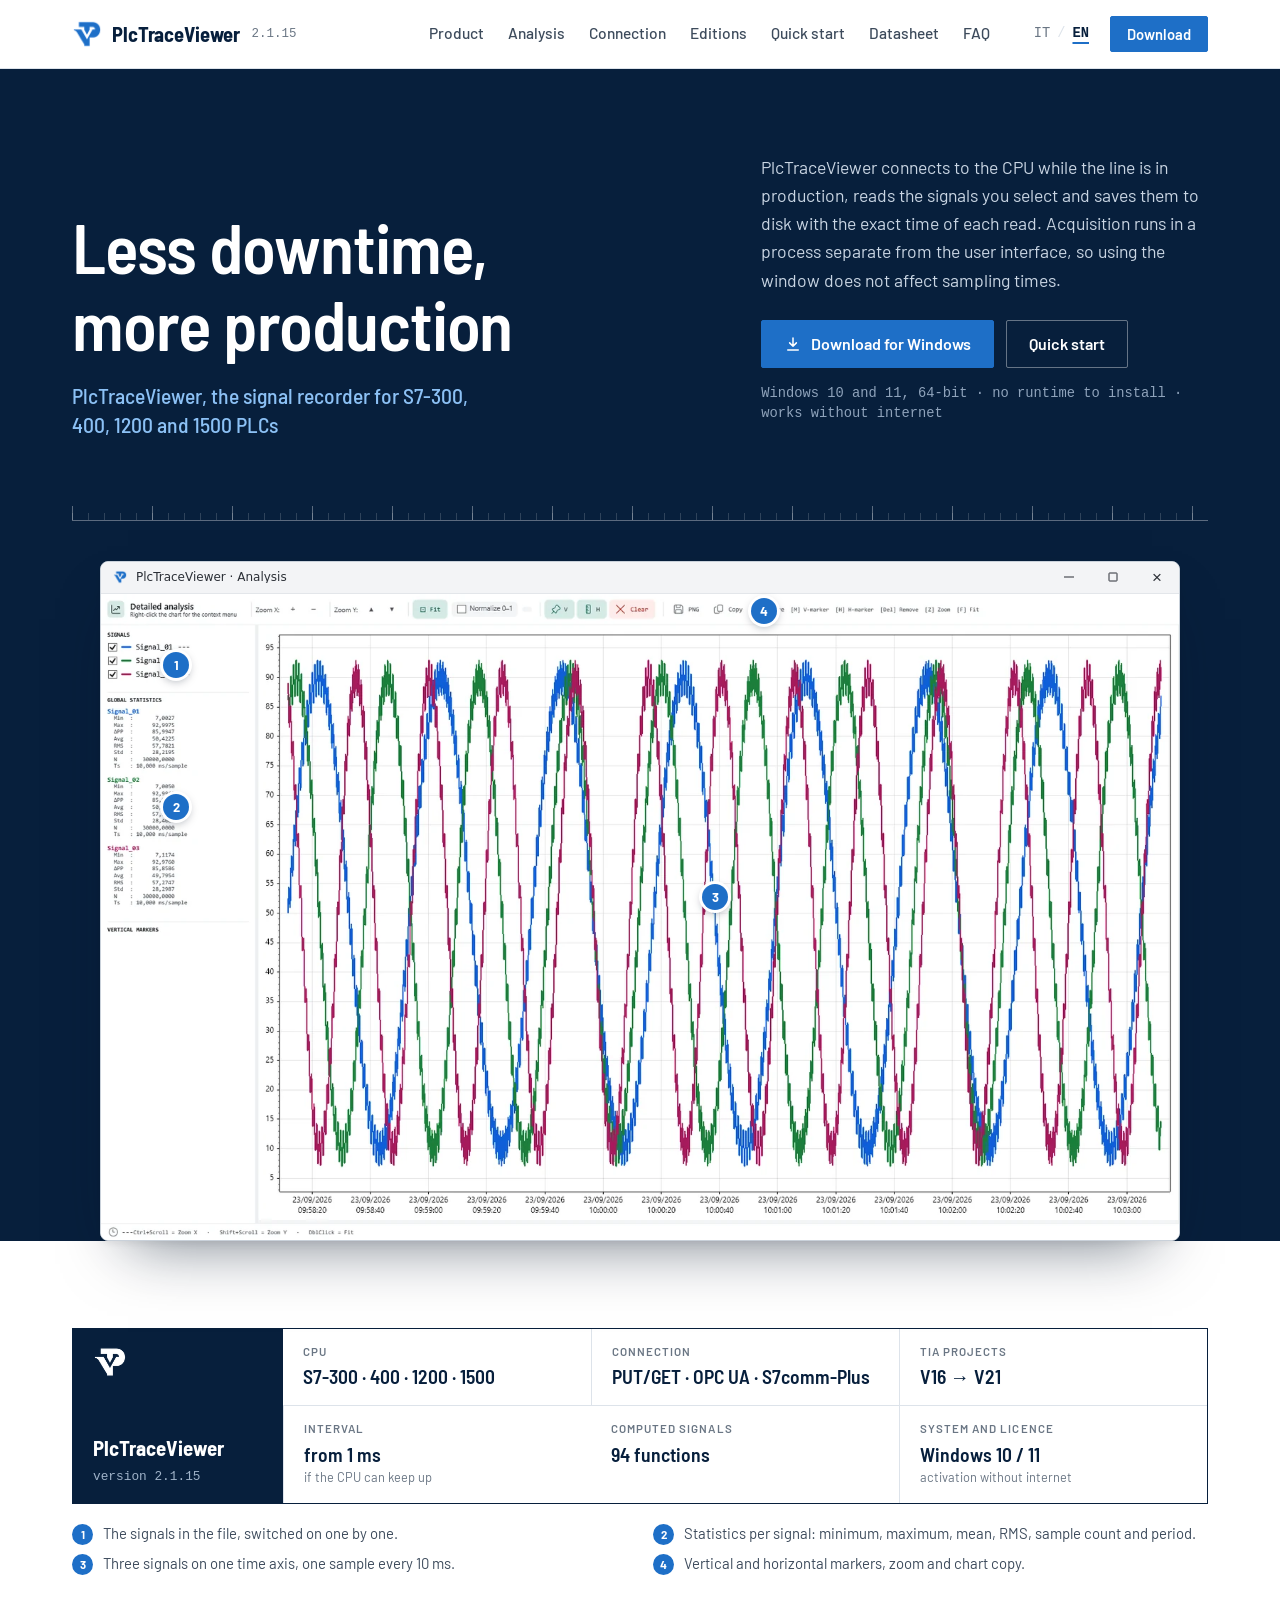
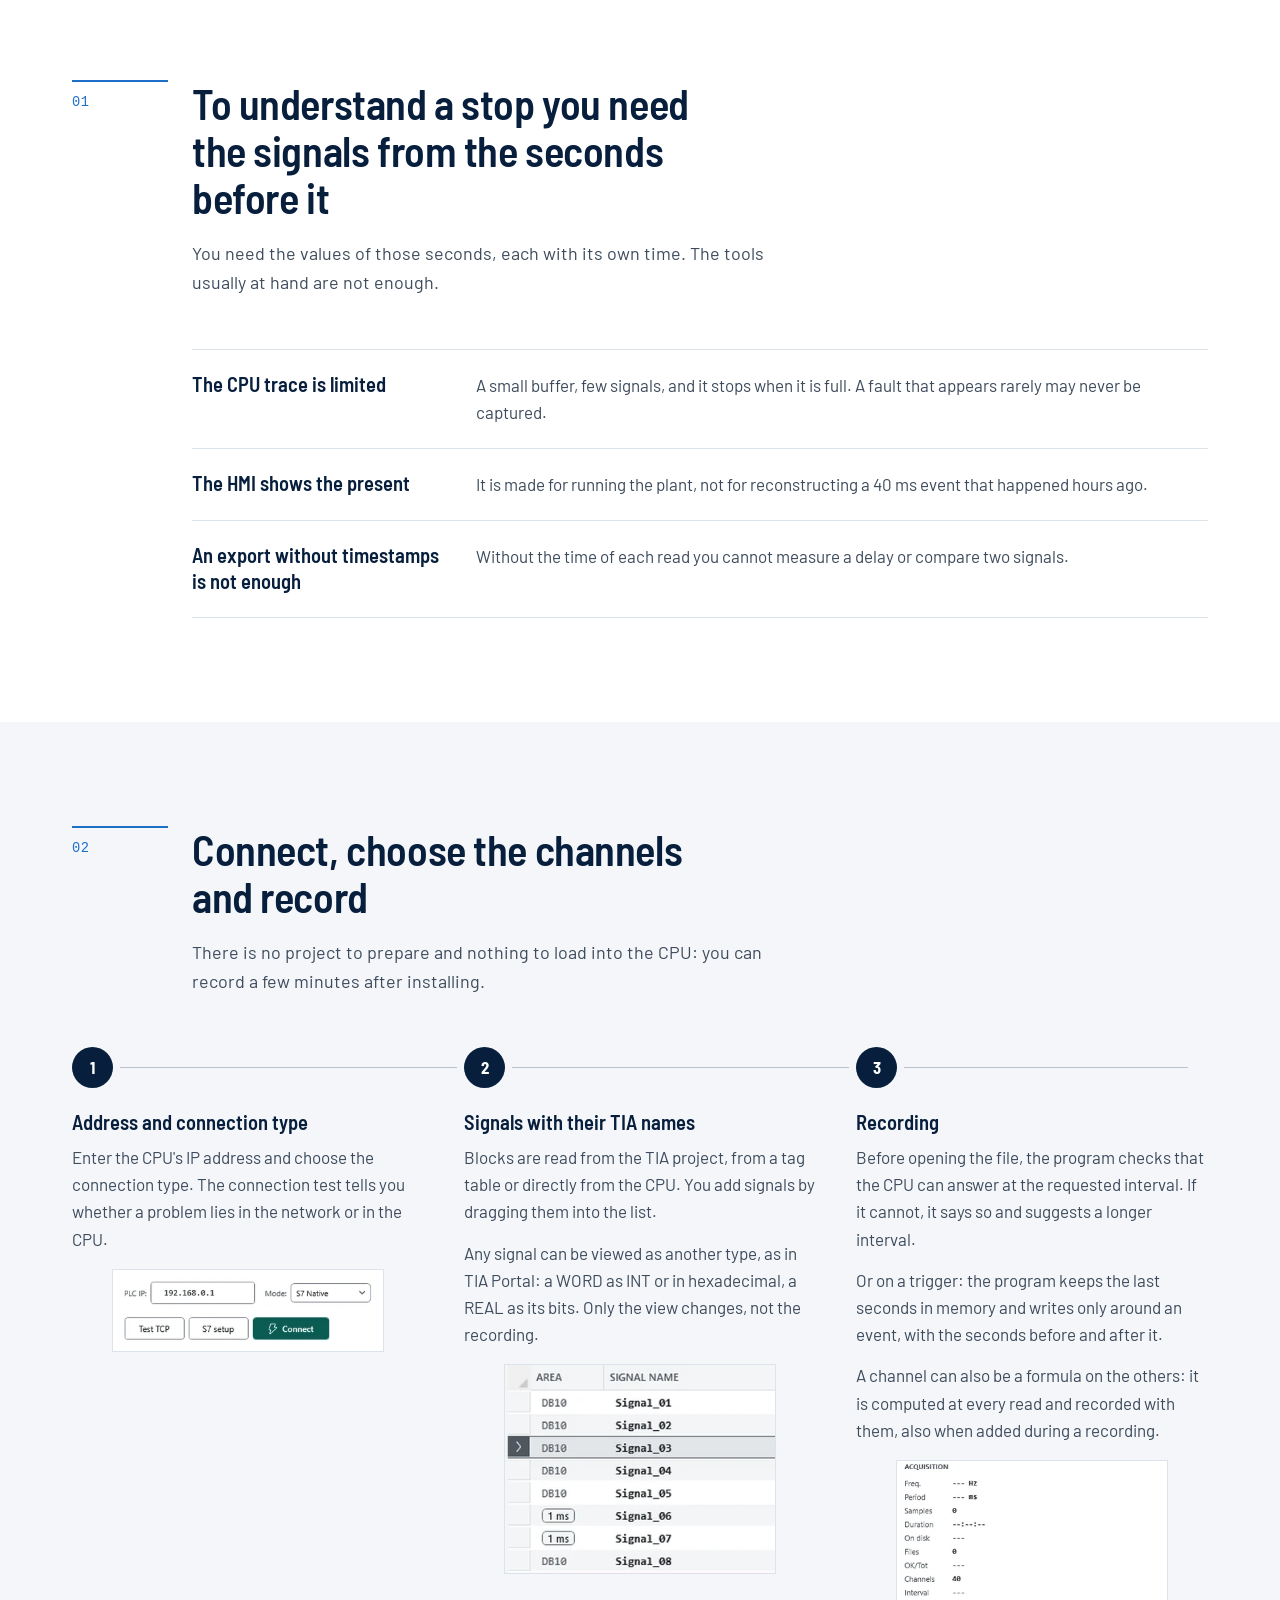
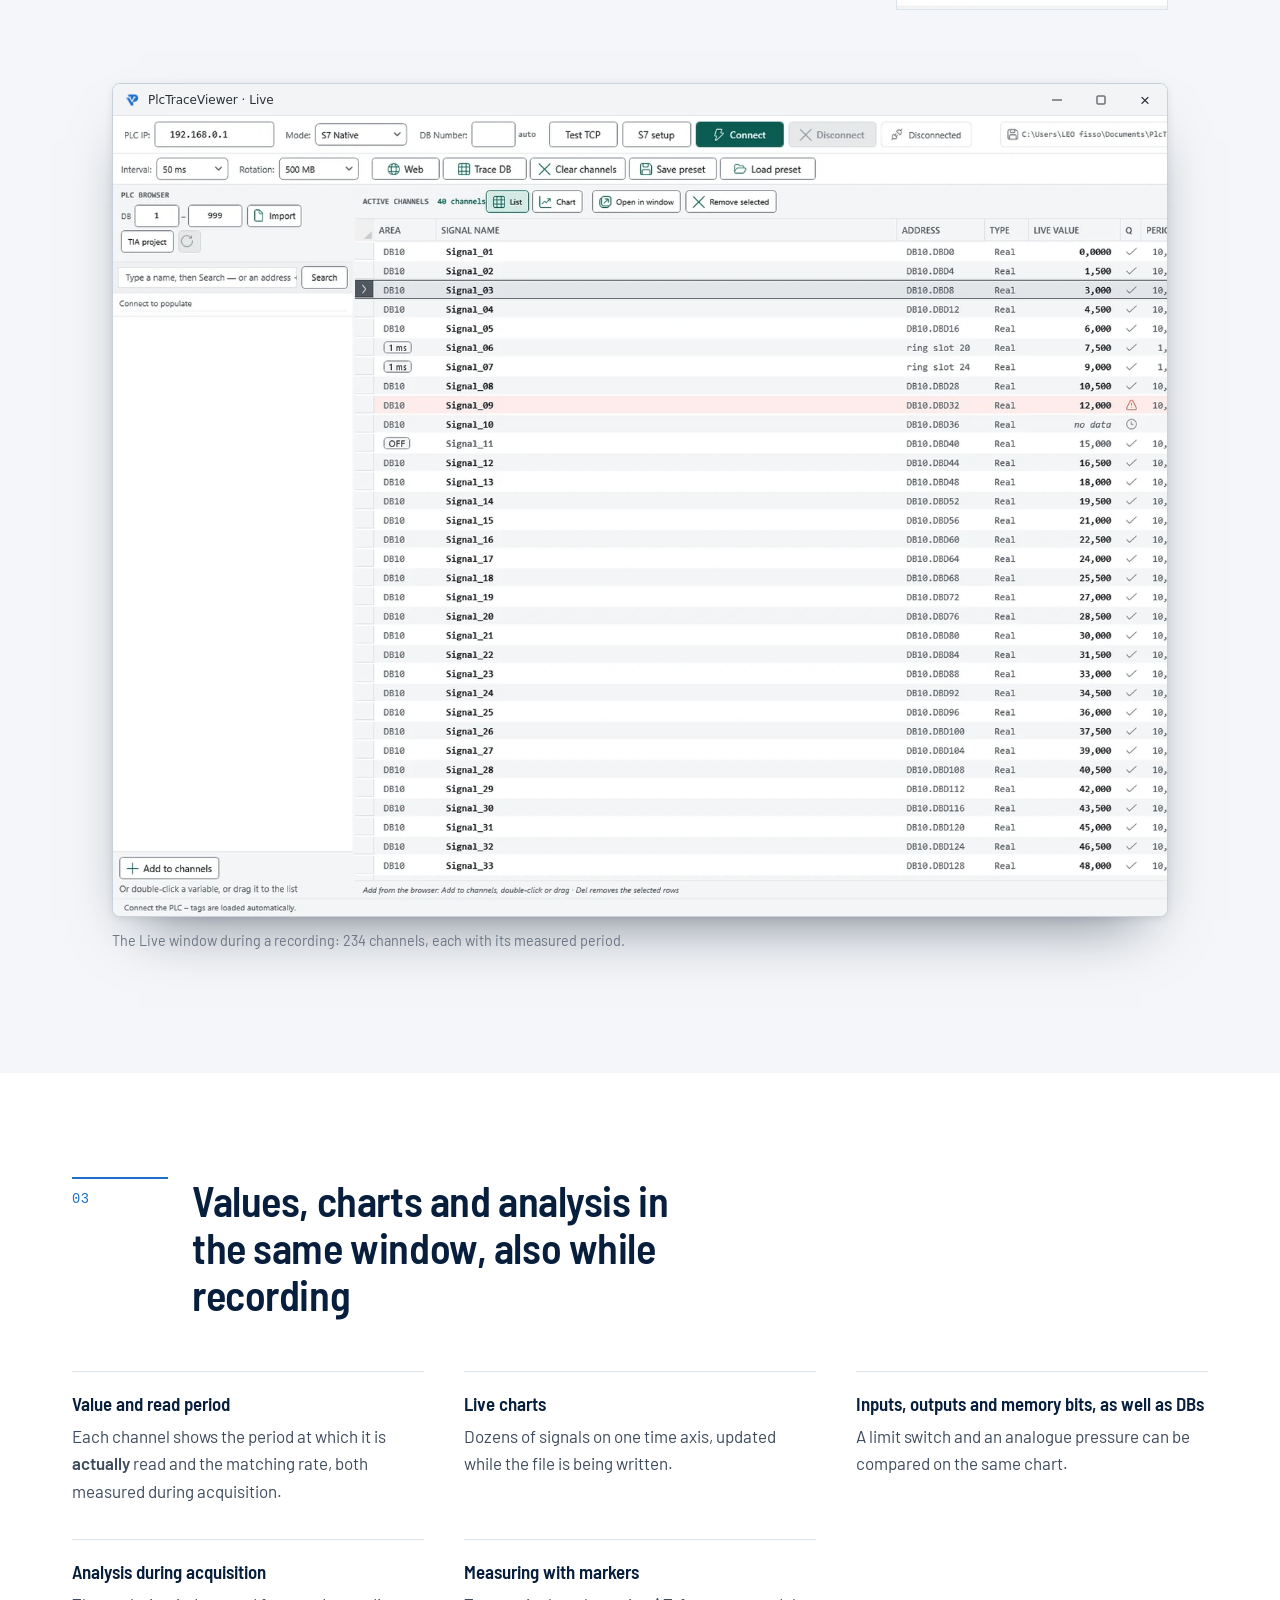
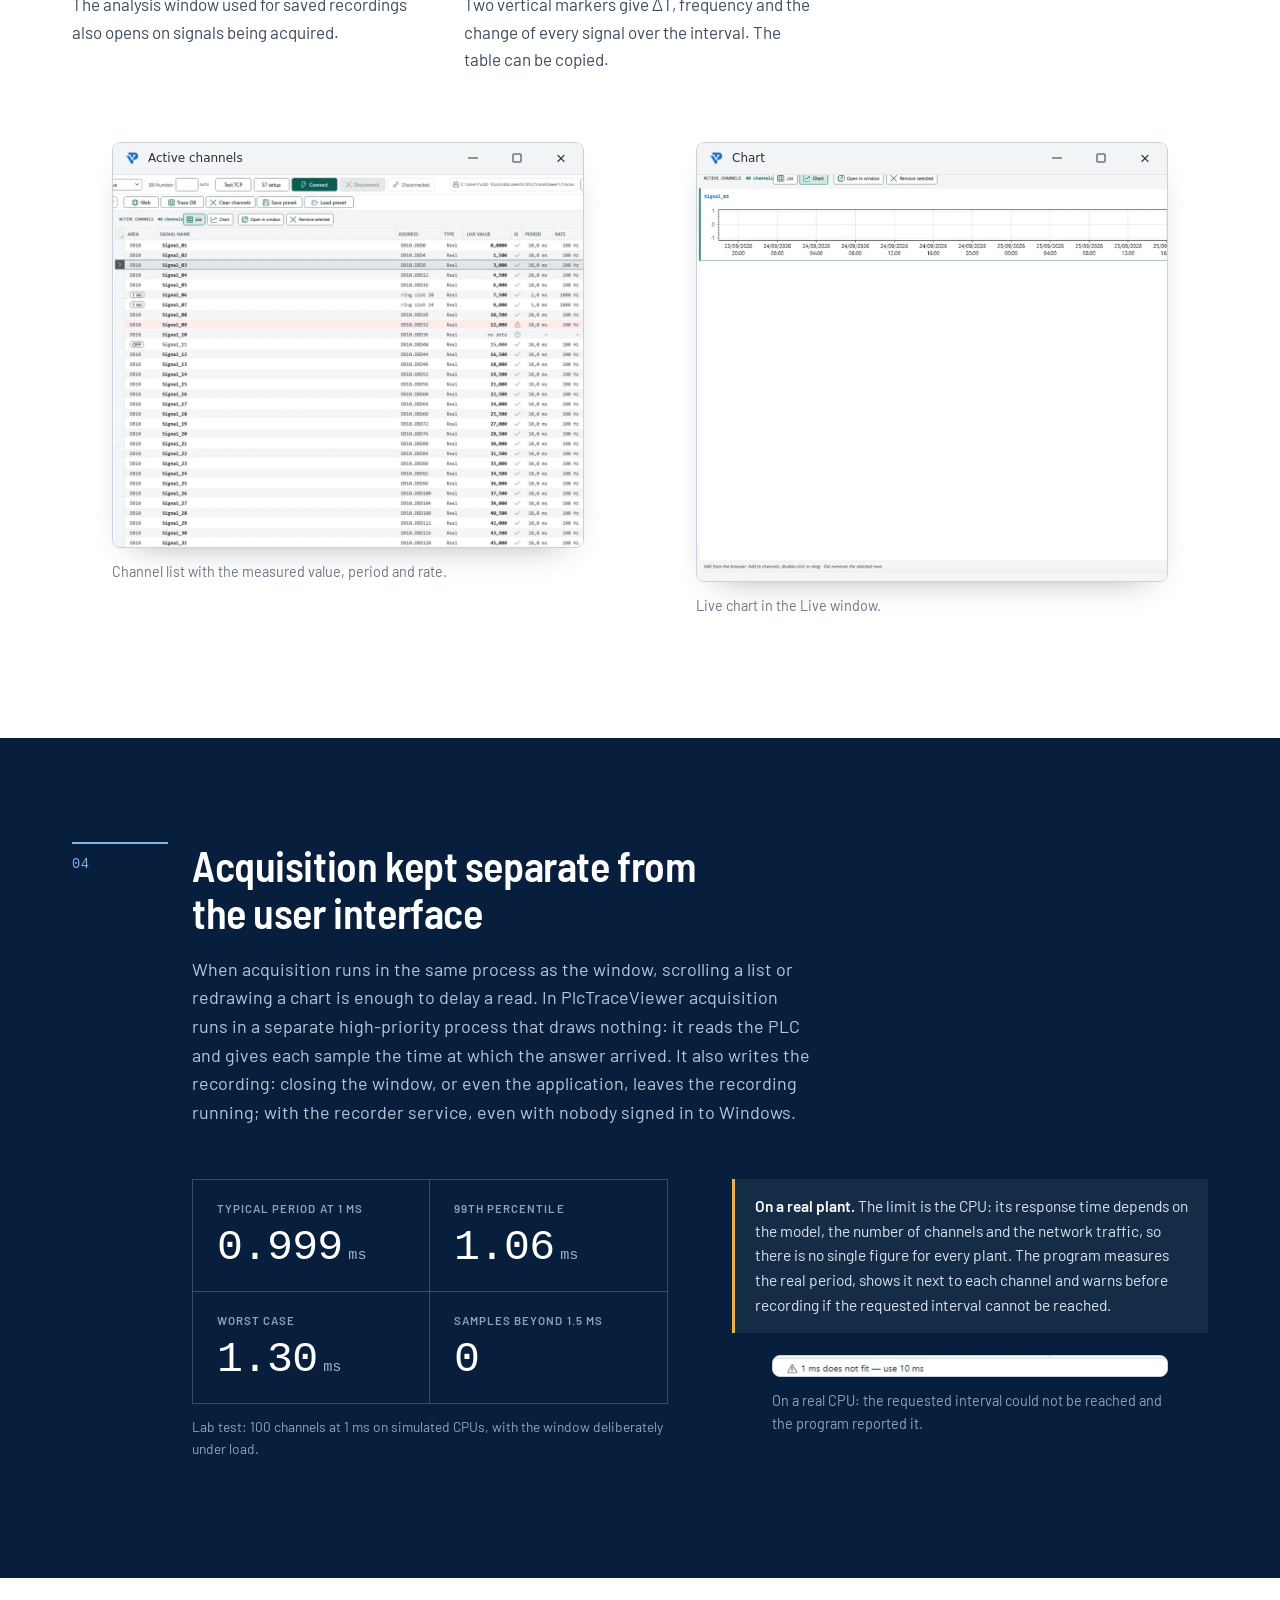
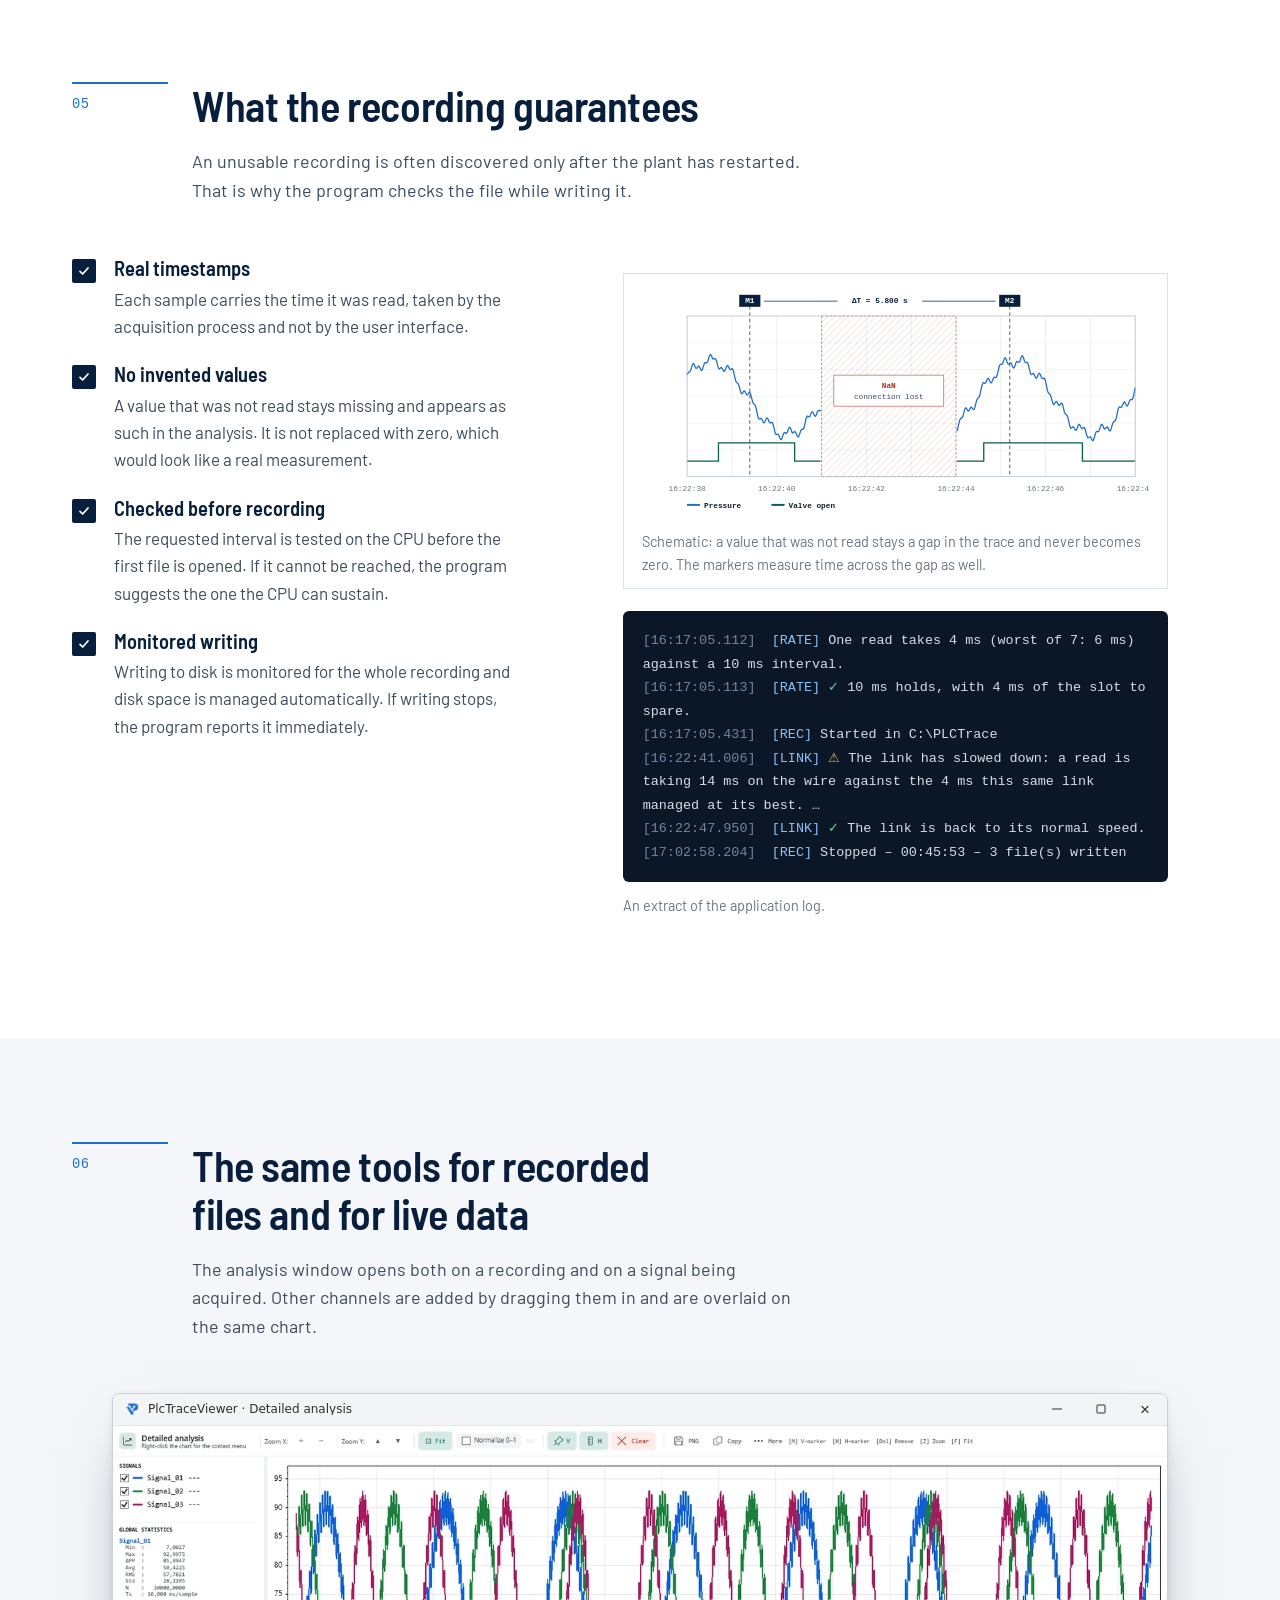
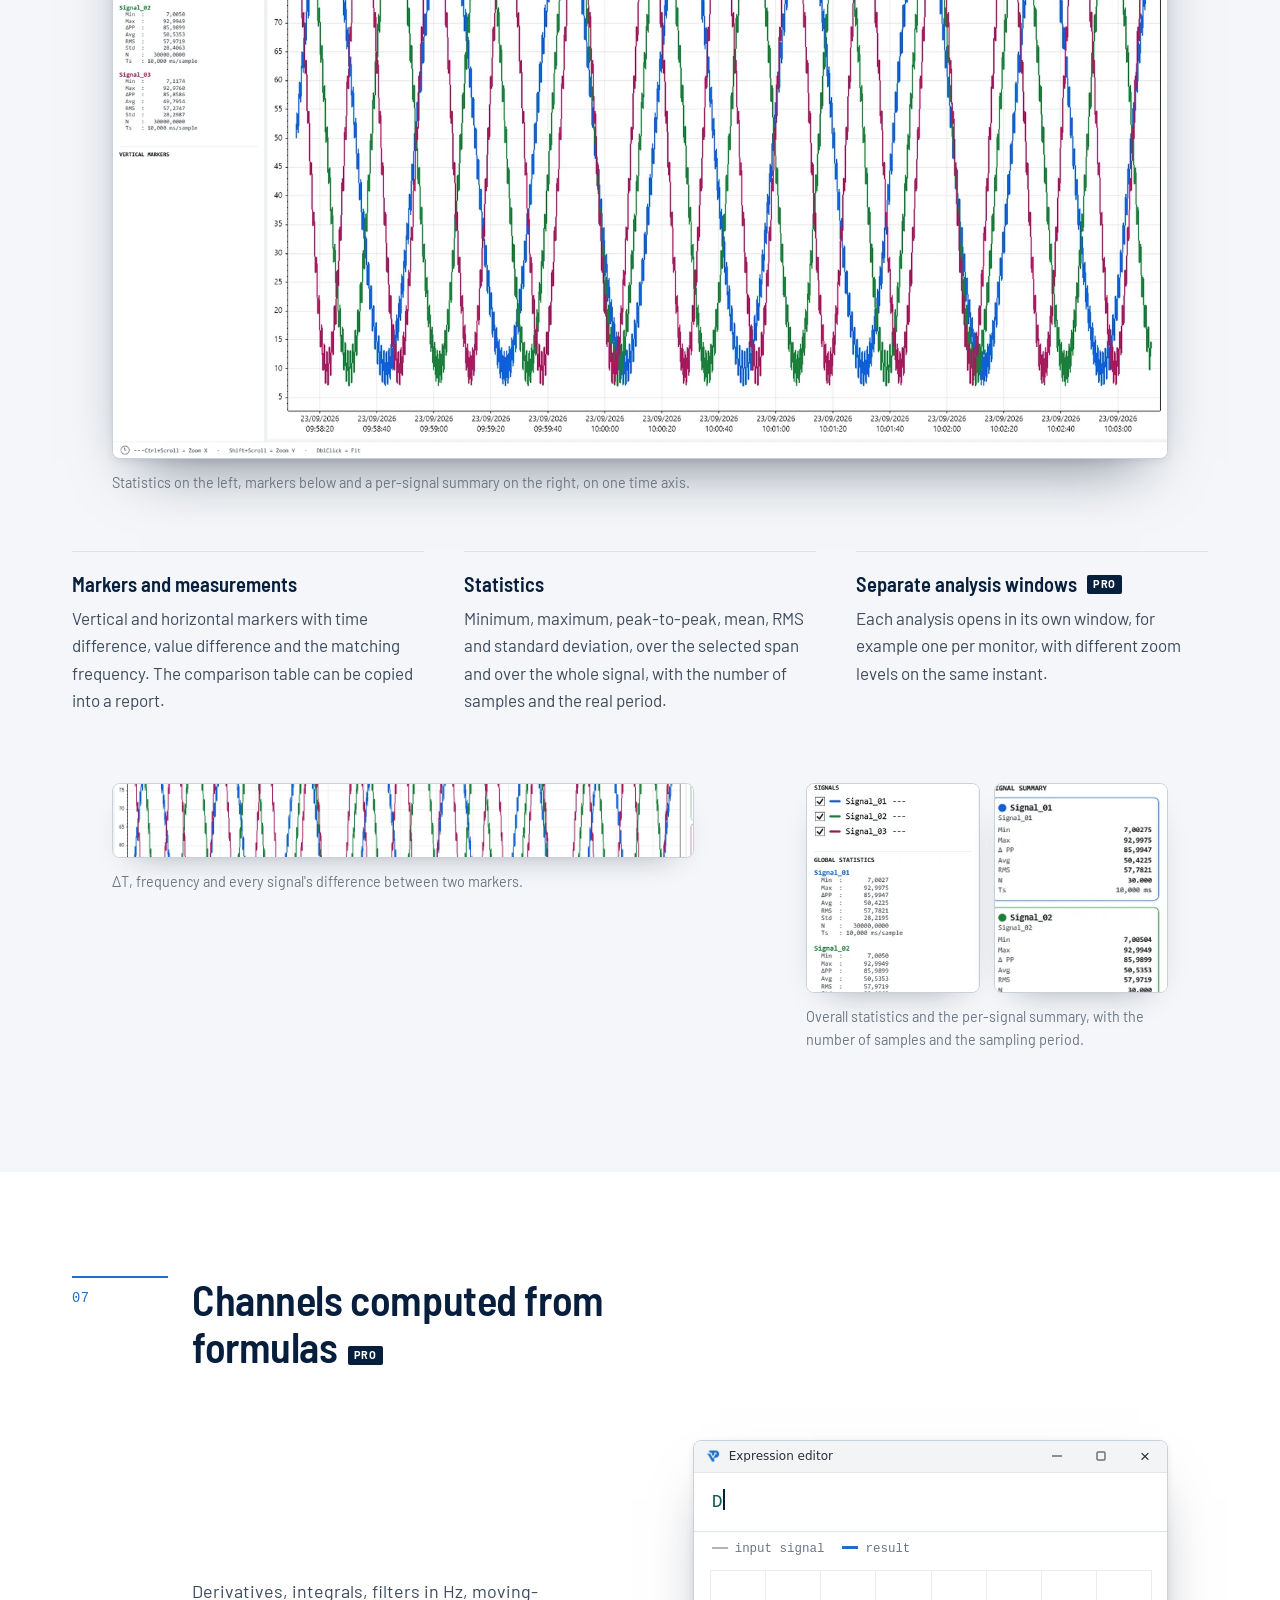
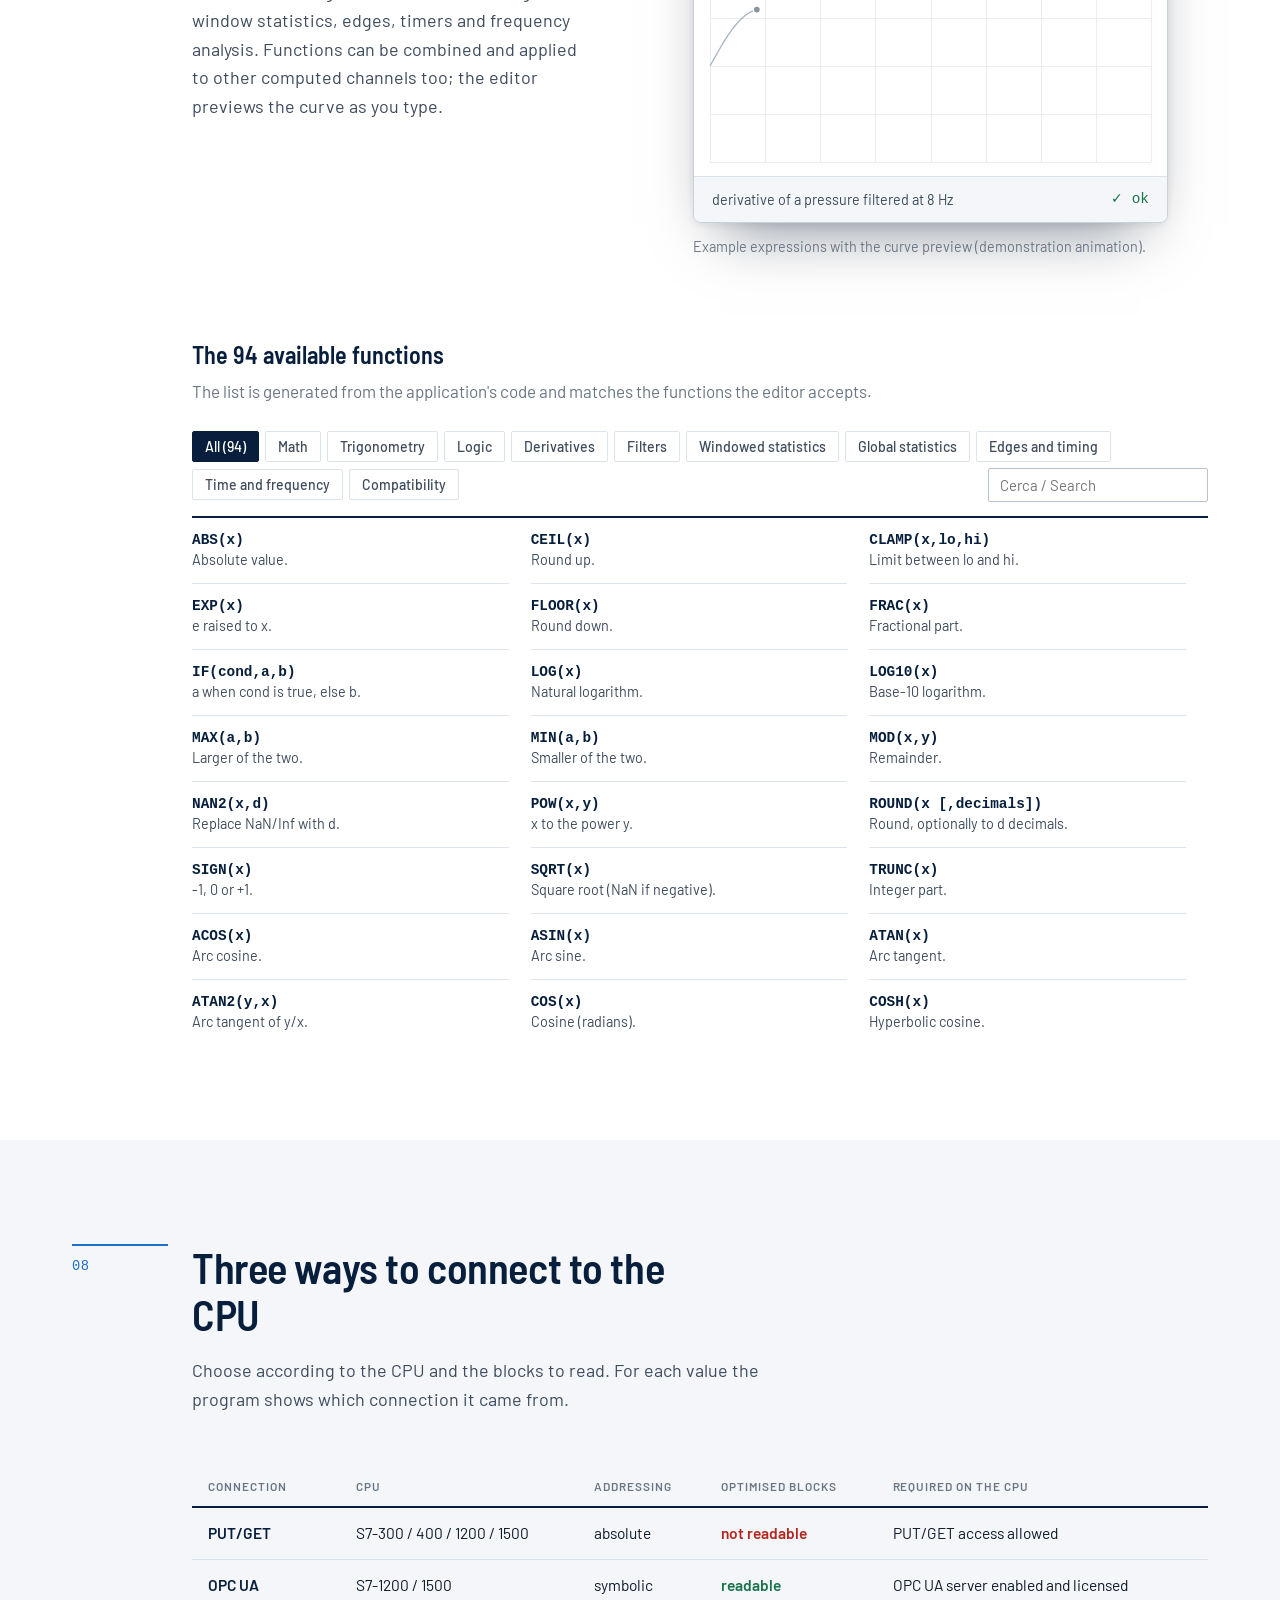
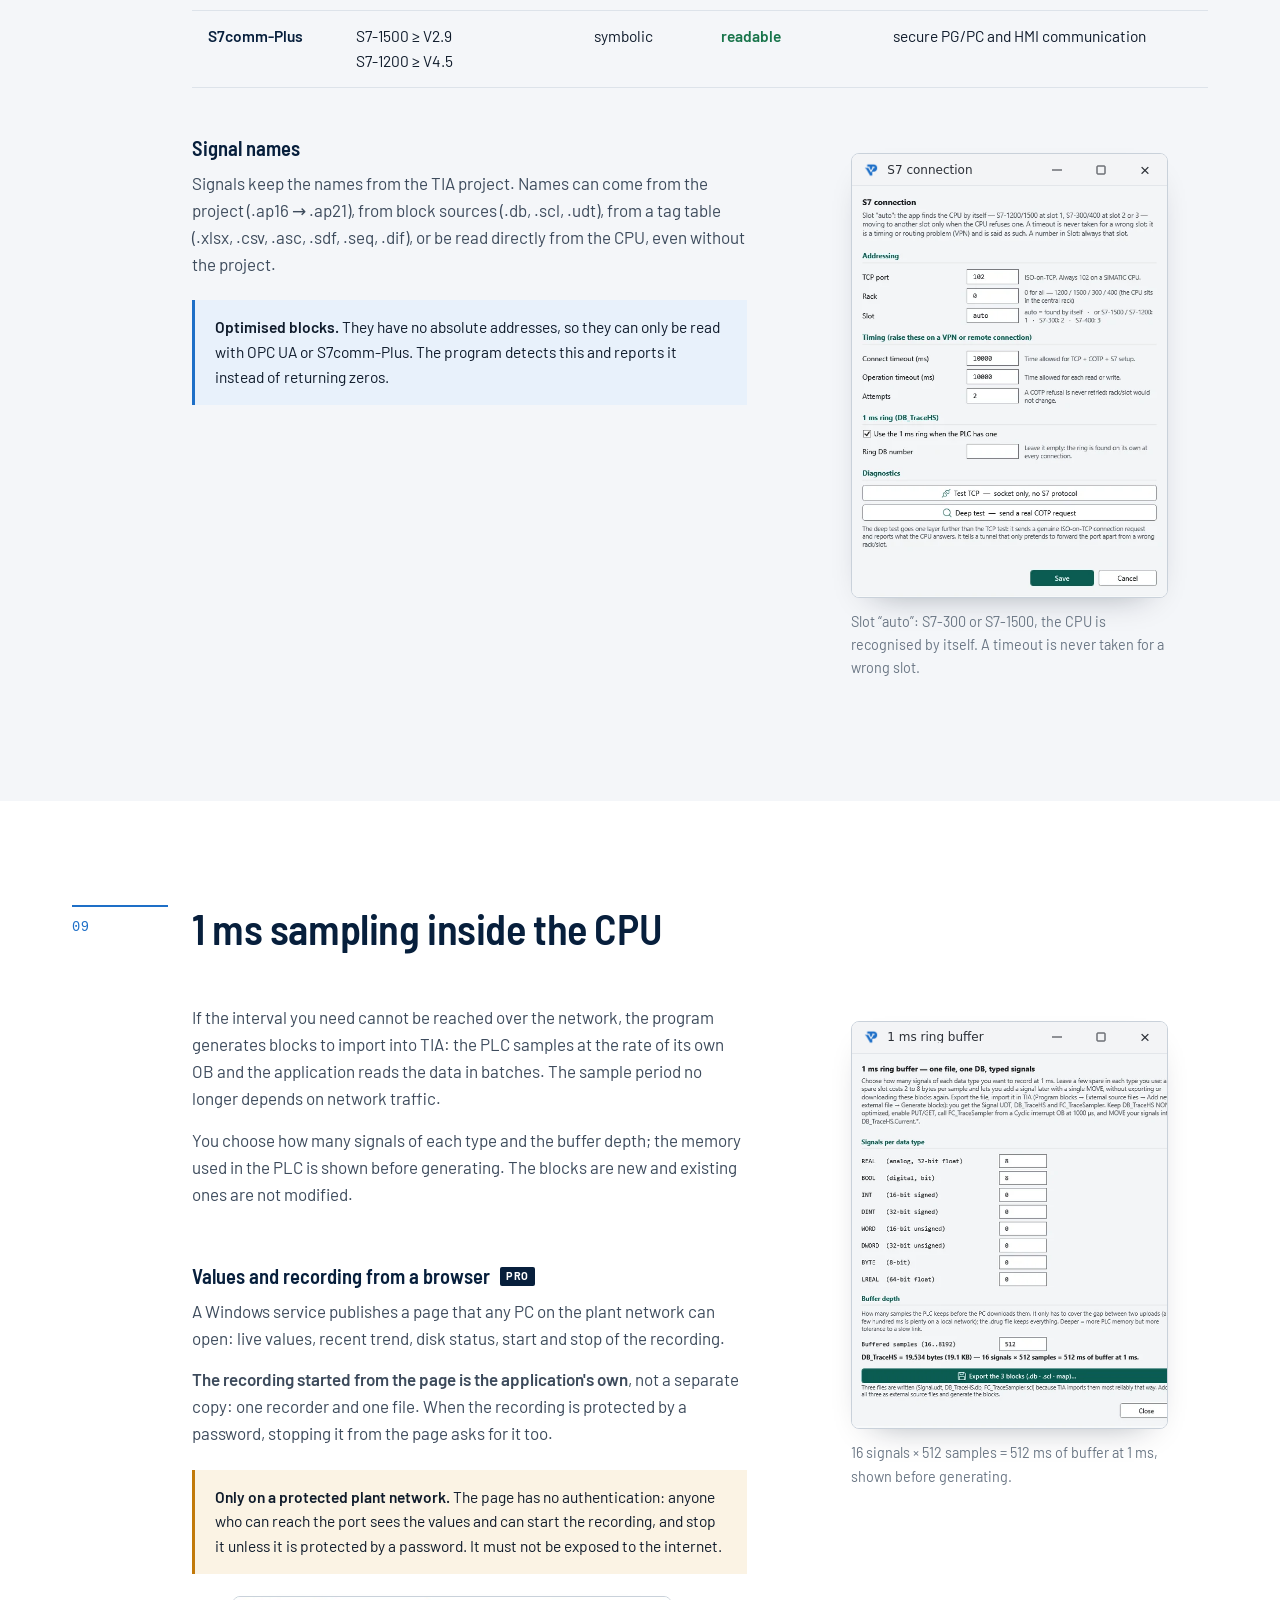
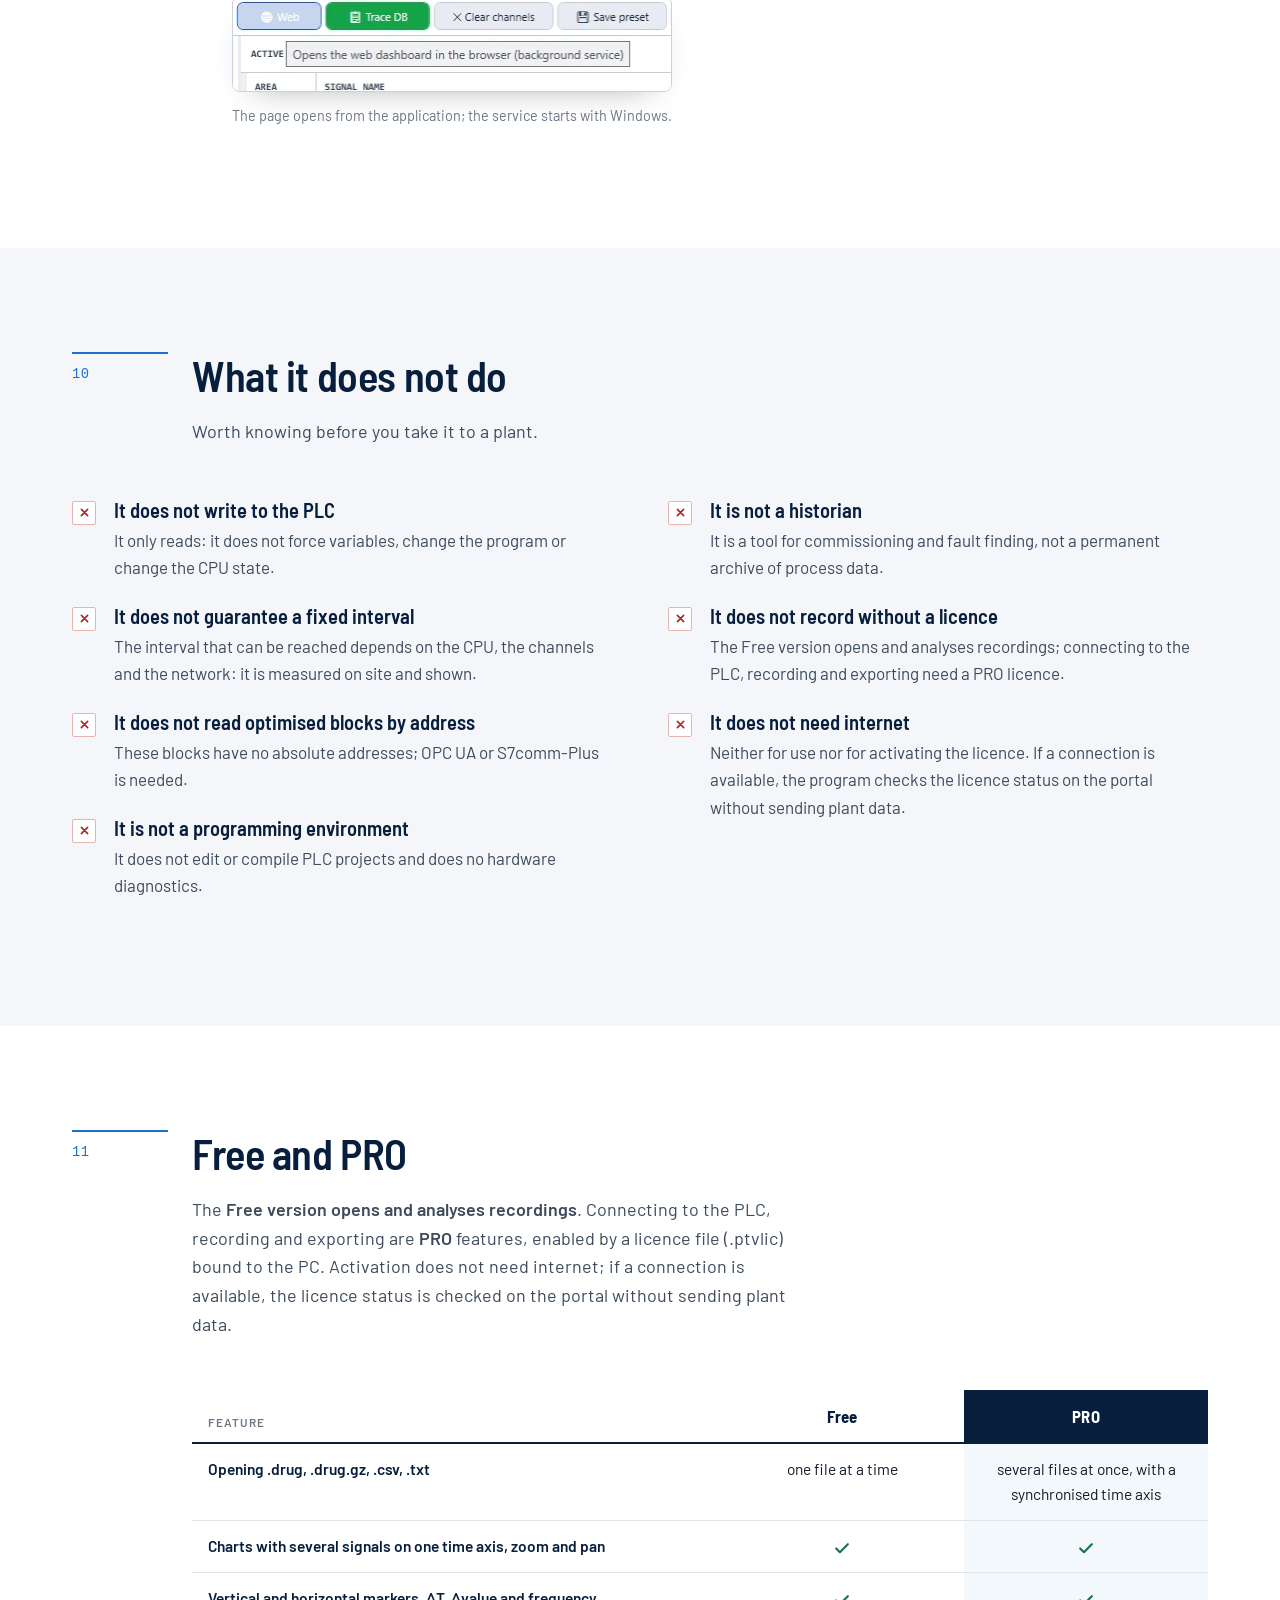
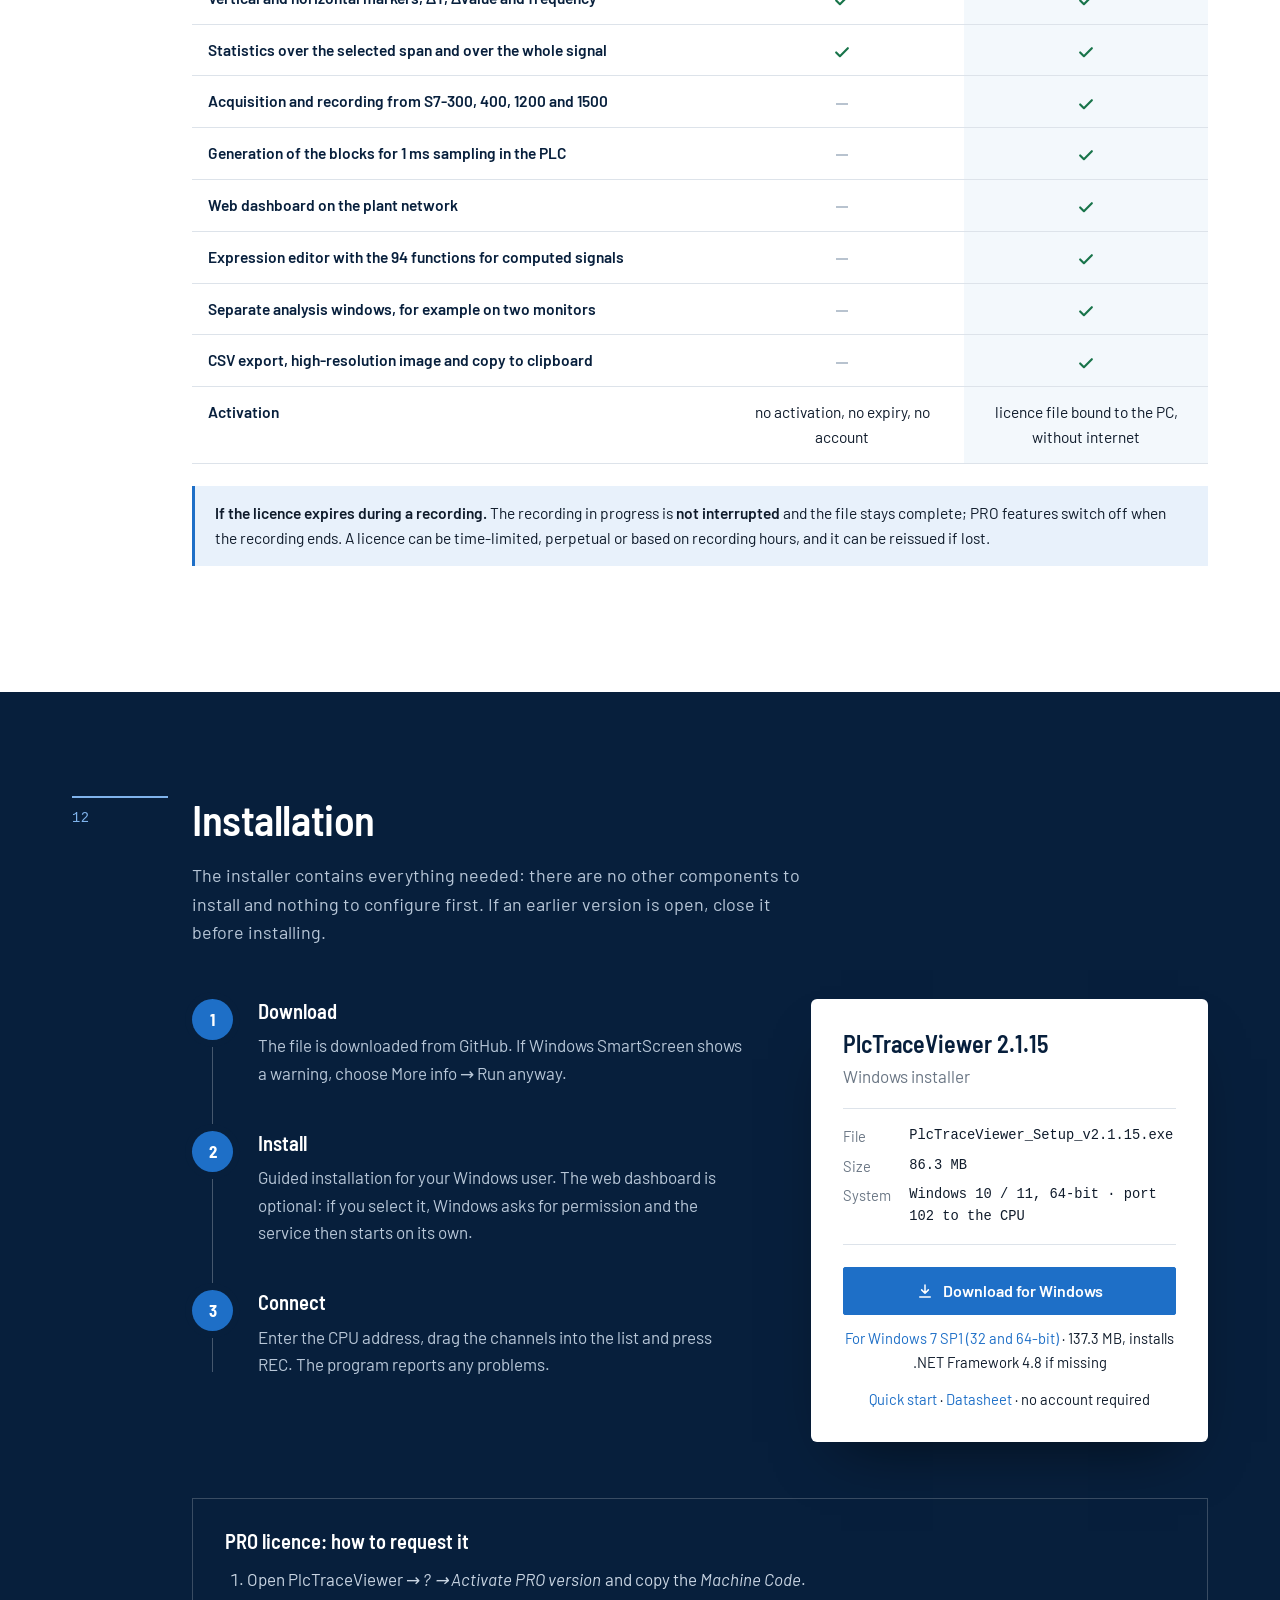
<file: index.html>
<!DOCTYPE html>
<html lang="it">
<head>
<meta charset="UTF-8">
<meta name="viewport" content="width=device-width,initial-scale=1">
<title>PlcTraceViewer · registrazione e analisi di segnali per PLC S7</title>
<meta name="description" content="Registratore e analizzatore di segnali per PLC S7-300, 400, 1200 e 1500. Acquisizione in un processo separato, ora di lettura reale per ogni campione, valori mancanti mai sostituiti con zero.">
<meta name="theme-color" content="#071f3c">
<meta name="author" content="Leonardo Dogariu">
<link rel="canonical" href="https://leo25122.github.io/PlcTraceViewer-site/">
<meta property="og:type" content="website">
<meta property="og:title" content="PlcTraceViewer · registrazione e analisi di segnali per PLC S7">
<meta property="og:description" content="Registra i segnali dei PLC S7 con l'ora esatta di ogni lettura e analizzali con marker, statistiche e canali calcolati.">
<meta property="og:image" content="https://leo25122.github.io/PlcTraceViewer-site/assets/img/analysis.webp">
<meta property="og:url" content="https://leo25122.github.io/PlcTraceViewer-site/">
<meta name="twitter:card" content="summary_large_image">
<link rel="icon" type="image/png" sizes="32x32" href="assets/favicon-32.png">
<link rel="icon" type="image/png" sizes="256x256" href="assets/favicon-256.png">
<link rel="apple-touch-icon" href="assets/apple-touch-icon.png">
<link rel="preconnect" href="https://fonts.googleapis.com">
<link rel="preconnect" href="https://fonts.gstatic.com" crossorigin>
<link href="https://fonts.googleapis.com/css2?family=Barlow:wght@400;500;600&amp;family=Barlow+Semi+Condensed:wght@500;600;700&amp;display=swap" rel="stylesheet">
<link rel="stylesheet" href="assets/css/site.css?v=20261011d">
<script type="application/ld+json">
{
  "@context":"https://schema.org",
  "@type":"SoftwareApplication",
  "name":"PlcTraceViewer",
  "applicationCategory":"EngineeringApplication",
  "operatingSystem":"Windows 10, Windows 11 (64-bit); Windows 7 SP1 (32/64-bit, separate setup)",
  "softwareVersion":"2.1.15",
  "author":{"@type":"Person","name":"Leonardo Dogariu"},
  "description":"Signal recorder and analyser for S7-300, 400, 1200 and 1500 PLCs: acquisition over PUT/GET, OPC UA and S7comm-Plus, recording with the real read time of every sample, analysis with markers, statistics and 94 functions for computed signals.",
  "offers":{"@type":"Offer","price":"0","priceCurrency":"EUR","description":"Free edition; PRO features enabled by a licence file, activated without internet"}
}
</script>
</head>
<body>

<header class="top">
  <div class="wrap">
    <a class="brand" href="index.html"><img src="assets/img/ptv-mark-64.png" width="30" height="30" alt=""><span>PlcTraceViewer</span><small>2.1.15</small></a>
    <nav>
      <a href="#prodotto" data-it>Prodotto</a><a href="#prodotto" data-en>Product</a>
      <a href="#analisi" data-it>Analisi</a><a href="#analisi" data-en>Analysis</a>
      <a href="#collegamento" data-it>Collegamento</a><a href="#collegamento" data-en>Connection</a>
      <a href="#edizioni" data-it>Edizioni</a><a href="#edizioni" data-en>Editions</a>
      <a href="quickstart.html" data-it>Guida rapida</a><a href="quickstart.html" data-en>Quick start</a>
      <a href="datasheet.html" data-it>Scheda tecnica</a><a href="datasheet.html" data-en>Datasheet</a>
      <a href="faq.html">FAQ</a>
    </nav>
    <div class="tools">
      <div class="lang" role="group" aria-label="Lingua / Language">
        <button type="button" data-lang-btn="it" aria-pressed="true">IT</button><span>/</span><button type="button" data-lang-btn="en" aria-pressed="false">EN</button>
      </div>
      <a class="btn btn-sm" href="#download"><span data-it>Scarica</span><span data-en>Download</span></a>
      <button class="menu-btn" type="button" data-menu aria-expanded="false">Menu</button>
    </div>
  </div>
  <div class="menu">
    <a href="#prodotto" data-it>Prodotto</a><a href="#prodotto" data-en>Product</a>
    <a href="#velocita" data-it>Velocità</a><a href="#velocita" data-en>Speed</a>
    <a href="#analisi" data-it>Analisi</a><a href="#analisi" data-en>Analysis</a>
    <a href="#calcolati" data-it>Segnali calcolati</a><a href="#calcolati" data-en>Computed signals</a>
    <a href="#collegamento" data-it>Collegamento</a><a href="#collegamento" data-en>Connection</a>
    <a href="#limiti" data-it>Cosa non fa</a><a href="#limiti" data-en>What it does not do</a>
    <a href="#edizioni" data-it>Edizioni</a><a href="#edizioni" data-en>Editions</a>
    <a href="#download">Download</a>
    <a href="quickstart.html" data-it>Guida rapida</a><a href="quickstart.html" data-en>Quick start</a>
    <a href="datasheet.html" data-it>Scheda tecnica</a><a href="datasheet.html" data-en>Datasheet</a>
    <a href="faq.html">FAQ</a>
  </div>
</header>

<main id="top">

<!-- Opening -->
<section class="hero">
  <div class="wrap">
    <div class="hero-grid">
      <div>
        <h1 data-it>Meno fermi, più produzione</h1>
        <h1 data-en>Less downtime, more production</h1>
        <p class="tagline" data-it>PlcTraceViewer, il registratore di segnali per PLC S7-300, 400, 1200 e 1500</p>
        <p class="tagline" data-en>PlcTraceViewer, the signal recorder for S7-300, 400, 1200 and 1500 PLCs</p>
      </div>
      <div>
        <p class="lead" data-it>PlcTraceViewer si collega alla CPU con la linea in produzione, legge i segnali che scegli e li salva su disco con l'ora esatta di ogni lettura. L'acquisizione gira in un processo separato dall'interfaccia, quindi l'uso della finestra non influisce sui tempi di campionamento.</p>
        <p class="lead" data-en>PlcTraceViewer connects to the CPU while the line is in production, reads the signals you select and saves them to disk with the exact time of each read. Acquisition runs in a process separate from the user interface, so using the window does not affect sampling times.</p>
        <div class="actions">
          <a class="btn" href="#download">
            <svg viewBox="0 0 24 24" fill="none" stroke="currentColor" stroke-width="2" stroke-linecap="round" stroke-linejoin="round"><path d="M12 4v11m0 0 4.5-4.5M12 15l-4.5-4.5M5 20h14"/></svg>
            <span data-it>Scarica per Windows</span><span data-en>Download for Windows</span>
          </a>
          <a class="btn-line" href="quickstart.html"><span data-it>Guida rapida</span><span data-en>Quick start</span></a>
        </div>
        <p class="req" data-it>Windows 10 e 11 a 64 bit · nessun runtime da installare · funziona senza internet</p>
        <p class="req" data-en>Windows 10 and 11, 64-bit · no runtime to install · works without internet</p>
      </div>
    </div>
    <div class="ruler" aria-hidden="true"></div>
    <figure class="hero-shot">
        <div class="win callouts">
          <div class="win-bar"><img src="assets/img/ptv-mark-64.png" alt=""><span data-it>PlcTraceViewer · Analisi</span><span data-en>PlcTraceViewer · Analysis</span><span class="c"><i></i><i></i><i></i></span></div>
          <div style="position:relative" data-zoom="assets/img/analysis.webp">
            <img src="assets/img/analysis.webp" width="1516" height="908" decoding="async"
                 alt="PlcTraceViewer analysis window: signal list, global statistics, three signals on one time axis and the marker tools.">
            <button type="button" class="pin" data-pin="1" style="left:7%;top:11%" aria-label="1">1</button>
            <button type="button" class="pin" data-pin="2" style="left:7%;top:33%" aria-label="2">2</button>
            <button type="button" class="pin" data-pin="3" style="left:57%;top:47%" aria-label="3">3</button>
            <button type="button" class="pin" data-pin="4" style="left:61.5%;top:2.6%" aria-label="4">4</button>
          </div>
        </div>
      </figure>
  </div>
</section>

<!-- Rating plate -->
<section class="plate-sec">
  <div class="wrap">
    <dl class="plate">
      <div class="id"><img src="assets/img/ptv-mark-64.png" alt=""><div><b>PlcTraceViewer</b><span><span data-it>versione</span><span data-en>version</span> 2.1.15</span></div></div>
      <div><dt>CPU</dt><dd>S7-300 · 400 · 1200 · 1500</dd></div>
      <div><dt data-it>Collegamento</dt><dt data-en>Connection</dt><dd>PUT/GET · OPC UA · S7comm-Plus</dd></div>
      <div><dt data-it>Progetti TIA</dt><dt data-en>TIA projects</dt><dd>V16 → V21</dd></div>
      <div><dt data-it>Intervallo</dt><dt data-en>Interval</dt><dd><span data-it>da 1 ms</span><span data-en>from 1 ms</span><small data-it>se la CPU riesce a rispondere</small><small data-en>if the CPU can keep up</small></dd></div>
      <div><dt data-it>Segnali calcolati</dt><dt data-en>Computed signals</dt><dd><span data-it>94 funzioni</span><span data-en>94 functions</span></dd></div>
      <div><dt data-it>Sistema e licenza</dt><dt data-en>System and licence</dt><dd>Windows 10 / 11<small data-it>attivazione senza internet</small><small data-en>activation without internet</small></dd></div>
    </dl>
    <ol class="legend">
      <li data-n="1"><b>1</b><span data-it>Segnali del file, attivabili uno per uno.</span><span data-en>The signals in the file, switched on one by one.</span></li>
      <li data-n="2"><b>2</b><span data-it>Statistiche per segnale: minimo, massimo, media, RMS, numero di campioni e periodo.</span><span data-en>Statistics per signal: minimum, maximum, mean, RMS, sample count and period.</span></li>
      <li data-n="3"><b>3</b><span data-it>Tre segnali sullo stesso asse dei tempi, un campione ogni 10 ms.</span><span data-en>Three signals on one time axis, one sample every 10 ms.</span></li>
      <li data-n="4"><b>4</b><span data-it>Marker verticali e orizzontali, zoom e copia del grafico.</span><span data-en>Vertical and horizontal markers, zoom and chart copy.</span></li>
    </ol>
  </div>
</section>

<!-- 01 What it is for -->
<section class="sec" id="perche">
  <div class="wrap">
    <header class="sec-h">
      <span class="sec-n">01</span>
      <div>
        <h2 data-it>Per capire un fermo servono i segnali dei secondi precedenti</h2>
        <h2 data-en>To understand a stop you need the signals from the seconds before it</h2>
      </div>
      <p class="sec-lead" data-it>Servono i valori di quei secondi, ognuno con il suo tempo. Gli strumenti che di solito si hanno a disposizione non bastano.</p>
      <p class="sec-lead" data-en>You need the values of those seconds, each with its own time. The tools usually at hand are not enough.</p>
    </header>
    <div class="rows indent">
      <div>
        <h3 data-it>Il trace della CPU è limitato</h3><h3 data-en>The CPU trace is limited</h3>
        <p data-it>Buffer piccolo, pochi segnali e si ferma quando è pieno. Un guasto che si presenta di rado può non essere catturato.</p>
        <p data-en>A small buffer, few signals, and it stops when it is full. A fault that appears rarely may never be captured.</p>
      </div>
      <div>
        <h3 data-it>L'HMI mostra il presente</h3><h3 data-en>The HMI shows the present</h3>
        <p data-it>Serve per condurre l'impianto, non per ricostruire un evento di 40 ms avvenuto ore prima.</p>
        <p data-en>It is made for running the plant, not for reconstructing a 40 ms event that happened hours ago.</p>
      </div>
      <div>
        <h3 data-it>Un export senza tempi non basta</h3><h3 data-en>An export without timestamps is not enough</h3>
        <p data-it>Senza l'istante di ogni lettura non si può misurare un ritardo né confrontare due segnali.</p>
        <p data-en>Without the time of each read you cannot measure a delay or compare two signals.</p>
      </div>
    </div>
  </div>
</section>

<!-- 02 How it works -->
<section class="sec alt" id="prodotto">
  <div class="wrap">
    <header class="sec-h">
      <span class="sec-n">02</span>
      <div>
        <h2 data-it>Ti colleghi, scegli i canali e registri</h2>
        <h2 data-en>Connect, choose the channels and record</h2>
      </div>
      <p class="sec-lead" data-it>Non serve preparare un progetto né caricare blocchi nella CPU: si può registrare pochi minuti dopo l'installazione.</p>
      <p class="sec-lead" data-en>There is no project to prepare and nothing to load into the CPU: you can record a few minutes after installing.</p>
    </header>
    <ol class="process">
      <li>
        <div class="node">1</div>
        <h3 data-it>Indirizzo e tipo di collegamento</h3><h3 data-en>Address and connection type</h3>
        <p data-it>Inserisci l'indirizzo IP della CPU e scegli il tipo di collegamento. Il test di connessione indica se un problema dipende dalla rete o dalla CPU.</p>
        <p data-en>Enter the CPU's IP address and choose the connection type. The connection test tells you whether a problem lies in the network or in the CPU.</p>
        <figure class="thumb thumb-fit" data-zoom="assets/img/app-toolbar.webp">
          <img src="assets/img/app-toolbar-connect.webp" width="392" height="118" loading="lazy" decoding="async" alt="PlcTraceViewer toolbar: PLC IP address, connection mode, Test TCP, S7 setup and Connect.">
        </figure>
      </li>
      <li>
        <div class="node">2</div>
        <h3 data-it>I segnali con i nomi di TIA</h3><h3 data-en>Signals with their TIA names</h3>
        <p data-it>I blocchi si leggono dal progetto TIA, da una tabella dei tag o direttamente dalla CPU. I segnali si aggiungono trascinandoli nell'elenco.</p>
        <p data-en>Blocks are read from the TIA project, from a tag table or directly from the CPU. You add signals by dragging them into the list.</p>
        <p data-it>Ogni segnale si può guardare come un altro tipo, come in TIA Portal: una WORD come INT o in esadecimale, un REAL nei suoi bit. Cambia solo la vista, non la registrazione.</p>
        <p data-en>Any signal can be viewed as another type, as in TIA Portal: a WORD as INT or in hexadecimal, a REAL as its bits. Only the view changes, not the recording.</p>
        <figure class="thumb clip" data-zoom="assets/img/app-tree.webp">
          <img src="assets/img/app-tree.webp" width="336" height="1023" loading="lazy" decoding="async" alt="The data-block browser of PlcTraceViewer listing the PLC's data blocks read from the CPU.">
        </figure>
      </li>
      <li>
        <div class="node">3</div>
        <h3 data-it>Registrazione</h3><h3 data-en>Recording</h3>
        <p data-it>Prima di aprire il file, il programma verifica che la CPU riesca a rispondere all'intervallo richiesto. Se non ci riesce, lo segnala e propone un intervallo più lungo.</p>
        <p data-en>Before opening the file, the program checks that the CPU can answer at the requested interval. If it cannot, it says so and suggests a longer interval.</p>
        <p data-it>Oppure su un trigger: il programma tiene in memoria gli ultimi secondi e scrive solo intorno a un evento, con i secondi prima e dopo.</p>
        <p data-en>Or on a trigger: the program keeps the last seconds in memory and writes only around an event, with the seconds before and after it.</p>
        <p data-it>Un canale può anche essere una formula sugli altri: si calcola a ogni lettura e si registra con loro, anche se aggiunto a registrazione avviata.</p>
        <p data-en>A channel can also be a formula on the others: it is computed at every read and recorded with them, also when added during a recording.</p>
        <figure class="thumb" data-zoom="assets/img/app-acquisition.webp">
          <img src="assets/img/app-acquisition.webp" width="397" height="218" loading="lazy" decoding="async" alt="Acquisition panel: frequency, period, samples, duration, channels and interval.">
        </figure>
      </li>
    </ol>

    <figure class="fig">
      <div class="win">
        <div class="win-bar"><img src="assets/img/ptv-mark-64.png" alt=""><span>PlcTraceViewer · Live</span><span class="c"><i></i><i></i><i></i></span></div>
        <picture data-zoom="assets/img/app-workspace.webp">
          <source srcset="assets/img/app-workspace.webp" type="image/webp">
          <img src="assets/img/app-workspace.png" width="1516" height="1150" loading="lazy" decoding="async" alt="The Live window of PlcTraceViewer recording 234 channels from an S7-1500 at 10 ms.">
        </picture>
      </div>
      <figcaption>
        <span data-it>La finestra Live durante una registrazione: 234 canali, ognuno con il periodo misurato.</span>
        <span data-en>The Live window during a recording: 234 channels, each with its measured period.</span>
      </figcaption>
    </figure>
  </div>
</section>

<!-- 03 The interface -->
<section class="sec" id="interfaccia">
  <div class="wrap">
    <header class="sec-h">
      <span class="sec-n">03</span>
      <div>
        <h2 data-it>Valori, grafici e analisi nella stessa finestra, anche durante la registrazione</h2>
        <h2 data-en>Values, charts and analysis in the same window, also while recording</h2>
      </div>
    </header>
    <dl class="ruled">
      <div>
        <dt data-it>Valore e periodo di lettura</dt><dt data-en>Value and read period</dt>
        <dd data-it>Per ogni canale sono indicati il periodo con cui viene <strong>effettivamente</strong> letto e la frequenza corrispondente, misurati durante l'acquisizione.</dd>
        <dd data-en>Each channel shows the period at which it is <strong>actually</strong> read and the matching rate, both measured during acquisition.</dd>
      </div>
      <div>
        <dt data-it>Grafici in tempo reale</dt><dt data-en>Live charts</dt>
        <dd data-it>Decine di segnali sullo stesso asse dei tempi, aggiornati mentre il file viene scritto.</dd>
        <dd data-en>Dozens of signals on one time axis, updated while the file is being written.</dd>
      </div>
      <div>
        <dt data-it>Ingressi, uscite e merker, oltre ai DB</dt><dt data-en>Inputs, outputs and memory bits, as well as DBs</dt>
        <dd data-it>Un finecorsa e una pressione analogica si possono confrontare sullo stesso grafico.</dd>
        <dd data-en>A limit switch and an analogue pressure can be compared on the same chart.</dd>
      </div>
      <div>
        <dt data-it>Analisi durante l'acquisizione</dt><dt data-en>Analysis during acquisition</dt>
        <dd data-it>La finestra di analisi usata per le registrazioni salvate si apre anche sui segnali in acquisizione.</dd>
        <dd data-en>The analysis window used for saved recordings also opens on signals being acquired.</dd>
      </div>
      <div>
        <dt data-it>Misure con i marker</dt><dt data-en>Measuring with markers</dt>
        <dd data-it>Con due marker verticali si leggono ΔT, frequenza e variazione di ogni segnale nell'intervallo. La tabella si può copiare.</dd>
        <dd data-en>Two vertical markers give ΔT, frequency and the change of every signal over the interval. The table can be copied.</dd>
      </div>
    </dl>
    <div class="pair">
      <figure>
        <div class="win flat">
          <div class="win-bar"><img src="assets/img/ptv-mark-64.png" alt=""><span data-it>Canali attivi</span><span data-en>Active channels</span><span class="c"><i></i><i></i><i></i></span></div>
          <img src="assets/img/app-io.webp" width="1022" height="810" loading="lazy" decoding="async" data-zoom="assets/img/app-io.webp" alt="Live inputs and outputs of the PLC with their measured period.">
        </div>
        <figcaption><span data-it>Elenco dei canali con valore, periodo e frequenza misurati.</span><span data-en>Channel list with the measured value, period and rate.</span></figcaption>
      </figure>
      <figure>
        <div class="win flat">
          <div class="win-bar"><img src="assets/img/ptv-mark-64.png" alt=""><span data-it>Grafico</span><span data-en>Chart</span><span class="c"><i></i><i></i><i></i></span></div>
          <img src="assets/img/app-charts.webp" width="1184" height="1023" loading="lazy" decoding="async" data-zoom="assets/img/app-charts.webp" alt="Live charts of several PLC signals sharing one time axis.">
        </div>
        <figcaption><span data-it>Grafico in tempo reale nella finestra Live.</span><span data-en>Live chart in the Live window.</span></figcaption>
      </figure>
    </div>
  </div>
</section>

<!-- 04 Speed -->
<section class="sec dark" id="velocita">
  <div class="wrap">
    <header class="sec-h">
      <span class="sec-n">04</span>
      <div>
        <h2 data-it>Acquisizione separata dall'interfaccia</h2>
        <h2 data-en>Acquisition kept separate from the user interface</h2>
      </div>
      <p class="sec-lead" data-it>Quando l'acquisizione gira nello stesso processo della finestra, basta scorrere un elenco o ridisegnare un grafico perché una lettura parta in ritardo. In PlcTraceViewer l'acquisizione gira in un processo separato ad alta priorità che non disegna nulla: legge il PLC e assegna a ogni campione l'istante in cui è arrivata la risposta. È lui a scrivere la registrazione: chiudendo la finestra, o anche l'applicazione, la registrazione continua; con il servizio registratore anche senza nessuno collegato a Windows.</p>
      <p class="sec-lead" data-en>When acquisition runs in the same process as the window, scrolling a list or redrawing a chart is enough to delay a read. In PlcTraceViewer acquisition runs in a separate high-priority process that draws nothing: it reads the PLC and gives each sample the time at which the answer arrived. It also writes the recording: closing the window, or even the application, leaves the recording running; with the recorder service, even with nobody signed in to Windows.</p>
    </header>
    <div class="split indent">
      <div>
        <div class="readout">
          <div><span data-it>Periodo tipico a 1 ms</span><span data-en>Typical period at 1 ms</span><b><span data-it>0,999</span><span data-en>0.999</span><small>ms</small></b></div>
          <div><span data-it>99° percentile</span><span data-en>99th percentile</span><b><span data-it>1,06</span><span data-en>1.06</span><small>ms</small></b></div>
          <div><span data-it>Il peggiore</span><span data-en>Worst case</span><b><span data-it>1,30</span><span data-en>1.30</span><small>ms</small></b></div>
          <div><span data-it>Campioni oltre 1,5 ms</span><span data-en>Samples beyond 1.5 ms</span><b>0</b></div>
        </div>
        <p class="readout-note" data-it>Prova di laboratorio: 100 canali a 1 ms su CPU simulate, con la finestra volutamente sotto carico.</p>
        <p class="readout-note" data-en>Lab test: 100 channels at 1 ms on simulated CPUs, with the window deliberately under load.</p>
      </div>
      <div>
        <div class="note" style="margin-top:0">
          <b data-it>Sull'impianto reale.</b><b data-en>On a real plant.</b>
          <span data-it> Il limite resta la CPU: il tempo di risposta dipende dal modello, dal numero di canali e dal traffico di rete, quindi non esiste un valore valido per tutti gli impianti. Il programma misura il periodo reale, lo mostra accanto a ogni canale e avvisa prima di registrare se l'intervallo richiesto non è raggiungibile.</span>
          <span data-en> The limit is the CPU: its response time depends on the model, the number of channels and the network traffic, so there is no single figure for every plant. The program measures the real period, shows it next to each channel and warns before recording if the requested interval cannot be reached.</span>
        </div>
        <figure>
          <div class="win flat" style="max-width:480px">
            <img src="assets/img/app-rate-warning.webp" width="430" height="22" loading="lazy" decoding="async" alt="Status bar of PlcTraceViewer reading: 1 ms does not fit — use 10 ms.">
          </div>
          <figcaption><span data-it>Su una CPU reale: l'intervallo richiesto non era raggiungibile e il programma lo ha segnalato.</span><span data-en>On a real CPU: the requested interval could not be reached and the program reported it.</span></figcaption>
        </figure>
      </div>
    </div>
  </div>
</section>

<!-- 05 Recording -->
<section class="sec" id="registrazione">
  <div class="wrap">
    <header class="sec-h">
      <span class="sec-n">05</span>
      <div>
        <h2 data-it>Cosa garantisce la registrazione</h2>
        <h2 data-en>What the recording guarantees</h2>
      </div>
      <p class="sec-lead" data-it>Spesso una registrazione inutilizzabile si scopre solo quando l'impianto è già ripartito. Per questo il programma controlla il file mentre lo scrive.</p>
      <p class="sec-lead" data-en>An unusable recording is often discovered only after the plant has restarted. That is why the program checks the file while writing it.</p>
    </header>
    <div class="split wide-r">
      <ul class="checks">
        <li>
          <h3 data-it>Tempi reali</h3><h3 data-en>Real timestamps</h3>
          <p data-it>Ogni campione riporta l'istante in cui è stato letto, preso dal processo di acquisizione e non dall'interfaccia.</p>
          <p data-en>Each sample carries the time it was read, taken by the acquisition process and not by the user interface.</p>
        </li>
        <li>
          <h3 data-it>Nessun valore inventato</h3><h3 data-en>No invented values</h3>
          <p data-it>Un valore non letto resta un valore mancante e compare come tale nell'analisi. Non viene sostituito con zero, che sembrerebbe una misura vera.</p>
          <p data-en>A value that was not read stays missing and appears as such in the analysis. It is not replaced with zero, which would look like a real measurement.</p>
        </li>
        <li>
          <h3 data-it>Verifica prima di registrare</h3><h3 data-en>Checked before recording</h3>
          <p data-it>L'intervallo richiesto viene provato sulla CPU prima di aprire il primo file. Se non è raggiungibile, il programma propone quello che la CPU riesce a mantenere.</p>
          <p data-en>The requested interval is tested on the CPU before the first file is opened. If it cannot be reached, the program suggests the one the CPU can sustain.</p>
        </li>
        <li>
          <h3 data-it>Scrittura controllata</h3><h3 data-en>Monitored writing</h3>
          <p data-it>La scrittura su disco è controllata per tutta la durata della registrazione e lo spazio su disco è gestito automaticamente. Se la scrittura si interrompe, il programma lo segnala subito.</p>
          <p data-en>Writing to disk is monitored for the whole recording and disk space is managed automatically. If writing stops, the program reports it immediately.</p>
        </li>
      </ul>
      <div>
        <figure class="schema">
<svg viewBox="0 0 720 320" xmlns="http://www.w3.org/2000/svg" role="img" font-family="Consolas, 'Cascadia Mono', monospace" font-size="11">
  <title data-it>Schema: traccia con un buco di 3 secondi dove il collegamento era perso, due marker e il ΔT</title>
  <title data-en>Schematic: a trace with a 3-second gap where the link was lost, two markers and ΔT</title>
  <defs>
    <pattern id="hatch" width="7" height="7" patternUnits="userSpaceOnUse" patternTransform="rotate(45)">
      <line x1="0" y1="0" x2="0" y2="7" stroke="#d48a8a" stroke-width="1.2"/>
    </pattern>
  </defs>
  <rect x="64" y="34" width="636" height="228" fill="#fff"/>
  <line x1="64.0" y1="34" x2="64.0" y2="262" stroke="#e3e8ee"/><line x1="127.6" y1="34" x2="127.6" y2="262" stroke="#e3e8ee"/><line x1="191.2" y1="34" x2="191.2" y2="262" stroke="#e3e8ee"/><line x1="254.8" y1="34" x2="254.8" y2="262" stroke="#e3e8ee"/><line x1="318.4" y1="34" x2="318.4" y2="262" stroke="#e3e8ee"/><line x1="382.0" y1="34" x2="382.0" y2="262" stroke="#e3e8ee"/><line x1="445.6" y1="34" x2="445.6" y2="262" stroke="#e3e8ee"/><line x1="509.2" y1="34" x2="509.2" y2="262" stroke="#e3e8ee"/><line x1="572.8" y1="34" x2="572.8" y2="262" stroke="#e3e8ee"/><line x1="636.4" y1="34" x2="636.4" y2="262" stroke="#e3e8ee"/><line x1="700.0" y1="34" x2="700.0" y2="262" stroke="#e3e8ee"/><line x1="64" y1="34" x2="700" y2="34" stroke="#eef1f5"/><line x1="64" y1="72" x2="700" y2="72" stroke="#eef1f5"/><line x1="64" y1="110" x2="700" y2="110" stroke="#eef1f5"/><line x1="64" y1="148" x2="700" y2="148" stroke="#eef1f5"/><line x1="64" y1="186" x2="700" y2="186" stroke="#eef1f5"/><line x1="64" y1="224" x2="700" y2="224" stroke="#eef1f5"/><line x1="64" y1="262" x2="700" y2="262" stroke="#eef1f5"/>
  <rect x="254.8" y="34" width="190.8" height="228" fill="url(#hatch)" opacity=".55"/>
  <rect x="254.8" y="34" width="190.8" height="228" fill="none" stroke="#c0605a" stroke-dasharray="3 3"/>
  <rect x="272.2" y="118" width="156" height="44" fill="#fff" stroke="#c0605a"/>
  <text x="350.2" y="136" text-anchor="middle" fill="#b3261e" font-weight="700">NaN</text>
  <text x="350.2" y="152" text-anchor="middle" fill="#3d4b5c" data-it>collegamento perso</text>
  <text x="350.2" y="152" text-anchor="middle" fill="#3d4b5c" data-en>connection lost</text>
  <path d="M64.0,118.0 L65.3,114.5 L66.5,113.6 L67.8,113.1 L69.1,111.0 L70.4,107.0 L71.6,102.9 L72.9,101.4 L74.2,103.1 L75.4,106.4 L76.7,108.4 L78.0,107.9 L79.3,106.0 L80.5,105.2 L81.8,106.8 L83.1,109.8 L84.4,111.5 L85.6,110.2 L86.9,106.2 L88.2,102.2 L89.4,100.2 L90.7,100.3 L92.0,100.6 L93.3,98.7 L94.5,94.5 L95.8,90.3 L97.1,88.5 L98.3,89.9 L99.6,93.1 L100.9,95.2 L102.2,95.2 L103.4,94.3 L104.7,95.0 L106.0,98.5 L107.2,103.7 L108.5,108.0 L109.8,109.4 L111.1,108.3 L112.3,107.1 L113.6,107.8 L114.9,110.4 L116.2,112.6 L117.4,112.2 L118.7,109.2 L120.0,105.6 L121.2,104.1 L122.5,105.5 L123.8,108.4 L125.1,110.1 L126.3,109.8 L127.6,108.7 L128.9,109.5 L130.1,113.5 L131.4,119.6 L132.7,125.2 L134.0,128.2 L135.2,129.1 L136.5,130.2 L137.8,133.4 L139.0,138.4 L140.3,142.9 L141.6,144.6 L142.9,143.3 L144.1,141.0 L145.4,140.4 L146.7,142.2 L148.0,144.9 L149.2,146.2 L150.5,144.9 L151.8,142.8 L153.0,142.5 L154.3,145.5 L155.6,150.7 L156.9,155.6 L158.1,158.2 L159.4,159.2 L160.7,160.8 L161.9,164.9 L163.2,171.1 L164.5,176.9 L165.8,180.1 L167.0,180.1 L168.3,179.2 L169.6,179.6 L170.8,182.1 L172.1,185.0 L173.4,185.8 L174.7,183.8 L175.9,180.4 L177.2,178.5 L178.5,179.5 L179.8,182.6 L181.0,185.3 L182.3,185.9 L183.6,185.0 L184.8,185.0 L186.1,187.9 L187.4,193.3 L188.7,198.7 L189.9,201.8 L191.2,202.1 L192.5,201.6 L193.7,202.6 L195.0,205.6 L196.3,208.8 L197.6,209.7 L198.8,207.3 L200.1,203.2 L201.4,200.0 L202.6,199.4 L203.9,200.4 L205.2,200.6 L206.5,198.4 L207.7,194.7 L209.0,192.0 L210.3,192.2 L211.6,195.3 L212.8,198.7 L214.1,200.1 L215.4,199.2 L216.6,197.9 L217.9,198.6 L219.2,201.6 L220.5,204.9 L221.7,206.0 L223.0,203.8 L224.3,199.7 L225.5,196.3 L226.8,195.1 L228.1,195.1 L229.4,193.8 L230.6,189.8 L231.9,183.8 L233.2,178.6 L234.4,176.2 L235.7,176.6 L237.0,177.3 L238.3,176.3 L239.5,173.3 L240.8,170.4 L242.1,169.9 L243.4,172.1 L244.6,175.2 L245.9,176.4 L247.2,174.6 L248.4,171.2 L249.7,168.6 L251.0,168.1 L252.3,168.6 L253.5,167.6 M446.9,197.5 L448.1,193.8 L449.4,187.9 L450.7,182.5 L452.0,179.7 L453.2,179.0 L454.5,178.1 L455.8,175.1 L457.0,170.2 L458.3,165.9 L459.6,164.3 L460.9,165.8 L462.1,168.1 L463.4,168.9 L464.7,167.1 L466.0,164.5 L467.2,163.3 L468.5,164.6 L469.8,166.7 L471.0,167.1 L472.3,164.1 L473.6,158.9 L474.9,154.0 L476.1,151.3 L477.4,150.3 L478.7,148.6 L479.9,144.5 L481.2,138.2 L482.5,132.3 L483.8,129.0 L485.0,128.8 L486.3,129.7 L487.6,129.1 L488.8,126.5 L490.1,123.4 L491.4,122.4 L492.7,124.2 L493.9,127.4 L495.2,129.1 L496.5,127.9 L497.8,124.5 L499.0,121.6 L500.3,120.8 L501.6,121.4 L502.8,121.1 L504.1,117.9 L505.4,112.3 L506.7,106.5 L507.9,103.2 L509.2,102.5 L510.5,102.7 L511.7,101.4 L513.0,98.1 L514.3,94.5 L515.6,93.3 L516.8,95.4 L518.1,99.2 L519.4,102.0 L520.6,102.3 L521.9,100.9 L523.2,100.4 L524.5,102.2 L525.7,105.6 L527.0,107.9 L528.3,107.3 L529.6,103.9 L530.8,100.2 L532.1,98.4 L533.4,99.0 L534.6,99.9 L535.9,98.9 L537.2,95.5 L538.5,91.8 L539.7,90.4 L541.0,92.3 L542.3,96.1 L543.5,99.2 L544.8,100.1 L546.1,99.8 L547.4,100.8 L548.6,104.5 L549.9,110.2 L551.2,115.1 L552.4,117.2 L553.7,116.7 L555.0,115.7 L556.3,116.5 L557.5,119.2 L558.8,121.9 L560.1,122.2 L561.4,119.7 L562.6,116.5 L563.9,115.1 L565.2,116.8 L566.4,120.1 L567.7,122.5 L569.0,122.9 L570.3,122.2 L571.5,123.1 L572.8,127.2 L574.1,133.6 L575.3,139.6 L576.6,143.1 L577.9,144.3 L579.2,145.3 L580.4,148.3 L581.7,153.1 L583.0,157.8 L584.2,159.8 L585.5,158.6 L586.8,156.2 L588.1,155.3 L589.3,156.9 L590.6,159.6 L591.9,161.1 L593.2,160.2 L594.4,158.1 L595.7,157.5 L597.0,160.2 L598.2,165.3 L599.5,170.3 L600.8,173.2 L602.1,174.1 L603.3,175.3 L604.6,178.9 L605.9,184.6 L607.1,190.2 L608.4,193.3 L609.7,193.1 L611.0,191.6 L612.2,191.3 L613.5,193.1 L614.8,195.6 L616.0,196.3 L617.3,194.1 L618.6,190.4 L619.9,187.8 L621.1,188.2 L622.4,190.9 L623.7,193.4 L625.0,193.9 L626.2,192.7 L627.5,192.1 L628.8,194.3 L630.0,199.0 L631.3,204.1 L632.6,206.9 L633.9,206.8 L635.1,205.6 L636.4,205.6 L637.7,207.8 L638.9,210.4 L640.2,210.9 L641.5,208.1 L642.8,203.3 L644.0,199.3 L645.3,197.8 L646.6,198.2 L647.8,198.1 L649.1,195.8 L650.4,191.7 L651.7,188.3 L652.9,187.9 L654.2,190.3 L655.5,193.4 L656.8,194.6 L658.0,193.4 L659.3,191.6 L660.6,191.4 L661.8,193.6 L663.1,196.5 L664.4,197.3 L665.7,194.7 L666.9,190.1 L668.2,185.9 L669.5,184.0 L670.7,183.5 L672.0,182.0 L673.3,177.9 L674.6,171.7 L675.8,166.0 L677.1,163.1 L678.4,163.1 L679.6,163.8 L680.9,162.9 L682.2,159.9 L683.5,156.8 L684.7,155.8 L686.0,157.7 L687.3,160.6 L688.6,161.9 L689.8,160.1 L691.1,156.5 L692.4,153.5 L693.6,152.6 L694.9,152.9 L696.2,152.0 L697.5,148.0 L698.7,141.7 L700.0,135.5" fill="none" stroke="#1e6fc7" stroke-width="1.8" stroke-linejoin="round"/>
  <path d="M64.0,240.0 L65.3,240.0 L66.5,240.0 L67.8,240.0 L69.1,240.0 L70.4,240.0 L71.6,240.0 L72.9,240.0 L74.2,240.0 L75.4,240.0 L76.7,240.0 L78.0,240.0 L79.3,240.0 L80.5,240.0 L81.8,240.0 L83.1,240.0 L84.4,240.0 L85.6,240.0 L86.9,240.0 L88.2,240.0 L89.4,240.0 L90.7,240.0 L92.0,240.0 L93.3,240.0 L94.5,240.0 L95.8,240.0 L97.1,240.0 L98.3,240.0 L99.6,240.0 L100.9,240.0 L102.2,240.0 L103.4,240.0 L104.7,240.0 L106.0,240.0 L107.2,240.0 L108.5,240.0 L108.5,214.0 L109.8,214.0 L111.1,214.0 L112.3,214.0 L113.6,214.0 L114.9,214.0 L116.2,214.0 L117.4,214.0 L118.7,214.0 L120.0,214.0 L121.2,214.0 L122.5,214.0 L123.8,214.0 L125.1,214.0 L126.3,214.0 L127.6,214.0 L128.9,214.0 L130.1,214.0 L131.4,214.0 L132.7,214.0 L134.0,214.0 L135.2,214.0 L136.5,214.0 L137.8,214.0 L139.0,214.0 L140.3,214.0 L141.6,214.0 L142.9,214.0 L144.1,214.0 L145.4,214.0 L146.7,214.0 L148.0,214.0 L149.2,214.0 L150.5,214.0 L151.8,214.0 L153.0,214.0 L154.3,214.0 L155.6,214.0 L156.9,214.0 L158.1,214.0 L159.4,214.0 L160.7,214.0 L161.9,214.0 L163.2,214.0 L164.5,214.0 L165.8,214.0 L167.0,214.0 L168.3,214.0 L169.6,214.0 L170.8,214.0 L172.1,214.0 L173.4,214.0 L174.7,214.0 L175.9,214.0 L177.2,214.0 L178.5,214.0 L179.8,214.0 L181.0,214.0 L182.3,214.0 L183.6,214.0 L184.8,214.0 L186.1,214.0 L187.4,214.0 L188.7,214.0 L189.9,214.0 L191.2,214.0 L192.5,214.0 L193.7,214.0 L195.0,214.0 L196.3,214.0 L197.6,214.0 L198.8,214.0 L200.1,214.0 L201.4,214.0 L202.6,214.0 L203.9,214.0 L205.2,214.0 L206.5,214.0 L207.7,214.0 L209.0,214.0 L210.3,214.0 L211.6,214.0 L212.8,214.0 L214.1,214.0 L215.4,214.0 L216.6,214.0 L216.6,240.0 L217.9,240.0 L219.2,240.0 L220.5,240.0 L221.7,240.0 L223.0,240.0 L224.3,240.0 L225.5,240.0 L226.8,240.0 L228.1,240.0 L229.4,240.0 L230.6,240.0 L231.9,240.0 L233.2,240.0 L234.4,240.0 L235.7,240.0 L237.0,240.0 L238.3,240.0 L239.5,240.0 L240.8,240.0 L242.1,240.0 L243.4,240.0 L244.6,240.0 L245.9,240.0 L247.2,240.0 L248.4,240.0 L249.7,240.0 L251.0,240.0 L252.3,240.0 L253.5,240.0 M446.9,240.0 L448.1,240.0 L449.4,240.0 L450.7,240.0 L452.0,240.0 L453.2,240.0 L454.5,240.0 L455.8,240.0 L457.0,240.0 L458.3,240.0 L459.6,240.0 L460.9,240.0 L462.1,240.0 L463.4,240.0 L464.7,240.0 L466.0,240.0 L467.2,240.0 L468.5,240.0 L469.8,240.0 L471.0,240.0 L472.3,240.0 L473.6,240.0 L474.9,240.0 L476.1,240.0 L477.4,240.0 L478.7,240.0 L479.9,240.0 L481.2,240.0 L482.5,240.0 L483.8,240.0 L485.0,240.0 L485.0,214.0 L486.3,214.0 L487.6,214.0 L488.8,214.0 L490.1,214.0 L491.4,214.0 L492.7,214.0 L493.9,214.0 L495.2,214.0 L496.5,214.0 L497.8,214.0 L499.0,214.0 L500.3,214.0 L501.6,214.0 L502.8,214.0 L504.1,214.0 L505.4,214.0 L506.7,214.0 L507.9,214.0 L509.2,214.0 L510.5,214.0 L511.7,214.0 L513.0,214.0 L514.3,214.0 L515.6,214.0 L516.8,214.0 L518.1,214.0 L519.4,214.0 L520.6,214.0 L521.9,214.0 L523.2,214.0 L524.5,214.0 L525.7,214.0 L527.0,214.0 L528.3,214.0 L529.6,214.0 L530.8,214.0 L532.1,214.0 L533.4,214.0 L534.6,214.0 L535.9,214.0 L537.2,214.0 L538.5,214.0 L539.7,214.0 L541.0,214.0 L542.3,214.0 L543.5,214.0 L544.8,214.0 L546.1,214.0 L547.4,214.0 L548.6,214.0 L549.9,214.0 L551.2,214.0 L552.4,214.0 L553.7,214.0 L555.0,214.0 L556.3,214.0 L557.5,214.0 L558.8,214.0 L560.1,214.0 L561.4,214.0 L562.6,214.0 L563.9,214.0 L565.2,214.0 L566.4,214.0 L567.7,214.0 L569.0,214.0 L570.3,214.0 L571.5,214.0 L572.8,214.0 L574.1,214.0 L575.3,214.0 L576.6,214.0 L577.9,214.0 L579.2,214.0 L580.4,214.0 L581.7,214.0 L583.0,214.0 L584.2,214.0 L585.5,214.0 L586.8,214.0 L588.1,214.0 L589.3,214.0 L590.6,214.0 L591.9,214.0 L593.2,214.0 L594.4,214.0 L595.7,214.0 L597.0,214.0 L598.2,214.0 L599.5,214.0 L600.8,214.0 L602.1,214.0 L603.3,214.0 L604.6,214.0 L605.9,214.0 L607.1,214.0 L608.4,214.0 L609.7,214.0 L611.0,214.0 L612.2,214.0 L613.5,214.0 L614.8,214.0 L616.0,214.0 L617.3,214.0 L618.6,214.0 L619.9,214.0 L621.1,214.0 L622.4,214.0 L623.7,214.0 L625.0,214.0 L625.0,240.0 L626.2,240.0 L627.5,240.0 L628.8,240.0 L630.0,240.0 L631.3,240.0 L632.6,240.0 L633.9,240.0 L635.1,240.0 L636.4,240.0 L637.7,240.0 L638.9,240.0 L640.2,240.0 L641.5,240.0 L642.8,240.0 L644.0,240.0 L645.3,240.0 L646.6,240.0 L647.8,240.0 L649.1,240.0 L650.4,240.0 L651.7,240.0 L652.9,240.0 L654.2,240.0 L655.5,240.0 L656.8,240.0 L658.0,240.0 L659.3,240.0 L660.6,240.0 L661.8,240.0 L663.1,240.0 L664.4,240.0 L665.7,240.0 L666.9,240.0 L668.2,240.0 L669.5,240.0 L670.7,240.0 L672.0,240.0 L673.3,240.0 L674.6,240.0 L675.8,240.0 L677.1,240.0 L678.4,240.0 L679.6,240.0 L680.9,240.0 L682.2,240.0 L683.5,240.0 L684.7,240.0 L686.0,240.0 L687.3,240.0 L688.6,240.0 L689.8,240.0 L691.1,240.0 L692.4,240.0 L693.6,240.0 L694.9,240.0 L696.2,240.0 L697.5,240.0 L698.7,240.0 L700.0,240.0" fill="none" stroke="#0b5c52" stroke-width="1.8"/>
  <line x1="153.0" y1="20" x2="153.0" y2="262" stroke="#071f3c" stroke-dasharray="5 4"/>
  <line x1="521.9" y1="20" x2="521.9" y2="262" stroke="#071f3c" stroke-dasharray="5 4"/>
  <rect x="138.0" y="4" width="30" height="17" fill="#071f3c"/>
  <text x="153.0" y="16" text-anchor="middle" fill="#fff" font-weight="700">M1</text>
  <rect x="506.9" y="4" width="30" height="17" fill="#071f3c"/>
  <text x="521.9" y="16" text-anchor="middle" fill="#fff" font-weight="700">M2</text>
  <line x1="173.0" y1="13" x2="501.9" y2="13" stroke="#071f3c" stroke-width="1"/>
  <rect x="277.5" y="4" width="120" height="17" fill="#fff"/>
  <text x="337.5" y="16" text-anchor="middle" fill="#071f3c" font-weight="700" data-it>ΔT = 5,800 s</text>
  <text x="337.5" y="16" text-anchor="middle" fill="#071f3c" font-weight="700" data-en>ΔT = 5.800 s</text>
  <g fill="#6a7684"><text x="64.0" y="282" text-anchor="middle">16:22:38</text><text x="191.2" y="282" text-anchor="middle">16:22:40</text><text x="318.4" y="282" text-anchor="middle">16:22:42</text><text x="445.6" y="282" text-anchor="middle">16:22:44</text><text x="572.8" y="282" text-anchor="middle">16:22:46</text><text x="700.0" y="282" text-anchor="middle">16:22:48</text></g>
  <line x1="64" y1="302" x2="82" y2="302" stroke="#1e6fc7" stroke-width="2.4"/><text x="88" y="306" fill="#0f1b2b" font-weight="700" data-it>Pressione</text>
  <line x1="64" y1="302" x2="82" y2="302" stroke="#1e6fc7" stroke-width="2.4"/><text x="88" y="306" fill="#0f1b2b" font-weight="700" data-en>Pressure</text>
  <line x1="184" y1="302" x2="202" y2="302" stroke="#0b5c52" stroke-width="2.4"/><text x="208" y="306" fill="#0f1b2b" font-weight="700" data-it>Valvola aperta</text>
  <line x1="184" y1="302" x2="202" y2="302" stroke="#0b5c52" stroke-width="2.4"/><text x="208" y="306" fill="#0f1b2b" font-weight="700" data-en>Valve open</text>
  <rect x="64" y="34" width="636" height="228" fill="none" stroke="#b8c3cf"/>
</svg>
          <figcaption>
            <span data-it>Schema: un valore non letto resta un buco nella traccia e non diventa zero. I marker misurano il tempo anche attraverso il buco.</span>
            <span data-en>Schematic: a value that was not read stays a gap in the trace and never becomes zero. The markers measure time across the gap as well.</span>
          </figcaption>
        </figure>
        <figure style="margin-top:22px">
<pre class="log" data-it><span class="t">[16:17:05.112]</span>  <span class="k">[RATE]</span> Una lettura richiede 4 ms (peggiore su 7: 6 ms) con un intervallo di 10 ms.
<span class="t">[16:17:05.113]</span>  <span class="k">[RATE]</span> <span class="g">✓</span> 10 ms si mantengono, con 4 ms di margine.
<span class="t">[16:17:05.431]</span>  <span class="k">[REC]</span> Avviata in C:\PLCTrace
<span class="t">[16:22:41.006]</span>  <span class="k">[LINK]</span> <span class="w">⚠</span> Il collegamento ha rallentato: una lettura richiede 14 ms contro i 4 ms del suo valore migliore. …
<span class="t">[16:22:47.950]</span>  <span class="k">[LINK]</span> <span class="g">✓</span> Il collegamento è tornato alla velocità normale.
<span class="t">[17:02:58.204]</span>  <span class="k">[REC]</span> Fermata – 00:45:53 – 3 file scritti</pre>
<pre class="log" data-en><span class="t">[16:17:05.112]</span>  <span class="k">[RATE]</span> One read takes 4 ms (worst of 7: 6 ms) against a 10 ms interval.
<span class="t">[16:17:05.113]</span>  <span class="k">[RATE]</span> <span class="g">✓</span> 10 ms holds, with 4 ms of the slot to spare.
<span class="t">[16:17:05.431]</span>  <span class="k">[REC]</span> Started in C:\PLCTrace
<span class="t">[16:22:41.006]</span>  <span class="k">[LINK]</span> <span class="w">⚠</span> The link has slowed down: a read is taking 14 ms on the wire against the 4 ms this same link managed at its best. …
<span class="t">[16:22:47.950]</span>  <span class="k">[LINK]</span> <span class="g">✓</span> The link is back to its normal speed.
<span class="t">[17:02:58.204]</span>  <span class="k">[REC]</span> Stopped – 00:45:53 – 3 file(s) written</pre>
          <figcaption><span data-it>Estratto del registro dell'applicazione (tradotto per il sito).</span><span data-en>An extract of the application log.</span></figcaption>
        </figure>
      </div>
    </div>
  </div>
</section>

<!-- 06 Analysis -->
<section class="sec alt" id="analisi">
  <div class="wrap">
    <header class="sec-h">
      <span class="sec-n">06</span>
      <div>
        <h2 data-it>Stessi strumenti per i file registrati e per i dati in acquisizione</h2>
        <h2 data-en>The same tools for recorded files and for live data</h2>
      </div>
      <p class="sec-lead" data-it>La finestra di analisi si apre sia su una registrazione sia su un segnale in acquisizione. Gli altri canali si aggiungono trascinandoli e vengono sovrapposti sullo stesso grafico.</p>
      <p class="sec-lead" data-en>The analysis window opens both on a recording and on a signal being acquired. Other channels are added by dragging them in and are overlaid on the same chart.</p>
    </header>
    <figure>
      <div class="win">
        <div class="win-bar"><img src="assets/img/ptv-mark-64.png" alt=""><span data-it>PlcTraceViewer · Analisi dettagliata</span><span data-en>PlcTraceViewer · Detailed analysis</span><span class="c"><i></i><i></i><i></i></span></div>
        <img src="assets/img/analysis-4.webp" width="1516" height="910" loading="lazy" decoding="async" data-zoom="assets/img/analysis-4.webp" alt="Marker analysis comparing several signals over a selected interval.">
      </div>
      <figcaption><span data-it>Statistiche a sinistra, marker sotto e riepilogo per segnale a destra, sullo stesso asse dei tempi.</span><span data-en>Statistics on the left, markers below and a per-signal summary on the right, on one time axis.</span></figcaption>
    </figure>
    <div class="ruled" style="margin-top:56px">
      <div>
        <h3 data-it>Marker e misure</h3><h3 data-en>Markers and measurements</h3>
        <p data-it>Marker verticali e orizzontali con differenza di tempo, differenza di valore e frequenza corrispondente. La tabella dei confronti si può copiare in un rapporto.</p>
        <p data-en>Vertical and horizontal markers with time difference, value difference and the matching frequency. The comparison table can be copied into a report.</p>
      </div>
      <div>
        <h3 data-it>Statistiche</h3><h3 data-en>Statistics</h3>
        <p data-it>Minimo, massimo, picco-picco, media, RMS e deviazione standard, sul tratto selezionato e sull'intero segnale, con il numero di campioni e il periodo reale.</p>
        <p data-en>Minimum, maximum, peak-to-peak, mean, RMS and standard deviation, over the selected span and over the whole signal, with the number of samples and the real period.</p>
      </div>
      <div>
        <h3><span data-it>Finestre di analisi separate</span><span data-en>Separate analysis windows</span><span class="pro">PRO</span></h3>
        <p data-it>Ogni analisi si apre in una finestra indipendente, ad esempio una per monitor, con zoom diversi sullo stesso istante.</p>
        <p data-en>Each analysis opens in its own window, for example one per monitor, with different zoom levels on the same instant.</p>
      </div>
    </div>
    <div class="pair" style="grid-template-columns:3fr 2fr">
      <figure>
        <div class="win flat"><img src="assets/img/analysis-markers.webp" width="1400" height="176" loading="lazy" decoding="async" data-zoom="assets/img/analysis-markers.webp" alt="Marker analysis table: time difference, frequency and per-signal differences between markers."></div>
        <figcaption><span data-it>ΔT, frequenza e differenze di ogni segnale fra due marker.</span><span data-en>ΔT, frequency and every signal's difference between two markers.</span></figcaption>
      </figure>
      <figure>
        <div class="g2" style="gap:14px">
          <div class="win flat" style="max-height:210px" data-zoom="assets/img/analysis-stats.webp"><img src="assets/img/analysis-stats.webp" width="286" height="715" loading="lazy" decoding="async" alt="Global statistics per signal: min, max, peak-to-peak, average, RMS, standard deviation, sample count and sampling step."></div>
          <div class="win flat" style="max-height:210px" data-zoom="assets/img/analysis-summary.webp"><img src="assets/img/analysis-summary.webp" width="225" height="725" loading="lazy" decoding="async" alt="Per-signal summary with minimum, maximum, peak-to-peak, average, RMS, sample count and sampling step."></div>
        </div>
        <figcaption><span data-it>Statistiche generali e riepilogo per segnale, con numero di campioni e periodo di campionamento.</span><span data-en>Overall statistics and the per-signal summary, with the number of samples and the sampling period.</span></figcaption>
      </figure>
    </div>
  </div>
</section>

<!-- 07 Computed signals -->
<section class="sec" id="calcolati">
  <div class="wrap">
    <header class="sec-h">
      <span class="sec-n">07</span>
      <div>
        <h2><span data-it>Canali calcolati con formule</span><span data-en>Channels computed from formulas</span><span class="pro">PRO</span></h2>
      </div>
    </header>
    <div class="split wide-r indent" style="align-items:center">
      <div>
        <p style="font-size:1.12rem;color:var(--ink-2);margin:0" data-it>Derivate, integrali, filtri in Hz, statistiche su finestra mobile, fronti, temporizzazioni e analisi in frequenza. Le funzioni si possono combinare e applicare anche ad altri canali calcolati; l'editor mostra l'anteprima della curva mentre si scrive.</p>
        <p style="font-size:1.12rem;color:var(--ink-2);margin:0" data-en>Derivatives, integrals, filters in Hz, moving-window statistics, edges, timers and frequency analysis. Functions can be combined and applied to other computed channels too; the editor previews the curve as you type.</p>
      </div>
      <figure>
        <div class="win fx">
          <div class="win-bar"><img src="assets/img/ptv-mark-64.png" alt=""><span data-it>Editor delle espressioni</span><span data-en>Expression editor</span><span class="c"><i></i><i></i><i></i></span></div>
          <div class="fx-code" id="fx-code"><span class="f">DIFF</span>(<span class="f">LPF</span>(<span class="s">Pressure</span>, <span class="n">8</span>))</div>
          <div class="fx-legend"><span class="raw" data-it>segnale di ingresso</span><span class="raw" data-en>input signal</span><span class="res" data-it>risultato</span><span class="res" data-en>result</span></div>
          <canvas id="fx-plot" aria-hidden="true"></canvas>
          <div class="fx-foot"><span id="fx-label"><span data-it>derivata di una pressione filtrata a 8 Hz</span><span data-en>derivative of a pressure filtered at 8 Hz</span></span><span class="ok">&#10003; ok</span></div>
        </div>
        <figcaption><span data-it>Esempi di espressioni con l'anteprima della curva (animazione dimostrativa).</span><span data-en>Example expressions with the curve preview (demonstration animation).</span></figcaption>
      </figure>
    </div>

    <div class="indent" style="margin-top:64px">
      <h3 style="font-size:1.5rem"><span data-it>Le 94 funzioni disponibili</span><span data-en>The 94 available functions</span></h3>
      <p style="color:var(--ink-3);margin:0" data-it>L'elenco è generato dal codice dell'applicazione e corrisponde alle funzioni accettate dall'editor.</p>
      <p style="color:var(--ink-3);margin:0" data-en>The list is generated from the application's code and matches the functions the editor accepts.</p>
      <div class="fw-tools" id="fnwall-tools">
        <span class="fw-search" id="fnwall-search">
          <input id="fnwall-q" type="search" placeholder="Cerca / Search" aria-label="Cerca una funzione / Search a function">
        </span>
      </div>
      <div class="fw" id="fnwall"></div>
    </div>
  </div>
</section>

<!-- 08 Connection -->
<section class="sec alt" id="collegamento">
  <div class="wrap">
    <header class="sec-h">
      <span class="sec-n">08</span>
      <div>
        <h2 data-it>Tre modi di collegarsi alla CPU</h2>
        <h2 data-en>Three ways to connect to the CPU</h2>
      </div>
      <p class="sec-lead" data-it>Si sceglie in base alla CPU e ai blocchi da leggere. Per ogni valore il programma indica da quale collegamento arriva.</p>
      <p class="sec-lead" data-en>Choose according to the CPU and the blocks to read. For each value the program shows which connection it came from.</p>
    </header>
    <div class="tbl indent">
      <table>
        <thead>
          <tr data-it><th>Collegamento</th><th>CPU</th><th>Indirizzamento</th><th>Blocchi ottimizzati</th><th>Requisito sulla CPU</th></tr>
          <tr data-en><th>Connection</th><th>CPU</th><th>Addressing</th><th>Optimised blocks</th><th>Required on the CPU</th></tr>
        </thead>
        <tbody>
          <tr data-it><td>PUT/GET</td><td>S7-300 / 400 / 1200 / 1500</td><td>assoluto</td><td class="no">non leggibili</td><td>accesso PUT/GET consentito</td></tr>
          <tr data-en><td>PUT/GET</td><td>S7-300 / 400 / 1200 / 1500</td><td>absolute</td><td class="no">not readable</td><td>PUT/GET access allowed</td></tr>
          <tr data-it><td>OPC UA</td><td>S7-1200 / 1500</td><td>simbolico</td><td class="yes">leggibili</td><td>server OPC UA attivo e con licenza</td></tr>
          <tr data-en><td>OPC UA</td><td>S7-1200 / 1500</td><td>symbolic</td><td class="yes">readable</td><td>OPC UA server enabled and licensed</td></tr>
          <tr data-it><td>S7comm-Plus</td><td>S7-1500 ≥ V2.9<br>S7-1200 ≥ V4.5</td><td>simbolico</td><td class="yes">leggibili</td><td>comunicazione PG/PC e HMI sicura</td></tr>
          <tr data-en><td>S7comm-Plus</td><td>S7-1500 ≥ V2.9<br>S7-1200 ≥ V4.5</td><td>symbolic</td><td class="yes">readable</td><td>secure PG/PC and HMI communication</td></tr>
        </tbody>
      </table>
    </div>
    <div class="split wide-l indent" style="margin-top:48px">
      <div>
        <h3 data-it>Nomi dei segnali</h3><h3 data-en>Signal names</h3>
        <p style="color:var(--ink-2)" data-it>I segnali mantengono i nomi del progetto TIA. I nomi si possono prendere dal progetto (.ap16 → .ap21), dalle sorgenti dei blocchi (.db, .scl, .udt), da una tabella dei tag (.xlsx, .csv, .asc, .sdf, .seq, .dif) oppure leggere direttamente dalla CPU, anche senza il progetto.</p>
        <p style="color:var(--ink-2)" data-en>Signals keep the names from the TIA project. Names can come from the project (.ap16 → .ap21), from block sources (.db, .scl, .udt), from a tag table (.xlsx, .csv, .asc, .sdf, .seq, .dif), or be read directly from the CPU, even without the project.</p>
        <div class="note">
          <b data-it>Blocchi ottimizzati.</b><b data-en>Optimised blocks.</b>
          <span data-it> Non hanno indirizzi assoluti, quindi si leggono solo con OPC UA o S7comm-Plus. Il programma lo riconosce e lo segnala, invece di restituire zeri.</span>
          <span data-en> They have no absolute addresses, so they can only be read with OPC UA or S7comm-Plus. The program detects this and reports it instead of returning zeros.</span>
        </div>
      </div>
      <figure>
        <div class="win flat" style="max-width:440px">
          <div class="win-bar"><img src="assets/img/ptv-mark-64.png" alt=""><span data-it>Collegamento S7</span><span data-en>S7 connection</span><span class="c"><i></i><i></i><i></i></span></div>
          <img src="assets/img/dialog-s7.webp" width="544" height="711" loading="lazy" decoding="async" data-zoom="assets/img/dialog-s7.webp" alt="S7 connection settings: TCP port, rack, slot auto, connect and operation timeouts, attempts, the 1 ms ring, TCP test and deep test.">
        </div>
        <figcaption><span data-it>Slot &laquo;auto&raquo;: S7-300 o S7-1500, la CPU si riconosce da sola. Un tempo scaduto non viene mai scambiato per uno slot sbagliato.</span><span data-en>Slot &ldquo;auto&rdquo;: S7-300 or S7-1500, the CPU is recognised by itself. A timeout is never taken for a wrong slot.</span></figcaption>
      </figure>
    </div>
  </div>
</section>

<!-- 09 1 ms in the PLC, web dashboard -->
<section class="sec" id="ring">
  <div class="wrap">
    <header class="sec-h">
      <span class="sec-n">09</span>
      <div>
        <h2 data-it>Campionamento a 1 ms dentro la CPU</h2>
        <h2 data-en>1 ms sampling inside the CPU</h2>
      </div>
    </header>
    <div class="split wide-l indent">
      <div>
        <p style="color:var(--ink-2)" data-it>Se l'intervallo necessario non è raggiungibile in rete, il programma genera i blocchi da importare in TIA: il PLC campiona al ritmo del proprio OB e l'applicazione legge i dati a blocchi. Il periodo dei campioni non dipende più dal traffico di rete.</p>
        <p style="color:var(--ink-2)" data-en>If the interval you need cannot be reached over the network, the program generates blocks to import into TIA: the PLC samples at the rate of its own OB and the application reads the data in batches. The sample period no longer depends on network traffic.</p>
        <p style="color:var(--ink-2)" data-it>Si sceglie quanti segnali per tipo e la profondità del buffer; la memoria occupata nel PLC viene indicata prima della generazione. I blocchi sono nuovi e quelli esistenti non vengono modificati.</p>
        <p style="color:var(--ink-2)" data-en>You choose how many signals of each type and the buffer depth; the memory used in the PLC is shown before generating. The blocks are new and existing ones are not modified.</p>

        <h3 id="web" style="margin-top:56px"><span data-it>Valori e registrazione dal browser</span><span data-en>Values and recording from a browser</span><span class="pro">PRO</span></h3>
        <p style="color:var(--ink-2)" data-it>Un servizio di Windows pubblica una pagina accessibile da qualsiasi PC della rete di impianto: valori in tempo reale, andamento recente, stato del disco, avvio e arresto della registrazione.</p>
        <p style="color:var(--ink-2)" data-en>A Windows service publishes a page that any PC on the plant network can open: live values, recent trend, disk status, start and stop of the recording.</p>
        <p style="color:var(--ink-2)" data-it><strong>La registrazione avviata dalla pagina è la stessa dell'applicazione</strong>, non una copia separata: un solo registratore e un solo file. Se la registrazione è protetta da password, anche lo stop dalla pagina la chiede.</p>
        <p style="color:var(--ink-2)" data-en><strong>The recording started from the page is the application's own</strong>, not a separate copy: one recorder and one file. When the recording is protected by a password, stopping it from the page asks for it too.</p>
        <div class="note warn">
          <b data-it>Solo su una rete di impianto protetta.</b><b data-en>Only on a protected plant network.</b>
          <span data-it> La pagina non ha autenticazione: chiunque raggiunga la porta vede i valori e può avviare la registrazione, e fermarla se non è protetta da password. Non va esposta a internet.</span>
          <span data-en> The page has no authentication: anyone who can reach the port sees the values and can start the recording, and stop it unless it is protected by a password. It must not be exposed to the internet.</span>
        </div>
        <figure style="max-width:440px">
          <div class="win flat"><img src="assets/img/tip-web.webp" width="440" height="94" loading="lazy" decoding="async" alt="In-app hint for the web dashboard button."></div>
          <figcaption><span data-it>La pagina si apre dall'applicazione; il servizio si avvia con Windows.</span><span data-en>The page opens from the application; the service starts with Windows.</span></figcaption>
        </figure>
      </div>
      <figure>
        <div class="win flat" style="max-width:460px">
          <div class="win-bar"><img src="assets/img/ptv-mark-64.png" alt=""><span data-it>Buffer da 1 ms</span><span data-en>1 ms ring buffer</span><span class="c"><i></i><i></i><i></i></span></div>
          <img src="assets/img/dialog-ring.webp" width="624" height="743" loading="lazy" decoding="async" data-zoom="assets/img/dialog-ring.webp" alt="Export dialog of the 1 ms ring buffer: signals per data type, buffer depth, resulting PLC memory and the three files to import into TIA.">
        </div>
        <figcaption><span data-it>16 segnali × 512 campioni = 512 ms di buffer a 1 ms, indicati prima della generazione.</span><span data-en>16 signals × 512 samples = 512 ms of buffer at 1 ms, shown before generating.</span></figcaption>
      </figure>
    </div>
  </div>
</section>

<!-- 10 Limitations -->
<section class="sec alt" id="limiti">
  <div class="wrap">
    <header class="sec-h">
      <span class="sec-n">10</span>
      <div>
        <h2 data-it>Cosa non fa</h2><h2 data-en>What it does not do</h2>
      </div>
      <p class="sec-lead" data-it>Meglio saperlo prima di portarlo in impianto.</p>
      <p class="sec-lead" data-en>Worth knowing before you take it to a plant.</p>
    </header>
    <ul class="checks minus indent cols" data-it>
      <li><h3>Non scrive nel PLC</h3><p>Legge soltanto: non forza variabili, non modifica il programma e non cambia lo stato della CPU.</p></li>
      <li><h3>Non garantisce un intervallo fisso</h3><p>L'intervallo raggiungibile dipende da CPU, canali e rete: viene misurato in impianto e indicato.</p></li>
      <li><h3>Non legge i blocchi ottimizzati tramite indirizzo</h3><p>Questi blocchi non hanno indirizzi assoluti; servono OPC UA o S7comm-Plus.</p></li>
      <li><h3>Non è un ambiente di programmazione</h3><p>Non modifica né compila progetti PLC e non fa diagnostica hardware.</p></li>
      <li><h3>Non è un sistema di archiviazione storica</h3><p>È uno strumento per la messa in servizio e la ricerca guasti, non un archivio permanente dei dati di processo.</p></li>
      <li><h3>Senza licenza non registra</h3><p>La versione Free apre e analizza le registrazioni; collegamento al PLC, registrazione ed esportazioni richiedono la licenza PRO.</p></li>
      <li><h3>Non richiede internet</h3><p>Né per l'uso né per attivare la licenza. Se una connessione è disponibile, il programma verifica lo stato della licenza sul portale senza inviare dati d'impianto.</p></li>
    </ul>
    <ul class="checks minus indent cols" data-en>
      <li><h3>It does not write to the PLC</h3><p>It only reads: it does not force variables, change the program or change the CPU state.</p></li>
      <li><h3>It does not guarantee a fixed interval</h3><p>The interval that can be reached depends on the CPU, the channels and the network: it is measured on site and shown.</p></li>
      <li><h3>It does not read optimised blocks by address</h3><p>These blocks have no absolute addresses; OPC UA or S7comm-Plus is needed.</p></li>
      <li><h3>It is not a programming environment</h3><p>It does not edit or compile PLC projects and does no hardware diagnostics.</p></li>
      <li><h3>It is not a historian</h3><p>It is a tool for commissioning and fault finding, not a permanent archive of process data.</p></li>
      <li><h3>It does not record without a licence</h3><p>The Free version opens and analyses recordings; connecting to the PLC, recording and exporting need a PRO licence.</p></li>
      <li><h3>It does not need internet</h3><p>Neither for use nor for activating the licence. If a connection is available, the program checks the licence status on the portal without sending plant data.</p></li>
    </ul>
  </div>
</section>

<!-- 11 Editions -->
<section class="sec" id="edizioni">
  <div class="wrap">
    <header class="sec-h">
      <span class="sec-n">11</span>
      <div>
        <h2 data-it>Free e PRO</h2><h2 data-en>Free and PRO</h2>
      </div>
      <p class="sec-lead" data-it>La versione <strong>Free apre e analizza le registrazioni</strong>. Collegamento al PLC, registrazione ed esportazioni sono funzioni <strong>PRO</strong>, che si attivano con un file di licenza (.ptvlic) legato al PC. L'attivazione non richiede internet; se una connessione è disponibile, lo stato della licenza viene verificato sul portale senza inviare dati d'impianto.</p>
      <p class="sec-lead" data-en>The <strong>Free version opens and analyses recordings</strong>. Connecting to the PLC, recording and exporting are <strong>PRO</strong> features, enabled by a licence file (.ptvlic) bound to the PC. Activation does not need internet; if a connection is available, the licence status is checked on the portal without sending plant data.</p>
    </header>
    <div class="tbl indent">
      <table class="compare">
        <thead>
          <tr><th style="vertical-align:bottom"><span data-it>Funzione</span><span data-en>Feature</span></th><th class="ed">Free</th><th class="ed col-pro">PRO</th></tr>
        </thead>
        <tbody>
          <tr><td><span data-it>Apertura di .drug, .drug.gz, .csv, .txt</span><span data-en>Opening .drug, .drug.gz, .csv, .txt</span></td><td class="c"><span data-it>un file alla volta</span><span data-en>one file at a time</span></td><td class="c col-pro"><span data-it>più file insieme, con l'asse dei tempi sincronizzato</span><span data-en>several files at once, with a synchronised time axis</span></td></tr>
          <tr><td><span data-it>Grafici con più segnali sullo stesso asse dei tempi, zoom e spostamento</span><span data-en>Charts with several signals on one time axis, zoom and pan</span></td><td class="c"><i class="tick"></i></td><td class="c col-pro"><i class="tick"></i></td></tr>
          <tr><td><span data-it>Marker verticali e orizzontali, ΔT, Δvalore e frequenza</span><span data-en>Vertical and horizontal markers, ΔT, Δvalue and frequency</span></td><td class="c"><i class="tick"></i></td><td class="c col-pro"><i class="tick"></i></td></tr>
          <tr><td><span data-it>Statistiche sul tratto selezionato e sull'intero segnale</span><span data-en>Statistics over the selected span and over the whole signal</span></td><td class="c"><i class="tick"></i></td><td class="c col-pro"><i class="tick"></i></td></tr>
          <tr><td><span data-it>Acquisizione e registrazione da S7-300, 400, 1200 e 1500</span><span data-en>Acquisition and recording from S7-300, 400, 1200 and 1500</span></td><td class="c"><i class="dash"></i></td><td class="c col-pro"><i class="tick"></i></td></tr>
          <tr><td><span data-it>Generazione dei blocchi per il campionamento a 1 ms nel PLC</span><span data-en>Generation of the blocks for 1 ms sampling in the PLC</span></td><td class="c"><i class="dash"></i></td><td class="c col-pro"><i class="tick"></i></td></tr>
          <tr><td><span data-it>Dashboard web sulla rete di impianto</span><span data-en>Web dashboard on the plant network</span></td><td class="c"><i class="dash"></i></td><td class="c col-pro"><i class="tick"></i></td></tr>
          <tr><td><span data-it>Editor delle espressioni con le 94 funzioni per i segnali calcolati</span><span data-en>Expression editor with the 94 functions for computed signals</span></td><td class="c"><i class="dash"></i></td><td class="c col-pro"><i class="tick"></i></td></tr>
          <tr><td><span data-it>Finestre di analisi separate, ad esempio su due monitor</span><span data-en>Separate analysis windows, for example on two monitors</span></td><td class="c"><i class="dash"></i></td><td class="c col-pro"><i class="tick"></i></td></tr>
          <tr><td><span data-it>Esportazione CSV, immagine ad alta risoluzione e copia negli appunti</span><span data-en>CSV export, high-resolution image and copy to clipboard</span></td><td class="c"><i class="dash"></i></td><td class="c col-pro"><i class="tick"></i></td></tr>
          <tr><td><span data-it>Attivazione</span><span data-en>Activation</span></td><td class="c"><span data-it>nessuna attivazione, nessuna scadenza, nessun account</span><span data-en>no activation, no expiry, no account</span></td><td class="c col-pro"><span data-it>file di licenza legato al PC, senza internet</span><span data-en>licence file bound to the PC, without internet</span></td></tr>
        </tbody>
      </table>
    </div>
    <div class="note indent-m">
      <b data-it>Se la licenza scade durante una registrazione.</b><b data-en>If the licence expires during a recording.</b>
      <span data-it> La registrazione in corso <strong>non viene interrotta</strong> e il file resta completo; le funzioni PRO si disattivano quando la registrazione termina. La licenza può essere a tempo, senza scadenza o a ore di registrazione, e in caso di smarrimento può essere emessa di nuovo.</span>
      <span data-en> The recording in progress is <strong>not interrupted</strong> and the file stays complete; PRO features switch off when the recording ends. A licence can be time-limited, perpetual or based on recording hours, and it can be reissued if lost.</span>
    </div>
  </div>
</section>

<!-- 12 Download -->
<section class="sec dark" id="download">
  <div class="wrap">
    <header class="sec-h">
      <span class="sec-n">12</span>
      <div>
        <h2 data-it>Installazione</h2><h2 data-en>Installation</h2>
      </div>
      <p class="sec-lead" data-it>L'installazione contiene tutto il necessario: non serve installare altri componenti né preparare configurazioni. Se è aperta una versione precedente, chiudila prima di installare.</p>
      <p class="sec-lead" data-en>The installer contains everything needed: there are no other components to install and nothing to configure first. If an earlier version is open, close it before installing.</p>
    </header>
    <div class="split wide-l indent">
      <ol class="process on-dark vertical">
        <li>
          <div class="node">1</div>
          <h3 data-it>Scarica</h3><h3 data-en>Download</h3>
          <p data-it>Il file si scarica da GitHub. Se Windows SmartScreen mostra un avviso, scegli Ulteriori informazioni → Esegui comunque.</p>
          <p data-en>The file is downloaded from GitHub. If Windows SmartScreen shows a warning, choose More info → Run anyway.</p>
        </li>
        <li>
          <div class="node">2</div>
          <h3 data-it>Installa</h3><h3 data-en>Install</h3>
          <p data-it>Installazione guidata per il tuo utente Windows. La dashboard web è facoltativa: se la selezioni, Windows chiede l'autorizzazione e poi il servizio si avvia da solo.</p>
          <p data-en>Guided installation for your Windows user. The web dashboard is optional: if you select it, Windows asks for permission and the service then starts on its own.</p>
        </li>
        <li>
          <div class="node">3</div>
          <h3 data-it>Collega</h3><h3 data-en>Connect</h3>
          <p data-it>Inserisci l'indirizzo della CPU, trascina i canali nell'elenco e avvia REC. Il programma segnala eventuali problemi.</p>
          <p data-en>Enter the CPU address, drag the channels into the list and press REC. The program reports any problems.</p>
        </li>
      </ol>
      <div class="dl-card">
        <h3>PlcTraceViewer 2.1.15</h3>
        <p style="color:var(--ink-3);margin:0" data-it>Programma di installazione per Windows</p>
        <p style="color:var(--ink-3);margin:0" data-en>Windows installer</p>
        <dl class="meta">
          <dt>File</dt><dd>PlcTraceViewer_Setup_v2.1.15.exe</dd>
          <dt data-it>Dimensione</dt><dt data-en>Size</dt><dd><span data-it>86,3 MB</span><span data-en>86.3 MB</span></dd>
          <dt data-it>Sistema</dt><dt data-en>System</dt><dd><span data-it>Windows 10 / 11, 64 bit · porta 102 verso la CPU</span><span data-en>Windows 10 / 11, 64-bit · port 102 to the CPU</span></dd>
        </dl>
        <a class="btn" href="https://github.com/leo25122/PlcTraceViewer-site/releases/download/v2.1.15/PlcTraceViewer_Setup_v2.1.15.exe">
          <svg viewBox="0 0 24 24" fill="none" stroke="currentColor" stroke-width="2" stroke-linecap="round" stroke-linejoin="round"><path d="M12 4v11m0 0 4.5-4.5M12 15l-4.5-4.5M5 20h14"/></svg>
          <span data-it>Scarica per Windows</span><span data-en>Download for Windows</span>
        </a>
        <p style="margin:12px 0 0;font-size:.92rem;text-align:center">
          <a href="https://github.com/leo25122/PlcTraceViewer-site/releases/download/v2.1.15/PlcTraceViewer_Setup_v2.1.15_Windows7.exe"><span data-it>Per Windows 7 SP1 (32 e 64 bit)</span><span data-en>For Windows 7 SP1 (32 and 64-bit)</span></a> ·
          <span data-it>137,3 MB, installa .NET Framework 4.8 se manca</span><span data-en>137.3 MB, installs .NET Framework 4.8 if missing</span>
        </p>
        <p style="margin:14px 0 0;font-size:.92rem;text-align:center">
          <a href="quickstart.html" data-it>Guida rapida</a><a href="quickstart.html" data-en>Quick start</a> ·
          <a href="datasheet.html" data-it>Scheda tecnica</a><a href="datasheet.html" data-en>Datasheet</a> ·
          <span data-it>nessun account richiesto</span><span data-en>no account required</span>
        </p>
      </div>
    </div>

    <div id="licenza" class="lic indent-m">
      <div>
        <h3 data-it>Licenza PRO: come richiederla</h3><h3 data-en>PRO licence: how to request it</h3>
        <ol data-it>
          <li>Apri PlcTraceViewer → <em>? → Activate PRO version</em> e copia il <em>Machine Code</em>.</li>
          <li>Invia la richiesta dal portale licenze con il codice e i tuoi dati. Ogni richiesta viene verificata personalmente; ne serve una per PC.</li>
          <li>Quando la richiesta è approvata, scarica il file <em>.ptvlic</em> dal portale (<em>Request status</em>) e importalo nell'app con <em>Import licence file</em>.</li>
        </ol>
        <ol data-en>
          <li>Open PlcTraceViewer → <em>? → Activate PRO version</em> and copy the <em>Machine Code</em>.</li>
          <li>Send the request from the licence portal with the code and your details. Every request is checked personally; one per PC is needed.</li>
          <li>When the request is approved, download the <em>.ptvlic</em> file from the portal (<em>Request status</em>) and import it in the app with <em>Import licence file</em>.</li>
        </ol>
        <p class="host">forgepi.tail50ae29.ts.net:8443</p>
      </div>
      <div class="lic-btns">
        <a class="btn" href="https://forgepi.tail50ae29.ts.net:8443/" target="_blank" rel="noopener"><span data-it>Richiedi la licenza</span><span data-en>Request a licence</span></a>
        <a class="btn-line" href="https://forgepi.tail50ae29.ts.net:8443/Public/Check" target="_blank" rel="noopener"><span data-it>Stato della richiesta</span><span data-en>Request status</span></a>
      </div>
    </div>

    <div class="note indent-m" style="margin-top:28px">
      <b data-it>Subito dopo l'installazione.</b><b data-en>Right after installation.</b>
      <span data-it> Il programma apre e analizza le registrazioni, un file alla volta, con grafici, marker e statistiche. Per <strong>collegarsi al PLC e registrare</strong> serve la licenza PRO (vedi <a href="#edizioni">le edizioni</a>). L'attivazione non richiede internet e la licenza è legata al PC.</span>
      <span data-en> The program opens and analyses recordings, one file at a time, with charts, markers and statistics. <strong>Connecting to the PLC and recording</strong> need a PRO licence (see <a href="#edizioni">the editions</a>). Activation does not need internet and the licence is bound to the PC.</span>
    </div>
  </div>
</section>

<!-- 13 FAQ -->
<section class="sec" id="faq">
  <div class="wrap">
    <header class="sec-h">
      <span class="sec-n">13</span>
      <div>
        <h2 data-it>Domande frequenti</h2><h2 data-en>Frequently asked questions</h2>
      </div>
    </header>
    <div class="faq indent">
      <details id="faq-sola-lettura">
        <summary><span data-it>Interferisce con il PLC in produzione?</span><span data-en>Does it interfere with a PLC in production?</span></summary>
        <div class="a">
          <span data-it>No. Legge soltanto: non scrive variabili, non modifica il programma e non cambia lo stato della CPU. Il numero di richieste contemporanee è limitato e durante la registrazione viene mostrato quanto del collegamento viene usato; su una rete condivisa l'HMI ha la precedenza.</span>
          <span data-en>No. It only reads: it does not write variables, change the program or change the CPU state. The number of simultaneous requests is limited, and while recording the program shows how much of the connection it is using; on a shared network the HMI has priority.</span>
        </div>
      </details>
      <details>
        <summary><span data-it>Arriva a 1 ms?</span><span data-en>Can it reach 1 ms?</span></summary>
        <div class="a">
          <span data-it>Dipende dalla CPU, dal numero di canali e dalla rete; l'applicazione non è il fattore limitante. Se la CPU risponde in tempo, 1 ms si mantiene; altrimenti il programma misura il periodo reale e propone l'intervallo raggiungibile. Per avere 1 ms garantito, il campionamento si può spostare nella CPU con i blocchi generati dal programma.</span>
          <span data-en>It depends on the CPU, the number of channels and the network; the application is not the limiting factor. If the CPU answers in time, 1 ms is held; otherwise the program measures the real period and suggests the interval that can be reached. For a guaranteed 1 ms, sampling can be moved into the CPU with the blocks the program generates.</span>
        </div>
      </details>
      <details>
        <summary><span data-it>Funziona con i blocchi ad accesso ottimizzato?</span><span data-en>Does it work with optimised-access blocks?</span></summary>
        <div class="a">
          <span data-it>Sì, con OPC UA o S7comm-Plus, che leggono per nome. Con PUT/GET no, perché questi blocchi non hanno indirizzi assoluti; in quel caso il programma lo segnala invece di restituire zeri.</span>
          <span data-en>Yes, with OPC UA or S7comm-Plus, which read by name. Not with PUT/GET, because these blocks have no absolute addresses; in that case the program reports it instead of returning zeros.</span>
        </div>
      </details>
      <details>
        <summary><span data-it>Serve il progetto TIA?</span><span data-en>Do I need the TIA project?</span></summary>
        <div class="a">
          <span data-it>No. Aiuta ad avere i nomi dei segnali, ma su S7-1200/1500 l'elenco e la struttura dei blocchi si leggono dalla CPU. Su S7-300/400 si possono usare la tabella dei simboli della CPU, una tabella dei tag o le sorgenti dei blocchi.</span>
          <span data-en>No. It helps to get the signal names, but on S7-1200/1500 the block list and structure are read from the CPU. On S7-300/400 you can use the CPU's symbol table, a tag table or the block sources.</span>
        </div>
      </details>
      <details id="faq-free">
        <summary><span data-it>Cosa posso fare senza licenza?</span><span data-en>What can I do without a licence?</span></summary>
        <div class="a">
          <span data-it>Aprire e analizzare le registrazioni, un file alla volta, con grafici, marker, ΔT, frequenza e statistiche. Sono funzioni PRO: acquisizione e registrazione, segnali calcolati, esportazioni (CSV, immagine, appunti), finestre di analisi separate, più file aperti insieme e dashboard web. L'attivazione non richiede internet; se la licenza scade durante una registrazione, questa non si interrompe e il file resta completo.</span>
          <span data-en>Open and analyse recordings, one file at a time, with charts, markers, ΔT, frequency and statistics. PRO features are: acquisition and recording, computed signals, exports (CSV, image, clipboard), separate analysis windows, several files open at once and the web dashboard. Activation does not need internet; if the licence expires during a recording, the recording is not interrupted and the file stays complete.</span>
        </div>
      </details>
      <details id="faq-internet">
        <summary><span data-it>Serve internet?</span><span data-en>Does it need internet?</span></summary>
        <div class="a">
          <span data-it>No, né per l'uso né per attivare la licenza. Se una connessione è disponibile, il programma verifica lo stato della licenza sul portale senza inviare dati d'impianto. Non ci sono servizi cloud né accessi remoti dall'esterno della rete di impianto.</span>
          <span data-en>No, neither for use nor for activating the licence. If a connection is available, the program checks the licence status on the portal without sending plant data. There are no cloud services and no remote access from outside the plant network.</span>
        </div>
      </details>
      <details>
        <summary><span data-it>Che file produce e come si leggono?</span><span data-en>What files does it produce and how are they read?</span></summary>
        <div class="a">
          <span data-it>Un formato binario proprietario e cifrato (.drug), compatto già mentre registra e organizzato in una cartella per giorno. Da qui si esportano in CSV i canali e gli intervalli necessari. Il programma legge anche file CSV e TXT di altri strumenti.</span>
          <span data-en>A proprietary, encrypted binary format (.drug), compact while it records and organised in one folder per day. From there you export the channels and time spans you need as CSV. The program also reads CSV and TXT files from other tools.</span>
        </div>
      </details>
      <details>
        <summary><span data-it>Posso lasciarlo registrare tutta la notte?</span><span data-en>Can I leave it recording all night?</span></summary>
        <div class="a">
          <span data-it>Sì. I file ruotano per dimensione; i più vecchi vengono eliminati secondo il periodo di conservazione impostato, senza toccare la registrazione in corso. Ogni riga resta anche sul PC finché non è nel file: se la scrittura si interrompe viene segnalato, e non si perdono righe.</span>
          <span data-en>Yes. Files rotate by size; the oldest are deleted according to the retention period you set, without touching the recording in progress. Every row is also kept on the PC until it is in the file: if writing stops, this is reported and no rows are lost.</span>
        </div>
      </details>
      <details>
        <summary><span data-it>Su che PC lo installo?</span><span data-en>What PC do I install it on?</span></summary>
        <div class="a">
          <span data-it>Windows 10 o 11 a 64 bit, con accesso IP alla CPU sulla porta 102. L'installazione include il runtime necessario. Va bene anche un PC portatile. Per Windows 7 SP1, a 32 o 64 bit, c'è un setup a parte con le stesse funzioni.</span>
          <span data-en>64-bit Windows 10 or 11 with IP access to the CPU on port 102. The installer includes the required runtime. A laptop is fine. For Windows 7 SP1, 32 or 64-bit, there is a separate setup with the same functions.</span>
        </div>
      </details>
    </div>
    <p class="indent" style="margin-top:24px"><a href="faq.html" style="font-weight:600"><span data-it>Tutte le domande su licenze e procedure →</span><span data-en>All questions about licences and procedures →</span></a></p>
  </div>
</section>

</main>

<footer>
  <div class="wrap">
    <div class="foot-cols">
      <div>
        <a class="brand" href="index.html"><img src="assets/img/ptv-mark-64.png" width="26" height="26" alt=""><span>PlcTraceViewer</span></a>
        <p data-it>Registratore e analizzatore di segnali per PLC S7, per la messa in servizio e la ricerca guasti.</p>
        <p data-en>Signal recorder and analyser for S7 PLCs, for commissioning and fault finding.</p>
      </div>
      <div>
        <h4 data-it>Prodotto</h4><h4 data-en>Product</h4>
        <ul>
          <li><a href="#prodotto" data-it>Come funziona</a><a href="#prodotto" data-en>How it works</a></li>
          <li><a href="#velocita" data-it>Velocità</a><a href="#velocita" data-en>Speed</a></li>
          <li><a href="#analisi" data-it>Analisi</a><a href="#analisi" data-en>Analysis</a></li>
          <li><a href="#calcolati" data-it>Segnali calcolati</a><a href="#calcolati" data-en>Computed signals</a></li>
          <li><a href="#edizioni" data-it>Edizioni</a><a href="#edizioni" data-en>Editions</a></li>
        </ul>
      </div>
      <div>
        <h4 data-it>Documentazione</h4><h4 data-en>Documentation</h4>
        <ul>
          <li><a href="datasheet.html" data-it>Scheda tecnica</a><a href="datasheet.html" data-en>Datasheet</a></li>
          <li><a href="quickstart.html" data-it>Guida rapida</a><a href="quickstart.html" data-en>Quick start</a></li>
          <li><a href="faq.html">FAQ</a></li>
          <li><a href="#limiti" data-it>Cosa non fa</a><a href="#limiti" data-en>What it does not do</a></li>
        </ul>
      </div>
      <div>
        <h4>Download</h4>
        <ul>
          <li><a href="https://github.com/leo25122/PlcTraceViewer-site/releases/latest" data-it>Ultima versione</a><a href="https://github.com/leo25122/PlcTraceViewer-site/releases/latest" data-en>Latest release</a></li>
          <li><a href="https://github.com/leo25122/PlcTraceViewer-site">GitHub</a></li>
          <li><a href="https://github.com/leo25122/PlcTraceViewer-site/issues" data-it>Segnala un problema</a><a href="https://github.com/leo25122/PlcTraceViewer-site/issues" data-en>Report an issue</a></li>
        </ul>
      </div>
    </div>
    <div class="legal">
      <p>© <span data-year>2026</span> Leonardo Dogariu</p>
      <p data-it>Siemens, SIMATIC, S7, TIA Portal, STEP 7 e PLCSIM sono marchi di Siemens AG. PLC Trace Viewer è un prodotto indipendente e non è affiliato, sponsorizzato né approvato da Siemens AG.</p>
      <p data-en>Siemens, SIMATIC, S7, TIA Portal, STEP 7 and PLCSIM are trademarks of Siemens AG. PLC Trace Viewer is an independent product and is not affiliated with, sponsored or endorsed by Siemens AG.</p>
    </div>
  </div>
</footer>

<dialog class="lb" id="lightbox">
  <button class="x" type="button"><span data-it>Chiudi</span><span data-en>Close</span></button>
  <img alt="">
  <p class="cap"></p>
</dialog>

<script src="assets/js/functions.js?v=20261008a"></script>
<script src="assets/js/site.js?v=20261011f"></script>
</body>
</html>
</file>
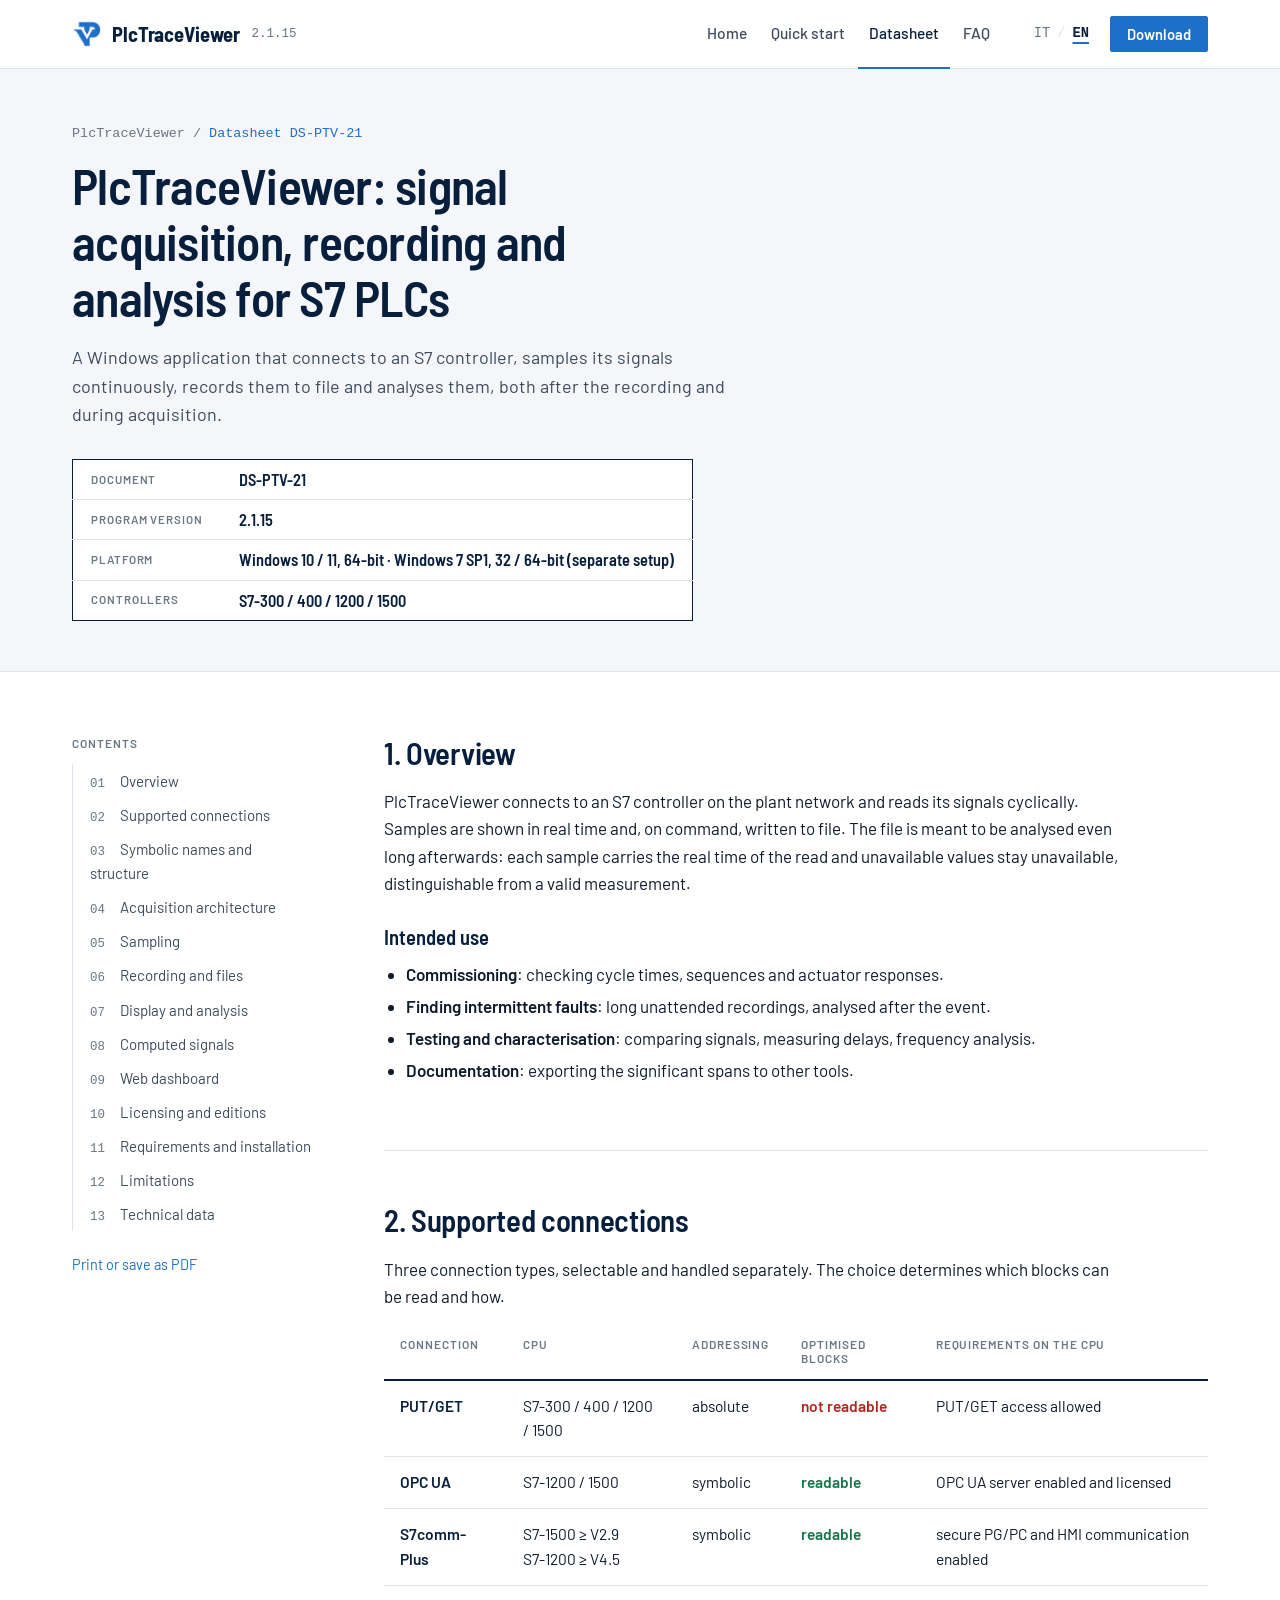
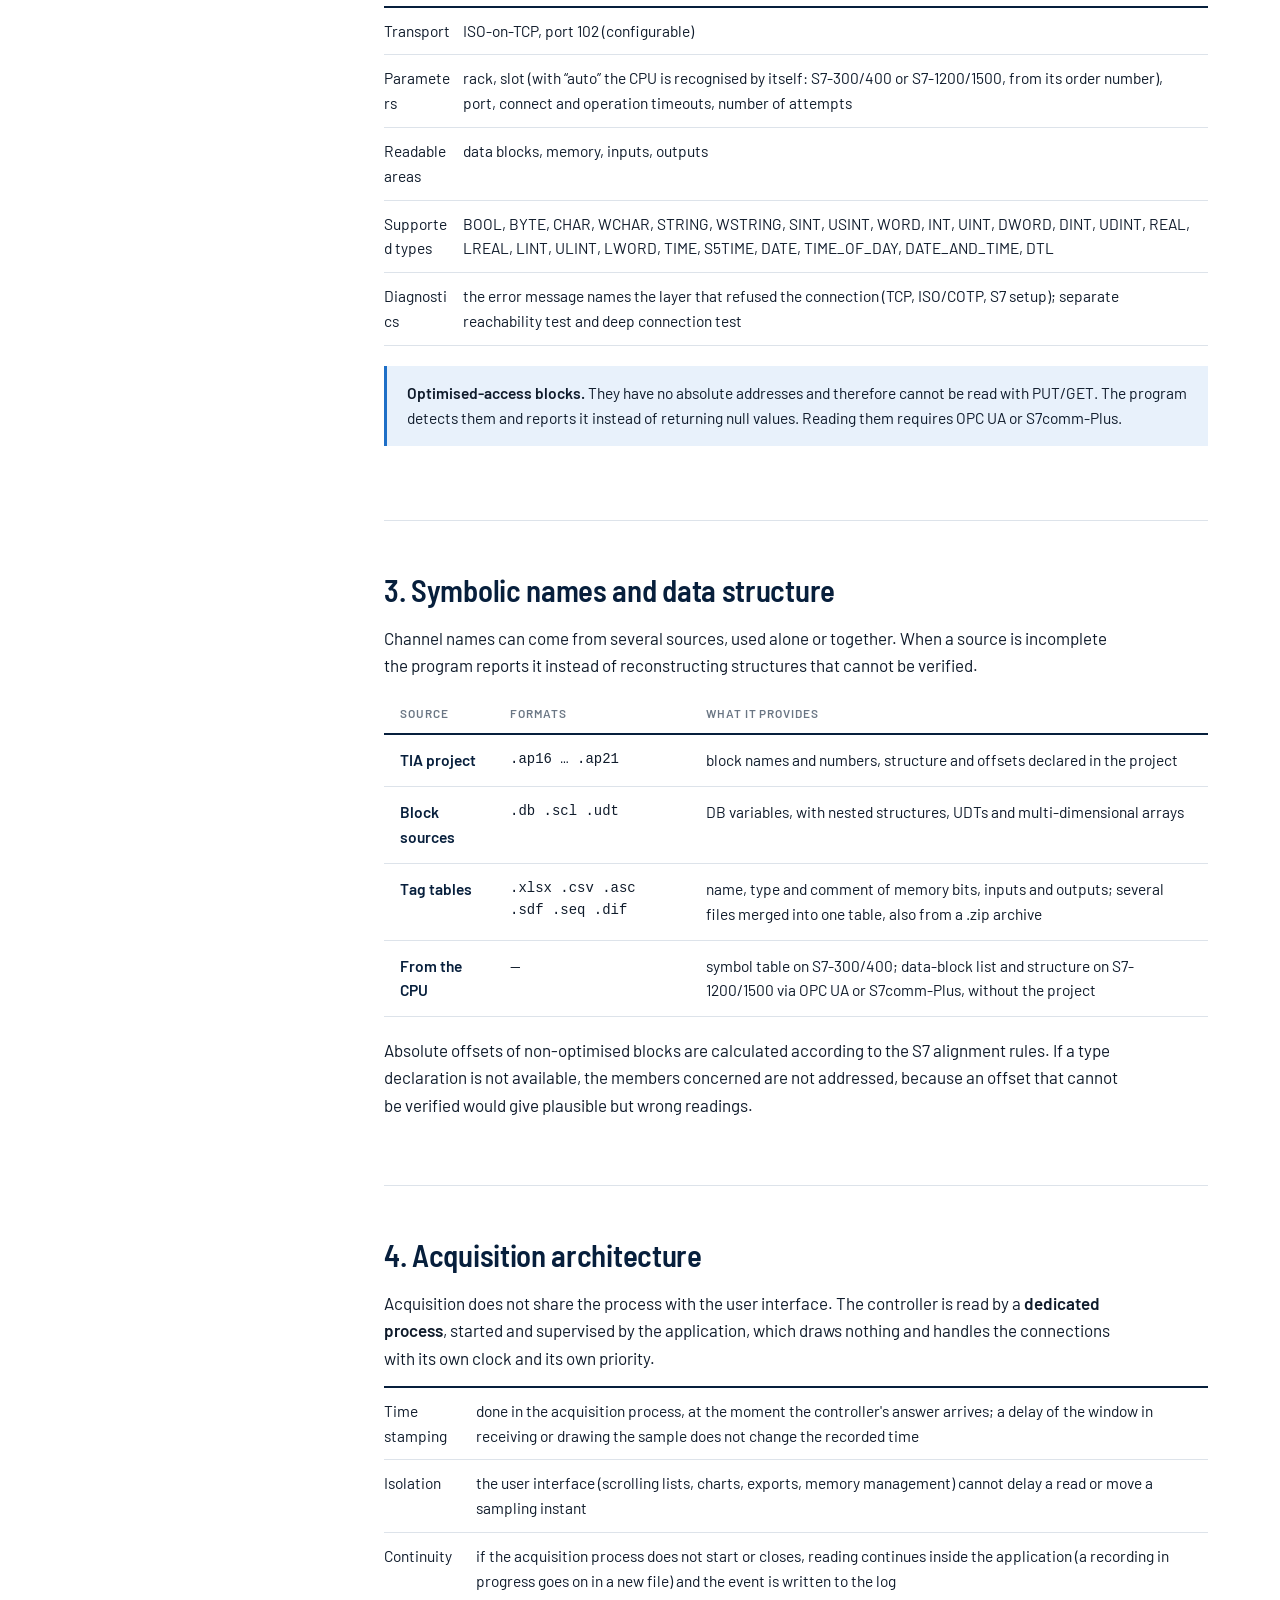
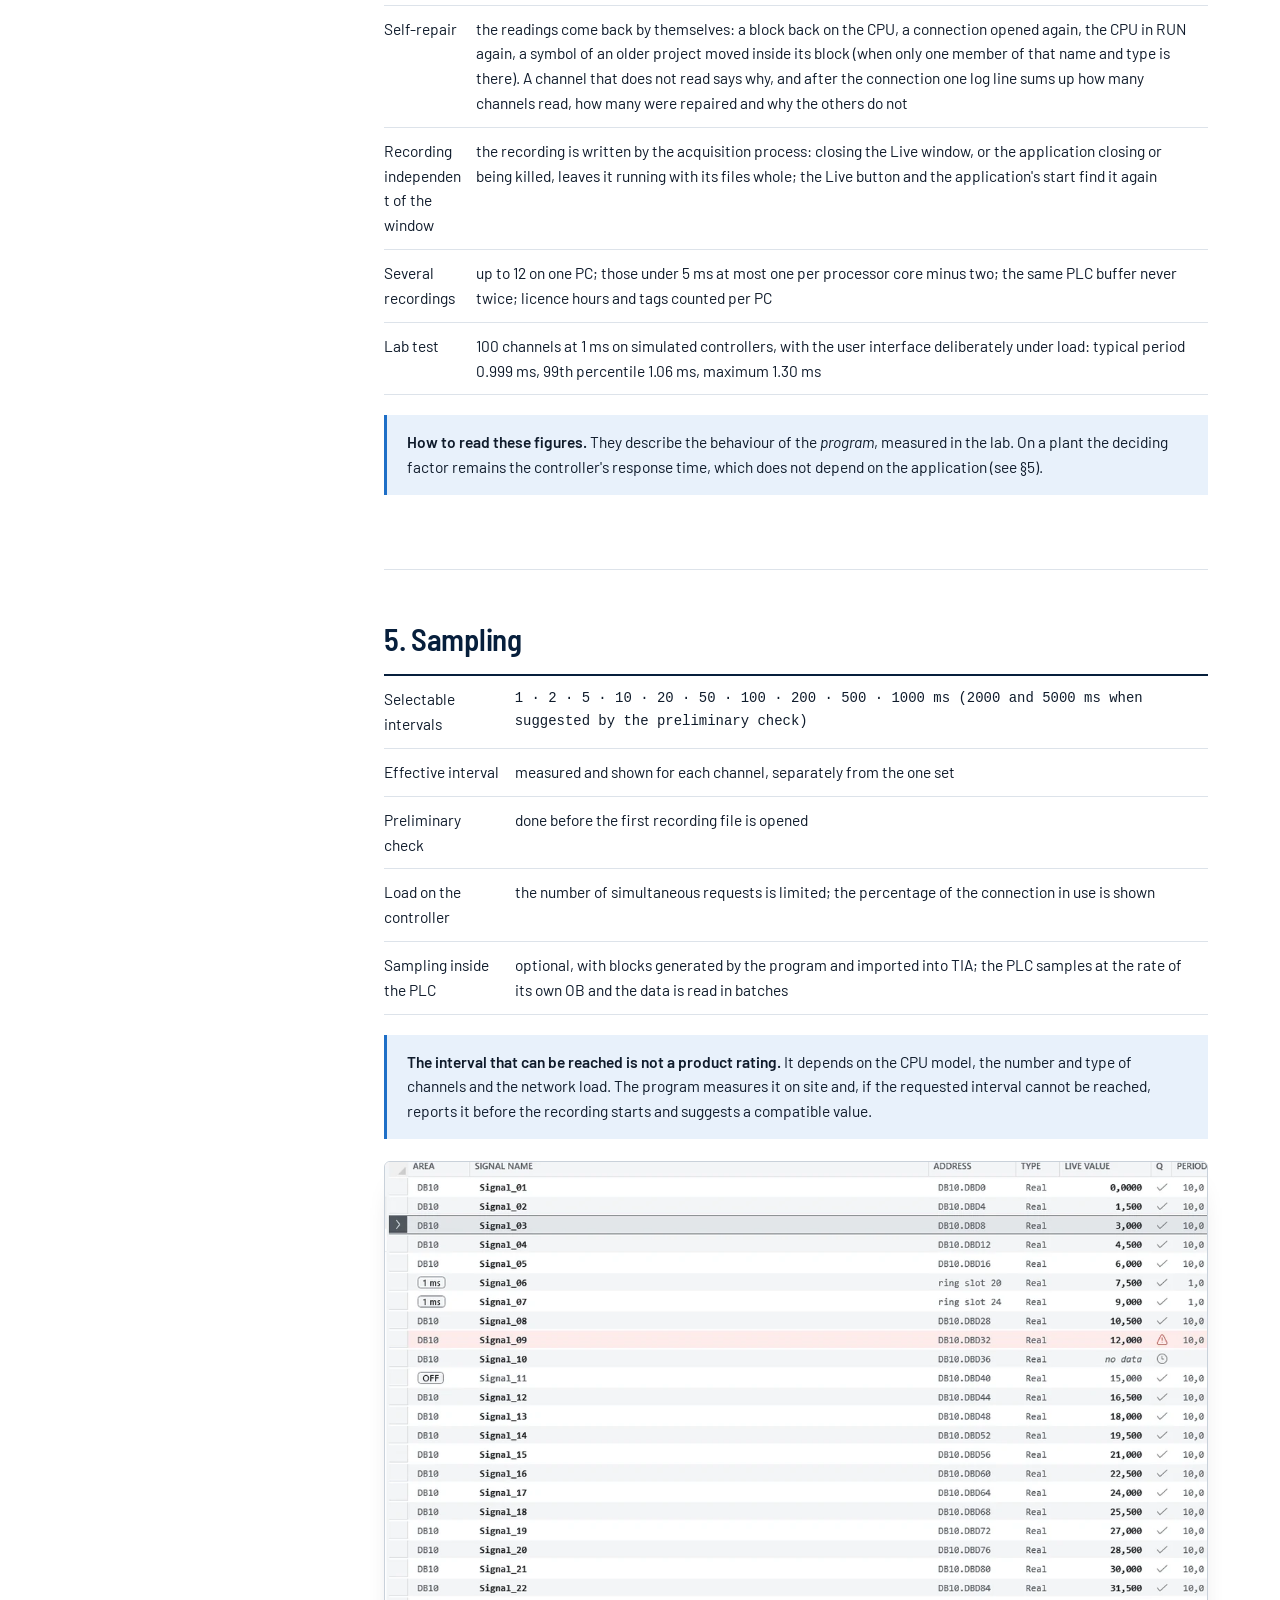
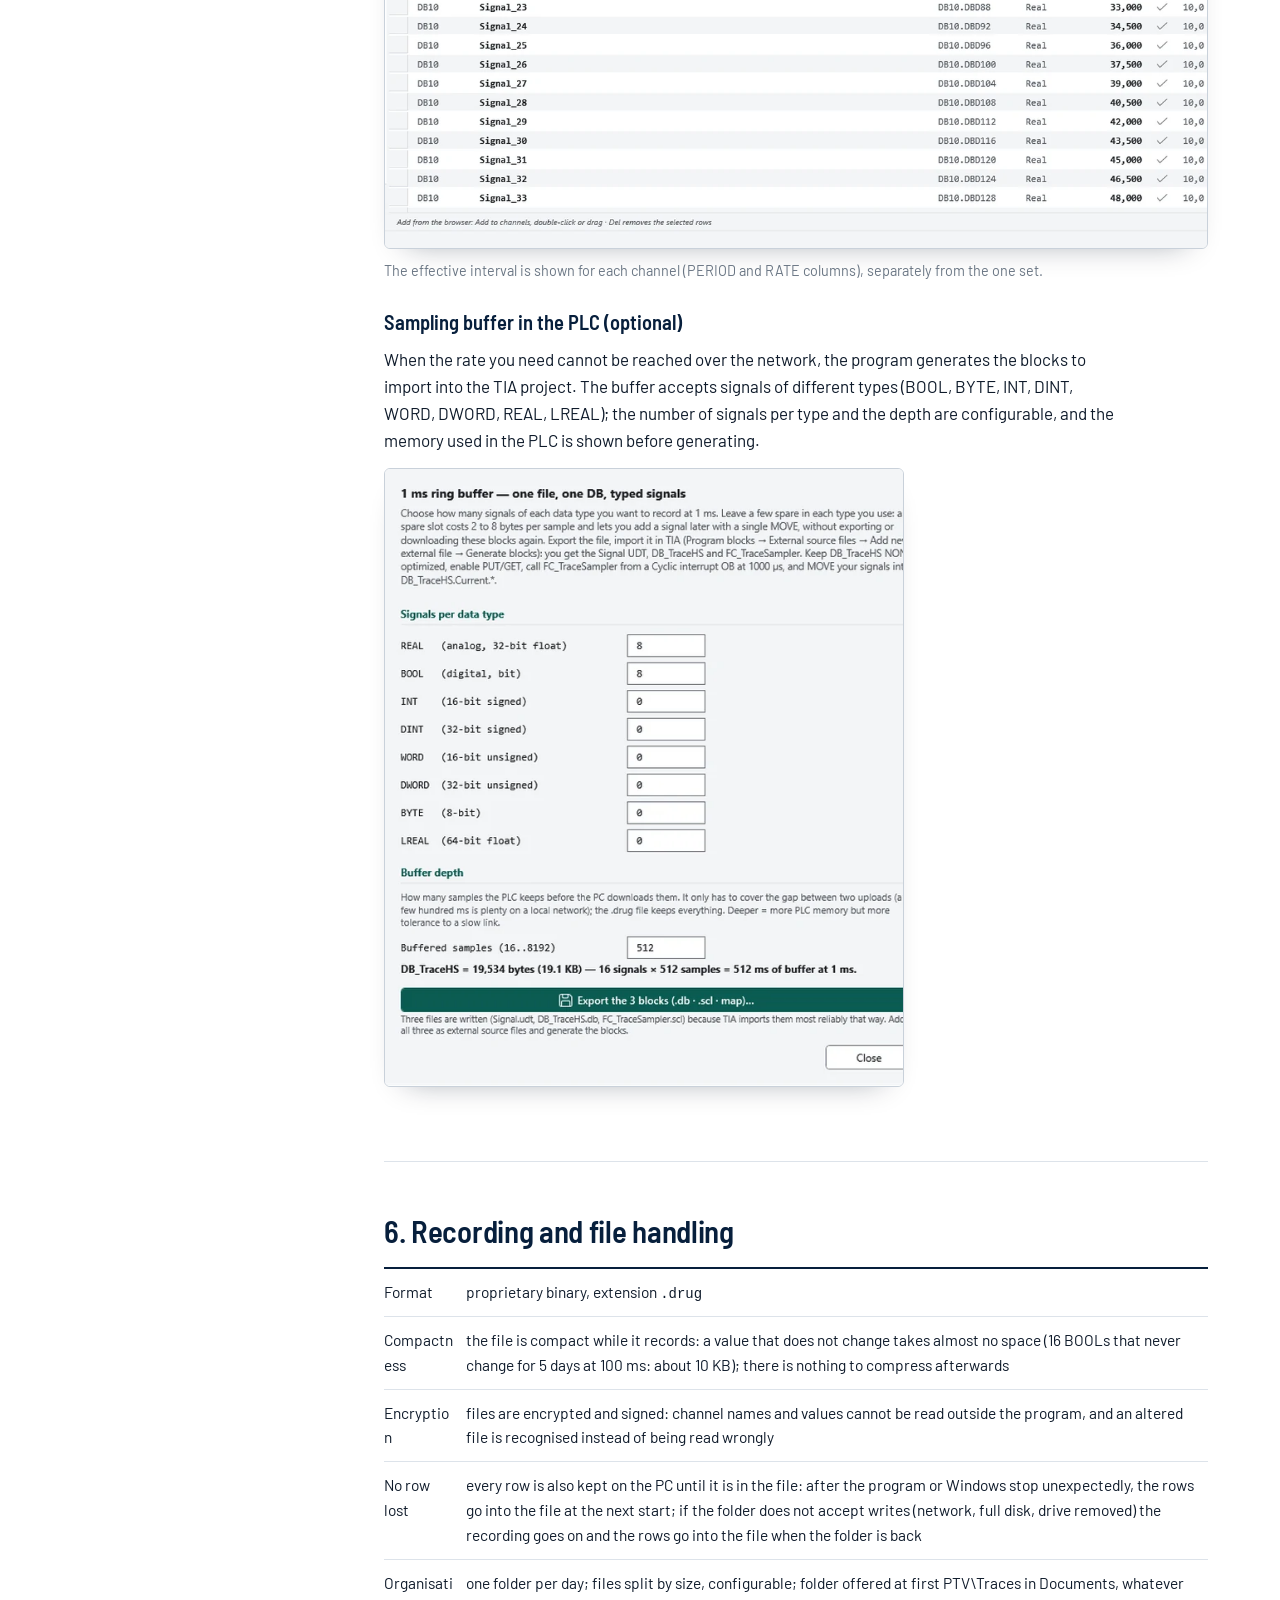
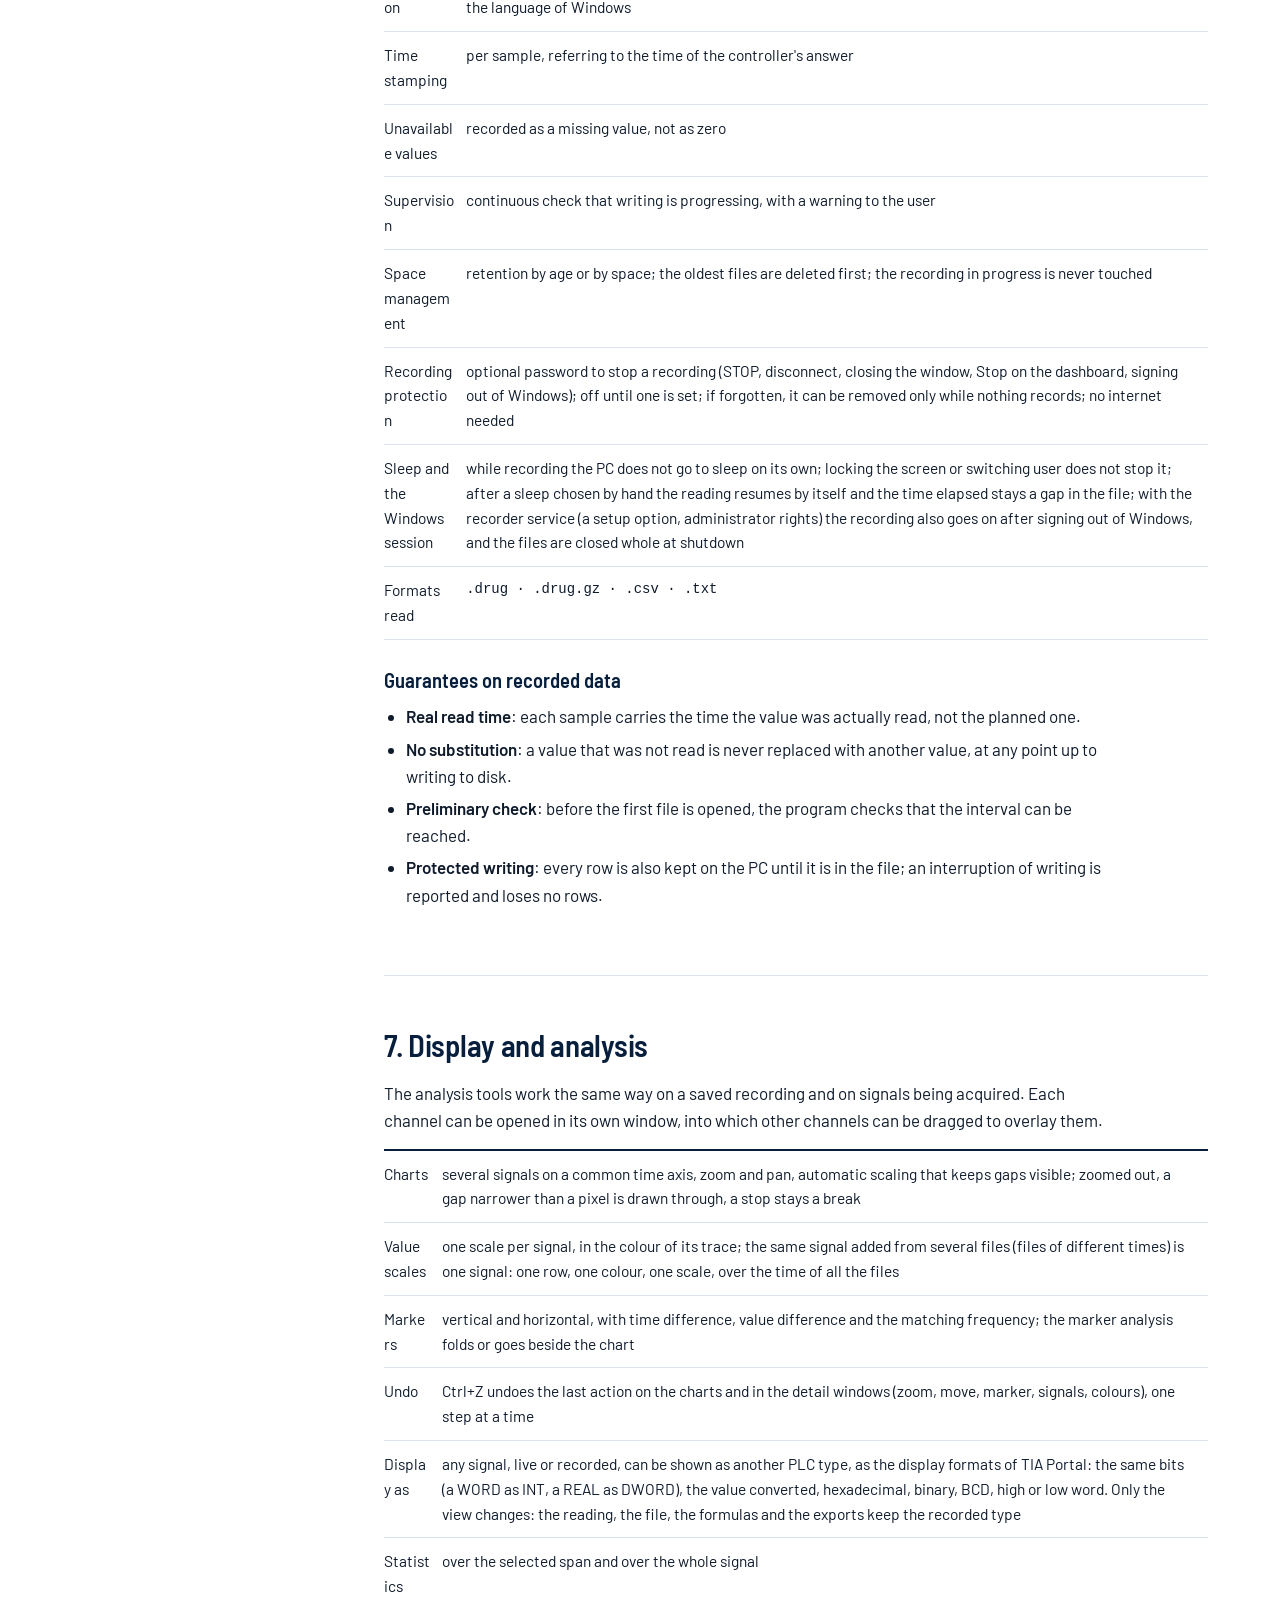
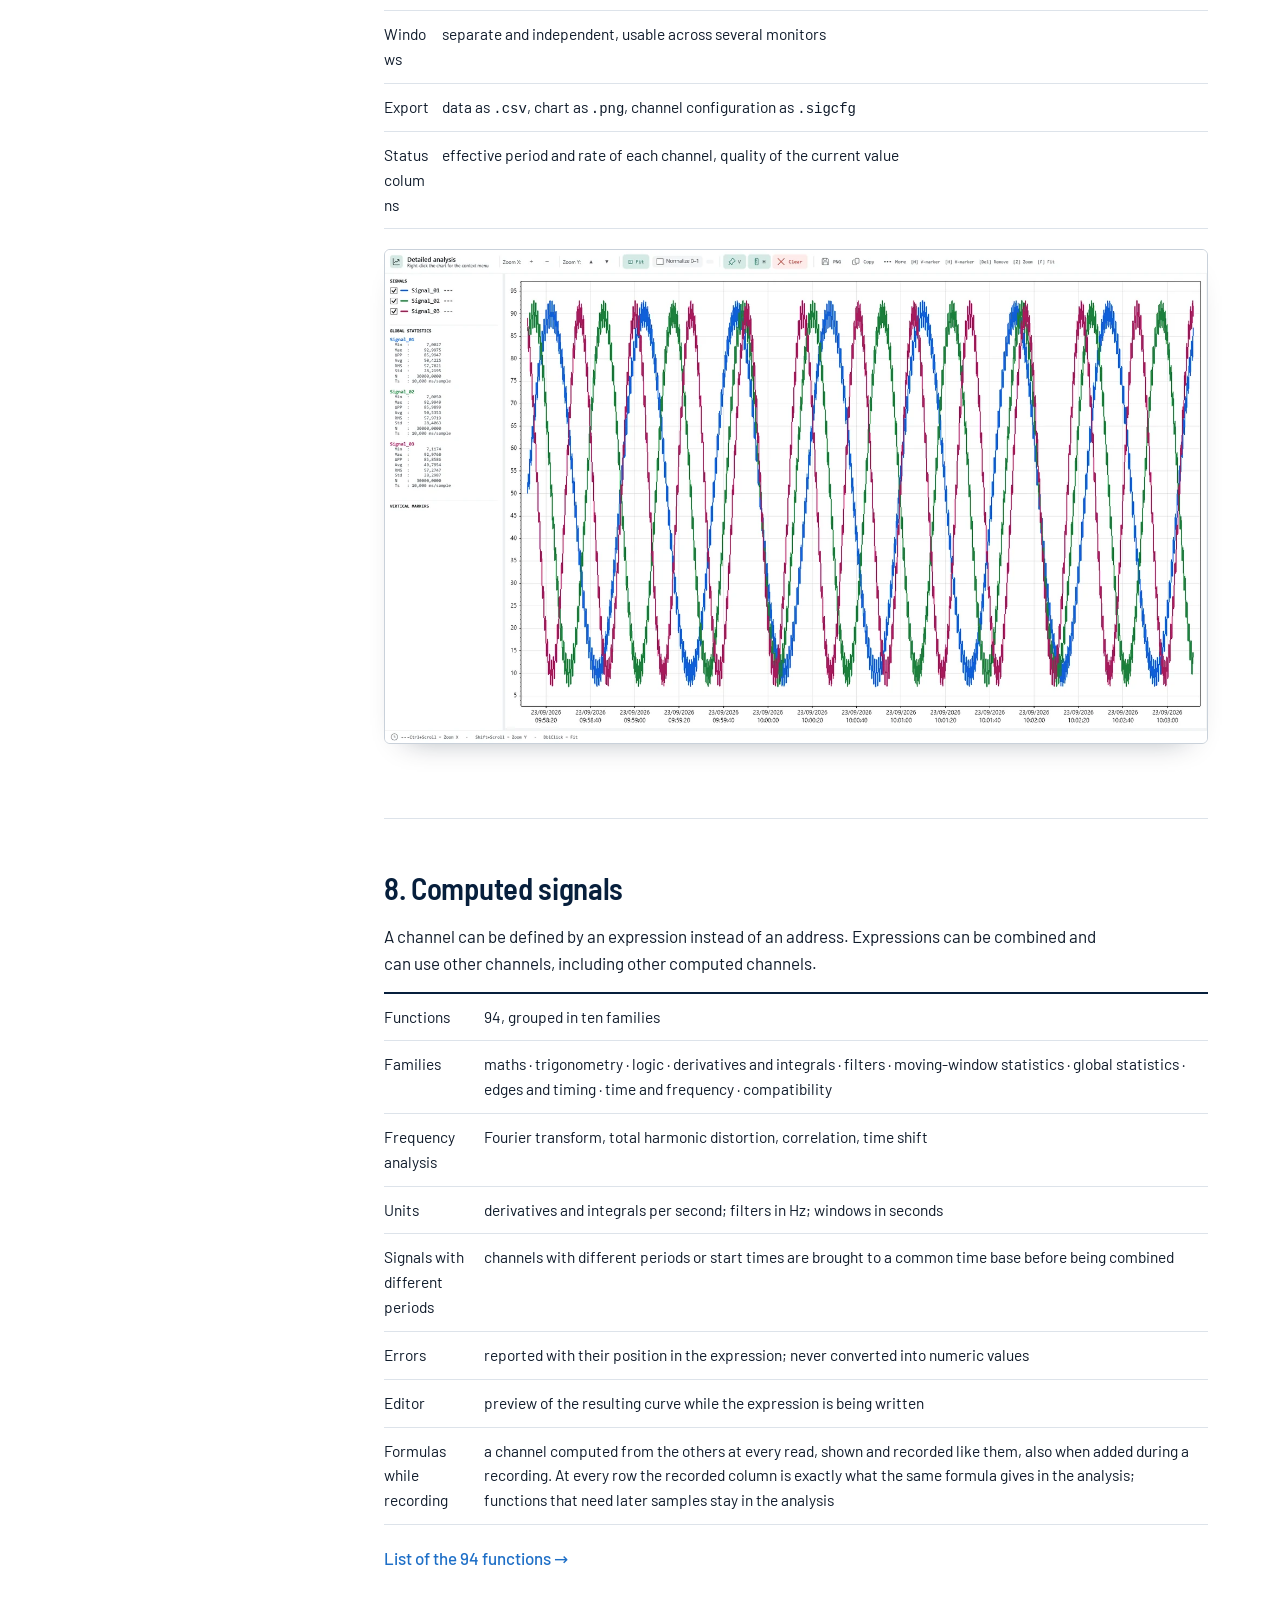
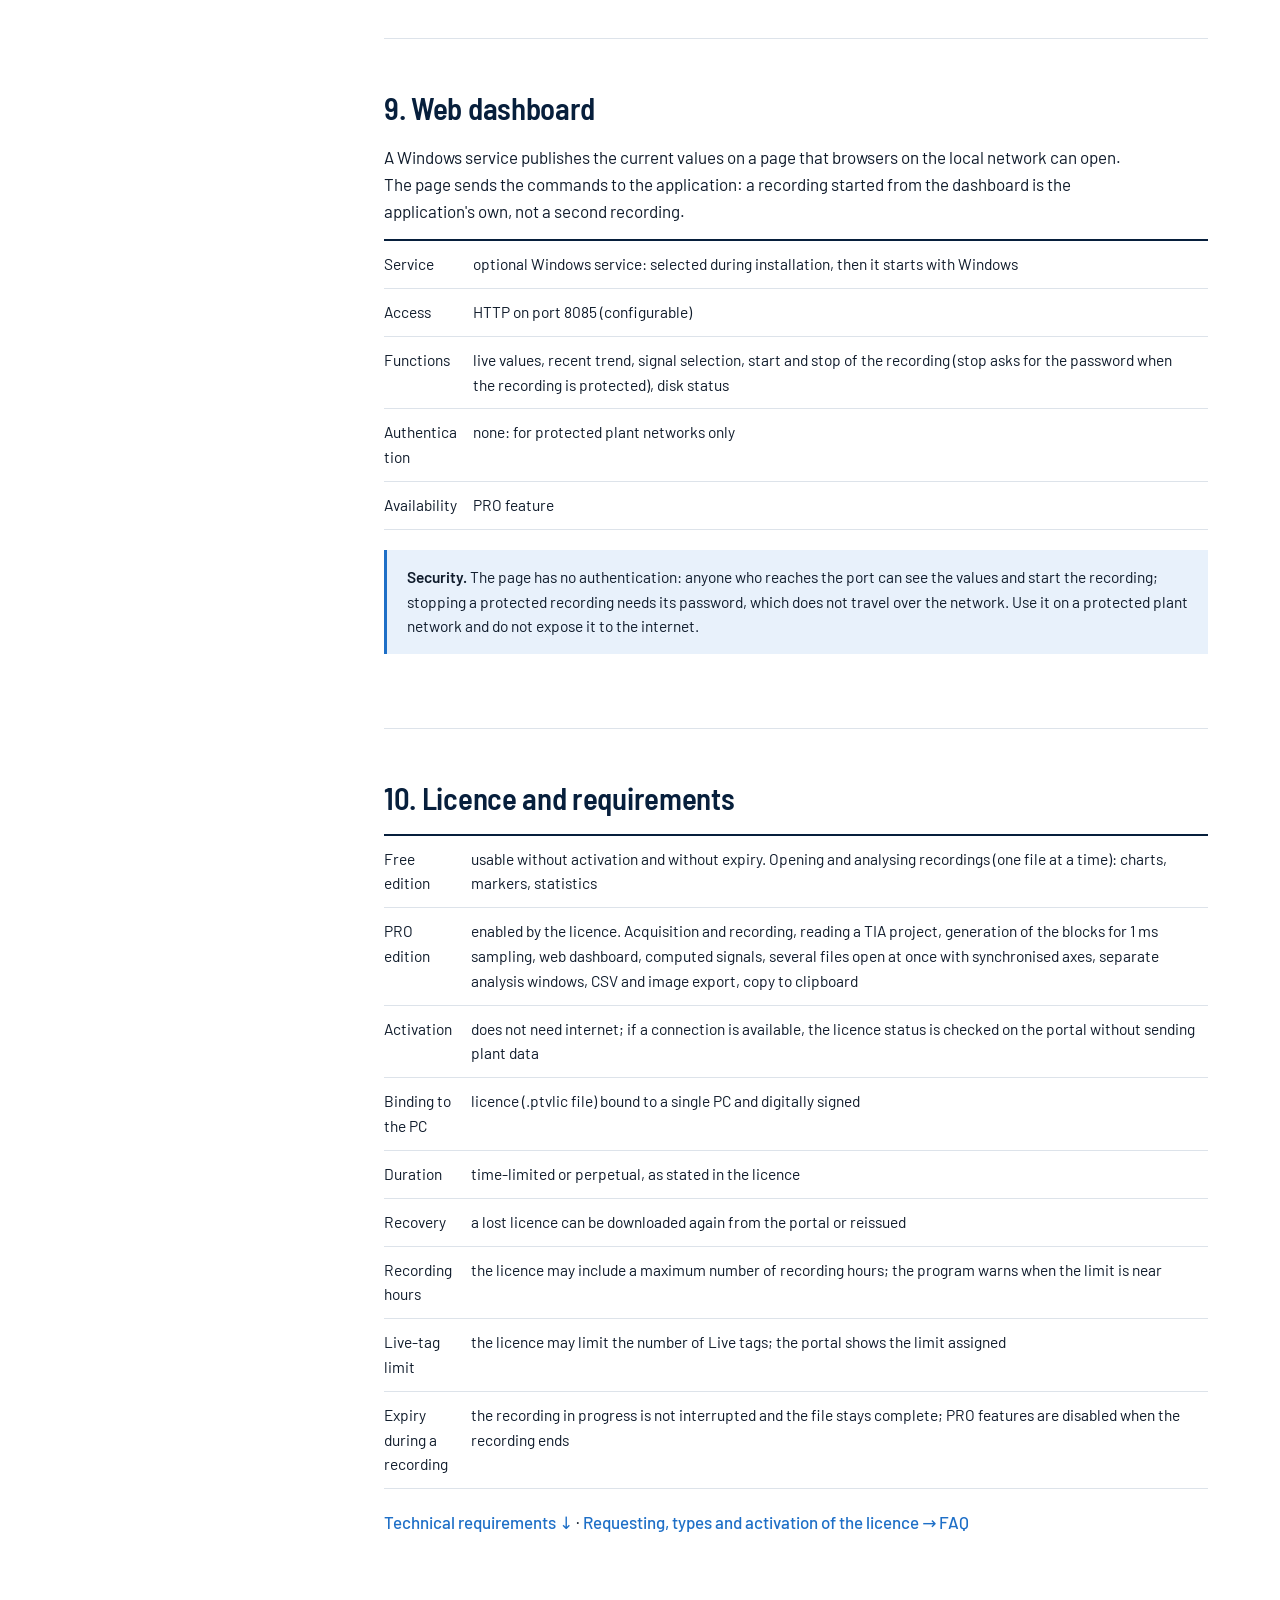
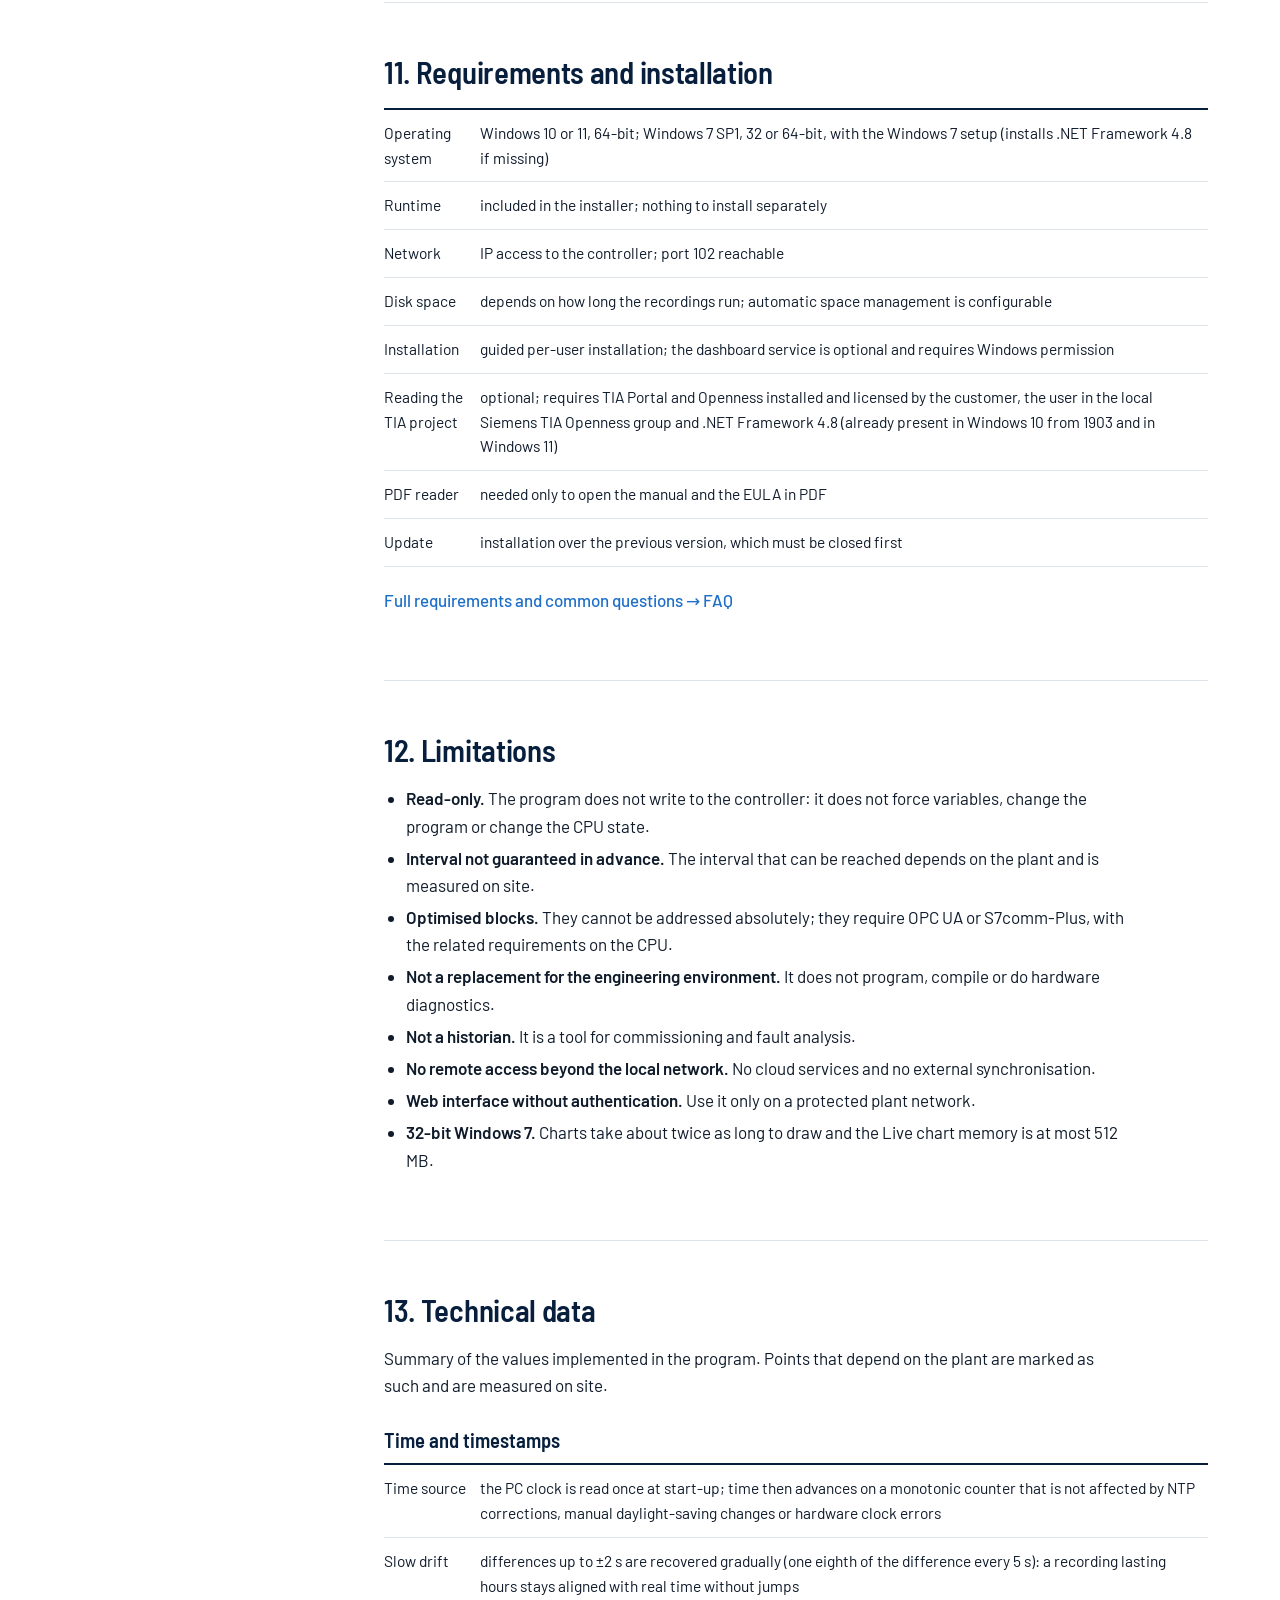
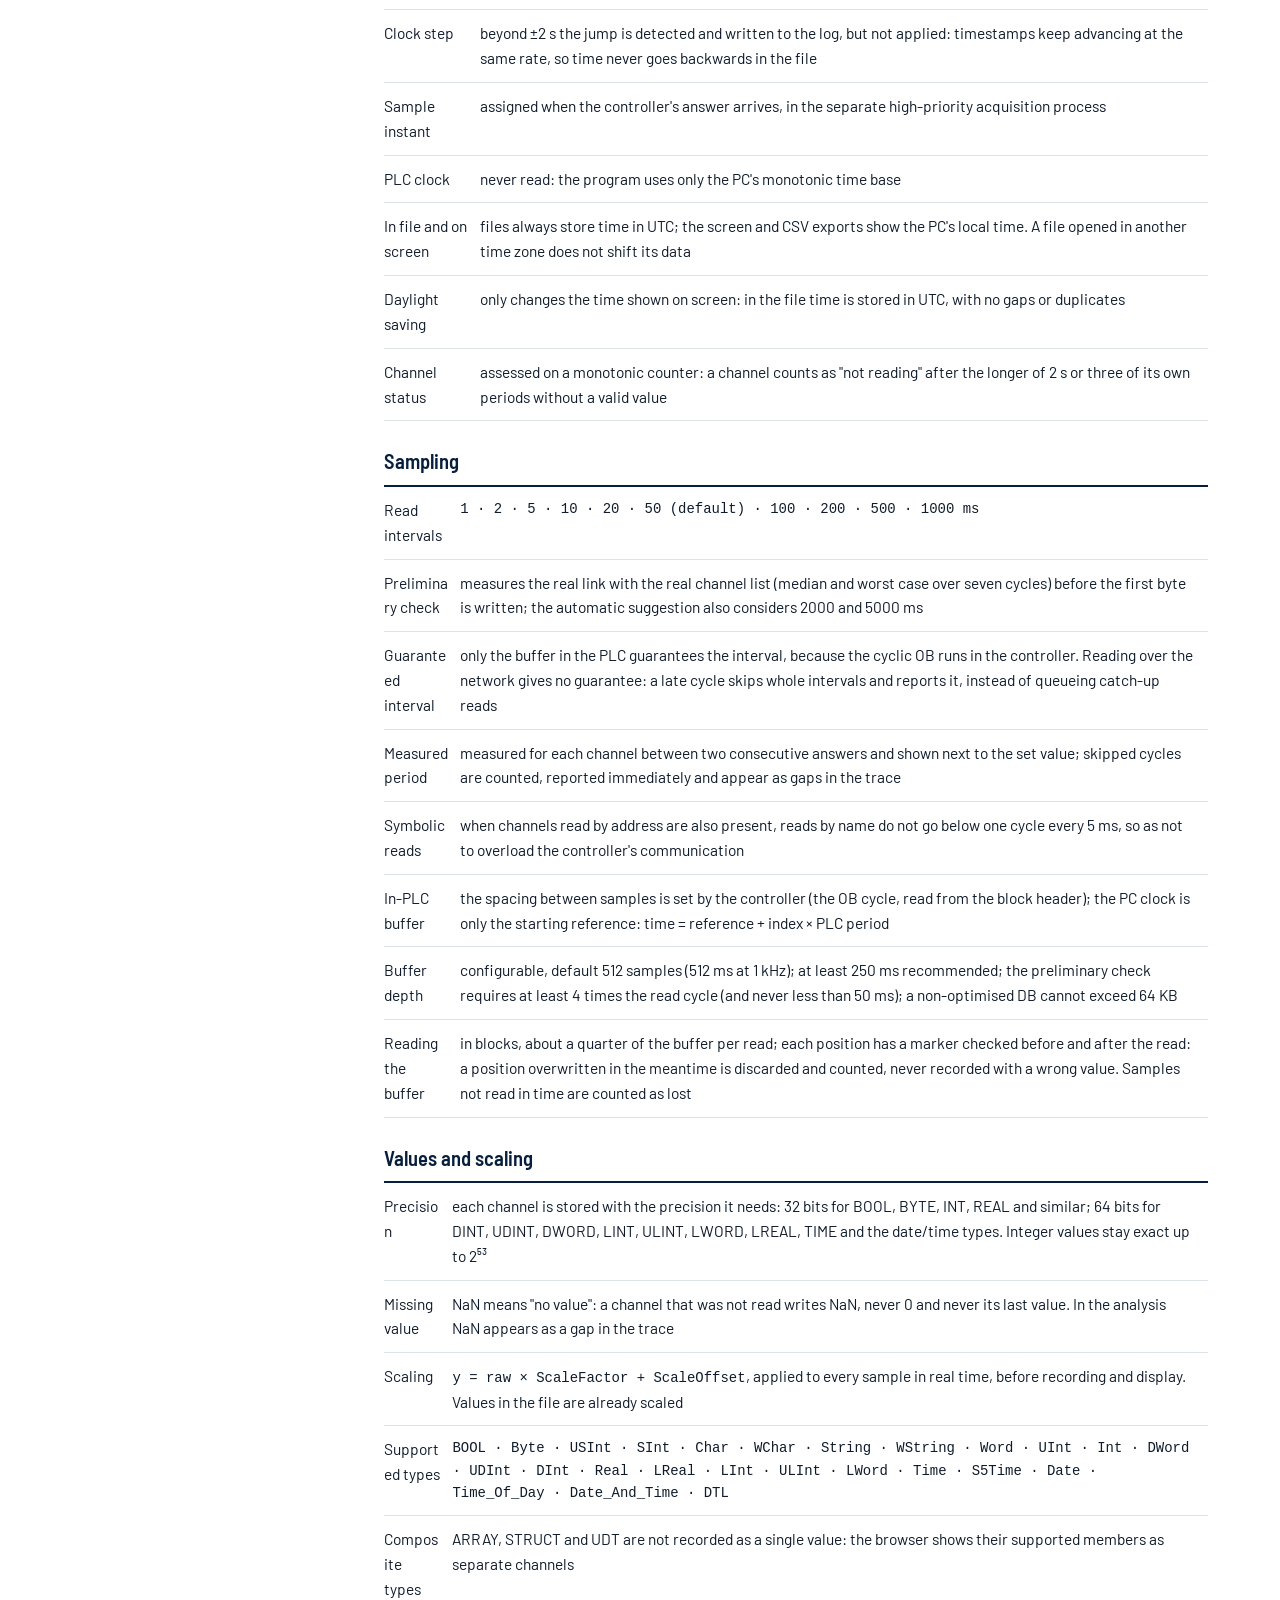
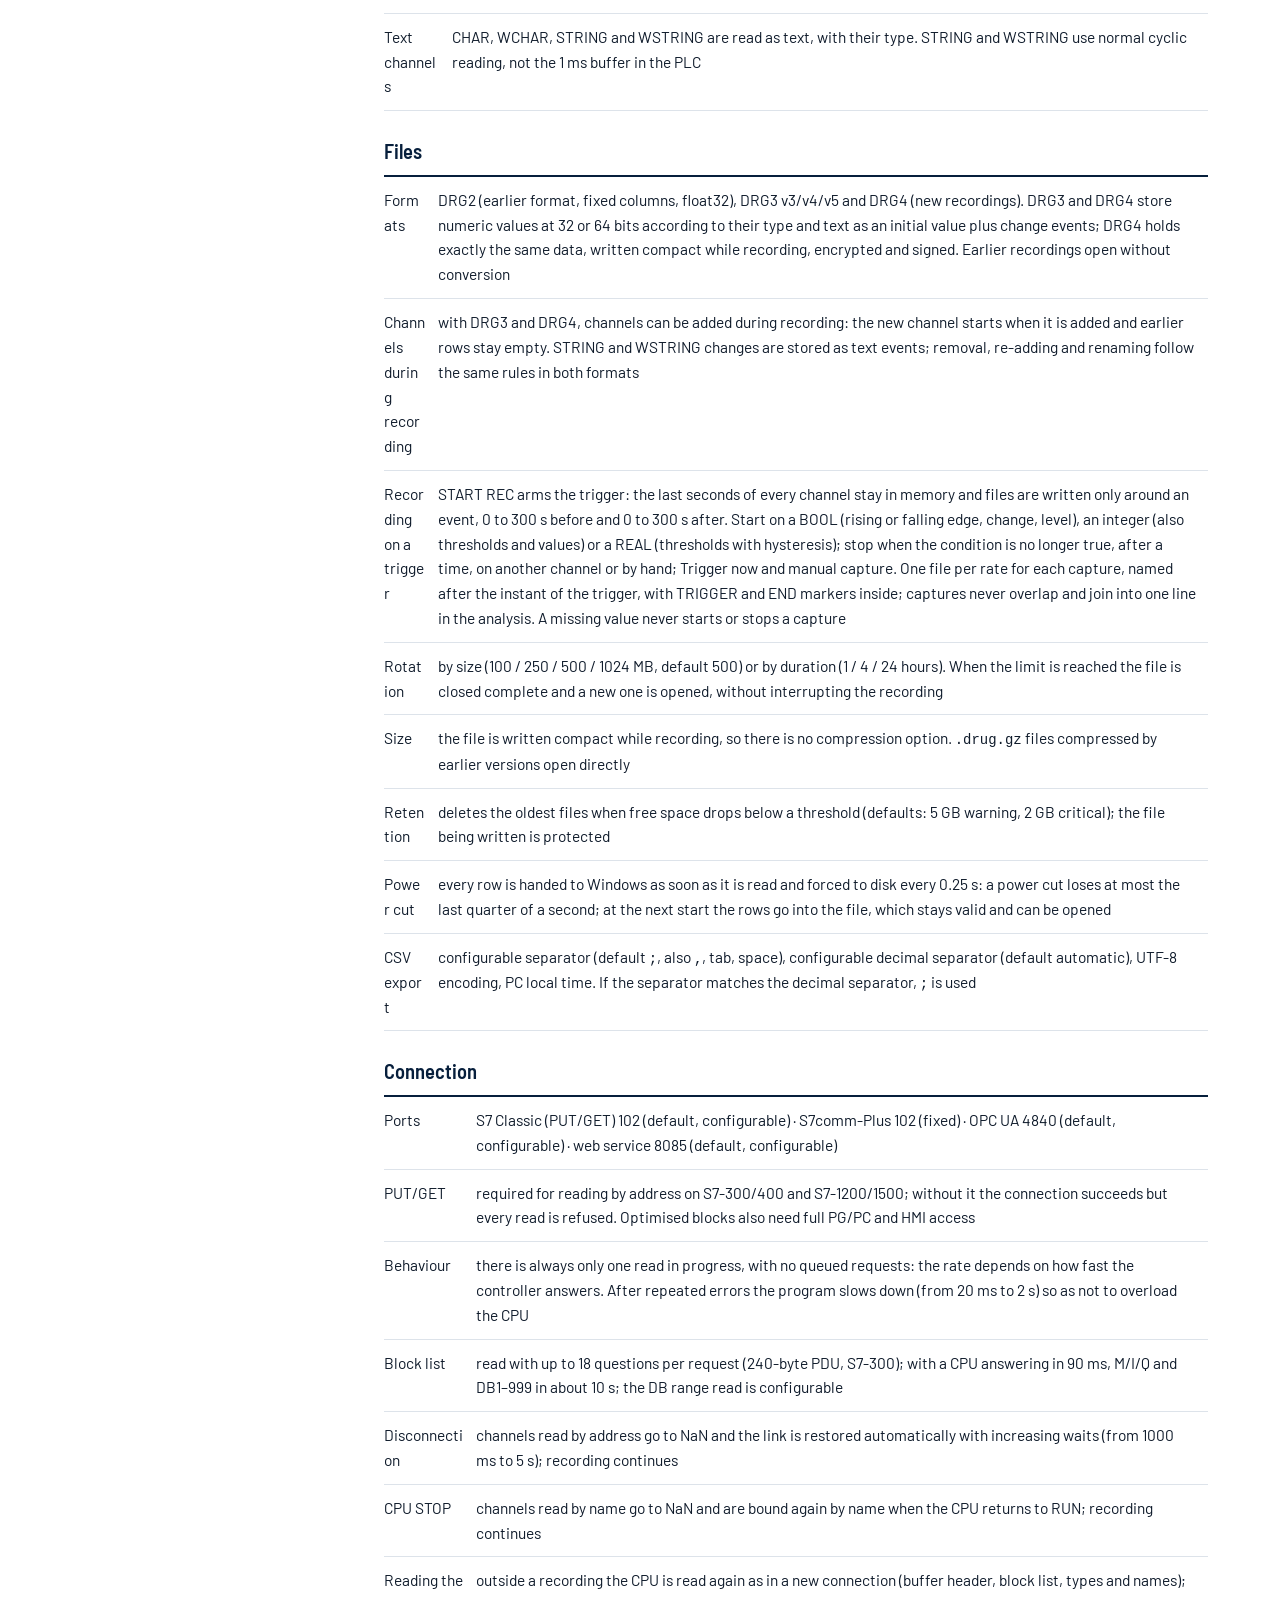
<file: datasheet.html>
<!DOCTYPE html>
<html lang="it">
<head>
<meta charset="UTF-8">
<meta name="viewport" content="width=device-width,initial-scale=1">
<title>PlcTraceViewer · scheda tecnica</title>
<meta name="description" content="Scheda tecnica di PlcTraceViewer: connessioni supportate, nomi simbolici, campionamento, registrazione, analisi, segnali calcolati, dashboard web, licenza, requisiti e limiti.">
<meta name="theme-color" content="#071f3c">
<link rel="canonical" href="https://leo25122.github.io/PlcTraceViewer-site/datasheet.html">
<meta property="og:type" content="article">
<meta property="og:title" content="PlcTraceViewer · datasheet">
<meta property="og:description" content="Connections, acquisition architecture, sampling, recording, analysis, computed signals, licensing, requirements and limitations.">
<meta property="og:image" content="https://leo25122.github.io/PlcTraceViewer-site/assets/img/app-workspace.webp">
<meta property="og:url" content="https://leo25122.github.io/PlcTraceViewer-site/datasheet.html">
<meta name="twitter:card" content="summary_large_image">
<link rel="icon" type="image/png" sizes="32x32" href="assets/favicon-32.png">
<link rel="icon" type="image/png" sizes="256x256" href="assets/favicon-256.png">
<link rel="apple-touch-icon" href="assets/apple-touch-icon.png">
<link rel="preconnect" href="https://fonts.googleapis.com">
<link rel="preconnect" href="https://fonts.gstatic.com" crossorigin>
<link href="https://fonts.googleapis.com/css2?family=Barlow:wght@400;500;600&amp;family=Barlow+Semi+Condensed:wght@500;600;700&amp;display=swap" rel="stylesheet">
<link rel="stylesheet" href="assets/css/site.css?v=20261009b">
</head>
<body data-title-it="PlcTraceViewer · scheda tecnica" data-title-en="PlcTraceViewer · datasheet"
      data-desc-it="Scheda tecnica di PlcTraceViewer: connessioni, nomi simbolici, architettura di acquisizione, campionamento, registrazione, analisi, segnali calcolati, dashboard web, licenza, requisiti e limiti."
      data-desc-en="PlcTraceViewer datasheet: connections, symbolic names, acquisition architecture, sampling, recording, analysis, computed signals, web dashboard, licensing, requirements and limitations.">

<header class="top">
  <div class="wrap">
    <a class="brand" href="index.html"><img src="assets/img/ptv-mark-64.png" width="26" height="26" alt=""><span>PlcTraceViewer</span><small>2.1.15</small></a>
    <nav>
      <a href="index.html">Home</a>
      <a href="quickstart.html" data-it>Guida rapida</a><a href="quickstart.html" data-en>Quick start</a>
      <a href="datasheet.html" class="here" data-it>Scheda tecnica</a><a href="datasheet.html" class="here" data-en>Datasheet</a>
      <a href="faq.html">FAQ</a>
    </nav>
    <div class="tools">
      <div class="lang" role="group" aria-label="Lingua / Language">
        <button type="button" data-lang-btn="it" aria-pressed="true">IT</button><span>/</span><button type="button" data-lang-btn="en" aria-pressed="false">EN</button>
      </div>
      <a class="btn btn-sm" href="index.html#download"><span data-it>Scarica</span><span data-en>Download</span></a>
      <button class="menu-btn" type="button" data-menu aria-expanded="false">Menu</button>
    </div>
  </div>
  <div class="menu">
    <a href="index.html">Home</a>
    <a href="quickstart.html" data-it>Guida rapida</a><a href="quickstart.html" data-en>Quick start</a>
    <a href="datasheet.html" data-it>Scheda tecnica</a><a href="datasheet.html" data-en>Datasheet</a>
    <a href="faq.html">FAQ</a>
    <a href="index.html#download" data-it>Scarica</a><a href="index.html#download" data-en>Download</a>
  </div>
</header>

<main>

<section class="doc-head">
  <div class="wrap">
    <p class="crumb"><a href="index.html">PlcTraceViewer</a> / <b data-it>Scheda tecnica DS-PTV-21</b><b data-en>Datasheet DS-PTV-21</b></p>
    <h1 data-it>PlcTraceViewer: acquisizione, registrazione e analisi di segnali da PLC S7</h1>
    <h1 data-en>PlcTraceViewer: signal acquisition, recording and analysis for S7 PLCs</h1>
    <p class="lead" data-it>
      Applicazione Windows che si collega a un controllore S7, ne campiona i segnali in modo continuo, li registra su file e li analizza, sia a registrazione conclusa sia durante l'acquisizione.
    </p>
    <p class="lead" data-en>
      A Windows application that connects to an S7 controller, samples its signals continuously, records them to file and analyses them, both after the recording and during acquisition.
    </p>

    <table class="doc-meta">
      <tr><th data-it>Documento</th><th data-en>Document</th><td>DS-PTV-21</td></tr>
      <tr><th data-it>Versione del programma</th><th data-en>Program version</th><td>2.1.15</td></tr>
      <tr><th data-it>Piattaforma</th><th data-en>Platform</th><td><span data-it>Windows 10 / 11, 64 bit · Windows 7 SP1, 32 / 64 bit (setup a parte)</span><span data-en>Windows 10 / 11, 64-bit · Windows 7 SP1, 32 / 64-bit (separate setup)</span></td></tr>
      <tr><th data-it>Controllori</th><th data-en>Controllers</th><td>S7-300 / 400 / 1200 / 1500</td></tr>
    </table>
  </div>
</section>

<section class="doc-body">
  <div class="wrap">
    <div class="doc">

      <aside class="toc" data-spy>
        <h4 data-it>Indice</h4><h4 data-en>Contents</h4>
        <ol>
          <li><a href="#panoramica" data-it>Panoramica</a><a href="#panoramica" data-en>Overview</a></li>
          <li><a href="#connessioni" data-it>Connessioni supportate</a><a href="#connessioni" data-en>Supported connections</a></li>
          <li><a href="#simbolici" data-it>Nomi simbolici e struttura</a><a href="#simbolici" data-en>Symbolic names and structure</a></li>
          <li><a href="#acquisizione" data-it>Architettura di acquisizione</a><a href="#acquisizione" data-en>Acquisition architecture</a></li>
          <li><a href="#campionamento" data-it>Campionamento</a><a href="#campionamento" data-en>Sampling</a></li>
          <li><a href="#registrazione" data-it>Registrazione e file</a><a href="#registrazione" data-en>Recording and files</a></li>
          <li><a href="#analisi" data-it>Visualizzazione e analisi</a><a href="#analisi" data-en>Display and analysis</a></li>
          <li><a href="#calcolati" data-it>Segnali calcolati</a><a href="#calcolati" data-en>Computed signals</a></li>
          <li><a href="#dashboard" data-it>Dashboard web</a><a href="#dashboard" data-en>Web dashboard</a></li>
          <li><a href="#licenza" data-it>Licenza ed edizioni</a><a href="#licenza" data-en>Licensing and editions</a></li>
          <li><a href="#requisiti" data-it>Requisiti e installazione</a><a href="#requisiti" data-en>Requirements and installation</a></li>
          <li><a href="#limiti" data-it>Limiti</a><a href="#limiti" data-en>Limitations</a></li>
          <li><a href="#dati-tecnici" data-it>Dati tecnici</a><a href="#dati-tecnici" data-en>Technical data</a></li>
        </ol>
        <p class="print no-print"><a href="#" data-print><span data-it>Stampa o salva in PDF</span><span data-en>Print or save as PDF</span></a></p>
      </aside>

      <div>

        <!-- 1 ─────────────────────────────────────────────────────────── -->
        <article class="doc-sec" id="panoramica">
          <h2 data-it>1. Panoramica</h2><h2 data-en>1. Overview</h2>
          <p data-it>
            PlcTraceViewer si collega a un controllore S7 sulla rete di impianto e ne legge i segnali in modo ciclico. I campioni vengono mostrati in tempo reale e, su comando, scritti su file. Il file è pensato per essere analizzato anche molto tempo dopo: ogni campione riporta l'istante reale della lettura e i valori non disponibili restano tali, distinguibili da una misura valida.
          </p>
          <p data-en>
            PlcTraceViewer connects to an S7 controller on the plant network and reads its signals cyclically. Samples are shown in real time and, on command, written to file. The file is meant to be analysed even long afterwards: each sample carries the real time of the read and unavailable values stay unavailable, distinguishable from a valid measurement.
          </p>
          <h3 data-it>Utilizzi previsti</h3><h3 data-en>Intended use</h3>
          <ul data-it>
            <li><b>Messa in servizio</b>: verifica di tempi ciclo, sequenze e risposte degli attuatori.</li>
            <li><b>Ricerca di guasti intermittenti</b>: registrazioni lunghe non presidiate, da analizzare dopo l'evento.</li>
            <li><b>Collaudo e caratterizzazione</b>: confronto tra segnali, misura di ritardi, analisi in frequenza.</li>
            <li><b>Documentazione</b>: esportazione dei tratti significativi verso altri strumenti.</li>
          </ul>
          <ul data-en>
            <li><b>Commissioning</b>: checking cycle times, sequences and actuator responses.</li>
            <li><b>Finding intermittent faults</b>: long unattended recordings, analysed after the event.</li>
            <li><b>Testing and characterisation</b>: comparing signals, measuring delays, frequency analysis.</li>
            <li><b>Documentation</b>: exporting the significant spans to other tools.</li>
          </ul>
        </article>

        <!-- 2 ─────────────────────────────────────────────────────────── -->
        <article class="doc-sec" id="connessioni">
          <h2 data-it>2. Connessioni supportate</h2><h2 data-en>2. Supported connections</h2>
          <p data-it>
            Tre tipi di collegamento, selezionabili e gestiti separatamente. La scelta determina quali blocchi si possono leggere e in che modo.
          </p>
          <p data-en>
            Three connection types, selectable and handled separately. The choice determines which blocks can be read and how.
          </p>
          <div class="tbl" style="margin-bottom:20px">
            <table>
              <thead>
                <tr data-it><th>Collegamento</th><th>CPU</th><th>Indirizzamento</th><th>Blocchi ottimizzati</th><th>Requisiti sulla CPU</th></tr>
                <tr data-en><th>Connection</th><th>CPU</th><th>Addressing</th><th>Optimised blocks</th><th>Requirements on the CPU</th></tr>
              </thead>
              <tbody>
                <tr data-it><td>PUT/GET</td><td>S7-300 / 400 / 1200 / 1500</td><td>assoluto</td><td class="no">non leggibili</td><td>accesso PUT/GET consentito</td></tr>
                <tr data-en><td>PUT/GET</td><td>S7-300 / 400 / 1200 / 1500</td><td>absolute</td><td class="no">not readable</td><td>PUT/GET access allowed</td></tr>
                <tr data-it><td>OPC UA</td><td>S7-1200 / 1500</td><td>simbolico</td><td class="yes">leggibili</td><td>server OPC UA attivo e con licenza</td></tr>
                <tr data-en><td>OPC UA</td><td>S7-1200 / 1500</td><td>symbolic</td><td class="yes">readable</td><td>OPC UA server enabled and licensed</td></tr>
                <tr data-it><td>S7comm-Plus</td><td>S7-1500 ≥ V2.9<br>S7-1200 ≥ V4.5</td><td>simbolico</td><td class="yes">leggibili</td><td>comunicazione PG/PC e HMI sicura abilitata</td></tr>
                <tr data-en><td>S7comm-Plus</td><td>S7-1500 ≥ V2.9<br>S7-1200 ≥ V4.5</td><td>symbolic</td><td class="yes">readable</td><td>secure PG/PC and HMI communication enabled</td></tr>
              </tbody>
            </table>
          </div>
          <table class="spec">
            <tr><td data-it>Trasporto</td><td data-en>Transport</td><td>ISO-on-TCP<span data-it>, porta 102 (configurabile)</span><span data-en>, port 102 (configurable)</span></td></tr>
            <tr>
              <td data-it>Parametri</td><td data-en>Parameters</td>
              <td data-it>rack, slot (con &laquo;auto&raquo; la CPU si riconosce da sola: S7-300/400 o S7-1200/1500, dal suo codice d'ordine), porta, timeout di connessione e di operazione, numero di tentativi</td>
              <td data-en>rack, slot (with &ldquo;auto&rdquo; the CPU is recognised by itself: S7-300/400 or S7-1200/1500, from its order number), port, connect and operation timeouts, number of attempts</td>
            </tr>
            <tr>
              <td data-it>Aree leggibili</td><td data-en>Readable areas</td>
              <td data-it>blocchi dati, merker, ingressi, uscite</td>
              <td data-en>data blocks, memory, inputs, outputs</td>
            </tr>
            <tr>
              <td data-it>Tipi supportati</td><td data-en>Supported types</td>
              <td>BOOL, BYTE, CHAR, WCHAR, STRING, WSTRING, SINT, USINT, WORD, INT, UINT, DWORD, DINT, UDINT, REAL, LREAL, LINT, ULINT, LWORD, TIME, S5TIME, DATE, TIME_OF_DAY, DATE_AND_TIME, DTL</td>
            </tr>
            <tr>
              <td data-it>Diagnostica</td><td data-en>Diagnostics</td>
              <td data-it>il messaggio di errore indica il livello che ha rifiutato la connessione (TCP, ISO/COTP, setup S7); test di raggiungibilità e test approfondito separati</td>
              <td data-en>the error message names the layer that refused the connection (TCP, ISO/COTP, S7 setup); separate reachability test and deep connection test</td>
            </tr>
          </table>
          <div class="note" style="margin-top:18px">
            <b data-it>Blocchi ad accesso ottimizzato.</b><b data-en>Optimised-access blocks.</b>
            <span data-it> Non hanno indirizzi assoluti e quindi non si possono leggere con PUT/GET. Il programma li riconosce e lo segnala, invece di restituire valori nulli. Per leggerli serve OPC UA o S7comm-Plus.</span>
            <span data-en> They have no absolute addresses and therefore cannot be read with PUT/GET. The program detects them and reports it instead of returning null values. Reading them requires OPC UA or S7comm-Plus.</span>
          </div>
        </article>

        <!-- 3 ─────────────────────────────────────────────────────────── -->
        <article class="doc-sec" id="simbolici">
          <h2 data-it>3. Nomi simbolici e struttura dei dati</h2><h2 data-en>3. Symbolic names and data structure</h2>
          <p data-it>
            I nomi dei canali si possono ottenere da più sorgenti, usate da sole o insieme. Quando una sorgente è incompleta il programma lo segnala, invece di ricostruire strutture non verificate.
          </p>
          <p data-en>
            Channel names can come from several sources, used alone or together. When a source is incomplete the program reports it instead of reconstructing structures that cannot be verified.
          </p>
          <div class="tbl">
            <table>
              <thead>
                <tr data-it><th>Sorgente</th><th>Formati</th><th>Cosa fornisce</th></tr>
                <tr data-en><th>Source</th><th>Formats</th><th>What it provides</th></tr>
              </thead>
              <tbody>
                <tr data-it><td>Progetto TIA</td><td class="mono">.ap16 … .ap21</td><td>nome e numero dei blocchi, struttura e offset dichiarati nel progetto</td></tr>
                <tr data-en><td>TIA project</td><td class="mono">.ap16 … .ap21</td><td>block names and numbers, structure and offsets declared in the project</td></tr>
                <tr data-it><td>Sorgenti dei blocchi</td><td class="mono">.db .scl .udt</td><td>variabili dei DB, con strutture annidate, UDT e array a più dimensioni</td></tr>
                <tr data-en><td>Block sources</td><td class="mono">.db .scl .udt</td><td>DB variables, with nested structures, UDTs and multi-dimensional arrays</td></tr>
                <tr data-it><td>Tabelle dei tag</td><td class="mono">.xlsx .csv .asc .sdf .seq .dif</td><td>nome, tipo e commento di merker, ingressi e uscite; più file uniti in una tabella, anche da un archivio .zip</td></tr>
                <tr data-en><td>Tag tables</td><td class="mono">.xlsx .csv .asc .sdf .seq .dif</td><td>name, type and comment of memory bits, inputs and outputs; several files merged into one table, also from a .zip archive</td></tr>
                <tr data-it><td>Dalla CPU</td><td>—</td><td>tabella dei simboli su S7-300/400; elenco e struttura dei blocchi dati su S7-1200/1500 tramite OPC UA o S7comm-Plus, senza il progetto</td></tr>
                <tr data-en><td>From the CPU</td><td>—</td><td>symbol table on S7-300/400; data-block list and structure on S7-1200/1500 via OPC UA or S7comm-Plus, without the project</td></tr>
              </tbody>
            </table>
          </div>
          <p style="margin-top:16px" data-it>
            Gli offset assoluti dei blocchi non ottimizzati vengono calcolati secondo le regole di allineamento S7. Se la dichiarazione di un tipo non è disponibile, i membri interessati non vengono indirizzati, perché un offset non verificabile darebbe letture plausibili ma sbagliate.
          </p>
          <p style="margin-top:16px" data-en>
            Absolute offsets of non-optimised blocks are calculated according to the S7 alignment rules. If a type declaration is not available, the members concerned are not addressed, because an offset that cannot be verified would give plausible but wrong readings.
          </p>
        </article>

        <!-- 4 ─────────────────────────────────────────────────────────── -->
        <article class="doc-sec" id="acquisizione">
          <h2 data-it>4. Architettura di acquisizione</h2><h2 data-en>4. Acquisition architecture</h2>
          <p data-it>
            L'acquisizione non condivide il processo con l'interfaccia. Il controllore viene letto da un <b>processo dedicato</b>, avviato e controllato dall'applicazione, che non disegna nulla e gestisce le connessioni con un proprio orologio e una propria priorità.
          </p>
          <p data-en>
            Acquisition does not share the process with the user interface. The controller is read by a <b>dedicated process</b>, started and supervised by the application, which draws nothing and handles the connections with its own clock and its own priority.
          </p>
          <table class="spec">
            <tr>
              <td data-it>Marcatura temporale</td><td data-en>Time stamping</td>
              <td data-it>eseguita nel processo di acquisizione, nell'istante in cui arriva la risposta del controllore; un ritardo della finestra nel ricevere o disegnare il campione non modifica il tempo registrato</td>
              <td data-en>done in the acquisition process, at the moment the controller's answer arrives; a delay of the window in receiving or drawing the sample does not change the recorded time</td>
            </tr>
            <tr>
              <td data-it>Isolamento</td><td data-en>Isolation</td>
              <td data-it>l'interfaccia (scorrimento degli elenchi, grafici, esportazioni, gestione della memoria) non può ritardare una lettura né spostare un istante di campionamento</td>
              <td data-en>the user interface (scrolling lists, charts, exports, memory management) cannot delay a read or move a sampling instant</td>
            </tr>
            <tr>
              <td data-it>Continuità</td><td data-en>Continuity</td>
              <td data-it>se il processo di acquisizione non si avvia o si chiude, la lettura continua all'interno dell'applicazione (una registrazione in corso prosegue in un file nuovo) e l'evento viene scritto nel registro</td>
              <td data-en>if the acquisition process does not start or closes, reading continues inside the application (a recording in progress goes on in a new file) and the event is written to the log</td>
            </tr>
            <tr>
              <td data-it>Autoriparazione</td><td data-en>Self-repair</td>
              <td data-it>le letture si rimettono in piedi da sole: blocco tornato sulla CPU, connessione riaperta, CPU di nuovo in RUN, simbolo di un progetto più vecchio spostato nel suo blocco (quando il membro di quel nome e tipo è uno solo). Un canale che non legge dice il perché, e dopo la connessione una riga del registro riassume quanti canali leggono, quanti sono stati riparati e perché gli altri no</td>
              <td data-en>the readings come back by themselves: a block back on the CPU, a connection opened again, the CPU in RUN again, a symbol of an older project moved inside its block (when only one member of that name and type is there). A channel that does not read says why, and after the connection one log line sums up how many channels read, how many were repaired and why the others do not</td>
            </tr>
            <tr>
              <td data-it>Registrazione indipendente dalla finestra</td><td data-en>Recording independent of the window</td>
              <td data-it>la registrazione è scritta dal processo di acquisizione: chiudendo la finestra Live, o se l'applicazione si chiude o viene terminata, continua con i file interi; il pulsante Live e l'avvio dell'applicazione la ritrovano</td>
              <td data-en>the recording is written by the acquisition process: closing the Live window, or the application closing or being killed, leaves it running with its files whole; the Live button and the application's start find it again</td>
            </tr>
            <tr>
              <td data-it>Più registrazioni</td><td data-en>Several recordings</td>
              <td data-it>fino a 12 sullo stesso PC; quelle sotto i 5 ms al massimo una per core del processore meno due; lo stesso buffer del PLC mai due volte; ore e tag della licenza contati per PC</td>
              <td data-en>up to 12 on one PC; those under 5 ms at most one per processor core minus two; the same PLC buffer never twice; licence hours and tags counted per PC</td>
            </tr>
            <tr>
              <td data-it>Prova di laboratorio</td><td data-en>Lab test</td>
              <td data-it>100 canali a 1 ms su controllori simulati, con l'interfaccia volutamente sotto carico: periodo tipico 0,999 ms, 99° percentile 1,06 ms, massimo 1,30 ms</td>
              <td data-en>100 channels at 1 ms on simulated controllers, with the user interface deliberately under load: typical period 0.999 ms, 99th percentile 1.06 ms, maximum 1.30 ms</td>
            </tr>
          </table>
          <div class="note" style="margin-top:18px">
            <b data-it>Come leggere questi valori.</b><b data-en>How to read these figures.</b>
            <span data-it> Descrivono il comportamento del <em>programma</em>, misurato in laboratorio. In impianto il fattore determinante resta il tempo di risposta del controllore, che non dipende dall'applicazione (vedi §5).</span>
            <span data-en> They describe the behaviour of the <em>program</em>, measured in the lab. On a plant the deciding factor remains the controller's response time, which does not depend on the application (see §5).</span>
          </div>
        </article>

        <!-- 5 ─────────────────────────────────────────────────────────── -->
        <article class="doc-sec" id="campionamento">
          <h2 data-it>5. Campionamento</h2><h2 data-en>5. Sampling</h2>
          <table class="spec">
            <tr>
              <td data-it>Intervalli selezionabili</td><td data-en>Selectable intervals</td>
              <td class="mono">1 · 2 · 5 · 10 · 20 · 50 · 100 · 200 · 500 · 1000 ms <span data-it>(2000 e 5000 ms quando li propone la verifica preliminare)</span><span data-en>(2000 and 5000 ms when suggested by the preliminary check)</span></td>
            </tr>
            <tr>
              <td data-it>Intervallo effettivo</td><td data-en>Effective interval</td>
              <td data-it>misurato e mostrato per ogni canale, separato da quello impostato</td>
              <td data-en>measured and shown for each channel, separately from the one set</td>
            </tr>
            <tr>
              <td data-it>Verifica preliminare</td><td data-en>Preliminary check</td>
              <td data-it>eseguita prima di aprire il primo file di registrazione</td>
              <td data-en>done before the first recording file is opened</td>
            </tr>
            <tr>
              <td data-it>Carico sul controllore</td><td data-en>Load on the controller</td>
              <td data-it>numero di richieste contemporanee limitato; la percentuale di utilizzo del collegamento viene mostrata</td>
              <td data-en>the number of simultaneous requests is limited; the percentage of the connection in use is shown</td>
            </tr>
            <tr>
              <td data-it>Campionamento nel PLC</td><td data-en>Sampling inside the PLC</td>
              <td data-it>facoltativo, con blocchi generati dal programma e importati in TIA; il PLC campiona al ritmo del proprio OB e i dati vengono letti a blocchi</td>
              <td data-en>optional, with blocks generated by the program and imported into TIA; the PLC samples at the rate of its own OB and the data is read in batches</td>
            </tr>
          </table>
          <div class="note" style="margin-top:18px">
            <b data-it>L'intervallo raggiungibile non è un dato di targa del prodotto.</b>
            <b data-en>The interval that can be reached is not a product rating.</b>
            <span data-it> Dipende dal modello di CPU, dal numero e dal tipo di canali e dal carico della rete. Il programma lo misura in impianto e, se l'intervallo richiesto non è raggiungibile, lo segnala prima di avviare la registrazione e propone un valore compatibile.</span>
            <span data-en> It depends on the CPU model, the number and type of channels and the network load. The program measures it on site and, if the requested interval cannot be reached, reports it before the recording starts and suggests a compatible value.</span>
          </div>

          <figure class="shot" style="margin:18px 0" data-zoom="assets/img/app-live-values.webp">
            <img src="assets/img/app-live-values.webp" width="1184" height="988" loading="lazy" decoding="async"
                 alt="Channel table showing, for every channel, the measured period and rate next to the live value.">
          </figure>
          <figcaption style="margin:-8px 0 22px">
            <span data-it>L'intervallo effettivo è mostrato per ogni canale (colonne PERIOD e RATE), separato da quello impostato.</span>
            <span data-en>The effective interval is shown for each channel (PERIOD and RATE columns), separately from the one set.</span>
          </figcaption>

          <h3 data-it>Buffer di campionamento nel PLC (facoltativo)</h3>
          <h3 data-en>Sampling buffer in the PLC (optional)</h3>
          <p data-it>
            Quando la frequenza necessaria non si ottiene in rete, il programma genera i blocchi da importare nel progetto TIA. Il buffer accetta segnali di tipi diversi (BOOL, BYTE, INT, DINT, WORD, DWORD, REAL, LREAL); numero di segnali per tipo e profondità sono configurabili e la memoria occupata nel PLC viene indicata prima della generazione.
          </p>
          <p data-en>
            When the rate you need cannot be reached over the network, the program generates the blocks to import into the TIA project. The buffer accepts signals of different types (BOOL, BYTE, INT, DINT, WORD, DWORD, REAL, LREAL); the number of signals per type and the depth are configurable, and the memory used in the PLC is shown before generating.
          </p>
          <figure class="shot" style="max-width:520px;margin-top:8px" data-zoom="assets/img/dialog-ring.webp">
            <img src="assets/img/dialog-ring.webp" width="624" height="743" loading="lazy" decoding="async"
                 alt="Ring buffer export dialog: signals per data type, buffer depth and resulting PLC memory.">
          </figure>
        </article>

        <!-- 6 ─────────────────────────────────────────────────────────── -->
        <article class="doc-sec" id="registrazione">
          <h2 data-it>6. Registrazione e gestione dei file</h2><h2 data-en>6. Recording and file handling</h2>
          <table class="spec">
            <tr><td data-it>Formato</td><td data-en>Format</td>
              <td data-it>binario proprietario, estensione <span class="mono">.drug</span></td>
              <td data-en>proprietary binary, extension <span class="mono">.drug</span></td></tr>
            <tr><td data-it>Compattezza</td><td data-en>Compactness</td>
              <td data-it>il file è compatto già mentre registra: un valore che non cambia non occupa quasi nulla (16 BOOL fermi per 5 giorni a 100 ms: circa 10 KB); non c'è nulla da comprimere dopo</td>
              <td data-en>the file is compact while it records: a value that does not change takes almost no space (16 BOOLs that never change for 5 days at 100 ms: about 10 KB); there is nothing to compress afterwards</td></tr>
            <tr><td data-it>Cifratura</td><td data-en>Encryption</td>
              <td data-it>file cifrati e firmati: nomi dei canali e valori non si leggono fuori dal programma, e un file alterato viene riconosciuto invece di essere letto male</td>
              <td data-en>files are encrypted and signed: channel names and values cannot be read outside the program, and an altered file is recognised instead of being read wrongly</td></tr>
            <tr><td data-it>Nessuna riga persa</td><td data-en>No row lost</td>
              <td data-it>ogni riga è conservata anche sul PC finché non è nel file: dopo un arresto imprevisto del programma o di Windows le righe vanno nel file al riavvio; se la cartella non accetta scritture (rete, disco pieno, unità rimossa) la registrazione continua e le righe vanno nel file quando la cartella torna</td>
              <td data-en>every row is also kept on the PC until it is in the file: after the program or Windows stop unexpectedly, the rows go into the file at the next start; if the folder does not accept writes (network, full disk, drive removed) the recording goes on and the rows go into the file when the folder is back</td></tr>
            <tr><td data-it>Organizzazione</td><td data-en>Organisation</td>
              <td data-it>una cartella per giorno; suddivisione dei file per dimensione, configurabile; cartella proposta all'inizio PTV\Traces in Documenti, in qualsiasi lingua sia Windows</td>
              <td data-en>one folder per day; files split by size, configurable; folder offered at first PTV\Traces in Documents, whatever the language of Windows</td></tr>
            <tr><td data-it>Marcatura temporale</td><td data-en>Time stamping</td>
              <td data-it>per campione, riferita all'istante della risposta del controllore</td>
              <td data-en>per sample, referring to the time of the controller's answer</td></tr>
            <tr><td data-it>Valori non disponibili</td><td data-en>Unavailable values</td>
              <td data-it>registrati come valore mancante, non come zero</td>
              <td data-en>recorded as a missing value, not as zero</td></tr>
            <tr><td data-it>Sorveglianza</td><td data-en>Supervision</td>
              <td data-it>controllo continuo dell'avanzamento della scrittura, con avviso all'utente</td>
              <td data-en>continuous check that writing is progressing, with a warning to the user</td></tr>
            <tr><td data-it>Gestione dello spazio</td><td data-en>Space management</td>
              <td data-it>conservazione per durata o per spazio; i file più vecchi vengono eliminati per primi; la registrazione in corso non viene mai toccata</td>
              <td data-en>retention by age or by space; the oldest files are deleted first; the recording in progress is never touched</td></tr>
            <tr><td data-it>Protezione della registrazione</td><td data-en>Recording protection</td>
              <td data-it>password facoltativa per fermare una registrazione (STOP, scollegamento, chiusura della finestra, Stop dalla dashboard, disconnessione di Windows); spenta finché non viene impostata; dimenticata, si toglie solo a registrazione ferma; tutto senza internet</td>
              <td data-en>optional password to stop a recording (STOP, disconnect, closing the window, Stop on the dashboard, signing out of Windows); off until one is set; if forgotten, it can be removed only while nothing records; no internet needed</td></tr>
            <tr><td data-it>Sospensione e sessione di Windows</td><td data-en>Sleep and the Windows session</td>
              <td data-it>durante la registrazione il PC non va in sospensione da solo; blocco dello schermo e cambio utente non la fermano; al risveglio da una sospensione scelta a mano la lettura riprende da sola e il tempo trascorso resta un vuoto nel file; con il servizio registratore (opzione del setup, diritti di amministratore) la registrazione continua anche dopo la disconnessione da Windows e i file si chiudono interi allo spegnimento</td>
              <td data-en>while recording the PC does not go to sleep on its own; locking the screen or switching user does not stop it; after a sleep chosen by hand the reading resumes by itself and the time elapsed stays a gap in the file; with the recorder service (a setup option, administrator rights) the recording also goes on after signing out of Windows, and the files are closed whole at shutdown</td></tr>
            <tr><td data-it>Formati letti</td><td data-en>Formats read</td>
              <td class="mono">.drug · .drug.gz · .csv · .txt</td></tr>
          </table>

          <h3 data-it>Garanzie sul dato registrato</h3><h3 data-en>Guarantees on recorded data</h3>
          <ul data-it>
            <li><b>Tempo reale di lettura</b>: ogni campione riporta l'istante in cui il valore è stato effettivamente letto, non quello previsto.</li>
            <li><b>Nessuna sostituzione</b>: un valore non letto non viene mai sostituito con un altro valore, in nessun punto fino alla scrittura su disco.</li>
            <li><b>Verifica preliminare</b>: prima di aprire il primo file viene verificato che l'intervallo sia raggiungibile.</li>
            <li><b>Scrittura protetta</b>: ogni riga resta anche sul PC finché non è nel file; un'interruzione della scrittura viene segnalata e non fa perdere righe.</li>
          </ul>
          <ul data-en>
            <li><b>Real read time</b>: each sample carries the time the value was actually read, not the planned one.</li>
            <li><b>No substitution</b>: a value that was not read is never replaced with another value, at any point up to writing to disk.</li>
            <li><b>Preliminary check</b>: before the first file is opened, the program checks that the interval can be reached.</li>
            <li><b>Protected writing</b>: every row is also kept on the PC until it is in the file; an interruption of writing is reported and loses no rows.</li>
          </ul>
        </article>

        <!-- 7 ─────────────────────────────────────────────────────────── -->
        <article class="doc-sec" id="analisi">
          <h2 data-it>7. Visualizzazione e analisi</h2><h2 data-en>7. Display and analysis</h2>
          <p data-it>
            Gli strumenti di analisi funzionano allo stesso modo su una registrazione salvata e sui segnali in acquisizione. Ogni canale si può aprire in una finestra dedicata, in cui si trascinano altri canali da sovrapporre.
          </p>
          <p data-en>
            The analysis tools work the same way on a saved recording and on signals being acquired. Each channel can be opened in its own window, into which other channels can be dragged to overlay them.
          </p>
          <table class="spec">
            <tr><td data-it>Grafici</td><td data-en>Charts</td>
              <td data-it>più segnali su un asse dei tempi comune, zoom e spostamento, scala automatica che mantiene le interruzioni; da lontano un buco più stretto di un pixel è attraversato dalla linea, una fermata resta interrotta</td>
              <td data-en>several signals on a common time axis, zoom and pan, automatic scaling that keeps gaps visible; zoomed out, a gap narrower than a pixel is drawn through, a stop stays a break</td></tr>
            <tr><td data-it>Scale dei valori</td><td data-en>Value scales</td>
              <td data-it>una scala per segnale, nel colore della traccia; lo stesso segnale aggiunto da più file (file di momenti diversi) è un segnale solo: una riga, un colore, una scala, con il tempo di tutti i file</td>
              <td data-en>one scale per signal, in the colour of its trace; the same signal added from several files (files of different times) is one signal: one row, one colour, one scale, over the time of all the files</td></tr>
            <tr><td data-it>Marker</td><td data-en>Markers</td>
              <td data-it>verticali e orizzontali, con differenza di tempo, differenza di valore e frequenza corrispondente; l'analisi dei marker si ripiega o si mette a lato del grafico</td>
              <td data-en>vertical and horizontal, with time difference, value difference and the matching frequency; the marker analysis folds or goes beside the chart</td></tr>
            <tr><td data-it>Annulla</td><td data-en>Undo</td>
              <td data-it>Ctrl+Z annulla l'ultima azione nei grafici e nelle finestre di dettaglio (zoom, spostamento, marker, segnali, colori), un passo alla volta</td>
              <td data-en>Ctrl+Z undoes the last action on the charts and in the detail windows (zoom, move, marker, signals, colours), one step at a time</td></tr>
            <tr><td data-it>Visualizza come</td><td data-en>Display as</td>
              <td data-it>ogni segnale, dal vivo o registrato, si può mostrare come un altro tipo PLC, come i formati di visualizzazione di TIA Portal: gli stessi bit (una WORD come INT, un REAL come DWORD), il valore convertito, esadecimale, binario, BCD, parola alta o bassa. Cambia solo la vista: lettura, file, formule ed esportazioni restano del tipo registrato</td>
              <td data-en>any signal, live or recorded, can be shown as another PLC type, as the display formats of TIA Portal: the same bits (a WORD as INT, a REAL as DWORD), the value converted, hexadecimal, binary, BCD, high or low word. Only the view changes: the reading, the file, the formulas and the exports keep the recorded type</td></tr>
            <tr><td data-it>Statistiche</td><td data-en>Statistics</td>
              <td data-it>sul tratto selezionato e sull'intero segnale</td>
              <td data-en>over the selected span and over the whole signal</td></tr>
            <tr><td data-it>Finestre</td><td data-en>Windows</td>
              <td data-it>separate e indipendenti, utilizzabili su più monitor</td>
              <td data-en>separate and independent, usable across several monitors</td></tr>
            <tr><td data-it>Esportazione</td><td data-en>Export</td>
              <td data-it>dati in <span class="mono">.csv</span>, grafico in <span class="mono">.png</span>, configurazione dei canali in <span class="mono">.sigcfg</span></td>
              <td data-en>data as <span class="mono">.csv</span>, chart as <span class="mono">.png</span>, channel configuration as <span class="mono">.sigcfg</span></td></tr>
            <tr><td data-it>Colonne di stato</td><td data-en>Status columns</td>
              <td data-it>periodo e frequenza effettivi di ogni canale, qualità del valore corrente</td>
              <td data-en>effective period and rate of each channel, quality of the current value</td></tr>
          </table>
          <figure class="shot" style="margin-top:18px" data-zoom="assets/img/analysis.webp">
            <img src="assets/img/analysis.webp" width="1516" height="908" loading="lazy" decoding="async"
                 alt="Analysis window with statistics, markers and per-signal summary.">
          </figure>
        </article>

        <!-- 8 ─────────────────────────────────────────────────────────── -->
        <article class="doc-sec" id="calcolati">
          <h2 data-it>8. Segnali calcolati</h2><h2 data-en>8. Computed signals</h2>
          <p data-it>
            Un canale può essere definito da un'espressione invece che da un indirizzo. Le espressioni si possono combinare e possono usare altri canali, compresi altri canali calcolati.
          </p>
          <p data-en>
            A channel can be defined by an expression instead of an address. Expressions can be combined and can use other channels, including other computed channels.
          </p>
          <table class="spec">
            <tr><td data-it>Funzioni</td><td data-en>Functions</td>
              <td data-it>94, raggruppate in dieci famiglie</td><td data-en>94, grouped in ten families</td></tr>
            <tr><td data-it>Famiglie</td><td data-en>Families</td>
              <td data-it>matematica · trigonometria · logica · derivate e integrali · filtri · statistiche su finestra mobile · statistiche globali · fronti e temporizzazioni · tempo e frequenza · compatibilità</td>
              <td data-en>maths · trigonometry · logic · derivatives and integrals · filters · moving-window statistics · global statistics · edges and timing · time and frequency · compatibility</td></tr>
            <tr><td data-it>Analisi in frequenza</td><td data-en>Frequency analysis</td>
              <td data-it>trasformata di Fourier, distorsione armonica totale, correlazione, traslazione nel tempo</td>
              <td data-en>Fourier transform, total harmonic distortion, correlation, time shift</td></tr>
            <tr><td data-it>Unità</td><td data-en>Units</td>
              <td data-it>derivate e integrali riferiti al secondo; filtri in Hz; finestre in secondi</td>
              <td data-en>derivatives and integrals per second; filters in Hz; windows in seconds</td></tr>
            <tr><td data-it>Segnali con periodi diversi</td><td data-en>Signals with different periods</td>
              <td data-it>canali con periodi o istanti iniziali diversi vengono riportati a una base dei tempi comune prima di essere combinati</td>
              <td data-en>channels with different periods or start times are brought to a common time base before being combined</td></tr>
            <tr><td data-it>Errori</td><td data-en>Errors</td>
              <td data-it>segnalati con la posizione nell'espressione; non vengono mai convertiti in valori numerici</td>
              <td data-en>reported with their position in the expression; never converted into numeric values</td></tr>
            <tr><td data-it>Editor</td><td data-en>Editor</td>
              <td data-it>anteprima della curva risultante mentre si scrive l'espressione</td>
              <td data-en>preview of the resulting curve while the expression is being written</td></tr>
            <tr><td data-it>Formule in registrazione</td><td data-en>Formulas while recording</td>
              <td data-it>un canale calcolato dagli altri a ogni lettura, mostrato e registrato come loro, anche se aggiunto durante la registrazione. A ogni riga la colonna registrata è esattamente il risultato della stessa formula nell'analisi; le funzioni che richiedono i campioni successivi restano nell'analisi</td>
              <td data-en>a channel computed from the others at every read, shown and recorded like them, also when added during a recording. At every row the recorded column is exactly what the same formula gives in the analysis; functions that need later samples stay in the analysis</td></tr>
          </table>
          <p style="margin-top:16px">
            <a href="index.html#calcolati" class="btn-ghost" data-it>Elenco delle 94 funzioni →</a>
            <a href="index.html#calcolati" class="btn-ghost" data-en>List of the 94 functions →</a>
          </p>
        </article>

        <!-- 9 ─────────────────────────────────────────────────────────── -->
        <article class="doc-sec" id="dashboard">
          <h2 data-it>9. Dashboard web</h2><h2 data-en>9. Web dashboard</h2>
          <p data-it>
            Un servizio di Windows pubblica i valori correnti su una pagina consultabile dai browser della rete locale. La pagina invia i comandi all'applicazione: la registrazione avviata dalla dashboard è quella dell'applicazione, non una seconda registrazione.
          </p>
          <p data-en>
            A Windows service publishes the current values on a page that browsers on the local network can open. The page sends the commands to the application: a recording started from the dashboard is the application's own, not a second recording.
          </p>
          <table class="spec">
            <tr><td data-it>Servizio</td><td data-en>Service</td>
              <td data-it>servizio Windows facoltativo: si sceglie durante l'installazione e poi si avvia con Windows</td>
              <td data-en>optional Windows service: selected during installation, then it starts with Windows</td></tr>
            <tr><td data-it>Accesso</td><td data-en>Access</td>
              <td data-it>HTTP sulla porta 8085 (configurabile)</td>
              <td data-en>HTTP on port 8085 (configurable)</td></tr>
            <tr><td data-it>Funzioni</td><td data-en>Functions</td>
              <td data-it>valori in tempo reale, andamento recente, selezione dei segnali, avvio e arresto della registrazione (lo stop chiede la password se la registrazione è protetta), stato del disco</td>
              <td data-en>live values, recent trend, signal selection, start and stop of the recording (stop asks for the password when the recording is protected), disk status</td></tr>
            <tr><td data-it>Autenticazione</td><td data-en>Authentication</td>
              <td data-it>nessuna: solo per reti di impianto protette</td>
              <td data-en>none: for protected plant networks only</td></tr>
            <tr><td data-it>Disponibilità</td><td data-en>Availability</td>
              <td data-it>funzione PRO</td><td data-en>PRO feature</td></tr>
          </table>
          <div class="note" style="margin-top:18px">
            <b data-it>Sicurezza.</b><b data-en>Security.</b>
            <span data-it> La pagina non ha autenticazione: chiunque raggiunga la porta può vedere i valori e avviare la registrazione; per fermare una registrazione protetta serve la sua password, che non viaggia sulla rete. Va usata su una rete di impianto protetta e non va esposta a internet.</span>
            <span data-en> The page has no authentication: anyone who reaches the port can see the values and start the recording; stopping a protected recording needs its password, which does not travel over the network. Use it on a protected plant network and do not expose it to the internet.</span>
          </div>
        </article>

        <!-- 10 ────────────────────────────────────────────────────────── -->
        <article class="doc-sec" id="licenza">
          <h2 data-it>10. Licenza e requisiti</h2><h2 data-en>10. Licence and requirements</h2>
          <table class="spec">
            <tr><td data-it>Versione Free</td><td data-en>Free edition</td>
              <td data-it>utilizzabile senza attivazione e senza scadenza. Apertura e analisi delle registrazioni (un file alla volta): grafici, marker, statistiche</td>
              <td data-en>usable without activation and without expiry. Opening and analysing recordings (one file at a time): charts, markers, statistics</td></tr>
            <tr><td data-it>Versione PRO</td><td data-en>PRO edition</td>
              <td data-it>si attiva con la licenza. Acquisizione e registrazione, lettura di un progetto TIA, generazione dei blocchi per il campionamento a 1 ms, dashboard web, segnali calcolati, più file aperti insieme con assi sincronizzati, finestre di analisi separate, esportazione CSV e immagine, copia negli appunti</td>
              <td data-en>enabled by the licence. Acquisition and recording, reading a TIA project, generation of the blocks for 1 ms sampling, web dashboard, computed signals, several files open at once with synchronised axes, separate analysis windows, CSV and image export, copy to clipboard</td></tr>
            <tr><td data-it>Attivazione</td><td data-en>Activation</td>
              <td data-it>non richiede internet; se una connessione è disponibile, lo stato della licenza viene verificato sul portale senza inviare dati d'impianto</td>
              <td data-en>does not need internet; if a connection is available, the licence status is checked on the portal without sending plant data</td></tr>
            <tr><td data-it>Legame con il PC</td><td data-en>Binding to the PC</td>
              <td data-it>licenza (file .ptvlic) legata a un solo PC e firmata digitalmente</td>
              <td data-en>licence (.ptvlic file) bound to a single PC and digitally signed</td></tr>
            <tr><td data-it>Durata</td><td data-en>Duration</td>
              <td data-it>a tempo o senza scadenza, come indicato nella licenza</td>
              <td data-en>time-limited or perpetual, as stated in the licence</td></tr>
            <tr><td data-it>Recupero</td><td data-en>Recovery</td>
              <td data-it>una licenza persa si scarica di nuovo dal portale o viene emessa di nuovo</td>
              <td data-en>a lost licence can be downloaded again from the portal or reissued</td></tr>
            <tr><td data-it>Ore di registrazione</td><td data-en>Recording hours</td>
              <td data-it>la licenza può prevedere un numero massimo di ore di registrazione; il programma avvisa quando ci si avvicina al limite</td>
              <td data-en>the licence may include a maximum number of recording hours; the program warns when the limit is near</td></tr>
            <tr><td data-it>Limite tag Live</td><td data-en>Live-tag limit</td>
              <td data-it>la licenza può limitare il numero di tag Live; il portale mostra il limite assegnato</td>
              <td data-en>the licence may limit the number of Live tags; the portal shows the limit assigned</td></tr>
            <tr><td data-it>Scadenza durante una registrazione</td><td data-en>Expiry during a recording</td>
              <td data-it>la registrazione in corso non viene interrotta e il file resta completo; le funzioni PRO si disattivano al termine della registrazione</td>
              <td data-en>the recording in progress is not interrupted and the file stays complete; PRO features are disabled when the recording ends</td></tr>
          </table>
          <p style="margin-top:16px"><a class="btn-ghost" href="#requisiti" data-it>Requisiti tecnici ↓</a><a class="btn-ghost" href="#requisiti" data-en>Technical requirements ↓</a> · <a class="btn-ghost" href="faq.html#gruppo-b" data-it>Richiesta, tipi e attivazione della licenza → FAQ</a><a class="btn-ghost" href="faq.html#gruppo-b" data-en>Requesting, types and activation of the licence → FAQ</a></p>
        </article>

        <!-- 11 ────────────────────────────────────────────────────────── -->
        <article class="doc-sec" id="requisiti">
          <h2 data-it>11. Requisiti e installazione</h2><h2 data-en>11. Requirements and installation</h2>
          <table class="spec">
            <tr><td data-it>Sistema operativo</td><td data-en>Operating system</td>
              <td data-it>Windows 10 o 11, 64 bit; Windows 7 SP1, 32 o 64 bit, con il setup per Windows 7 (installa .NET Framework 4.8 se manca)</td><td data-en>Windows 10 or 11, 64-bit; Windows 7 SP1, 32 or 64-bit, with the Windows 7 setup (installs .NET Framework 4.8 if missing)</td></tr>
            <tr><td data-it>Runtime</td><td data-en>Runtime</td>
              <td data-it>incluso nell'installazione; nessun componente da installare a parte</td>
              <td data-en>included in the installer; nothing to install separately</td></tr>
            <tr><td data-it>Rete</td><td data-en>Network</td>
              <td data-it>accesso IP al controllore; porta 102 raggiungibile</td>
              <td data-en>IP access to the controller; port 102 reachable</td></tr>
            <tr><td data-it>Spazio su disco</td><td data-en>Disk space</td>
              <td data-it>dipende dalla durata delle registrazioni; la gestione automatica dello spazio è configurabile</td>
              <td data-en>depends on how long the recordings run; automatic space management is configurable</td></tr>
            <tr><td data-it>Installazione</td><td data-en>Installation</td>
              <td data-it>installazione guidata per utente; il servizio della dashboard è facoltativo e richiede l'autorizzazione di Windows</td>
              <td data-en>guided per-user installation; the dashboard service is optional and requires Windows permission</td></tr>
            <tr><td data-it>Lettura del progetto TIA</td><td data-en>Reading the TIA project</td>
              <td data-it>facoltativa; richiede TIA Portal e Openness installati e con licenza del cliente, l'utente nel gruppo locale Siemens TIA Openness e .NET Framework 4.8 (già presente in Windows 10 dalla 1903 e in Windows 11)</td>
              <td data-en>optional; requires TIA Portal and Openness installed and licensed by the customer, the user in the local Siemens TIA Openness group and .NET Framework 4.8 (already present in Windows 10 from 1903 and in Windows 11)</td></tr>
            <tr><td data-it>Lettore PDF</td><td data-en>PDF reader</td>
              <td data-it>necessario solo per aprire manuale ed EULA in PDF</td>
              <td data-en>needed only to open the manual and the EULA in PDF</td></tr>
            <tr><td data-it>Aggiornamento</td><td data-en>Update</td>
              <td data-it>installazione sopra la versione precedente, da chiudere prima</td>
              <td data-en>installation over the previous version, which must be closed first</td></tr>
          </table>
          <p style="margin-top:16px"><a class="btn-ghost" href="faq.html#gruppo-a" data-it>Requisiti completi e domande frequenti → FAQ</a><a class="btn-ghost" href="faq.html#gruppo-a" data-en>Full requirements and common questions → FAQ</a></p>
        </article>

        <!-- 12 ────────────────────────────────────────────────────────── -->
        <article class="doc-sec" id="limiti">
          <h2 data-it>12. Limiti</h2><h2 data-en>12. Limitations</h2>
          <ul data-it>
            <li><b>Sola lettura.</b> Il programma non scrive nel controllore: non forza variabili, non modifica il programma e non cambia lo stato della CPU.</li>
            <li><b>Intervallo non garantito a priori.</b> L'intervallo raggiungibile dipende dall'impianto e viene misurato sul posto.</li>
            <li><b>Blocchi ottimizzati.</b> Non si possono indirizzare in modo assoluto; richiedono OPC UA o S7comm-Plus, con i relativi requisiti sulla CPU.</li>
            <li><b>Non sostituisce l'ambiente di programmazione.</b> Non programma, non compila e non fa diagnostica hardware.</li>
            <li><b>Non è un sistema di archiviazione storica.</b> È uno strumento per la messa in servizio e l'analisi dei guasti.</li>
            <li><b>Nessun accesso remoto oltre la rete locale.</b> Nessun servizio cloud e nessuna sincronizzazione esterna.</li>
            <li><b>Interfaccia web senza autenticazione.</b> Da usare solo su una rete di impianto protetta.</li>
            <li><b>Windows 7 a 32 bit.</b> I grafici si disegnano in circa il doppio del tempo e la memoria per i grafici Live arriva al massimo a 512 MB.</li>
          </ul>
          <ul data-en>
            <li><b>Read-only.</b> The program does not write to the controller: it does not force variables, change the program or change the CPU state.</li>
            <li><b>Interval not guaranteed in advance.</b> The interval that can be reached depends on the plant and is measured on site.</li>
            <li><b>Optimised blocks.</b> They cannot be addressed absolutely; they require OPC UA or S7comm-Plus, with the related requirements on the CPU.</li>
            <li><b>Not a replacement for the engineering environment.</b> It does not program, compile or do hardware diagnostics.</li>
            <li><b>Not a historian.</b> It is a tool for commissioning and fault analysis.</li>
            <li><b>No remote access beyond the local network.</b> No cloud services and no external synchronisation.</li>
            <li><b>Web interface without authentication.</b> Use it only on a protected plant network.</li>
            <li><b>32-bit Windows 7.</b> Charts take about twice as long to draw and the Live chart memory is at most 512 MB.</li>
          </ul>
        </article>

        <!-- 13 ────────────────────────────────────────────────────────── -->
        <article class="doc-sec" id="dati-tecnici">
          <h2 data-it>13. Dati tecnici</h2><h2 data-en>13. Technical data</h2>
          <p data-it>
            Riepilogo dei valori implementati nel programma. I punti che dipendono dall'impianto sono indicati come tali e vengono misurati sul posto.
          </p>
          <p data-en>
            Summary of the values implemented in the program. Points that depend on the plant are marked as such and are measured on site.
          </p>

          <h3 data-it>Tempo e marcatura temporale</h3><h3 data-en>Time and timestamps</h3>
          <table class="spec">
            <tr>
              <td data-it>Origine del tempo</td><td data-en>Time source</td>
              <td data-it>l'orologio del PC viene letto una sola volta all'avvio; poi il tempo avanza su un contatore monotono, che non risente di correzioni NTP, cambi manuali dell'ora legale ed errori dell'orologio hardware</td>
              <td data-en>the PC clock is read once at start-up; time then advances on a monotonic counter that is not affected by NTP corrections, manual daylight-saving changes or hardware clock errors</td>
            </tr>
            <tr>
              <td data-it>Deriva lenta</td><td data-en>Slow drift</td>
              <td data-it>scostamenti fino a ±2 s vengono recuperati gradualmente (un ottavo della differenza ogni 5 s): una registrazione di ore resta allineata al tempo reale senza salti</td>
              <td data-en>differences up to ±2 s are recovered gradually (one eighth of the difference every 5 s): a recording lasting hours stays aligned with real time without jumps</td>
            </tr>
            <tr>
              <td data-it>Salto dell'orologio</td><td data-en>Clock step</td>
              <td data-it>oltre ±2 s il salto viene rilevato e scritto nel registro, ma non applicato: gli istanti continuano ad avanzare allo stesso ritmo, quindi nel file il tempo non torna mai indietro</td>
              <td data-en>beyond ±2 s the jump is detected and written to the log, but not applied: timestamps keep advancing at the same rate, so time never goes backwards in the file</td>
            </tr>
            <tr>
              <td data-it>Istante sul campione</td><td data-en>Sample instant</td>
              <td data-it>assegnato nell'istante in cui arriva la risposta del controllore, nel processo di acquisizione separato e ad alta priorità</td>
              <td data-en>assigned when the controller's answer arrives, in the separate high-priority acquisition process</td>
            </tr>
            <tr>
              <td data-it>Orologio del PLC</td><td data-en>PLC clock</td>
              <td data-it>non viene mai letto: il programma usa solo la base dei tempi monotona del PC</td>
              <td data-en>never read: the program uses only the PC's monotonic time base</td>
            </tr>
            <tr>
              <td data-it>Nel file e a video</td><td data-en>In file and on screen</td>
              <td data-it>i file salvano sempre il tempo in UTC; schermo ed esportazioni CSV mostrano l'ora locale del PC. Un file aperto in un altro fuso orario non sposta i dati</td>
              <td data-en>files always store time in UTC; the screen and CSV exports show the PC's local time. A file opened in another time zone does not shift its data</td>
            </tr>
            <tr>
              <td data-it>Ora legale</td><td data-en>Daylight saving</td>
              <td data-it>cambia solo l'ora mostrata a schermo: nel file il tempo è in UTC, senza buchi né doppioni</td>
              <td data-en>only changes the time shown on screen: in the file time is stored in UTC, with no gaps or duplicates</td>
            </tr>
            <tr>
              <td data-it>Stato dei canali</td><td data-en>Channel status</td>
              <td data-it>valutato su un contatore monotono: un canale risulta «non in lettura» dopo il maggiore tra 2 s e tre suoi periodi senza un valore valido</td>
              <td data-en>assessed on a monotonic counter: a channel counts as "not reading" after the longer of 2 s or three of its own periods without a valid value</td>
            </tr>
          </table>

          <h3 data-it>Campionamento</h3><h3 data-en>Sampling</h3>
          <table class="spec">
            <tr>
              <td data-it>Intervalli di lettura</td><td data-en>Read intervals</td>
              <td class="mono">1 · 2 · 5 · 10 · 20 · 50 <span data-it>(predefinito)</span><span data-en>(default)</span> · 100 · 200 · 500 · 1000 ms</td>
            </tr>
            <tr>
              <td data-it>Verifica preliminare</td><td data-en>Preliminary check</td>
              <td data-it>misura il collegamento reale con l'elenco reale dei canali (mediana e caso peggiore su sette cicli) prima di scrivere il primo byte; il suggerimento automatico considera anche 2000 e 5000 ms</td>
              <td data-en>measures the real link with the real channel list (median and worst case over seven cycles) before the first byte is written; the automatic suggestion also considers 2000 and 5000 ms</td>
            </tr>
            <tr>
              <td data-it>Intervallo garantito</td><td data-en>Guaranteed interval</td>
              <td data-it>solo il buffer nel PLC garantisce l'intervallo, perché l'OB ciclico gira nel controllore. La lettura via rete non dà garanzie: un ciclo in ritardo salta interi intervalli e lo segnala, invece di accodare letture di recupero</td>
              <td data-en>only the buffer in the PLC guarantees the interval, because the cyclic OB runs in the controller. Reading over the network gives no guarantee: a late cycle skips whole intervals and reports it, instead of queueing catch-up reads</td>
            </tr>
            <tr>
              <td data-it>Periodo misurato</td><td data-en>Measured period</td>
              <td data-it>misurato per ogni canale tra due risposte consecutive e mostrato accanto a quello impostato; i cicli saltati vengono contati, segnalati subito e compaiono come interruzioni della traccia</td>
              <td data-en>measured for each channel between two consecutive answers and shown next to the set value; skipped cycles are counted, reported immediately and appear as gaps in the trace</td>
            </tr>
            <tr>
              <td data-it>Letture simboliche</td><td data-en>Symbolic reads</td>
              <td data-it>se sono presenti anche canali letti per indirizzo, le letture per nome non scendono sotto un ciclo ogni 5 ms, per non sovraccaricare la comunicazione del controllore</td>
              <td data-en>when channels read by address are also present, reads by name do not go below one cycle every 5 ms, so as not to overload the controller's communication</td>
            </tr>
            <tr>
              <td data-it>Buffer nel PLC</td><td data-en>In-PLC buffer</td>
              <td data-it>l'intervallo tra i campioni lo stabilisce il controllore (il ciclo dell'OB, letto dall'intestazione del blocco); l'orologio del PC serve solo come riferimento iniziale: istante = riferimento + indice × periodo del PLC</td>
              <td data-en>the spacing between samples is set by the controller (the OB cycle, read from the block header); the PC clock is only the starting reference: time = reference + index × PLC period</td>
            </tr>
            <tr>
              <td data-it>Profondità del buffer</td><td data-en>Buffer depth</td>
              <td data-it>configurabile, predefinita 512 campioni (512 ms a 1 kHz); consigliati almeno 250 ms; la verifica preliminare richiede almeno 4 volte il ciclo di lettura (e comunque 50 ms); un DB non ottimizzato non può superare 64 KB</td>
              <td data-en>configurable, default 512 samples (512 ms at 1 kHz); at least 250 ms recommended; the preliminary check requires at least 4 times the read cycle (and never less than 50 ms); a non-optimised DB cannot exceed 64 KB</td>
            </tr>
            <tr>
              <td data-it>Lettura del buffer</td><td data-en>Reading the buffer</td>
              <td data-it>a blocchi, circa un quarto del buffer per lettura; ogni posizione ha un contrassegno controllato prima e dopo la lettura: una posizione sovrascritta nel frattempo viene scartata e contata, mai registrata con un valore sbagliato. I campioni non letti in tempo vengono contati come persi</td>
              <td data-en>in blocks, about a quarter of the buffer per read; each position has a marker checked before and after the read: a position overwritten in the meantime is discarded and counted, never recorded with a wrong value. Samples not read in time are counted as lost</td>
            </tr>
          </table>

          <h3 data-it>Valori e scalatura</h3><h3 data-en>Values and scaling</h3>
          <table class="spec">
            <tr>
              <td data-it>Precisione</td><td data-en>Precision</td>
              <td data-it>ogni canale viene salvato con la precisione necessaria: 32 bit per BOOL, BYTE, INT, REAL e simili; 64 bit per DINT, UDINT, DWORD, LINT, ULINT, LWORD, LREAL, TIME e i tipi data/ora. I valori interi restano esatti fino a 2⁵³</td>
              <td data-en>each channel is stored with the precision it needs: 32 bits for BOOL, BYTE, INT, REAL and similar; 64 bits for DINT, UDINT, DWORD, LINT, ULINT, LWORD, LREAL, TIME and the date/time types. Integer values stay exact up to 2⁵³</td>
            </tr>
            <tr>
              <td data-it>Valore assente</td><td data-en>Missing value</td>
              <td data-it>NaN significa «nessun valore»: un canale che non è stato letto scrive NaN, mai 0 e mai l'ultimo valore. Nell'analisi NaN compare come interruzione della traccia</td>
              <td data-en>NaN means "no value": a channel that was not read writes NaN, never 0 and never its last value. In the analysis NaN appears as a gap in the trace</td>
            </tr>
            <tr>
              <td data-it>Scalatura</td><td data-en>Scaling</td>
              <td data-it><span class="mono">y = raw × ScaleFactor + ScaleOffset</span>, applicata a ogni campione in tempo reale, prima della registrazione e della visualizzazione. I valori nel file sono già scalati</td>
              <td data-en><span class="mono">y = raw × ScaleFactor + ScaleOffset</span>, applied to every sample in real time, before recording and display. Values in the file are already scaled</td>
            </tr>
            <tr>
              <td data-it>Tipi supportati</td><td data-en>Supported types</td>
              <td class="mono">BOOL · Byte · USInt · SInt · Char · WChar · String · WString · Word · UInt · Int · DWord · UDInt · DInt · Real · LReal · LInt · ULInt · LWord · Time · S5Time · Date · Time_Of_Day · Date_And_Time · DTL</td>
            </tr>
            <tr>
              <td data-it>Tipi composti</td><td data-en>Composite types</td>
              <td data-it>ARRAY, STRUCT e UDT non vengono registrati come un unico valore: il browser mostra i loro membri supportati come canali separati</td>
              <td data-en>ARRAY, STRUCT and UDT are not recorded as a single value: the browser shows their supported members as separate channels</td>
            </tr>
            <tr>
              <td data-it>Canali di testo</td><td data-en>Text channels</td>
              <td data-it>CHAR, WCHAR, STRING e WSTRING vengono letti come testo, con il loro tipo. STRING e WSTRING usano la lettura ciclica normale, non il buffer a 1 ms nel PLC</td>
              <td data-en>CHAR, WCHAR, STRING and WSTRING are read as text, with their type. STRING and WSTRING use normal cyclic reading, not the 1 ms buffer in the PLC</td>
            </tr>
          </table>

          <h3 data-it>File</h3><h3 data-en>Files</h3>
          <table class="spec">
            <tr>
              <td data-it>Formati</td><td data-en>Formats</td>
              <td data-it>DRG2 (formato precedente, colonne fisse, float32), DRG3 v3/v4/v5 e DRG4 (registrazioni nuove). DRG3 e DRG4 salvano i valori numerici a 32 o 64 bit secondo il tipo e i testi come valore iniziale più gli eventi di cambio; DRG4 contiene esattamente gli stessi dati, scritti compatti mentre registra, cifrati e firmati. Le registrazioni precedenti si aprono senza conversione</td>
              <td data-en>DRG2 (earlier format, fixed columns, float32), DRG3 v3/v4/v5 and DRG4 (new recordings). DRG3 and DRG4 store numeric values at 32 or 64 bits according to their type and text as an initial value plus change events; DRG4 holds exactly the same data, written compact while recording, encrypted and signed. Earlier recordings open without conversion</td>
            </tr>
            <tr>
              <td data-it>Canali durante la registrazione</td><td data-en>Channels during recording</td>
              <td data-it>con DRG3 e DRG4 si possono aggiungere canali durante la registrazione: il nuovo canale parte dal momento dell'aggiunta e le righe precedenti restano vuote. I cambi di STRING e WSTRING vengono salvati come eventi di testo; rimozione, nuova aggiunta e rinomina seguono le stesse regole nei due formati</td>
              <td data-en>with DRG3 and DRG4, channels can be added during recording: the new channel starts when it is added and earlier rows stay empty. STRING and WSTRING changes are stored as text events; removal, re-adding and renaming follow the same rules in both formats</td>
            </tr>
            <tr>
              <td data-it>Registrazione su trigger</td><td data-en>Recording on a trigger</td>
              <td data-it>START REC arma il trigger: gli ultimi secondi di ogni canale restano in memoria e si scrivono file solo intorno a un evento, da 0 a 300 s prima e da 0 a 300 s dopo. Partenza su un canale BOOL (fronte di salita o discesa, cambio, livello), intero (anche soglie e valori) o REAL (soglie con isteresi); stop quando la condizione non è più vera, dopo un tempo, su un altro canale o a mano; Trigger now e cattura manuale. Un file per velocità per ogni cattura, con l'istante del trigger nel nome e i marker TRIGGER ed END nel file; le catture non si sovrappongono e si uniscono in una linea nell'analisi. Un valore mancante non fa mai scattare né fermare il trigger</td>
              <td data-en>START REC arms the trigger: the last seconds of every channel stay in memory and files are written only around an event, 0 to 300 s before and 0 to 300 s after. Start on a BOOL (rising or falling edge, change, level), an integer (also thresholds and values) or a REAL (thresholds with hysteresis); stop when the condition is no longer true, after a time, on another channel or by hand; Trigger now and manual capture. One file per rate for each capture, named after the instant of the trigger, with TRIGGER and END markers inside; captures never overlap and join into one line in the analysis. A missing value never starts or stops a capture</td>
            </tr>
            <tr>
              <td data-it>Rotazione</td><td data-en>Rotation</td>
              <td data-it>per dimensione (100 / 250 / 500 / 1024 MB, predefinito 500) o per durata (1 / 4 / 24 ore). Al raggiungimento del limite il file viene chiuso completo e se ne apre uno nuovo, senza interrompere la registrazione</td>
              <td data-en>by size (100 / 250 / 500 / 1024 MB, default 500) or by duration (1 / 4 / 24 hours). When the limit is reached the file is closed complete and a new one is opened, without interrupting the recording</td>
            </tr>
            <tr>
              <td data-it>Dimensione</td><td data-en>Size</td>
              <td data-it>il file è scritto compatto mentre registra, quindi non c'è un'opzione di compressione. I file <span class="mono">.drug.gz</span> compressi da versioni precedenti si aprono direttamente</td>
              <td data-en>the file is written compact while recording, so there is no compression option. <span class="mono">.drug.gz</span> files compressed by earlier versions open directly</td>
            </tr>
            <tr>
              <td data-it>Conservazione</td><td data-en>Retention</td>
              <td data-it>elimina i file più vecchi quando lo spazio libero scende sotto una soglia (predefinite: 5 GB avviso, 2 GB critico); il file in scrittura è protetto</td>
              <td data-en>deletes the oldest files when free space drops below a threshold (defaults: 5 GB warning, 2 GB critical); the file being written is protected</td>
            </tr>
            <tr>
              <td data-it>Interruzione di corrente</td><td data-en>Power cut</td>
              <td data-it>ogni riga è consegnata a Windows appena letta e forzata su disco ogni 0,25 s: un'interruzione di corrente fa perdere al massimo l'ultimo quarto di secondo; al riavvio le righe vanno nel file, che resta valido e apribile</td>
              <td data-en>every row is handed to Windows as soon as it is read and forced to disk every 0.25 s: a power cut loses at most the last quarter of a second; at the next start the rows go into the file, which stays valid and can be opened</td>
            </tr>
            <tr>
              <td data-it>Esportazione CSV</td><td data-en>CSV export</td>
              <td data-it>separatore configurabile (predefinito <span class="mono">;</span>, anche <span class="mono">,</span>, tabulazione, spazio), separatore decimale configurabile (predefinito automatico), codifica UTF-8, ora locale del PC. Se il separatore coincide con quello decimale viene usato <span class="mono">;</span></td>
              <td data-en>configurable separator (default <span class="mono">;</span>, also <span class="mono">,</span>, tab, space), configurable decimal separator (default automatic), UTF-8 encoding, PC local time. If the separator matches the decimal separator, <span class="mono">;</span> is used</td>
            </tr>
          </table>

          <h3 data-it>Collegamento</h3><h3 data-en>Connection</h3>
          <table class="spec">
            <tr>
              <td data-it>Porte</td><td data-en>Ports</td>
              <td data-it>S7 Classic (PUT/GET) 102 (predefinita, configurabile) · S7comm-Plus 102 (fissa) · OPC UA 4840 (predefinita, configurabile) · servizio web 8085 (predefinita, configurabile)</td>
              <td data-en>S7 Classic (PUT/GET) 102 (default, configurable) · S7comm-Plus 102 (fixed) · OPC UA 4840 (default, configurable) · web service 8085 (default, configurable)</td>
            </tr>
            <tr>
              <td data-it>PUT/GET</td><td data-en>PUT/GET</td>
              <td data-it>necessario per la lettura per indirizzo su S7-300/400 e S7-1200/1500; senza, la connessione riesce ma ogni lettura viene rifiutata. Per i blocchi ottimizzati serve anche l'accesso completo PG/PC e HMI</td>
              <td data-en>required for reading by address on S7-300/400 and S7-1200/1500; without it the connection succeeds but every read is refused. Optimised blocks also need full PG/PC and HMI access</td>
            </tr>
            <tr>
              <td data-it>Comportamento</td><td data-en>Behaviour</td>
              <td data-it>c'è sempre una sola lettura in corso, senza richieste accodate: il ritmo dipende dalla velocità di risposta del controllore. Dopo errori ripetuti il programma rallenta (da 20 ms a 2 s) per non sovraccaricare la CPU</td>
              <td data-en>there is always only one read in progress, with no queued requests: the rate depends on how fast the controller answers. After repeated errors the program slows down (from 20 ms to 2 s) so as not to overload the CPU</td>
            </tr>
            <tr>
              <td data-it>Elenco dei blocchi</td><td data-en>Block list</td>
              <td data-it>letto con fino a 18 domande per richiesta (PDU di 240 byte, S7-300); con una CPU che risponde in 90 ms, M/I/Q e DB1–999 in circa 10 s; l'intervallo di DB letto è configurabile</td>
              <td data-en>read with up to 18 questions per request (240-byte PDU, S7-300); with a CPU answering in 90 ms, M/I/Q and DB1–999 in about 10 s; the DB range read is configurable</td>
            </tr>
            <tr>
              <td data-it>Disconnessione</td><td data-en>Disconnection</td>
              <td data-it>i canali letti per indirizzo passano a NaN e il collegamento viene ripristinato automaticamente con attese crescenti (da 1000 ms a 5 s); la registrazione continua</td>
              <td data-en>channels read by address go to NaN and the link is restored automatically with increasing waits (from 1000 ms to 5 s); recording continues</td>
            </tr>
            <tr>
              <td data-it>CPU in STOP</td><td data-en>CPU STOP</td>
              <td data-it>i canali letti per nome passano a NaN e vengono ricollegati per nome al ritorno in RUN; la registrazione continua</td>
              <td data-en>channels read by name go to NaN and are bound again by name when the CPU returns to RUN; recording continues</td>
            </tr>
            <tr>
              <td data-it>Nuova lettura della CPU</td><td data-en>Reading the CPU again</td>
              <td data-it>fuori dalla registrazione la CPU viene riletta come in una nuova connessione (intestazione del buffer, elenco dei blocchi, tipi e nomi); durante la registrazione si aggiorna solo l'elenco dei blocchi, senza riconnettersi</td>
              <td data-en>outside a recording the CPU is read again as in a new connection (buffer header, block list, types and names); during a recording only the block list is updated, without reconnecting</td>
            </tr>
          </table>

          <h3 data-it>Limiti, memoria e registro</h3><h3 data-en>Limits, memory and log</h3>
          <table class="spec">
            <tr>
              <td data-it>Canali per file</td><td data-en>Channels per file</td>
              <td data-it>65535 colonne per file DRG3 o DRG4 (limite del formato). Nell'acquisizione il numero di canali può essere limitato dalla licenza; un trascinamento aggiunge tutto quello che c'è sotto l'elemento, a qualsiasi profondità</td>
              <td data-en>65535 columns per DRG3 or DRG4 file (format limit). During acquisition the number of channels may be limited by the licence; a drag and drop adds everything under the item, at any depth</td>
            </tr>
            <tr>
              <td data-it>Storico in acquisizione</td><td data-en>Live history</td>
              <td data-it>512 MB condivisi tra tutti i canali, al massimo 24 ore; oltre questo limite lo storico si accorcia automaticamente e il programma lo scrive nel registro</td>
              <td data-en>512 MB shared by all channels, at most 24 hours; beyond that limit the history is shortened automatically and the program writes it in the log</td>
            </tr>
            <tr>
              <td data-it>Registro a video</td><td data-en>On-screen log</td>
              <td data-it>nella finestra Live, con 3000 righe e 200000 caratteri per sessione; il pulsante di salvataggio esporta tutte le righe, comprese quelle ancora in coda</td>
              <td data-en>in the Live window, with 3000 lines and 200000 characters per session; the save button exports all lines, including those still queued</td>
            </tr>
            <tr>
              <td data-it>Registro su file</td><td data-en>Log file</td>
              <td data-it><span class="mono" style="overflow-wrap:anywhere">%LOCALAPPDATA%\PlcTraceViewer\logs\app.log</span>, rotazione a 2 MB, 3 file conservati; errori gravi in <span class="mono">crash.log</span> (massimo 2 MB, 3 rotazioni)</td>
              <td data-en><span class="mono" style="overflow-wrap:anywhere">%LOCALAPPDATA%\PlcTraceViewer\logs\app.log</span>, 2 MB rotation, 3 files kept; serious errors in <span class="mono">crash.log</span> (at most 2 MB, 3 rotations)</td>
            </tr>
            <tr>
              <td data-it>File aperti</td><td data-en>Open files</td>
              <td data-it>la versione Free apre una registrazione alla volta; la versione PRO ne apre più di una insieme</td>
              <td data-en>the Free edition opens one recording at a time; the PRO edition opens several at once</td>
            </tr>
          </table>

          <div class="note" style="margin-top:18px">
            <b data-it>I valori di questa tabella sono quelli del programma.</b><b data-en>The values in this table are the program's own.</b>
            <span data-it> Gli intervalli raggiungibili in impianto, la durata effettiva di una registrazione e l'occupazione del collegamento dipendono dall'impianto e vengono misurati sul posto prima della registrazione.</span>
            <span data-en> The intervals that can be reached on site, the actual duration of a recording and the load on the connection depend on the plant and are measured on site before recording.</span>
          </div>
        </article>

      </div>
    </div>
  </div>
</section>

</main>

<footer>
  <div class="wrap">
    <p style="margin-bottom:6px">
      <a href="index.html">Home</a> ·
      <a href="quickstart.html" data-it>Guida rapida</a><a href="quickstart.html" data-en>Quick start</a> ·
      <a href="datasheet.html" data-it>Scheda tecnica</a><a href="datasheet.html" data-en>Datasheet</a> ·
      <a href="faq.html">FAQ</a> ·
      <a href="https://github.com/leo25122/PlcTraceViewer-site">GitHub</a>
    </p>
    <div class="legal">
      <p><span data-it>PlcTraceViewer · scheda tecnica DS-PTV-21</span><span data-en>PlcTraceViewer · datasheet DS-PTV-21</span> · © <span data-year>2026</span> Leonardo Dogariu</p>
      <p data-it>Siemens, SIMATIC, S7, TIA Portal, STEP 7 e PLCSIM sono marchi di Siemens AG. PLC Trace Viewer è un prodotto indipendente e non è affiliato, sponsorizzato né approvato da Siemens AG.</p>
      <p data-en>Siemens, SIMATIC, S7, TIA Portal, STEP 7 and PLCSIM are trademarks of Siemens AG. PLC Trace Viewer is an independent product and is not affiliated with, sponsored or endorsed by Siemens AG.</p>
    </div>
  </div>
</footer>

<dialog class="lb" id="lightbox">
  <button class="x" type="button"><span data-it>Chiudi</span><span data-en>Close</span></button>
  <img alt="">
  <p class="cap"></p>
</dialog>

<script src="assets/js/site.js?v=20261009b"></script>
</body>
</html>
</file>
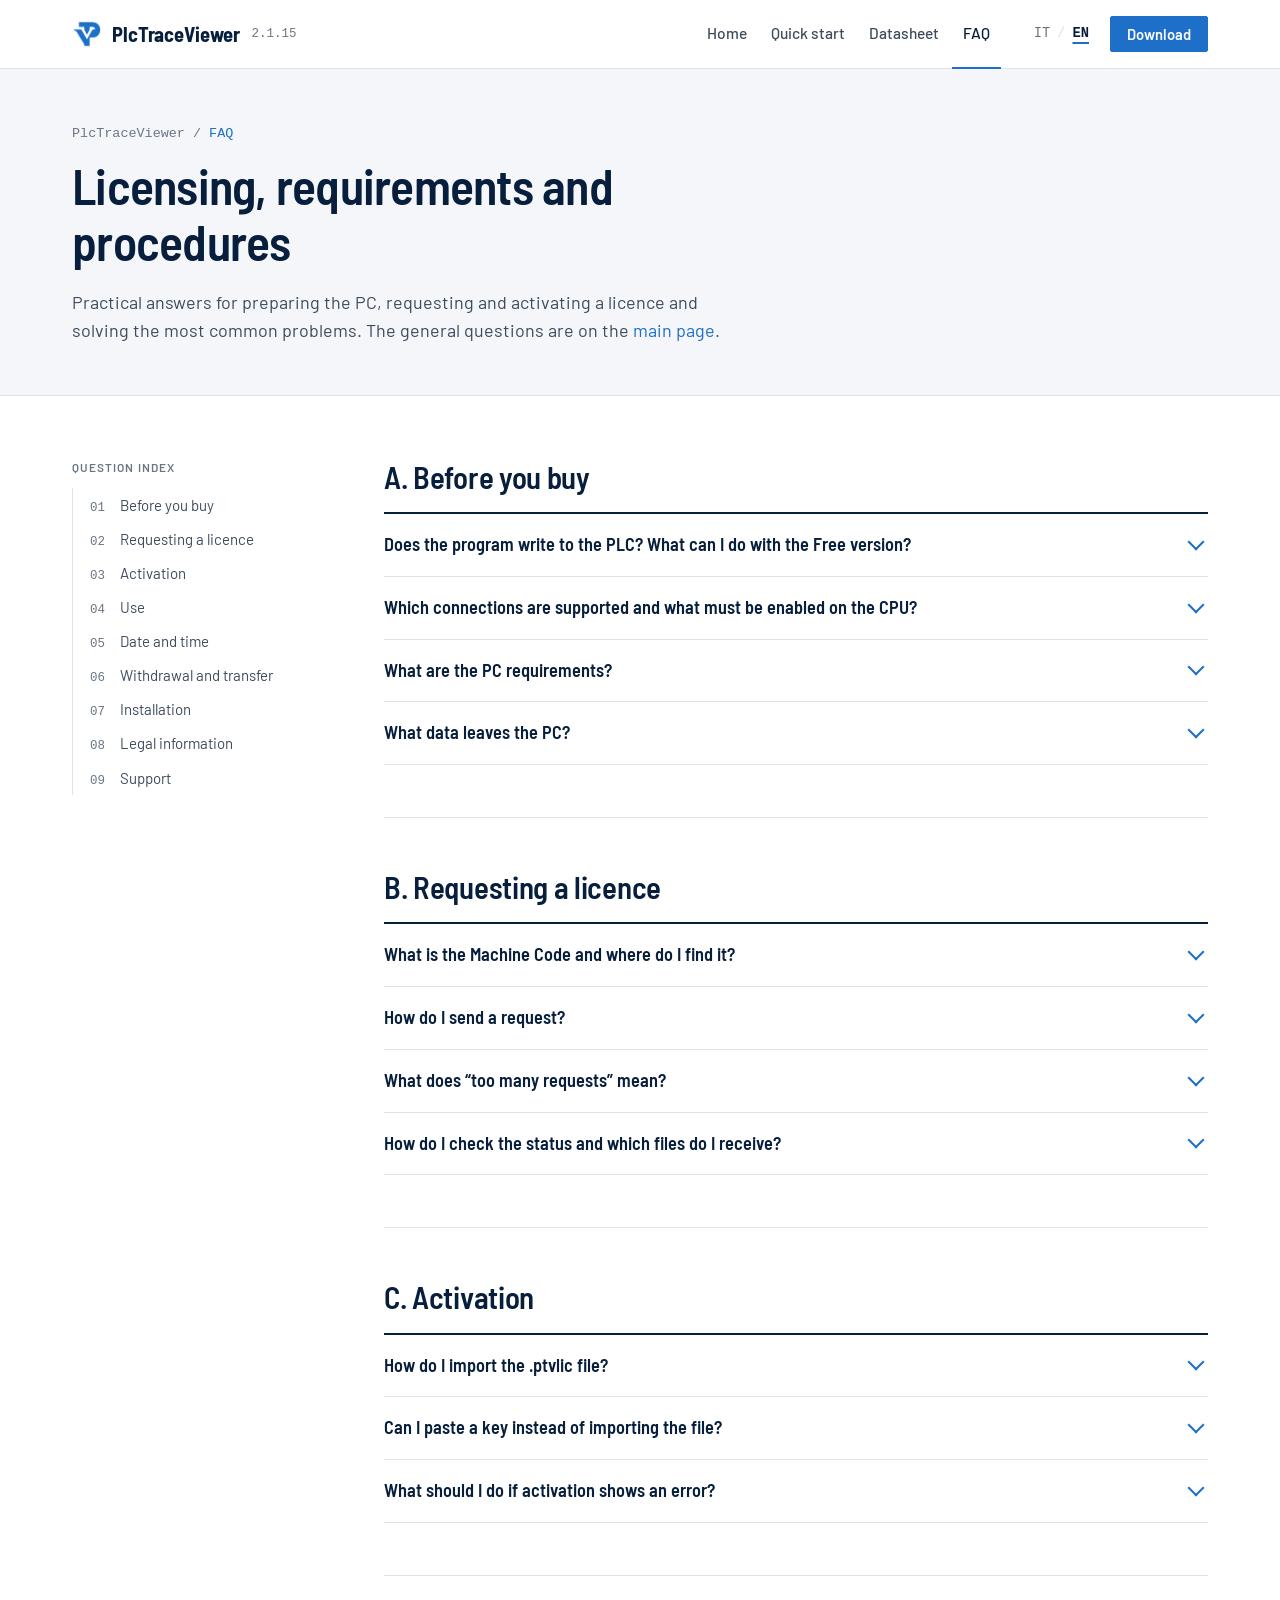
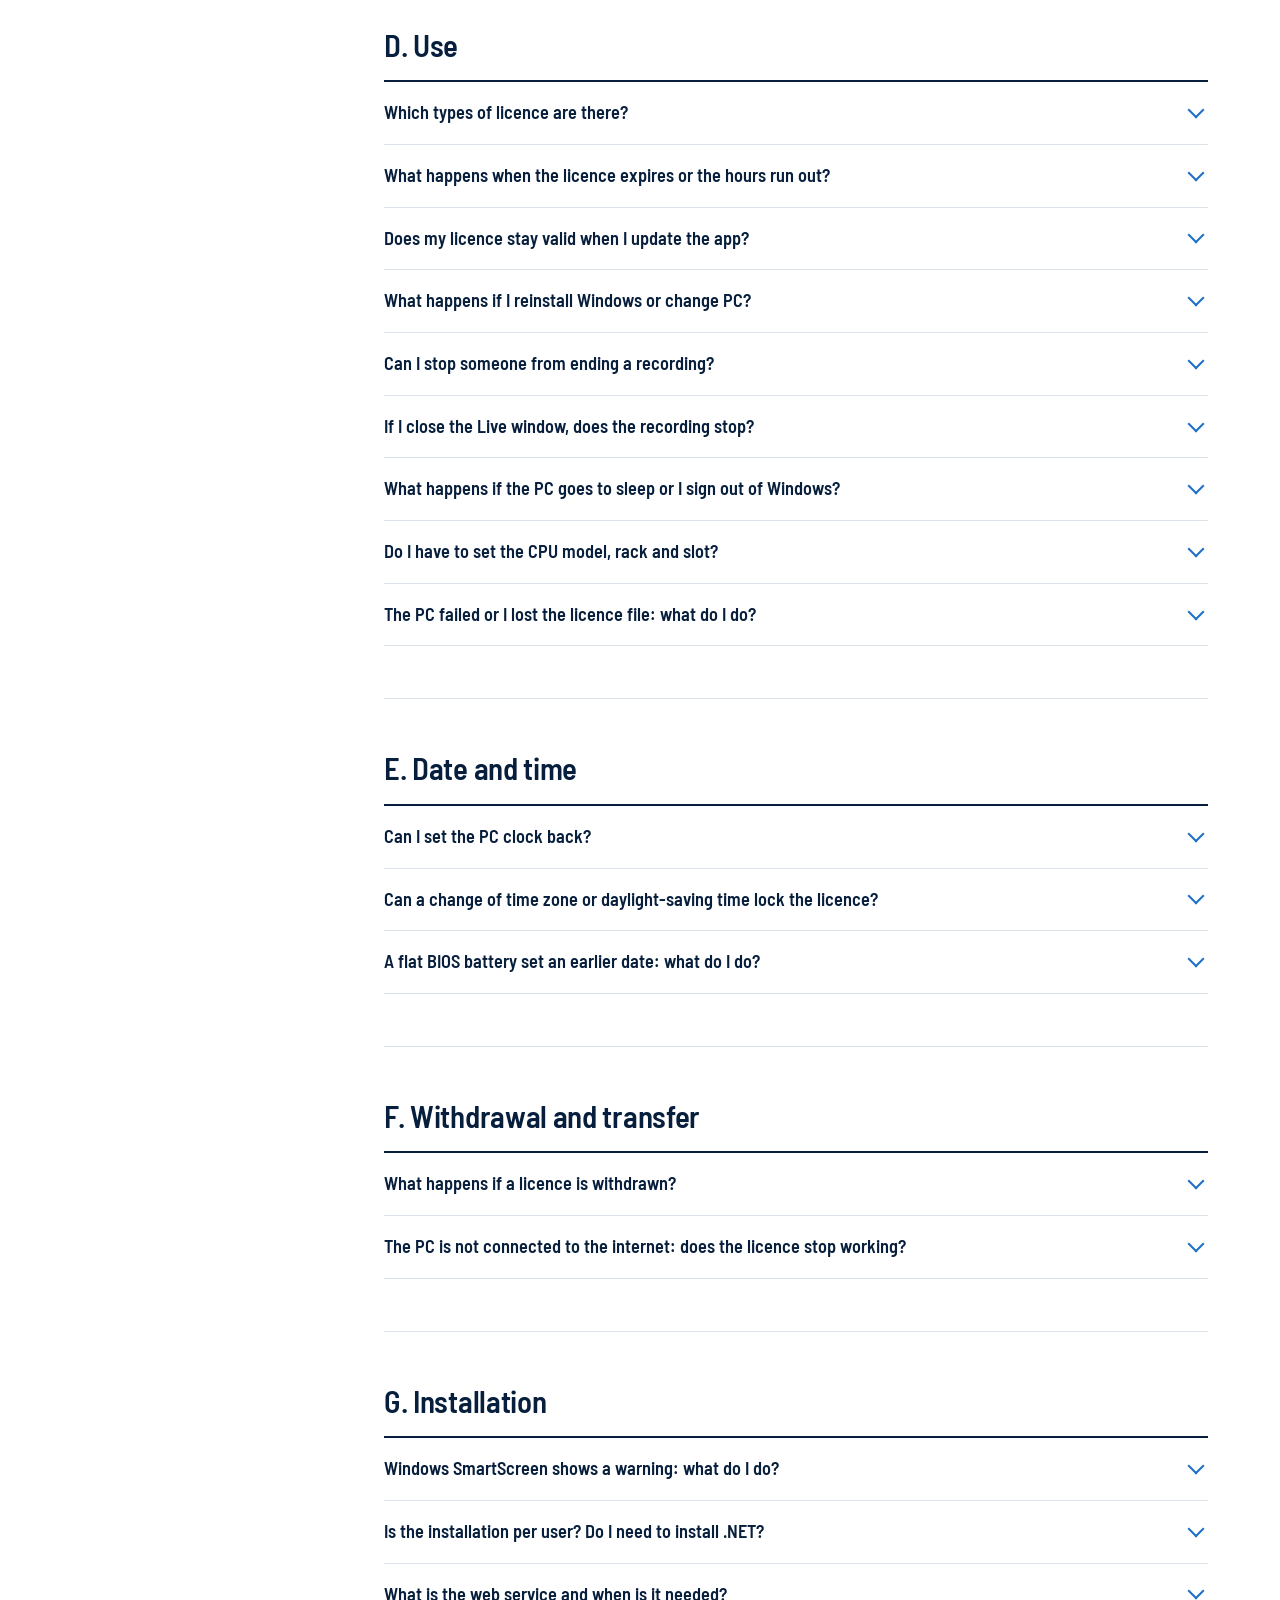
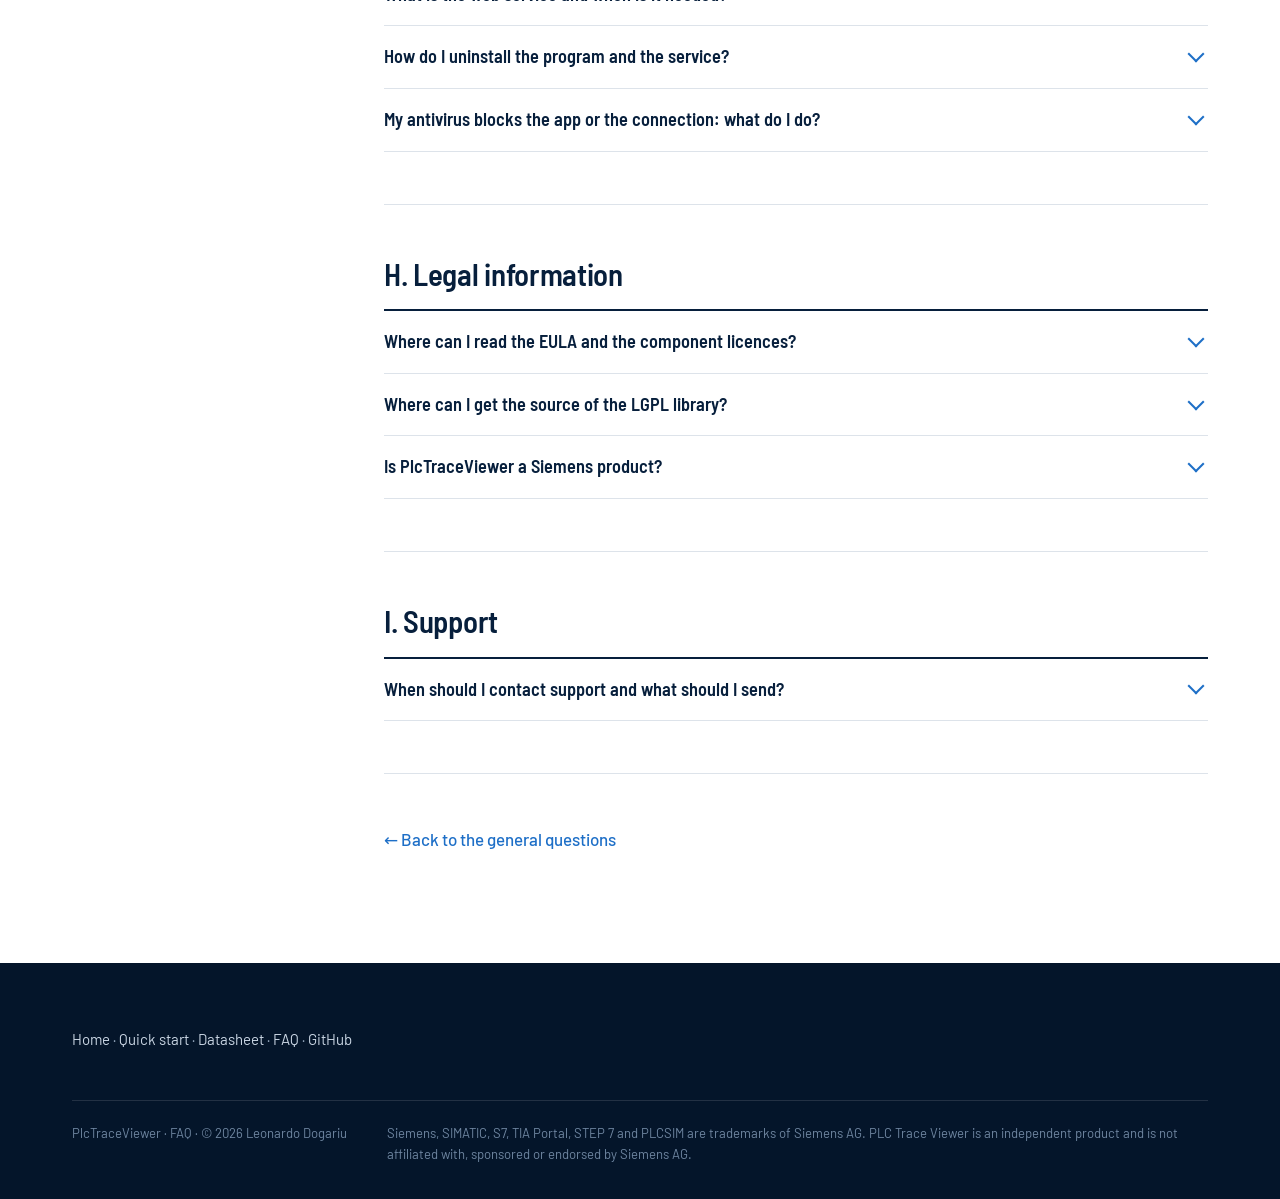
<file: faq.html>
<!DOCTYPE html>
<html lang="it">
<head>
<meta charset="UTF-8">
<meta name="viewport" content="width=device-width,initial-scale=1">
<title>PlcTraceViewer · FAQ su licenze e requisiti</title>
<meta name="description" content="Domande frequenti su licenza, requisiti, installazione, attivazione, uso e supporto di PlcTraceViewer.">
<meta name="theme-color" content="#071f3c">
<link rel="canonical" href="https://leo25122.github.io/PlcTraceViewer-site/faq.html">
<link rel="icon" type="image/png" sizes="32x32" href="assets/favicon-32.png">
<link rel="icon" type="image/png" sizes="256x256" href="assets/favicon-256.png">
<link rel="apple-touch-icon" href="assets/apple-touch-icon.png">
<link rel="preconnect" href="https://fonts.googleapis.com">
<link rel="preconnect" href="https://fonts.gstatic.com" crossorigin>
<link href="https://fonts.googleapis.com/css2?family=Barlow:wght@400;500;600&amp;family=Barlow+Semi+Condensed:wght@500;600;700&amp;display=swap" rel="stylesheet">
<link rel="stylesheet" href="assets/css/site.css?v=20261009b">
</head>
<body data-title-it="PlcTraceViewer · FAQ" data-title-en="PlcTraceViewer · FAQ"
      data-desc-it="Domande frequenti su licenza, requisiti, installazione, attivazione, uso e supporto di PlcTraceViewer."
      data-desc-en="Frequently asked questions about PlcTraceViewer licensing, requirements, installation, activation, use and support.">

<header class="top">
  <div class="wrap">
    <a class="brand" href="index.html"><img src="assets/img/ptv-mark-64.png" width="26" height="26" alt=""><span>PlcTraceViewer</span><small>2.1.15</small></a>
    <nav>
      <a href="index.html">Home</a>
      <a href="quickstart.html" data-it>Guida rapida</a><a href="quickstart.html" data-en>Quick start</a>
      <a href="datasheet.html" data-it>Scheda tecnica</a><a href="datasheet.html" data-en>Datasheet</a>
      <a href="faq.html" class="here">FAQ</a>
    </nav>
    <div class="tools">
      <div class="lang" role="group" aria-label="Lingua / Language">
        <button type="button" data-lang-btn="it" aria-pressed="true">IT</button><span>/</span><button type="button" data-lang-btn="en" aria-pressed="false">EN</button>
      </div>
      <a class="btn btn-sm" href="index.html#download"><span data-it>Scarica</span><span data-en>Download</span></a>
      <button class="menu-btn" type="button" data-menu aria-expanded="false">Menu</button>
    </div>
  </div>
  <div class="menu">
    <a href="index.html">Home</a>
    <a href="quickstart.html" data-it>Guida rapida</a><a href="quickstart.html" data-en>Quick start</a>
    <a href="datasheet.html" data-it>Scheda tecnica</a><a href="datasheet.html" data-en>Datasheet</a>
    <a href="faq.html">FAQ</a>
    <a href="index.html#download" data-it>Scarica</a><a href="index.html#download" data-en>Download</a>
  </div>
</header>

<main>
  <section class="doc-head">
    <div class="wrap">
    <p class="crumb"><a href="index.html">PlcTraceViewer</a> / <b data-it>FAQ</b><b data-en>FAQ</b></p>
      <h1 data-it>Licenza, requisiti e procedure</h1>
      <h1 data-en>Licensing, requirements and procedures</h1>
      <p class="lead" data-it>Risposte pratiche per preparare il PC, richiedere e attivare una licenza e risolvere i problemi più comuni. Le domande generali sono nella <a href="index.html#faq">pagina principale</a>.</p>
      <p class="lead" data-en>Practical answers for preparing the PC, requesting and activating a licence and solving the most common problems. The general questions are on the <a href="index.html#faq">main page</a>.</p>
    </div>
  </section>

  <section class="doc-body">
    <div class="wrap">
      <div class="doc">
        <aside class="toc">
          <h4 data-it>Indice delle domande</h4><h4 data-en>Question index</h4>
          <ol>
            <li><a href="#gruppo-a"><span data-it>Prima di acquistare</span><span data-en>Before you buy</span></a></li>
            <li><a href="#gruppo-b"><span data-it>Richiesta della licenza</span><span data-en>Requesting a licence</span></a></li>
            <li><a href="#gruppo-c"><span data-it>Attivazione</span><span data-en>Activation</span></a></li>
            <li><a href="#gruppo-d"><span data-it>Uso</span><span data-en>Use</span></a></li>
            <li><a href="#gruppo-e"><span data-it>Data e ora</span><span data-en>Date and time</span></a></li>
            <li><a href="#gruppo-f"><span data-it>Revoca e trasferimento</span><span data-en>Withdrawal and transfer</span></a></li>
            <li><a href="#gruppo-g"><span data-it>Installazione</span><span data-en>Installation</span></a></li>
            <li><a href="#gruppo-h"><span data-it>Informazioni legali</span><span data-en>Legal information</span></a></li>
            <li><a href="#gruppo-i"><span data-it>Supporto</span><span data-en>Support</span></a></li>
          </ol>
        </aside>

        <div>
          <article class="doc-sec" id="gruppo-a">
            <h2><span data-it>A. Prima di acquistare</span><span data-en>A. Before you buy</span></h2>
            <div class="faq">
              <details id="a-sola-lettura">
                <summary><span data-it>Il programma scrive nel PLC? Cosa si può fare con la versione Free?</span><span data-en>Does the program write to the PLC? What can I do with the Free version?</span></summary>
                <div class="a"><span data-it>Le risposte sulla <a href="index.html#faq-sola-lettura">sola lettura</a> e sulle funzioni <a href="index.html#faq-free">Free e PRO</a> sono nelle domande generali della pagina principale.</span><span data-en>The answers about <a href="index.html#faq-sola-lettura">read-only operation</a> and the <a href="index.html#faq-free">Free and PRO features</a> are in the general questions on the main page.</span></div>
              </details>
              <details id="a-connessioni">
                <summary><span data-it>Quali collegamenti sono supportati e cosa va abilitato sulla CPU?</span><span data-en>Which connections are supported and what must be enabled on the CPU?</span></summary>
                <div class="a">
                  <ul data-it>
                    <li><b>PUT/GET</b>: S7-300/400/1200/1500, lettura per indirizzo. Va consentito l'accesso PUT/GET nella configurazione della CPU. I DB ad accesso ottimizzato non si possono leggere in questo modo.</li>
                    <li><b>S7comm-Plus</b>: S7-1500 dalla V2.9 e S7-1200 dalla V4.5, lettura per nome. Va abilitata la comunicazione sicura PG/PC e HMI. Non serve una licenza runtime OPC UA.</li>
                    <li><b>OPC UA</b>: S7-1200/1500, lettura per nome. Il server OPC UA deve essere attivo e avere la licenza runtime prevista per la CPU; licenza e configurazione del PLC sono a carico del cliente.</li>
                  </ul>
                  <ul data-en>
                    <li><b>PUT/GET</b>: S7-300/400/1200/1500, reading by address. PUT/GET access must be allowed in the CPU configuration. DBs with optimised access cannot be read this way.</li>
                    <li><b>S7comm-Plus</b>: S7-1500 from V2.9 and S7-1200 from V4.5, reading by name. Secure PG/PC and HMI communication must be enabled. No OPC UA runtime licence is needed.</li>
                    <li><b>OPC UA</b>: S7-1200/1500, reading by name. The OPC UA server must be enabled and have the runtime licence required for the CPU; the PLC licence and configuration are the customer's responsibility.</li>
                  </ul>
                </div>
              </details>
              <details id="a-requisiti">
                <summary><span data-it>Quali sono i requisiti del PC?</span><span data-en>What are the PC requirements?</span></summary>
                <div class="a">
                  <ul data-it>
                    <li>Windows 10 o 11 a 64 bit. Il runtime dell'applicazione è incluso nell'installazione.</li>
                    <li>Windows 7 SP1, a 32 o 64 bit: c'è un setup a parte con le stesse funzioni, che installa .NET Framework 4.8 se manca; la dashboard web su Windows 7 si apre con Chrome 109 o Firefox ESR 115.</li>
                    <li>.NET Framework 4.8 serve solo al modulo facoltativo che legge i progetti TIA; è già presente in Windows 10 dalla versione 1903 e in Windows 11.</li>
                    <li>Per leggere un progetto servono TIA Portal con Openness, installato e con licenza del cliente, e l'utente Windows nel gruppo locale <em>Siemens TIA Openness</em>. TIA Portal e Openness non sono inclusi in PlcTraceViewer e non servono per acquisire dal PLC.</li>
                    <li>Per aprire il manuale o l'EULA in PDF serve un lettore PDF.</li>
                  </ul>
                  <ul data-en>
                    <li>64-bit Windows 10 or 11. The application runtime is included in the installer.</li>
                    <li>Windows 7 SP1, 32 or 64-bit: a separate setup with the same functions installs .NET Framework 4.8 if missing; on Windows 7 the web dashboard opens in Chrome 109 or Firefox ESR 115.</li>
                    <li>.NET Framework 4.8 is needed only by the optional module that reads TIA projects; it is already part of Windows 10 from version 1903 and of Windows 11.</li>
                    <li>Reading a project requires TIA Portal with Openness, installed and licensed by the customer, and the Windows user in the local <em>Siemens TIA Openness</em> group. TIA Portal and Openness are not included in PlcTraceViewer and are not needed to acquire from the PLC.</li>
                    <li>A PDF reader is needed to open the PDF manual or the EULA.</li>
                  </ul>
                </div>
              </details>
              <details id="a-dati">
                <summary><span data-it>Quali dati escono dal PC?</span><span data-en>What data leaves the PC?</span></summary>
                <div class="a"><span data-it>I valori del PLC, i nomi dei segnali e i file di registrazione restano sul PC e non vengono caricati su servizi cloud. L'attivazione non richiede internet. Se una connessione è disponibile, il controllo dello stato della licenza invia solo il seriale della licenza e il codice macchina, nessun dato d'impianto. Per l'uso senza internet vedi anche la <a href="index.html#faq-internet">risposta generale</a>.</span><span data-en>PLC values, signal names and recording files stay on the PC and are not uploaded to cloud services. Activation does not need internet. If a connection is available, the licence-status check sends only the licence serial and the Machine Code, no plant data. For use without internet, see also the <a href="index.html#faq-internet">general answer</a>.</span></div>
              </details>
            </div>
          </article>

          <article class="doc-sec" id="gruppo-b">
            <h2><span data-it>B. Richiesta della licenza</span><span data-en>B. Requesting a licence</span></h2>
            <div class="faq">
              <details id="b-codice">
                <summary><span data-it>Cos'è il codice macchina e dove si trova?</span><span data-en>What is the Machine Code and where do I find it?</span></summary>
                <div class="a"><span data-it>È il codice che identifica il PC per cui viene emessa la licenza. In PlcTraceViewer apri <b>? → Activate PRO version</b> e copialo dalla finestra, trattini compresi. Se reinstalli Windows il codice può cambiare.</span><span data-en>It is the code that identifies the PC the licence is issued for. In PlcTraceViewer open <b>? → Activate PRO version</b> and copy it from the window, dashes included. Reinstalling Windows can change the code.</span></div>
              </details>
              <details id="b-richiesta">
                <summary><span data-it>Come si invia una richiesta?</span><span data-en>How do I send a request?</span></summary>
                <div class="a">
                  <ol data-it><li>Apri <a href="https://forgepi.tail50ae29.ts.net:8443/">il portale licenze</a>.</li><li>Inserisci codice macchina, nome, azienda ed e-mail; telefono e note sono facoltativi.</li><li>Invia una sola richiesta per codice macchina e conserva il nome e l'e-mail usati: servono per controllarne lo stato.</li><li>Quando la licenza è disponibile, scarica il file <code>.ptvlic</code> dalla pagina dello stato.</li></ol>
                  <ol data-en><li>Open <a href="https://forgepi.tail50ae29.ts.net:8443/">the licence portal</a>.</li><li>Enter the Machine Code, name, company and email; phone and notes are optional.</li><li>Send only one request per Machine Code and keep the name and email you used: they are needed to check its status.</li><li>When the licence is available, download the <code>.ptvlic</code> file from the status page.</li></ol>
                </div>
              </details>
              <details id="b-limiti">
                <summary><span data-it>Cosa significa «troppe richieste»?</span><span data-en>What does “too many requests” mean?</span></summary>
                <div class="a"><span data-it>Il portale limita gli invii: al massimo 30 richieste in attesa, 20 richieste in totale nelle ultime 24 ore e 3 richieste per indirizzo e-mail nelle ultime 24 ore. Se per lo stesso codice macchina c'è già una richiesta in attesa, non inviarne un'altra: controllane lo stato. Se compare l'avviso, riprova più tardi.</span><span data-en>The portal limits submissions: at most 30 requests awaiting review, 20 requests in total in the last 24 hours and 3 requests per email address in the last 24 hours. If a request for the same Machine Code is already waiting, do not send another one: check its status. If the message appears, try again later.</span></div>
              </details>
              <details id="b-stato">
                <summary><span data-it>Come si controlla lo stato e quali file si ricevono?</span><span data-en>How do I check the status and which files do I receive?</span></summary>
                <div class="a"><span data-it>Apri <a href="https://forgepi.tail50ae29.ts.net:8443/Public/Check">Stato della richiesta</a> e inserisci codice macchina, nome completo ed e-mail usati nella richiesta. Qui vedi lo stato e, quando è disponibile, scarichi la licenza <code>.ptvlic</code> e il certificato in PDF. La durata di una licenza a tempo parte dal primo download; scaricarla di nuovo non la azzera.</span><span data-en>Open <a href="https://forgepi.tail50ae29.ts.net:8443/Public/Check">Request status</a> and enter the Machine Code, full name and email used in the request. There you see the status and, when available, download the <code>.ptvlic</code> licence and the PDF certificate. The term of a time-limited licence starts at the first download; downloading it again does not reset it.</span></div>
              </details>
            </div>
          </article>

          <article class="doc-sec" id="gruppo-c">
            <h2><span data-it>C. Attivazione</span><span data-en>C. Activation</span></h2>
            <div class="faq">
              <details id="c-import">
                <summary><span data-it>Come si importa il file .ptvlic?</span><span data-en>How do I import the .ptvlic file?</span></summary>
                <div class="a"><ol data-it><li>Apri <b>? → Activate PRO version</b> oppure fai clic sul riquadro FREE.</li><li>Scegli <b>Import licence file</b> e seleziona il file scaricato dal portale.</li><li>Se la licenza è valida viene salvata nell'app. Il file importato può essere eliminato automaticamente; se serve, si può scaricare di nuovo dal portale.</li></ol><ol data-en><li>Open <b>? → Activate PRO version</b> or click the FREE badge.</li><li>Choose <b>Import licence file</b> and select the file downloaded from the portal.</li><li>If the licence is valid, it is saved in the app. The imported file may be deleted automatically; if needed, it can be downloaded again from the portal.</li></ol></div>
              </details>
              <details id="c-chiave">
                <summary><span data-it>Si può incollare una chiave invece di importare il file?</span><span data-en>Can I paste a key instead of importing the file?</span></summary>
                <div class="a"><span data-it>Sì. Nella finestra <b>Activate PRO version</b> apri l'opzione per inserire la chiave, incolla il testo ricevuto e scegli <b>Activate</b>. Il metodo consigliato resta l'importazione del file <code>.ptvlic</code>.</span><span data-en>Yes. In the <b>Activate PRO version</b> window open the key-entry option, paste the text you received and choose <b>Activate</b>. Importing the <code>.ptvlic</code> file remains the recommended method.</span></div>
              </details>
              <details id="c-errori">
                <summary><span data-it>Cosa fare se l'attivazione mostra un errore?</span><span data-en>What should I do if activation shows an error?</span></summary>
                <div class="a">
                  <ul data-it><li><code>This licence belongs to another machine.</code> Controlla che il codice macchina sia quello di questo PC e richiedi dal portale una licenza per quel codice.</li><li><code>The licence is not valid for this machine.</code> Verifica di aver ricevuto il file per il codice macchina corretto; se il messaggio resta, contatta il fornitore tramite il portale.</li><li><code>The licence expired on …</code> Controlla la data indicata e invia una nuova richiesta dal portale.</li><li><code>The … recording hours of this licence are used up …</code> Le ore di registrazione sono esaurite; contatta il fornitore tramite il portale.</li><li><code>Licence … has been withdrawn.</code> Le funzioni PRO sono disattivate; chiedi informazioni al fornitore tramite il portale.</li><li><code>The date on this PC (…) is earlier than the date this licence was issued (…).</code> Imposta la data corretta e riavvia l'app; non è un blocco permanente. Se invece compare <code>Licence … was locked on this PC because the clock was set back.</code>, correggi la data e richiedi tramite il portale una nuova licenza per lo stesso codice macchina: reinstallare non sblocca la licenza.</li></ul>
                  <ul data-en><li><code>This licence belongs to another machine.</code> Check that the Machine Code is the one of this PC and request a licence for that code from the portal.</li><li><code>The licence is not valid for this machine.</code> Check that you received the file for the correct Machine Code; if the message remains, contact the supplier through the portal.</li><li><code>The licence expired on …</code> Check the date shown and send a new request from the portal.</li><li><code>The … recording hours of this licence are used up …</code> The recording hours are used up; contact the supplier through the portal.</li><li><code>Licence … has been withdrawn.</code> PRO features are disabled; ask the supplier for information through the portal.</li><li><code>The date on this PC (…) is earlier than the date this licence was issued (…).</code> Set the correct date and restart the app; this is not a permanent lock. If instead the message is <code>Licence … was locked on this PC because the clock was set back.</code>, correct the date and request a new licence for the same Machine Code through the portal: reinstalling does not unlock the licence.</li></ul>
                </div>
              </details>
            </div>
          </article>

          <article class="doc-sec" id="gruppo-d">
            <h2><span data-it>D. Uso</span><span data-en>D. Use</span></h2>
            <div class="faq">
              <details id="d-tipi">
                <summary><span data-it>Quali tipi di licenza esistono?</span><span data-en>Which types of licence are there?</span></summary>
                <div class="a"><span data-it>A seconda del file emesso, una licenza può essere senza scadenza o con una data di scadenza, e può includere un numero di ore di registrazione e un limite ai tag Live. Il portale mostra la scadenza e i limiti assegnati. Prezzi e condizioni commerciali non sono indicati qui.</span><span data-en>Depending on the file issued, a licence can be perpetual or have an expiry date, and it can include a number of recording hours and a limit on Live tags. The portal shows the expiry and the limits assigned. Prices and commercial terms are not given here.</span></div>
              </details>
              <details id="d-fine">
                <summary><span data-it>Cosa succede quando la licenza scade o le ore finiscono?</span><span data-en>What happens when the licence expires or the hours run out?</span></summary>
                <div class="a"><span data-it>Le funzioni PRO si disattivano. Se una registrazione è in corso non viene interrotta: il file viene chiuso completo e le funzioni PRO si disattivano quando fermi la registrazione. Se raggiungi il limite dei tag Live, per aggiungerne un altro devi prima rimuoverne uno.</span><span data-en>PRO features are disabled. A recording in progress is not interrupted: the file is closed complete and PRO features are disabled when you stop the recording. If you reach the Live-tag limit, you must remove a tag before adding another.</span></div>
              </details>
              <details id="d-aggiorna">
                <summary><span data-it>Se aggiorno l'app, la licenza resta valida?</span><span data-en>Does my licence stay valid when I update the app?</span></summary>
                <div class="a"><span data-it>Sì: un aggiornamento sullo stesso PC non cambia il codice macchina. Fanno eccezione le licenze emesse per le versioni precedenti alla 2.1, che questa versione non accetta: in quel caso copia il codice macchina e chiedi al fornitore una licenza sostitutiva tramite il portale.</span><span data-en>Yes: an update on the same PC does not change the Machine Code. The exception is licences issued for versions before 2.1, which this version does not accept: in that case copy the Machine Code and ask the supplier for a replacement licence through the portal.</span></div>
              </details>
              <details id="d-reinstallazione">
                <summary><span data-it>Cosa succede se reinstallo Windows o cambio PC?</span><span data-en>What happens if I reinstall Windows or change PC?</span></summary>
                <div class="a"><span data-it>Il codice macchina può cambiare e la licenza resta legata al codice del PC precedente. Invia una nuova richiesta dal portale con il nuovo codice e chiedi il trasferimento: la licenza precedente viene disattivata quando il trasferimento è completato. Sostituire un disco o aggiungere memoria non cambia il codice macchina. In una macchina virtuale il codice cambia anche quando la macchina virtuale viene copiata oppure spostata su un PC con un processore diverso.</span><span data-en>The Machine Code can change and the licence stays bound to the previous PC's code. Send a new request from the portal with the new code and ask for a transfer: the previous licence is disabled when the transfer is completed. Replacing a disk or adding memory does not change the Machine Code. In a virtual machine the code also changes when the virtual machine is copied, or moved to a PC with a different processor.</span></div>
              </details>
              <details id="d-protezione">
                <summary><span data-it>Posso impedire che qualcuno fermi una registrazione?</span><span data-en>Can I stop someone from ending a recording?</span></summary>
                <div class="a"><span data-it>Sì: in <b>Impostazioni → Live → Recording protection</b> spunta la casella e imposta una password (almeno 8 caratteri). Da quel momento STOP REC, lo scollegamento, la chiusura della finestra Live, lo Stop dalla dashboard web e la disconnessione di Windows chiedono la password; cinque password sbagliate bloccano il controllo per 30 secondi. Finché non c'è una password non viene chiesto nulla. Se la dimentichi, <b>I forgot the password…</b> toglie la protezione quando nessuna registrazione è in corso. Windows permette di chiedere, non di rifiutare: chiudere PTV dal Task Manager o spegnere il PC fermano comunque la registrazione, con i file chiusi interi quando Windows lo comunica.</span><span data-en>Yes: in <b>Settings → Live → Recording protection</b> tick the box and set a password (at least 8 characters). From then on STOP REC, Disconnect, closing the Live window, Stop on the web dashboard and signing out of Windows ask for it; five wrong passwords lock the check for 30 seconds. Until a password is set nothing is asked. If you forget it, <b>I forgot the password…</b> removes the protection while no recording is running. Windows lets an application ask, not refuse: ending PTV from the Task Manager or switching the PC off still end the recording, with the files closed whole whenever Windows says so.</span></div>
              </details>
              <details id="d-finestra">
                <summary><span data-it>Se chiudo la finestra Live, la registrazione si ferma?</span><span data-en>If I close the Live window, does the recording stop?</span></summary>
                <div class="a"><span data-it>No, se scegli <b>Keep recording</b>: la registrazione la scrive un processo registratore di PTV, non la finestra, e continua con i file interi anche se PTV si chiude o viene terminato. Il pulsante <b>Live</b> e l'avvio di PTV la ritrovano: la riapri, vedi i canali dal vivo e la fermi come sempre. Sullo stesso PC possono girare fino a 12 registrazioni.</span><span data-en>No, if you choose <b>Keep recording</b>: the recording is written by a PTV recorder process, not by the window, and goes on with its files whole even if PTV closes or is killed. The <b>Live</b> button and PTV's start find it again: you reopen it, see the channels live and stop it as usual. Up to 12 recordings can run on one PC.</span></div>
              </details>
              <details id="d-sospensione">
                <summary><span data-it>Cosa succede se il PC va in sospensione o mi disconnetto da Windows?</span><span data-en>What happens if the PC goes to sleep or I sign out of Windows?</span></summary>
                <div class="a"><span data-it>Durante una registrazione il PC non va in sospensione da solo. Una sospensione scelta a mano, l'ibernazione o la batteria scarica non si possono impedire: il PLC non viene letto nel frattempo, la lettura riprende da sola al risveglio e il tempo trascorso resta nel file come un vuoto, all'ora vera. Bloccare lo schermo o cambiare utente non ferma la registrazione. Disconnettersi o spegnere la ferma e chiude i file; con la protezione attiva Windows prima mostra l'avviso di PTV. Con il servizio registratore (opzione del setup «Record also when nobody is signed in», diritti di amministratore) la registrazione continua anche dopo la disconnessione e i file si chiudono interi allo spegnimento.</span><span data-en>While recording, the PC does not go to sleep on its own. A sleep chosen by hand, hibernation or a flat battery cannot be prevented: the PLC is not read meanwhile, reading resumes by itself on waking and the time elapsed stays in the file as a gap, at its real time. Locking the screen or switching user does not stop the recording. Signing out or shutting down stops it and closes the files; with the protection on, Windows first shows PTV's notice. With the recorder service (the setup option “Record also when nobody is signed in”, administrator rights) the recording goes on after signing out and the files are closed whole at shutdown.</span></div>
              </details>
              <details id="d-slot">
                <summary><span data-it>Devo impostare il modello di CPU, il rack e lo slot?</span><span data-en>Do I have to set the CPU model, rack and slot?</span></summary>
                <div class="a"><span data-it>No: con lo slot su <b>auto</b> (il valore iniziale in S7 Setup) il programma trova da solo una S7-300/400 o una S7-1200/1500 e la riconosce dal suo codice d'ordine. Cambia slot solo quando la CPU ne rifiuta uno; un tempo scaduto, per esempio su una VPN lenta, viene detto come tale e non scambiato per uno slot sbagliato. Con un numero nel campo Slot si usa sempre quello.</span><span data-en>No: with Slot on <b>auto</b> (the default in S7 setup) the program finds an S7-300/400 or an S7-1200/1500 by itself and recognises it from its order number. It changes slot only when the CPU refuses one; a timeout, for example over a slow VPN, is reported as such and never taken for a wrong slot. With a number in Slot that slot is always used.</span></div>
              </details>
              <details id="d-guasto">
                <summary><span data-it>Il PC si è guastato o ho perso il file della licenza: cosa faccio?</span><span data-en>The PC failed or I lost the licence file: what do I do?</span></summary>
                <div class="a"><span data-it>Se hai perso il file, controlla lo stato della richiesta sul portale: una licenza attiva si può scaricare di nuovo. Se il PC non è più utilizzabile o il codice macchina è cambiato, contatta il fornitore tramite il portale indicando il seriale e, se disponibile, il nuovo codice: verrà valutata una nuova emissione o un trasferimento.</span><span data-en>If you lost the file, check the request status on the portal: an active licence can be downloaded again. If the PC can no longer be used or the Machine Code has changed, contact the supplier through the portal with the serial and, if available, the new code: a reissue or a transfer will be considered.</span></div>
              </details>
            </div>
          </article>

          <article class="doc-sec" id="gruppo-e">
            <h2><span data-it>E. Data e ora</span><span data-en>E. Date and time</span></h2>
            <div class="faq">
              <details id="e-orologio">
                <summary><span data-it>Si può riportare indietro l'orologio del PC?</span><span data-en>Can I set the PC clock back?</span></summary>
                <div class="a"><span data-it>No. Riportare indietro l'orologio può bloccare in modo permanente una licenza con scadenza su quel PC. Se è successo, correggi la data e richiedi tramite il portale una nuova licenza per lo stesso codice macchina; reinstallare l'app non elimina il blocco. Le licenze senza scadenza non controllano la data.</span><span data-en>No. Setting the clock back can permanently lock a licence with an expiry date on that PC. If it happened, correct the date and request a new licence for the same Machine Code through the portal; reinstalling the app does not remove the lock. Perpetual licences do not check the date.</span></div>
              </details>
              <details id="e-fuso">
                <summary><span data-it>Il cambio di fuso orario o dell'ora legale può bloccare la licenza?</span><span data-en>Can a change of time zone or daylight-saving time lock the licence?</span></summary>
                <div class="a"><span data-it>No. Cambiare fuso orario o passare all'ora legale non equivale a riportare indietro la data. Non modificare la data a mano per simulare un altro fuso orario.</span><span data-en>No. Changing the time zone or switching to daylight-saving time is not the same as setting the date back. Do not change the date by hand to simulate another time zone.</span></div>
              </details>
              <details id="e-bios">
                <summary><span data-it>La batteria del BIOS scarica ha impostato una data precedente: cosa faccio?</span><span data-en>A flat BIOS battery set an earlier date: what do I do?</span></summary>
                <div class="a"><span data-it>Imposta data e ora corrette in Windows. Una data precedente al giorno di emissione della licenza va corretta, ma da sola non causa il blocco permanente descritto sopra. Una licenza importata da poco non viene bloccata per una data errata precedente all'importazione.</span><span data-en>Set the correct date and time in Windows. A date earlier than the licence issue date must be corrected, but on its own it does not cause the permanent lock described above. A recently imported licence is not locked because of a wrong date earlier than the import.</span></div>
              </details>
            </div>
          </article>

          <article class="doc-sec" id="gruppo-f">
            <h2><span data-it>F. Revoca e trasferimento</span><span data-en>F. Withdrawal and transfer</span></h2>
            <div class="faq">
              <details id="f-revoca">
                <summary><span data-it>Cosa succede se una licenza viene revocata?</span><span data-en>What happens if a licence is withdrawn?</span></summary>
                <div class="a"><span data-it>L'app passa alla versione Free, disattiva le funzioni PRO e mostra un avviso. Per conoscere il motivo o richiedere una nuova licenza contatta il fornitore tramite il portale. In caso di trasferimento a un altro PC, la licenza precedente viene sostituita.</span><span data-en>The app switches to the Free version, disables PRO features and shows a message. To find out why or request a new licence, contact the supplier through the portal. When a licence is transferred to another PC, the previous one is replaced.</span></div>
              </details>
              <details id="f-offline">
                <summary><span data-it>Il PC non è collegato a internet: la licenza smette di funzionare?</span><span data-en>The PC is not connected to the internet: does the licence stop working?</span></summary>
                <div class="a"><span data-it>No. Senza rete l'attivazione e l'uso funzionano normalmente. Un PC non collegato non riceve gli aggiornamenti sullo stato della licenza: una revoca viene applicata quando il PC torna in rete o quando si installa una versione successiva dell'app. Non vengono trasmessi dati del PLC.</span><span data-en>No. Without a network, activation and use work normally. A PC that is not connected does not receive licence status updates: a withdrawal is applied when the PC is back online or when a later version of the app is installed. No PLC data is transmitted.</span></div>
              </details>
            </div>
          </article>

          <article class="doc-sec" id="gruppo-g">
            <h2><span data-it>G. Installazione</span><span data-en>G. Installation</span></h2>
            <div class="faq">
              <details id="g-smartscreen">
                <summary><span data-it>Windows SmartScreen mostra un avviso: cosa faccio?</span><span data-en>Windows SmartScreen shows a warning: what do I do?</span></summary>
                <div class="a"><span data-it>Verifica prima che il file provenga dalla <a href="https://github.com/leo25122/PlcTraceViewer-site/releases/latest">pagina ufficiale delle release</a>. Per continuare l'installazione scegli <b>Ulteriori informazioni → Esegui comunque</b>.</span><span data-en>First check that the file comes from the <a href="https://github.com/leo25122/PlcTraceViewer-site/releases/latest">official releases page</a>. To continue the installation, choose <b>More info → Run anyway</b>.</span></div>
              </details>
              <details id="g-installazione">
                <summary><span data-it>L'installazione è per utente? Serve installare .NET?</span><span data-en>Is the installation per user? Do I need to install .NET?</span></summary>
                <div class="a"><span data-it>Sì, l'installazione è per utente e include il runtime dell'app: non serve installare .NET a parte. Su Windows 7 si usa il setup per Windows 7, che installa .NET Framework 4.8 se manca (una volta, con i diritti di amministratore). Per aggiornare, chiudi PlcTraceViewer e avvia l'installazione sopra la versione esistente.</span><span data-en>Yes, the installation is per user and includes the app runtime: .NET does not need to be installed separately. On Windows 7 use the Windows 7 setup, which installs .NET Framework 4.8 if missing (once, with administrator rights). To update, close PlcTraceViewer and run the installer over the existing version.</span></div>
              </details>
              <details id="g-servizio">
                <summary><span data-it>Cos'è il servizio web e quando serve?</span><span data-en>What is the web service and when is it needed?</span></summary>
                <div class="a"><span data-it>È il componente facoltativo che pubblica la dashboard Live nel browser sulla rete locale, per impostazione predefinita sulla porta 8085. La dashboard è una funzione PRO e non ha autenticazione: usala solo su una rete protetta. L'installazione del servizio richiede l'autorizzazione di Windows; se la dashboard non ti serve, non selezionare il componente durante l'installazione.</span><span data-en>It is the optional component that publishes the Live dashboard in the browser on the local network, on port 8085 by default. The dashboard is a PRO feature and has no authentication: use it only on a protected network. Installing the service requires Windows permission; if you do not need the dashboard, leave the component unselected during installation.</span></div>
              </details>
              <details id="g-disinstallazione">
                <summary><span data-it>Come si disinstallano il programma e il servizio?</span><span data-en>How do I uninstall the program and the service?</span></summary>
                <div class="a"><span data-it>Usa la voce di disinstallazione di PlcTraceViewer nel menu Start oppure <b>Impostazioni di Windows → App installate</b>. La procedura ferma e rimuove il servizio web e il servizio registratore prima di eliminare i file; Windows può chiedere l'autorizzazione.</span><span data-en>Use the PlcTraceViewer uninstall entry in the Start menu or <b>Windows Settings → Installed apps</b>. The procedure stops and removes the web service and the recorder service before deleting the files; Windows may ask for permission.</span></div>
              </details>
              <details id="g-antivirus">
                <summary><span data-it>L'antivirus blocca l'app o la connessione: cosa faccio?</span><span data-en>My antivirus blocks the app or the connection: what do I do?</span></summary>
                <div class="a"><span data-it>Verifica che il file di installazione provenga dalla <a href="https://github.com/leo25122/PlcTraceViewer-site/releases/latest">pagina ufficiale delle release</a> e segui la procedura IT della tua azienda per esaminare l'avviso. Se il blocco riguarda la dashboard web, controlla anche il <a href="#g-servizio">servizio e la porta 8085</a>.</span><span data-en>Check that the installer comes from the <a href="https://github.com/leo25122/PlcTraceViewer-site/releases/latest">official releases page</a> and follow your company's IT procedure to review the alert. If the block concerns the web dashboard, also check the <a href="#g-servizio">service and port 8085</a>.</span></div>
              </details>
            </div>
          </article>

          <article class="doc-sec" id="gruppo-h">
            <h2><span data-it>H. Informazioni legali</span><span data-en>H. Legal information</span></h2>
            <div class="faq">
              <details id="h-eula">
                <summary><span data-it>Dove si leggono l'EULA e le licenze dei componenti?</span><span data-en>Where can I read the EULA and the component licences?</span></summary>
                <div class="a"><span data-it>L'<a href="EULA.txt">EULA completa, in italiano e in inglese</a>, si trova qui e nella cartella di installazione. Il file <code>THIRD-PARTY-NOTICES.txt</code> elenca i componenti di terze parti e le relative licenze (tra cui MIT, Apache-2.0, BSD, zlib e LGPL); si può leggere anche prima dell'acquisto: <a href="THIRD-PARTY-NOTICES.txt">Windows 10/11</a>, <a href="THIRD-PARTY-NOTICES-Windows7.txt">edizione Windows 7</a>. I testi completi delle licenze sono nella cartella <code>licenses</code> dell'installazione.</span><span data-en>The <a href="EULA.txt">complete EULA, in Italian and English</a>, is available here and in the installation folder. <code>THIRD-PARTY-NOTICES.txt</code> lists the third-party components and their licences (including MIT, Apache-2.0, BSD, zlib and LGPL); you can read it before buying too: <a href="THIRD-PARTY-NOTICES.txt">Windows 10/11</a>, <a href="THIRD-PARTY-NOTICES-Windows7.txt">Windows 7 edition</a>. The full licence texts are in the <code>licenses</code> folder of the installation.</span></div>
              </details>
              <details id="h-lgpl">
                <summary><span data-it>Dove si trovano i sorgenti della libreria LGPL?</span><span data-en>Where can I get the source of the LGPL library?</span></summary>
                <div class="a"><span data-it>Il codice sorgente della libreria <code>TKH.S7Plus.Net</code> nella versione distribuita si trova nello <a href="https://github.com/leo25122/PlcTraceViewer-site/releases/download/v2.1.2/TKH.S7Plus.Net-0.6.1-source.zip">ZIP allegato alla release 2.1.2</a>. Nell'installazione ci sono il testo della licenza LGPL-3.0 e gli altri avvisi.</span><span data-en>The source code of the distributed version of the <code>TKH.S7Plus.Net</code> library is in the <a href="https://github.com/leo25122/PlcTraceViewer-site/releases/download/v2.1.2/TKH.S7Plus.Net-0.6.1-source.zip">ZIP attached to release 2.1.2</a>. The installation contains the LGPL-3.0 licence text and the other notices.</span></div>
              </details>
              <details id="h-marchi">
                <summary><span data-it>PlcTraceViewer è un prodotto Siemens?</span><span data-en>Is PlcTraceViewer a Siemens product?</span></summary>
                <div class="a"><span data-it>No. PLC Trace Viewer è un prodotto indipendente e non è affiliato, sponsorizzato né approvato da Siemens AG. Siemens, SIMATIC, S7, TIA Portal, STEP 7 e PLCSIM sono marchi dei rispettivi titolari; sono citati solo per descrivere la compatibilità.</span><span data-en>No. PLC Trace Viewer is an independent product and is not affiliated with, sponsored or endorsed by Siemens AG. Siemens, SIMATIC, S7, TIA Portal, STEP 7 and PLCSIM are trademarks of their respective owners and are mentioned only to describe compatibility.</span></div>
              </details>
            </div>
          </article>

          <article class="doc-sec" id="gruppo-i">
            <h2><span data-it>I. Supporto</span><span data-en>I. Support</span></h2>
            <div class="faq">
              <details id="i-contatto">
                <summary><span data-it>Quando contattare il supporto e quali informazioni inviare?</span><span data-en>When should I contact support and what should I send?</span></summary>
                <div class="a"><span data-it>Contatta il supporto se il portale non trova una richiesta, se l'attivazione non riesce anche dopo aver verificato il codice macchina o se compare un errore non spiegato qui. Per la licenza scrivi tramite il <a href="https://forgepi.tail50ae29.ts.net:8443/">portale licenze</a> indicando seriale, codice macchina, versione di PlcTraceViewer e testo esatto del messaggio. Per un problema tecnico usa <a href="https://github.com/leo25122/PlcTraceViewer-site/issues">Segnala un problema</a> indicando versione e messaggio, senza seriale né codice macchina. Non allegare registrazioni o dati d'impianto a una segnalazione pubblica.</span><span data-en>Contact support if the portal cannot find a request, if activation still fails after checking the Machine Code or if an error appears that is not explained here. For licence questions, write through the <a href="https://forgepi.tail50ae29.ts.net:8443/">licence portal</a> with the serial, Machine Code, PlcTraceViewer version and the exact text of the message. For a technical problem use <a href="https://github.com/leo25122/PlcTraceViewer-site/issues">Report an issue</a> with the version and the message, without the serial or Machine Code. Do not attach recordings or plant data to a public report.</span></div>
              </details>
            </div>
          </article>
          <p><a class="btn-ghost" href="index.html#faq" data-it>← Torna alle domande generali</a><a class="btn-ghost" href="index.html#faq" data-en>← Back to the general questions</a></p>
        </div>
      </div>
    </div>
  </section>
</main>

<footer>
  <div class="wrap">
    <p style="margin-bottom:6px">
      <a href="index.html">Home</a> ·
      <a href="quickstart.html" data-it>Guida rapida</a><a href="quickstart.html" data-en>Quick start</a> ·
      <a href="datasheet.html" data-it>Scheda tecnica</a><a href="datasheet.html" data-en>Datasheet</a> ·
      <a href="faq.html">FAQ</a> ·
      <a href="https://github.com/leo25122/PlcTraceViewer-site">GitHub</a>
    </p>
    <div class="legal">
      <p><span data-it>PlcTraceViewer · FAQ</span><span data-en>PlcTraceViewer · FAQ</span> · © <span data-year>2026</span> Leonardo Dogariu</p>
      <p data-it>Siemens, SIMATIC, S7, TIA Portal, STEP 7 e PLCSIM sono marchi di Siemens AG. PLC Trace Viewer è un prodotto indipendente e non è affiliato, sponsorizzato né approvato da Siemens AG.</p>
      <p data-en>Siemens, SIMATIC, S7, TIA Portal, STEP 7 and PLCSIM are trademarks of Siemens AG. PLC Trace Viewer is an independent product and is not affiliated with, sponsored or endorsed by Siemens AG.</p>
    </div>
  </div>
</footer>

<dialog class="lb" id="lightbox">
  <button class="x" type="button"><span data-it>Chiudi</span><span data-en>Close</span></button>
  <img alt="">
  <p class="cap"></p>
</dialog>
<script src="assets/js/site.js?v=20261009b"></script>
</body>
</html>
</file>
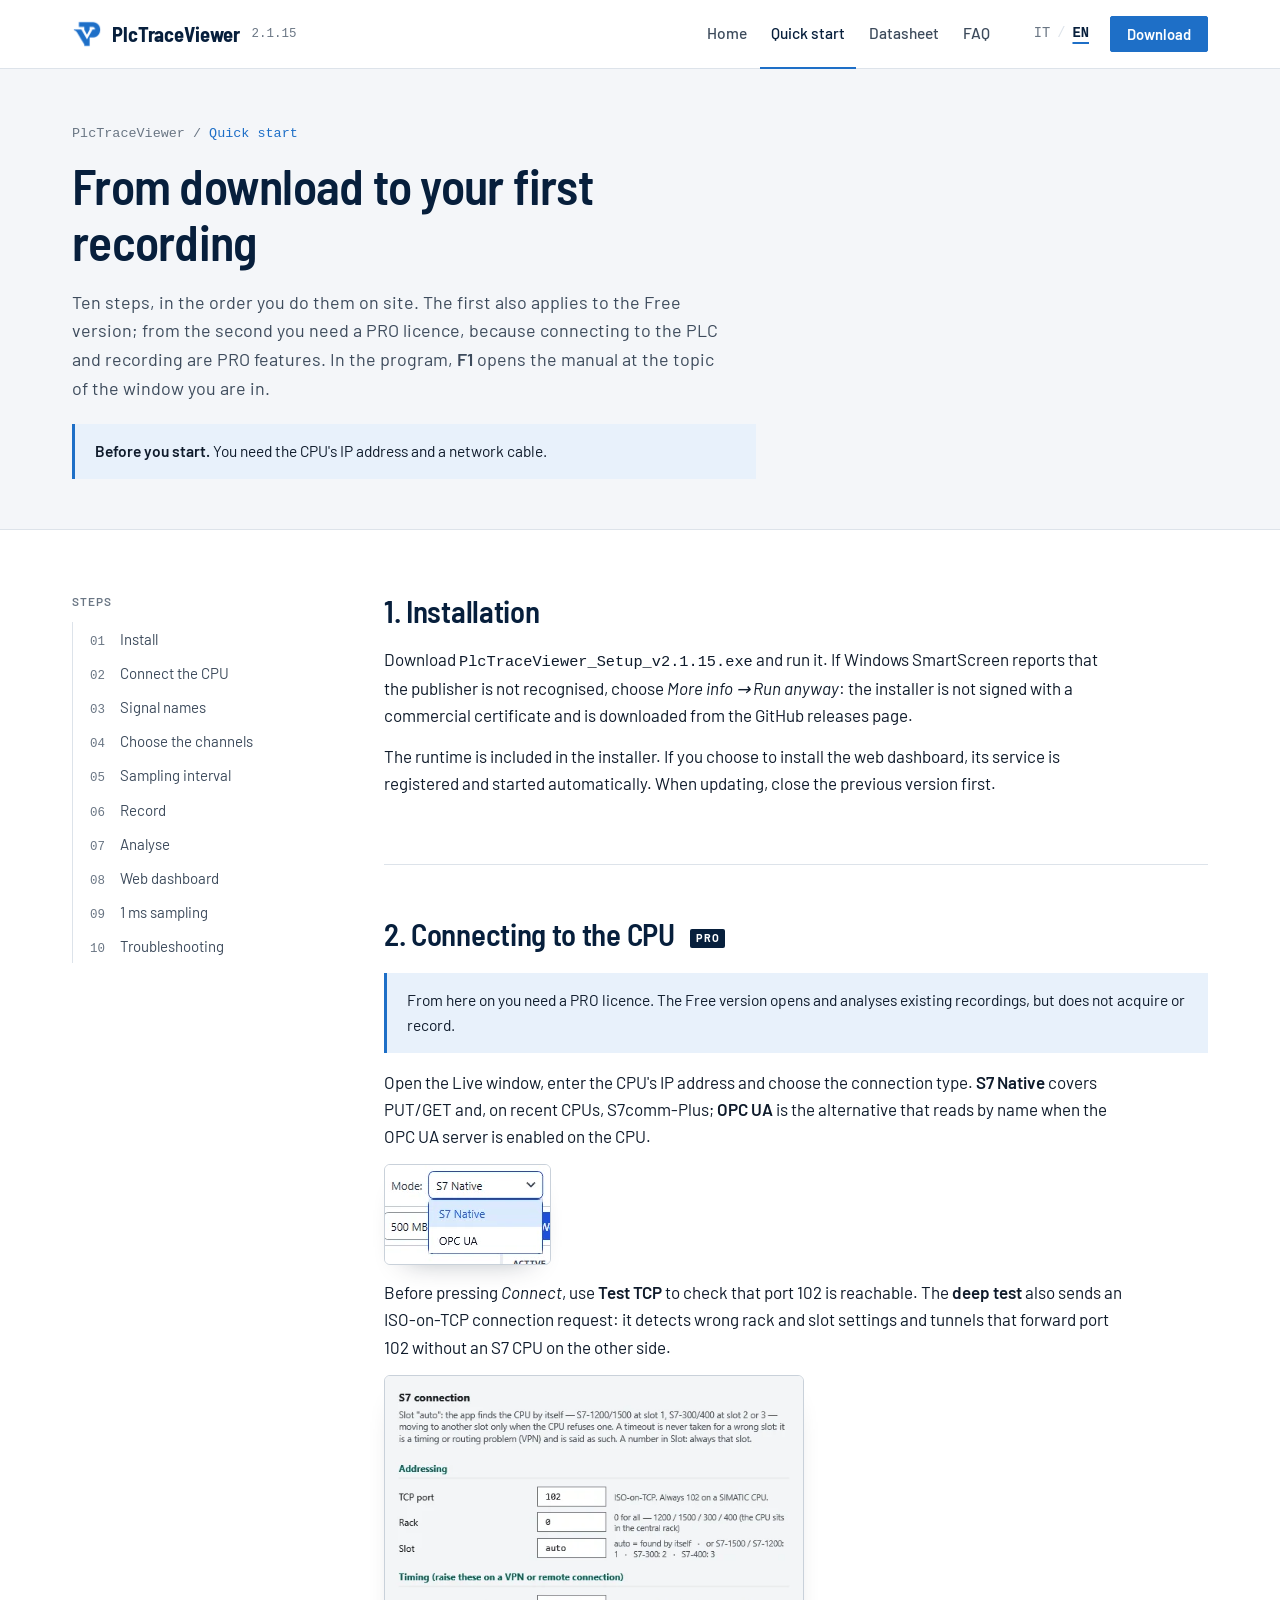
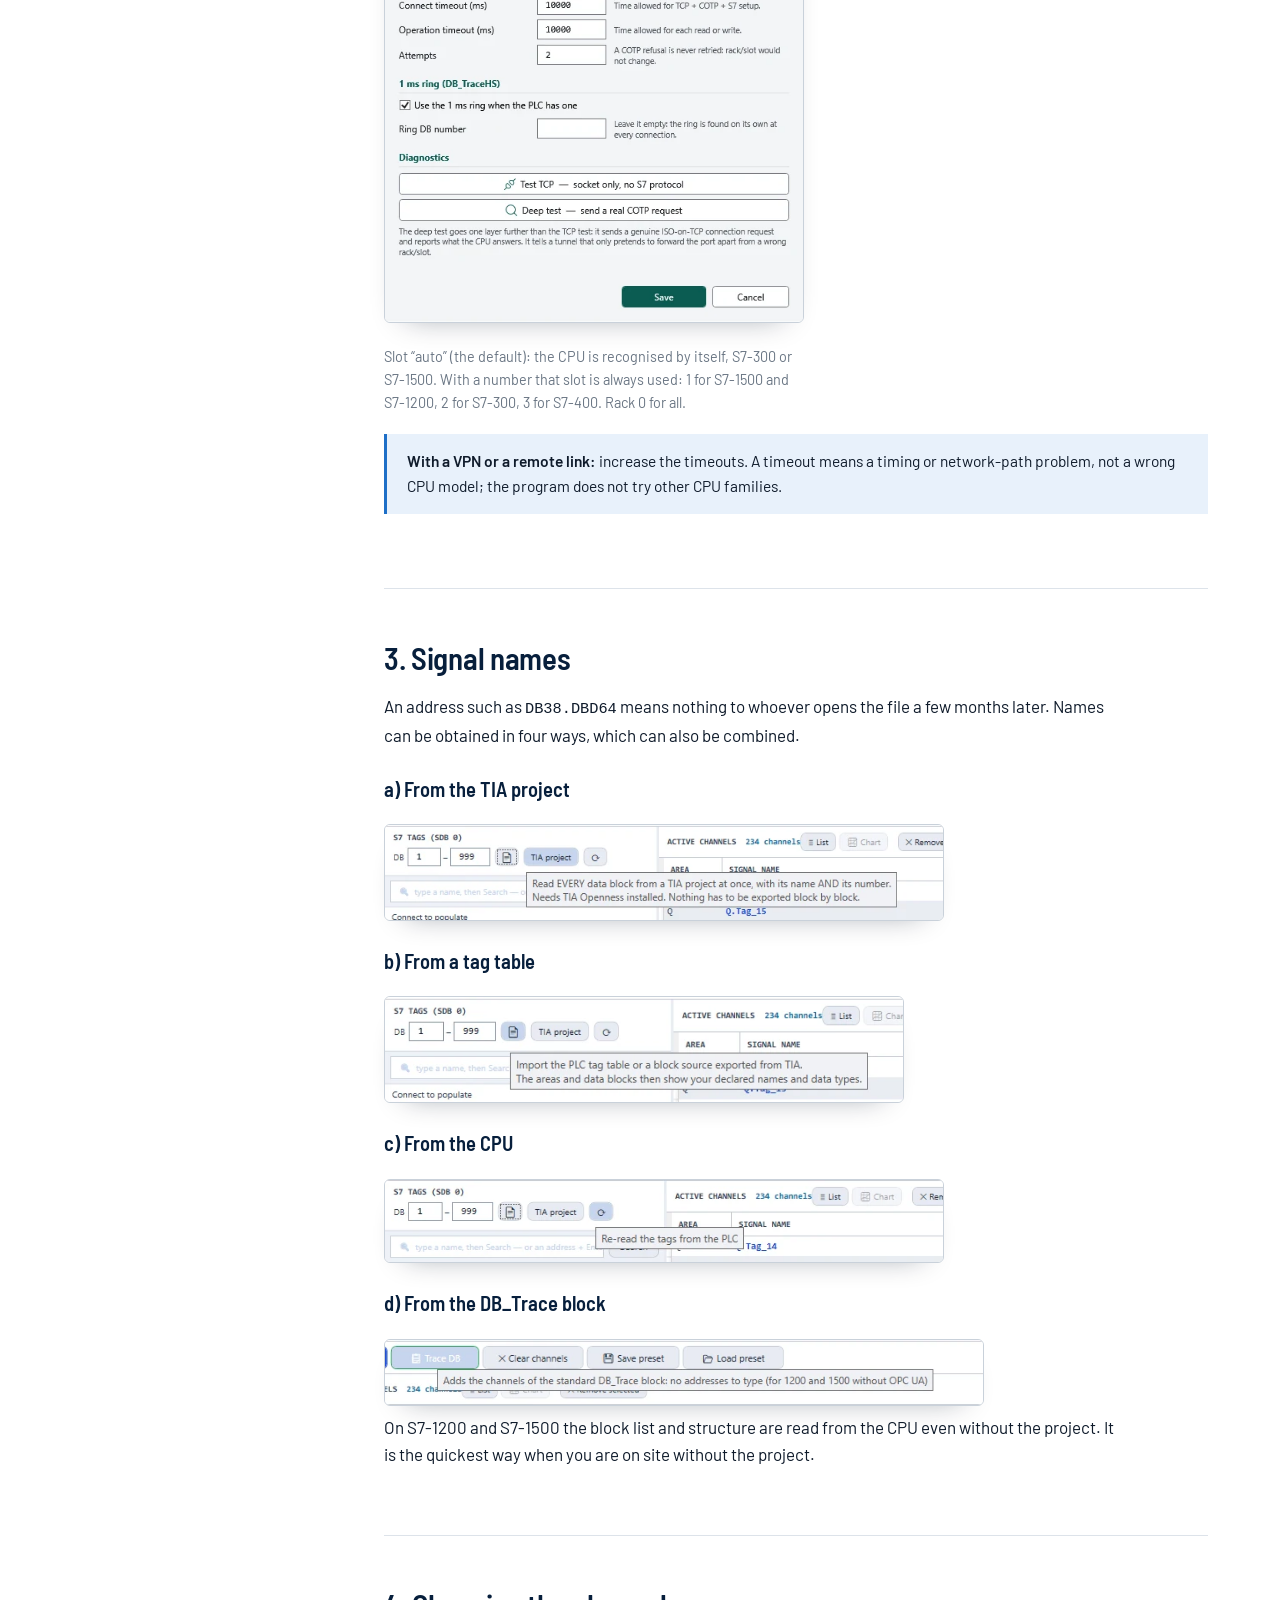
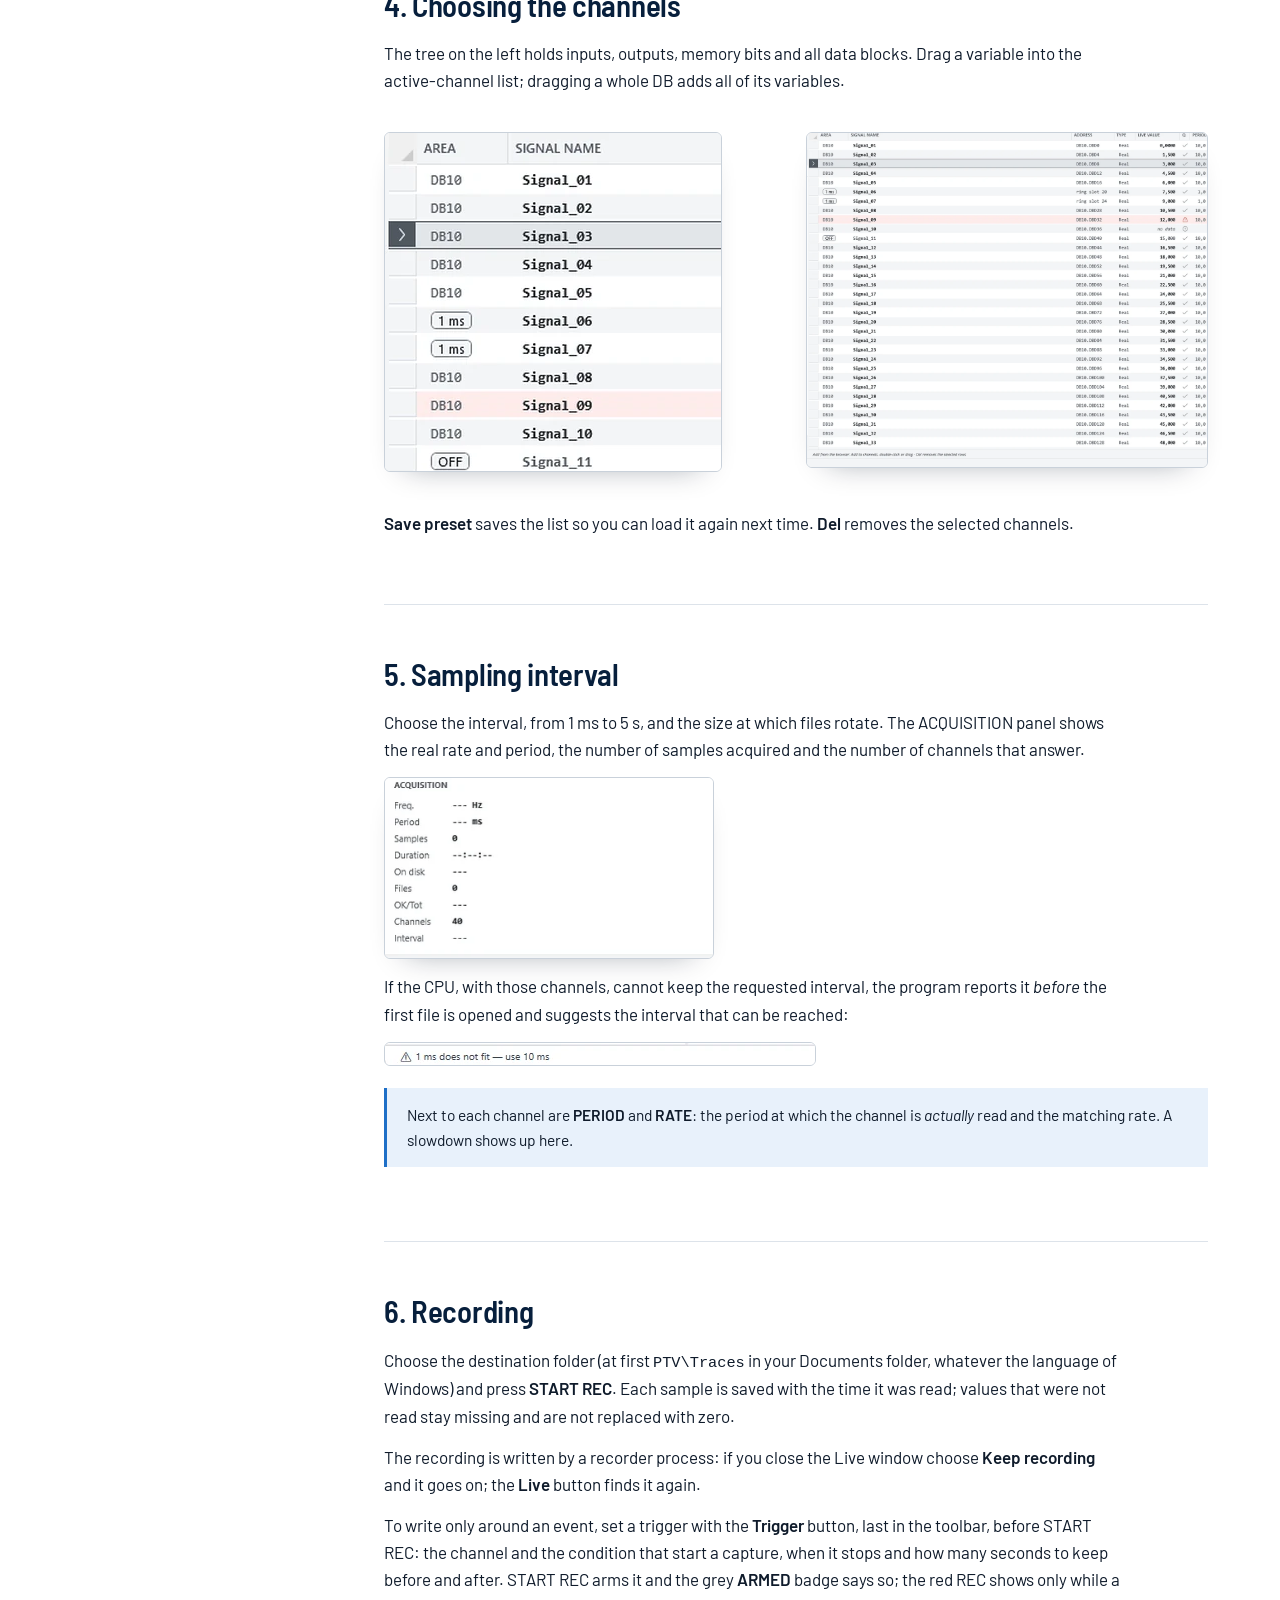
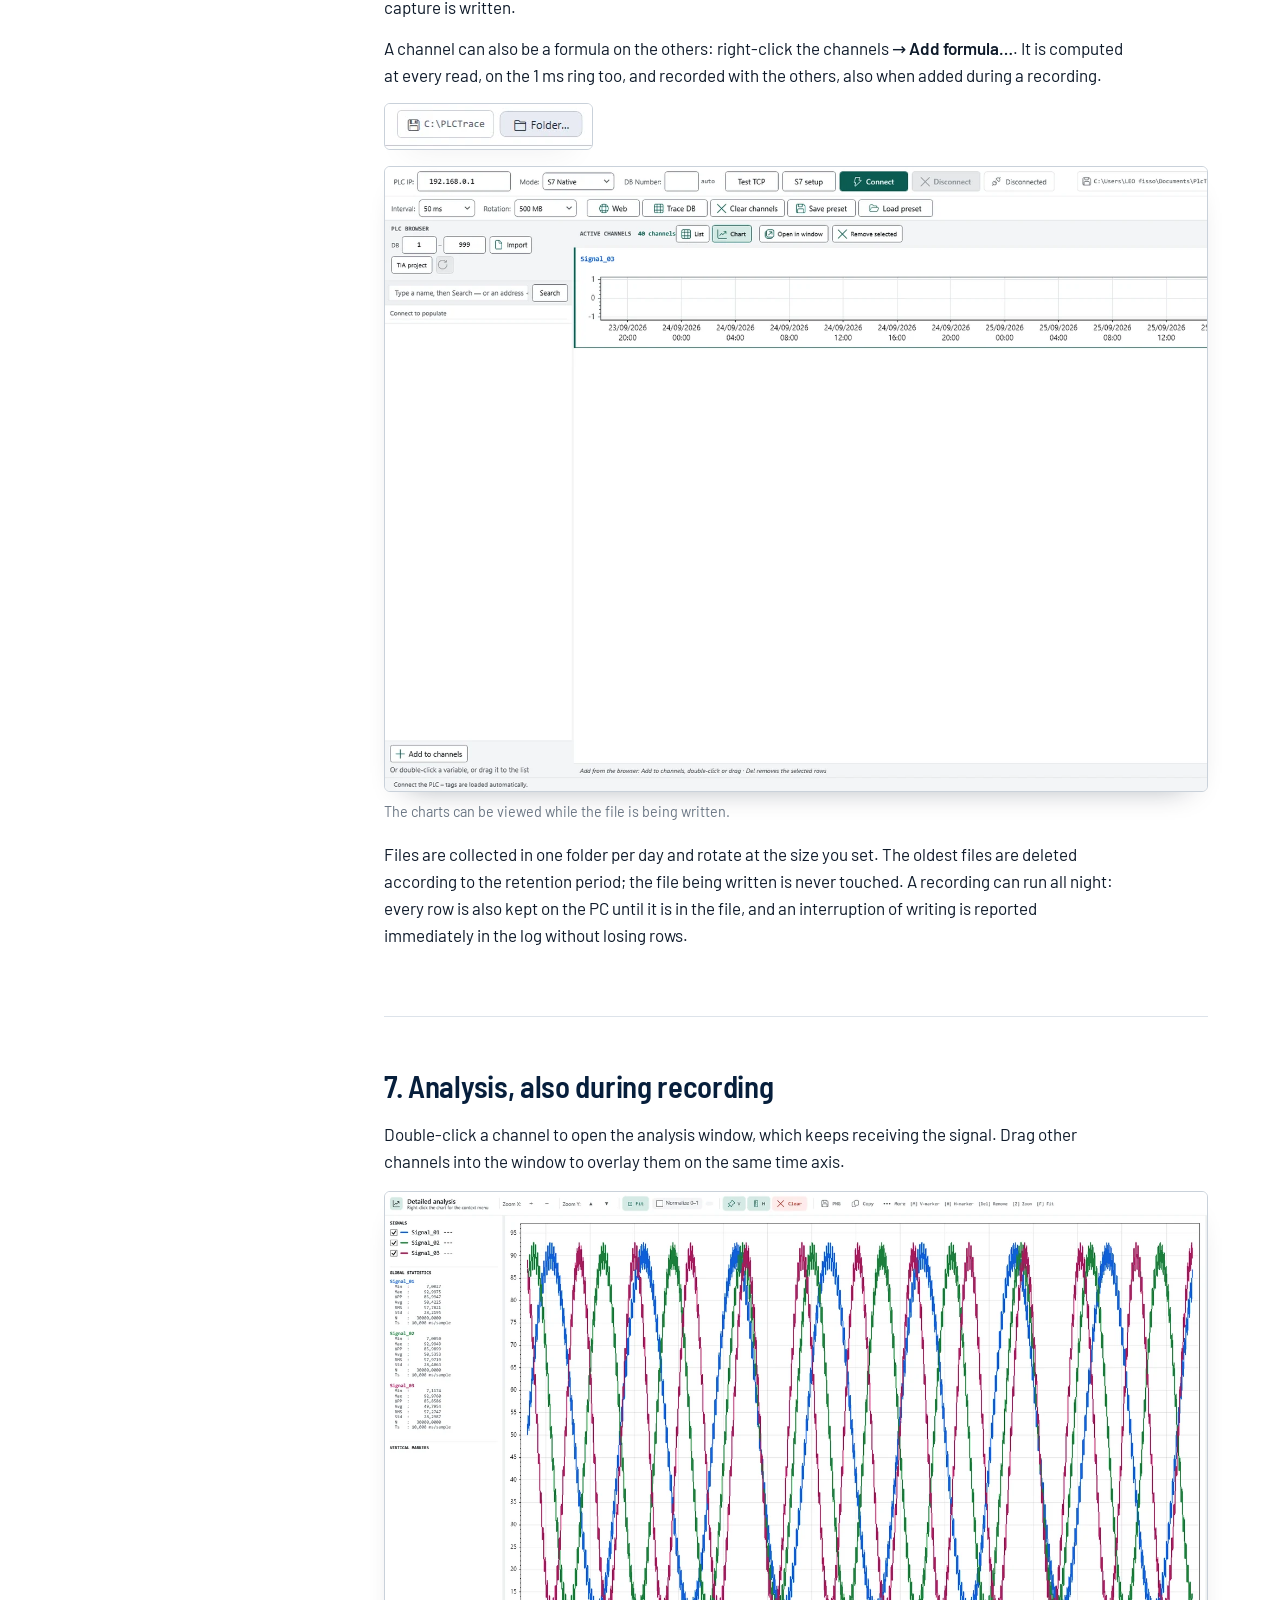
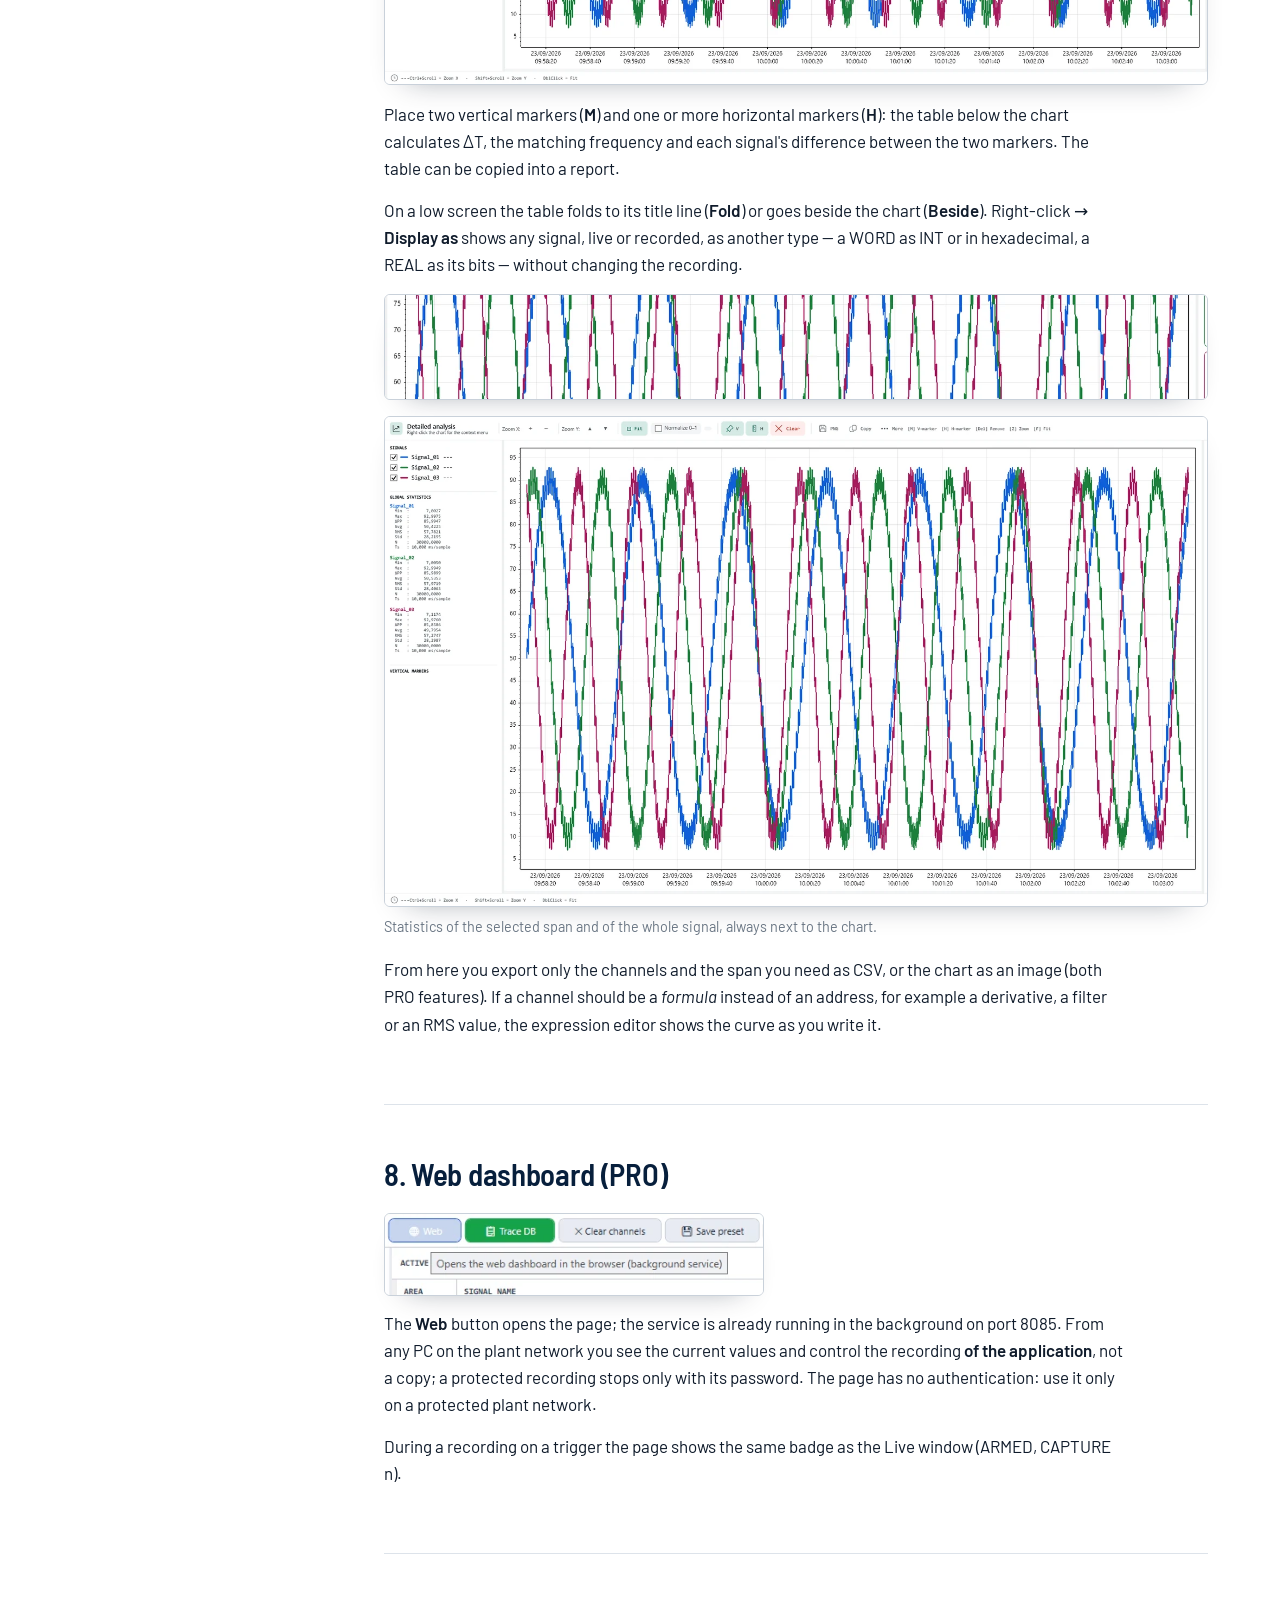
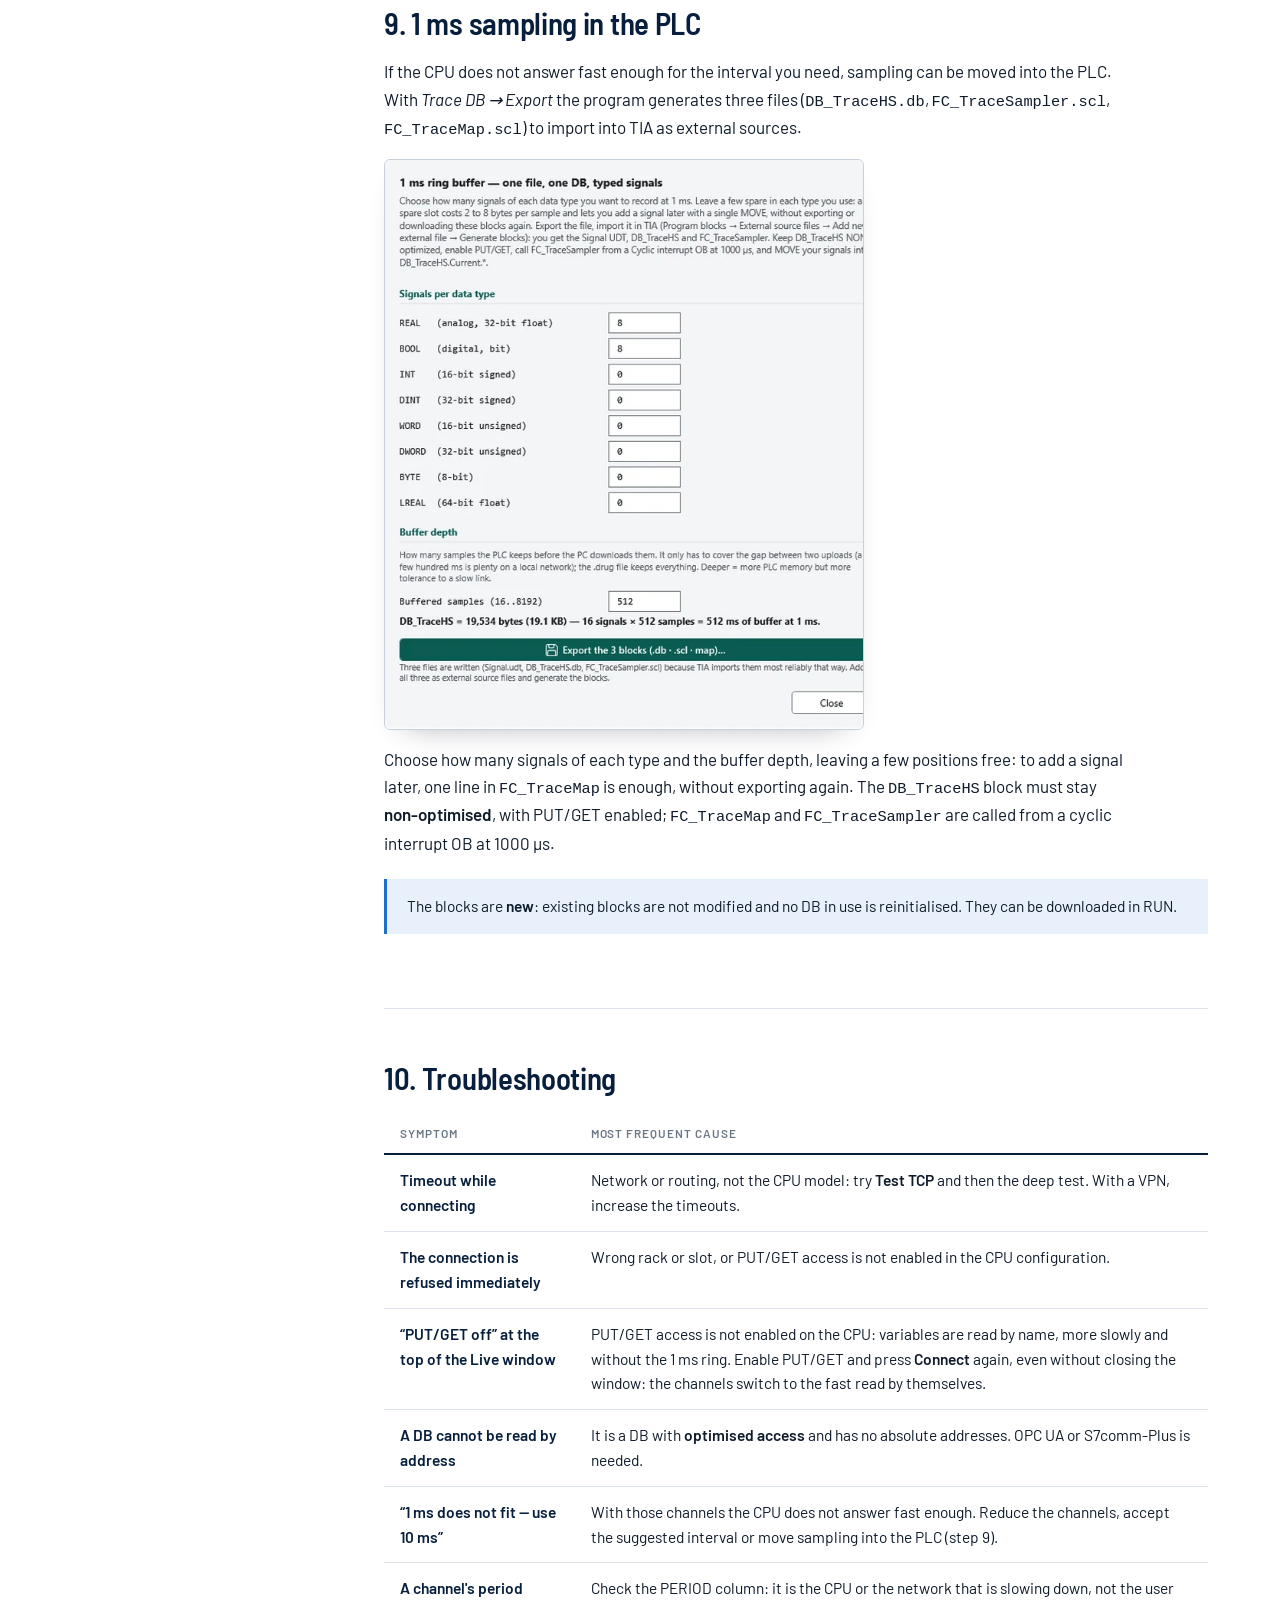
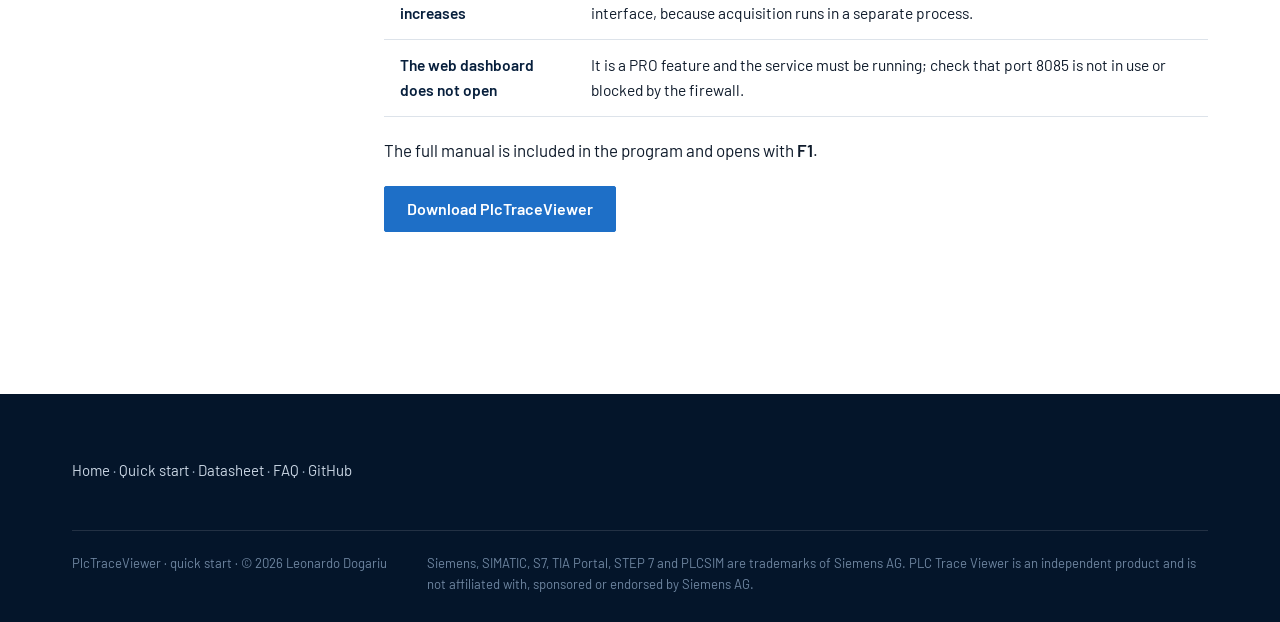
<file: quickstart.html>
<!DOCTYPE html>
<html lang="it">
<head>
<meta charset="UTF-8">
<meta name="viewport" content="width=device-width,initial-scale=1">
<title>PlcTraceViewer · guida rapida</title>
<meta name="description" content="Dalla prima installazione al primo file registrato: collegamento al PLC S7, nomi dei segnali, scelta dei canali, verifica della velocità, registrazione e analisi.">
<meta name="theme-color" content="#071f3c">
<link rel="canonical" href="https://leo25122.github.io/PlcTraceViewer-site/quickstart.html">
<meta property="og:type" content="article">
<meta property="og:title" content="PlcTraceViewer · quick start">
<meta property="og:description" content="From installing to your first recorded file: connecting to the S7 PLC, signal names, channels, rate check, recording and analysis.">
<meta property="og:image" content="https://leo25122.github.io/PlcTraceViewer-site/assets/img/app-workspace.webp">
<meta property="og:url" content="https://leo25122.github.io/PlcTraceViewer-site/quickstart.html">
<meta name="twitter:card" content="summary_large_image">
<link rel="icon" type="image/png" sizes="32x32" href="assets/favicon-32.png">
<link rel="icon" type="image/png" sizes="256x256" href="assets/favicon-256.png">
<link rel="apple-touch-icon" href="assets/apple-touch-icon.png">
<link rel="preconnect" href="https://fonts.googleapis.com">
<link rel="preconnect" href="https://fonts.gstatic.com" crossorigin>
<link href="https://fonts.googleapis.com/css2?family=Barlow:wght@400;500;600&amp;family=Barlow+Semi+Condensed:wght@500;600;700&amp;display=swap" rel="stylesheet">
<link rel="stylesheet" href="assets/css/site.css?v=20261009b">
</head>
<body data-title-it="PlcTraceViewer · guida rapida" data-title-en="PlcTraceViewer · quick start"
      data-desc-it="Dalla prima installazione al primo file registrato: collegamento al PLC S7, nomi dei segnali, scelta dei canali, verifica della velocità, registrazione e analisi."
      data-desc-en="From installing to your first recorded file: connecting to the S7 PLC, signal names, choosing channels, checking the rate, recording and analysis.">

<header class="top">
  <div class="wrap">
    <a class="brand" href="index.html"><img src="assets/img/ptv-mark-64.png" width="26" height="26" alt=""><span>PlcTraceViewer</span><small>2.1.15</small></a>
    <nav>
      <a href="index.html">Home</a>
      <a href="quickstart.html" class="here" data-it>Guida rapida</a><a href="quickstart.html" class="here" data-en>Quick start</a>
      <a href="datasheet.html" data-it>Scheda tecnica</a><a href="datasheet.html" data-en>Datasheet</a>
      <a href="faq.html">FAQ</a>
    </nav>
    <div class="tools">
      <div class="lang" role="group" aria-label="Lingua / Language">
        <button type="button" data-lang-btn="it" aria-pressed="true">IT</button><span>/</span><button type="button" data-lang-btn="en" aria-pressed="false">EN</button>
      </div>
      <a class="btn btn-sm" href="index.html#download"><span data-it>Scarica</span><span data-en>Download</span></a>
      <button class="menu-btn" type="button" data-menu aria-expanded="false">Menu</button>
    </div>
  </div>
  <div class="menu">
    <a href="index.html">Home</a>
    <a href="quickstart.html" data-it>Guida rapida</a><a href="quickstart.html" data-en>Quick start</a>
    <a href="datasheet.html" data-it>Scheda tecnica</a><a href="datasheet.html" data-en>Datasheet</a>
    <a href="faq.html">FAQ</a>
    <a href="index.html#download" data-it>Scarica</a><a href="index.html#download" data-en>Download</a>
  </div>
</header>

<main>

<section class="doc-head">
  <div class="wrap">
    <p class="crumb"><a href="index.html">PlcTraceViewer</a> / <b data-it>Guida rapida</b><b data-en>Quick start</b></p>
    <h1 data-it>Dal download alla prima registrazione</h1>
    <h1 data-en>From download to your first recording</h1>
    <p class="lead" data-it>
      Dieci passi, nell'ordine in cui si fanno in impianto. Il primo vale anche per la versione Free; dal secondo serve la licenza PRO, perché collegamento al PLC e registrazione sono funzioni PRO. Nel programma il tasto <b>F1</b> apre il manuale all'argomento della finestra in cui ti trovi.
    </p>
    <p class="lead" data-en>
      Ten steps, in the order you do them on site. The first also applies to the Free version; from the second you need a PRO licence, because connecting to the PLC and recording are PRO features. In the program, <b>F1</b> opens the manual at the topic of the window you are in.
    </p>
    <div class="note" style="max-width:76ch">
      <b data-it>Prima di partire.</b><b data-en>Before you start.</b>
      <span data-it> Servono l'indirizzo IP della CPU e un cavo di rete.</span>
      <span data-en> You need the CPU's IP address and a network cable.</span>
    </div>
  </div>
</section>

<section class="doc-body">
  <div class="wrap">
    <div class="doc">

      <aside class="toc" data-spy>
        <h4 data-it>Passi</h4><h4 data-en>Steps</h4>
        <ol>
          <li><a href="#installa" data-it>Installa</a><a href="#installa" data-en>Install</a></li>
          <li><a href="#collega" data-it>Collega la CPU</a><a href="#collega" data-en>Connect the CPU</a></li>
          <li><a href="#nomi" data-it>Nomi dei segnali</a><a href="#nomi" data-en>Signal names</a></li>
          <li><a href="#canali" data-it>Scegli i canali</a><a href="#canali" data-en>Choose the channels</a></li>
          <li><a href="#velocita" data-it>Intervallo di campionamento</a><a href="#velocita" data-en>Sampling interval</a></li>
          <li><a href="#registra" data-it>Registra</a><a href="#registra" data-en>Record</a></li>
          <li><a href="#analizza" data-it>Analizza</a><a href="#analizza" data-en>Analyse</a></li>
          <li><a href="#dashboard" data-it>Dashboard web</a><a href="#dashboard" data-en>Web dashboard</a></li>
          <li><a href="#ring" data-it>Campionamento a 1 ms</a><a href="#ring" data-en>1 ms sampling</a></li>
          <li><a href="#problemi" data-it>Risoluzione dei problemi</a><a href="#problemi" data-en>Troubleshooting</a></li>
        </ol>
      </aside>

      <div>

        <article class="doc-sec" id="installa">
          <h2 data-it>1. Installazione</h2><h2 data-en>1. Installation</h2>
          <p data-it>
            Scarica <span class="mono">PlcTraceViewer_Setup_v2.1.15.exe</span> e avvialo. Se Windows SmartScreen segnala che l'editore non è riconosciuto, scegli <em>Ulteriori informazioni → Esegui comunque</em>: il file di installazione non è firmato con un certificato commerciale e si scarica dalla pagina delle release su GitHub.
          </p>
          <p data-en>
            Download <span class="mono">PlcTraceViewer_Setup_v2.1.15.exe</span> and run it. If Windows SmartScreen reports that the publisher is not recognised, choose <em>More info → Run anyway</em>: the installer is not signed with a commercial certificate and is downloaded from the GitHub releases page.
          </p>
          <p data-it>
            Il runtime è incluso nell'installazione. Se scegli di installare la dashboard web, il servizio viene registrato e avviato automaticamente. Per un aggiornamento, chiudi prima la versione precedente.
          </p>
          <p data-en>
            The runtime is included in the installer. If you choose to install the web dashboard, its service is registered and started automatically. When updating, close the previous version first.
          </p>
        </article>

        <article class="doc-sec" id="collega">
          <h2 data-it>2. Collegamento alla CPU <span class="docnum">PRO</span></h2>
          <h2 data-en>2. Connecting to the CPU <span class="docnum">PRO</span></h2>
          <div class="note" style="margin-bottom:16px">
            <span data-it>Da qui in poi serve la licenza PRO. La versione Free apre e analizza le registrazioni esistenti, ma non acquisisce e non registra.</span>
            <span data-en>From here on you need a PRO licence. The Free version opens and analyses existing recordings, but does not acquire or record.</span>
          </div>
          <p data-it>
            Apri la finestra Live, inserisci l'indirizzo IP della CPU e scegli il tipo di collegamento. <b>S7 Native</b> comprende PUT/GET e, sulle CPU recenti, S7comm-Plus; <b>OPC UA</b> è l'alternativa che legge per nome quando il server OPC UA è attivo sulla CPU.
          </p>
          <p data-en>
            Open the Live window, enter the CPU's IP address and choose the connection type. <b>S7 Native</b> covers PUT/GET and, on recent CPUs, S7comm-Plus; <b>OPC UA</b> is the alternative that reads by name when the OPC UA server is enabled on the CPU.
          </p>
          <figure class="shot" style="max-width:220px;margin:14px 0">
            <img src="assets/img/tip-new-live.webp" width="165" height="99" loading="lazy" decoding="async"
                 alt="New Live button in PlcTraceViewer.">
          </figure>
          <p data-it>
            Prima di premere <em>Connect</em>, usa <b>Test TCP</b> per verificare che la porta 102 sia raggiungibile. Il <b>test approfondito</b> invia anche una richiesta di connessione ISO-on-TCP: rileva rack e slot errati e i tunnel che inoltrano la porta 102 senza che dall'altra parte ci sia una CPU S7.
          </p>
          <p data-en>
            Before pressing <em>Connect</em>, use <b>Test TCP</b> to check that port 102 is reachable. The <b>deep test</b> also sends an ISO-on-TCP connection request: it detects wrong rack and slot settings and tunnels that forward port 102 without an S7 CPU on the other side.
          </p>
          <figure class="shot" style="max-width:420px;margin-top:14px" data-zoom="assets/img/dialog-s7.webp">
            <img src="assets/img/dialog-s7.webp" width="544" height="711" loading="lazy" decoding="async"
                 alt="S7 connection settings: port, rack, slot auto, timeouts, attempts, the 1 ms ring and the two connection tests.">
          </figure>
          <figcaption style="max-width:420px">
            <span data-it>Slot &laquo;auto&raquo; (il valore iniziale): la CPU si riconosce da sola, S7-300 o S7-1500. Con un numero si usa sempre quello slot: 1 per S7-1500 e S7-1200, 2 per S7-300, 3 per S7-400. Rack 0 per tutte.</span>
            <span data-en>Slot &ldquo;auto&rdquo; (the default): the CPU is recognised by itself, S7-300 or S7-1500. With a number that slot is always used: 1 for S7-1500 and S7-1200, 2 for S7-300, 3 for S7-400. Rack 0 for all.</span>
          </figcaption>
          <div class="note" style="margin-top:20px">
            <b data-it>Con VPN o collegamento remoto:</b><b data-en>With a VPN or a remote link:</b>
            <span data-it>aumenta i timeout. Un timeout indica un problema di tempi o di percorso di rete, non un modello di CPU sbagliato; il programma non prova altre famiglie di CPU.</span>
            <span data-en>increase the timeouts. A timeout means a timing or network-path problem, not a wrong CPU model; the program does not try other CPU families.</span>
          </div>
        </article>

        <article class="doc-sec" id="nomi">
          <h2 data-it>3. Nomi dei segnali</h2><h2 data-en>3. Signal names</h2>
          <p data-it>
            Un indirizzo come <span class="mono">DB38.DBD64</span> non dice nulla a chi apre il file dopo qualche mese. I nomi si possono ottenere in quattro modi, anche combinati.
          </p>
          <p data-en>
            An address such as <span class="mono">DB38.DBD64</span> means nothing to whoever opens the file a few months later. Names can be obtained in four ways, which can also be combined.
          </p>

          <h3 data-it>a) Dal progetto TIA</h3><h3 data-en>a) From the TIA project</h3>
          <figure class="shot" style="max-width:560px;margin-bottom:16px">
            <img src="assets/img/tip-tia-project.webp" width="668" height="113" loading="lazy" decoding="async"
                 alt="In-app hint: read data blocks from a TIA Portal project.">
          </figure>

          <h3 data-it>b) Da una tabella dei tag</h3><h3 data-en>b) From a tag table</h3>
          <figure class="shot" style="max-width:520px;margin-bottom:16px">
            <img src="assets/img/tip-import-tags.webp" width="589" height="119" loading="lazy" decoding="async"
                 alt="In-app hint: import PLC tag tables exported from TIA Portal.">
          </figure>

          <h3 data-it>c) Dalla CPU</h3><h3 data-en>c) From the CPU</h3>
          <figure class="shot" style="max-width:560px;margin-bottom:16px">
            <img src="assets/img/tip-reread.webp" width="650" height="96" loading="lazy" decoding="async"
                 alt="In-app hint: re-read the tags directly from the PLC.">
          </figure>

          <h3 data-it>d) Dal blocco DB_Trace</h3><h3 data-en>d) From the DB_Trace block</h3>
          <figure class="shot" style="max-width:600px;margin-bottom:8px">
            <img src="assets/img/tip-trace-db.webp" width="711" height="78" loading="lazy" decoding="async"
                 alt="In-app hint: add the channels of the standard DB_Trace block, no addresses to type.">
          </figure>
          <p data-it>
            Su S7-1200 e S7-1500 l'elenco e la struttura dei blocchi si leggono dalla CPU anche senza il progetto. È il modo più rapido quando sei in impianto e non hai il progetto a disposizione.
          </p>
          <p data-en>
            On S7-1200 and S7-1500 the block list and structure are read from the CPU even without the project. It is the quickest way when you are on site without the project.
          </p>
        </article>

        <article class="doc-sec" id="canali">
          <h2 data-it>4. Scelta dei canali</h2><h2 data-en>4. Choosing the channels</h2>
          <p data-it>
            Nell'albero a sinistra ci sono ingressi, uscite, merker e tutti i blocchi dati. Trascina una variabile nell'elenco dei canali attivi; trascinando un intero DB si aggiungono tutte le sue variabili.
          </p>
          <p data-en>
            The tree on the left holds inputs, outputs, memory bits and all data blocks. Drag a variable into the active-channel list; dragging a whole DB adds all of its variables.
          </p>
          <div class="g2" style="gap:20px;align-items:start;margin-top:16px">
            <figure class="shot" style="max-height:340px;overflow:hidden" data-zoom="assets/img/app-tree.webp">
              <img src="assets/img/app-tree.webp" width="336" height="1023" loading="lazy" decoding="async"
                   alt="Data block browser with the PLC's blocks.">
            </figure>
            <figure class="shot" style="max-height:340px;overflow:hidden" data-zoom="assets/img/app-grid.webp">
              <img src="assets/img/app-grid.webp" width="1184" height="988" loading="lazy" decoding="async"
                   alt="Active channels with address, type, live value, quality, measured period and rate.">
            </figure>
          </div>
          <p style="margin-top:16px" data-it>
            Con <b>Save preset</b> salvi l'elenco e la volta successiva lo ricarichi subito. <b>Del</b> rimuove i canali selezionati.
          </p>
          <p style="margin-top:16px" data-en>
            <b>Save preset</b> saves the list so you can load it again next time. <b>Del</b> removes the selected channels.
          </p>
        </article>

        <article class="doc-sec" id="velocita">
          <h2 data-it>5. Intervallo di campionamento</h2><h2 data-en>5. Sampling interval</h2>
          <p data-it>
            Scegli l'intervallo, da 1 ms a 5 s, e la dimensione alla quale i file ruotano. Il pannello ACQUISITION mostra frequenza e periodo reali, numero di campioni acquisiti e numero di canali che rispondono.
          </p>
          <p data-en>
            Choose the interval, from 1 ms to 5 s, and the size at which files rotate. The ACQUISITION panel shows the real rate and period, the number of samples acquired and the number of channels that answer.
          </p>
          <figure class="shot" style="max-width:330px;margin:14px 0">
            <img src="assets/img/app-acquisition.webp" width="397" height="218" loading="lazy" decoding="async"
                 alt="Acquisition panel: rate, period, samples, duration, files, OK/total, channels and interval.">
          </figure>
          <p data-it>
            Se la CPU, con quei canali, non riesce a mantenere l'intervallo richiesto, il programma lo segnala <em>prima</em> di aprire il primo file e propone l'intervallo raggiungibile:
          </p>
          <p data-en>
            If the CPU, with those channels, cannot keep the requested interval, the program reports it <em>before</em> the first file is opened and suggests the interval that can be reached:
          </p>
          <figure class="shot" style="max-width:440px;margin:14px 0">
            <img src="assets/img/app-rate-warning.webp" width="430" height="22" loading="lazy" decoding="async"
                 alt="Status bar: 1 ms does not fit — use 10 ms.">
          </figure>
          <div class="note note-brand">
            <span data-it>Accanto a ogni canale ci sono <b>PERIOD</b> e <b>RATE</b>: il periodo con cui il canale viene <em>effettivamente</em> letto e la frequenza corrispondente. Un rallentamento si vede qui.</span>
            <span data-en>Next to each channel are <b>PERIOD</b> and <b>RATE</b>: the period at which the channel is <em>actually</em> read and the matching rate. A slowdown shows up here.</span>
          </div>
        </article>

        <article class="doc-sec" id="registra">
          <h2 data-it>6. Registrazione</h2><h2 data-en>6. Recording</h2>
          <p data-it>
            Scegli la cartella di destinazione (all'inizio <span class="mono">PTV\Traces</span> nella cartella Documenti, in qualsiasi lingua sia Windows) e premi <b>START REC</b>. Ogni campione viene salvato con l'istante in cui è stato letto; i valori non letti restano mancanti e non vengono sostituiti con zero.
          </p>
          <p data-en>
            Choose the destination folder (at first <span class="mono">PTV\Traces</span> in your Documents folder, whatever the language of Windows) and press <b>START REC</b>. Each sample is saved with the time it was read; values that were not read stay missing and are not replaced with zero.
          </p>
          <p data-it>
            La registrazione la scrive un processo registratore: se chiudi la finestra Live scegli <b>Keep recording</b> e continua; il pulsante <b>Live</b> la ritrova.
          </p>
          <p data-en>
            The recording is written by a recorder process: if you close the Live window choose <b>Keep recording</b> and it goes on; the <b>Live</b> button finds it again.
          </p>
          <p data-it>
            Per scrivere solo intorno a un evento, prima di START REC imposta un trigger con il pulsante <b>Trigger</b>, l'ultimo della barra: il canale e la condizione che fanno partire una cattura, quando si ferma e quanti secondi tenere prima e dopo. START REC lo arma e il badge grigio <b>ARMED</b> lo dice; il REC rosso compare solo mentre una cattura viene scritta.
          </p>
          <p data-en>
            To write only around an event, set a trigger with the <b>Trigger</b> button, last in the toolbar, before START REC: the channel and the condition that start a capture, when it stops and how many seconds to keep before and after. START REC arms it and the grey <b>ARMED</b> badge says so; the red REC shows only while a capture is written.
          </p>
          <p data-it>
            Un canale può anche essere una formula sugli altri: tasto destro sui canali → <b>Add formula…</b>. Si calcola a ogni lettura, anche sull'anello da 1 ms, e si registra con gli altri, anche se aggiunto a registrazione avviata.
          </p>
          <p data-en>
            A channel can also be a formula on the others: right-click the channels → <b>Add formula…</b>. It is computed at every read, on the 1 ms ring too, and recorded with the others, also when added during a recording.
          </p>
          <figure class="shot" style="max-width:240px;margin:14px 0">
            <img src="assets/img/tip-folder.webp" width="207" height="45" loading="lazy" decoding="async"
                 alt="Output folder button.">
          </figure>
          <figure class="shot" style="margin:16px 0" data-zoom="assets/img/app-charts-wide.webp">
            <img src="assets/img/app-charts-wide.webp" width="1516" height="1150" loading="lazy" decoding="async"
                 alt="Live charts of several signals while the recording is running.">
          </figure>
          <figcaption style="margin:-8px 0 18px">
            <span data-it>I grafici si possono consultare mentre il file viene scritto.</span>
            <span data-en>The charts can be viewed while the file is being written.</span>
          </figcaption>

          <p data-it>
            I file sono raccolti in una cartella per giorno e ruotano alla dimensione impostata. I file più vecchi vengono eliminati secondo il periodo di conservazione; il file in scrittura non viene mai toccato. La registrazione può durare tutta la notte: ogni riga resta anche sul PC finché non è nel file, e un'interruzione della scrittura viene segnalata subito nel registro senza perdere righe.
          </p>
          <p data-en>
            Files are collected in one folder per day and rotate at the size you set. The oldest files are deleted according to the retention period; the file being written is never touched. A recording can run all night: every row is also kept on the PC until it is in the file, and an interruption of writing is reported immediately in the log without losing rows.
          </p>
        </article>

        <article class="doc-sec" id="analizza">
          <h2 data-it>7. Analisi, anche durante la registrazione</h2><h2 data-en>7. Analysis, also during recording</h2>
          <p data-it>
            Con un doppio clic su un canale si apre la finestra di analisi, che continua a ricevere il segnale. Gli altri canali si trascinano nella finestra per sovrapporli sullo stesso asse dei tempi.
          </p>
          <p data-en>
            Double-click a channel to open the analysis window, which keeps receiving the signal. Drag other channels into the window to overlay them on the same time axis.
          </p>
          <figure class="shot" style="margin:16px 0" data-zoom="assets/img/analysis-2.webp">
            <img src="assets/img/analysis-2.webp" width="1516" height="907" loading="lazy" decoding="async"
                 alt="Analysis window with vertical markers comparing events in time.">
          </figure>
          <p data-it>
            Posiziona due marker verticali (<b>M</b>) e uno o più marker orizzontali (<b>H</b>): la tabella sotto il grafico calcola ΔT, la frequenza corrispondente e la differenza di ogni segnale tra i due marker. La tabella si può copiare in un rapporto.
          </p>
          <p data-en>
            Place two vertical markers (<b>M</b>) and one or more horizontal markers (<b>H</b>): the table below the chart calculates ΔT, the matching frequency and each signal's difference between the two markers. The table can be copied into a report.
          </p>
          <p data-it>
            Sugli schermi bassi la tabella si ripiega alla riga del titolo (<b>Fold</b>) o si mette a lato del grafico (<b>Beside</b>). Con il tasto destro → <b>Display as</b> ogni segnale, dal vivo o registrato, si guarda come un altro tipo — una WORD come INT o in esadecimale, un REAL nei suoi bit — senza cambiare la registrazione.
          </p>
          <p data-en>
            On a low screen the table folds to its title line (<b>Fold</b>) or goes beside the chart (<b>Beside</b>). Right-click → <b>Display as</b> shows any signal, live or recorded, as another type — a WORD as INT or in hexadecimal, a REAL as its bits — without changing the recording.
          </p>
          <figure class="shot" style="margin:16px 0" data-zoom="assets/img/analysis-markers.webp">
            <img src="assets/img/analysis-markers.webp" width="1400" height="176" loading="lazy" decoding="async"
                 alt="Marker analysis table with time difference, frequency and per-signal differences.">
          </figure>
          <figure class="shot" style="margin:16px 0" data-zoom="assets/img/analysis-3.webp">
            <img src="assets/img/analysis-3.webp" width="1516" height="903" loading="lazy" decoding="async"
                 alt="Detailed signal analysis with statistics and synchronised trends.">
          </figure>
          <figcaption style="margin:-8px 0 18px">
            <span data-it>Statistiche del tratto selezionato e dell'intero segnale, sempre accanto al grafico.</span>
            <span data-en>Statistics of the selected span and of the whole signal, always next to the chart.</span>
          </figcaption>

          <p data-it>
            Da qui si esportano in CSV solo i canali e il tratto necessari, oppure l'immagine del grafico (entrambe funzioni PRO). Se un canale deve essere una <em>formula</em> invece di un indirizzo, ad esempio una derivata, un filtro o un valore efficace, l'editor delle espressioni mostra la curva mentre la scrivi.
          </p>
          <p data-en>
            From here you export only the channels and the span you need as CSV, or the chart as an image (both PRO features). If a channel should be a <em>formula</em> instead of an address, for example a derivative, a filter or an RMS value, the expression editor shows the curve as you write it.
          </p>
        </article>

        <article class="doc-sec" id="dashboard">
          <h2 data-it>8. Dashboard web (PRO)</h2><h2 data-en>8. Web dashboard (PRO)</h2>
          <figure class="shot" style="max-width:380px;margin-bottom:14px">
            <img src="assets/img/tip-web.webp" width="440" height="94" loading="lazy" decoding="async"
                 alt="In-app hint for opening the web dashboard.">
          </figure>
          <p data-it>
            Il pulsante <b>Web</b> apre la pagina; il servizio è già attivo in background sulla porta 8085. Da qualsiasi PC della rete di impianto si vedono i valori correnti e si comanda la registrazione <b>dell'applicazione</b>, non una copia; una registrazione protetta si ferma solo con la sua password. La pagina non ha autenticazione: usala solo su una rete di impianto protetta.
          </p>
          <p data-en>
            The <b>Web</b> button opens the page; the service is already running in the background on port 8085. From any PC on the plant network you see the current values and control the recording <b>of the application</b>, not a copy; a protected recording stops only with its password. The page has no authentication: use it only on a protected plant network.
          </p>
          <p data-it>
            Durante una registrazione su trigger la pagina mostra lo stesso badge della finestra Live (ARMED, CAPTURE n).
          </p>
          <p data-en>
            During a recording on a trigger the page shows the same badge as the Live window (ARMED, CAPTURE n).
          </p>
        </article>

        <article class="doc-sec" id="ring">
          <h2 data-it>9. Campionamento a 1 ms nel PLC</h2><h2 data-en>9. 1 ms sampling in the PLC</h2>
          <p data-it>
            Se la CPU non risponde abbastanza in fretta per l'intervallo necessario, il campionamento si può spostare nel PLC. Con <em>Trace DB → Export</em> il programma genera tre file (<span class="mono">DB_TraceHS.db</span>, <span class="mono">FC_TraceSampler.scl</span>, <span class="mono">FC_TraceMap.scl</span>) da importare in TIA come sorgenti esterne.
          </p>
          <p data-en>
            If the CPU does not answer fast enough for the interval you need, sampling can be moved into the PLC. With <em>Trace DB → Export</em> the program generates three files (<span class="mono">DB_TraceHS.db</span>, <span class="mono">FC_TraceSampler.scl</span>, <span class="mono">FC_TraceMap.scl</span>) to import into TIA as external sources.
          </p>
          <figure class="shot" style="max-width:480px;margin:16px 0" data-zoom="assets/img/dialog-ring.webp">
            <img src="assets/img/dialog-ring.webp" width="624" height="743" loading="lazy" decoding="async"
                 alt="1 ms ring buffer export: signals per data type, buffer depth and the resulting PLC memory.">
          </figure>
          <p data-it>
            Scegli quanti segnali per tipo e la profondità del buffer, lasciando qualche posizione libera: per aggiungere un segnale in seguito basta una riga in <span class="mono">FC_TraceMap</span>, senza esportare di nuovo. Il blocco <span class="mono">DB_TraceHS</span> deve restare <b>non ottimizzato</b>, con PUT/GET abilitato; <span class="mono">FC_TraceMap</span> e <span class="mono">FC_TraceSampler</span> si richiamano da un OB di interrupt ciclico a 1000 µs.
          </p>
          <p data-en>
            Choose how many signals of each type and the buffer depth, leaving a few positions free: to add a signal later, one line in <span class="mono">FC_TraceMap</span> is enough, without exporting again. The <span class="mono">DB_TraceHS</span> block must stay <b>non-optimised</b>, with PUT/GET enabled; <span class="mono">FC_TraceMap</span> and <span class="mono">FC_TraceSampler</span> are called from a cyclic interrupt OB at 1000 µs.
          </p>
          <div class="note">
            <span data-it>I blocchi sono <b>nuovi</b>: quelli esistenti non vengono modificati e nessun DB in uso viene reinizializzato. Il caricamento si può fare in RUN.</span>
            <span data-en>The blocks are <b>new</b>: existing blocks are not modified and no DB in use is reinitialised. They can be downloaded in RUN.</span>
          </div>
        </article>

        <article class="doc-sec" id="problemi">
          <h2 data-it>10. Risoluzione dei problemi</h2><h2 data-en>10. Troubleshooting</h2>
          <div class="tbl">
            <table>
              <thead>
                <tr data-it><th>Sintomo</th><th>Causa più frequente</th></tr>
                <tr data-en><th>Symptom</th><th>Most frequent cause</th></tr>
              </thead>
              <tbody>
                <tr data-it><td>Timeout durante il collegamento</td><td>Rete o instradamento, non il modello di CPU: prova <b>Test TCP</b> e poi il test approfondito. Con una VPN aumenta i timeout.</td></tr>
                <tr data-en><td>Timeout while connecting</td><td>Network or routing, not the CPU model: try <b>Test TCP</b> and then the deep test. With a VPN, increase the timeouts.</td></tr>
                <tr data-it><td>La connessione viene rifiutata subito</td><td>Rack o slot errati, oppure l'accesso PUT/GET non è abilitato nella configurazione della CPU.</td></tr>
                <tr data-en><td>The connection is refused immediately</td><td>Wrong rack or slot, or PUT/GET access is not enabled in the CPU configuration.</td></tr>
                <tr data-it><td>«PUT/GET off» in alto nella finestra Live</td><td>Sulla CPU l'accesso PUT/GET non è abilitato: le variabili si leggono per nome, più lentamente e senza il ring da 1 ms. Abilita PUT/GET e premi di nuovo <b>Connect</b>, anche senza chiudere la finestra: i canali passano da soli alla lettura veloce.</td></tr>
                <tr data-en><td>“PUT/GET off” at the top of the Live window</td><td>PUT/GET access is not enabled on the CPU: variables are read by name, more slowly and without the 1 ms ring. Enable PUT/GET and press <b>Connect</b> again, even without closing the window: the channels switch to the fast read by themselves.</td></tr>
                <tr data-it><td>Un DB non si legge per indirizzo</td><td>È un DB ad <b>accesso ottimizzato</b> e non ha indirizzi assoluti. Serve OPC UA o S7comm-Plus.</td></tr>
                <tr data-en><td>A DB cannot be read by address</td><td>It is a DB with <b>optimised access</b> and has no absolute addresses. OPC UA or S7comm-Plus is needed.</td></tr>
                <tr data-it><td>«1 ms does not fit — use 10 ms»</td><td>Con quei canali la CPU non risponde abbastanza in fretta. Riduci i canali, accetta l'intervallo proposto o sposta il campionamento nel PLC (passo 9).</td></tr>
                <tr data-en><td>“1 ms does not fit — use 10 ms”</td><td>With those channels the CPU does not answer fast enough. Reduce the channels, accept the suggested interval or move sampling into the PLC (step 9).</td></tr>
                <tr data-it><td>Il periodo di un canale aumenta</td><td>Controlla la colonna PERIOD: a rallentare è la CPU o la rete, non l'interfaccia, perché l'acquisizione gira in un processo separato.</td></tr>
                <tr data-en><td>A channel's period increases</td><td>Check the PERIOD column: it is the CPU or the network that is slowing down, not the user interface, because acquisition runs in a separate process.</td></tr>
                <tr data-it><td>La dashboard web non si apre</td><td>È una funzione PRO e il servizio deve essere attivo; verifica che la porta 8085 non sia occupata o bloccata dal firewall.</td></tr>
                <tr data-en><td>The web dashboard does not open</td><td>It is a PRO feature and the service must be running; check that port 8085 is not in use or blocked by the firewall.</td></tr>
              </tbody>
            </table>
          </div>
          <p style="margin-top:20px" data-it>
            Il manuale completo è incluso nel programma e si apre con <b>F1</b>.
          </p>
          <p style="margin-top:20px" data-en>
            The full manual is included in the program and opens with <b>F1</b>.
          </p>
          <p style="margin-top:22px">
            <a class="btn" href="index.html#download" data-it>Scarica PlcTraceViewer</a>
            <a class="btn" href="index.html#download" data-en>Download PlcTraceViewer</a>
          </p>
        </article>

      </div>
    </div>
  </div>
</section>

</main>

<footer>
  <div class="wrap">
    <p style="margin-bottom:6px">
      <a href="index.html">Home</a> ·
      <a href="quickstart.html" data-it>Guida rapida</a><a href="quickstart.html" data-en>Quick start</a> ·
      <a href="datasheet.html" data-it>Scheda tecnica</a><a href="datasheet.html" data-en>Datasheet</a> ·
      <a href="faq.html">FAQ</a> ·
      <a href="https://github.com/leo25122/PlcTraceViewer-site">GitHub</a>
    </p>
    <div class="legal">
      <p><span data-it>PlcTraceViewer · guida rapida</span><span data-en>PlcTraceViewer · quick start</span> · © <span data-year>2026</span> Leonardo Dogariu</p>
      <p data-it>Siemens, SIMATIC, S7, TIA Portal, STEP 7 e PLCSIM sono marchi di Siemens AG. PLC Trace Viewer è un prodotto indipendente e non è affiliato, sponsorizzato né approvato da Siemens AG.</p>
      <p data-en>Siemens, SIMATIC, S7, TIA Portal, STEP 7 and PLCSIM are trademarks of Siemens AG. PLC Trace Viewer is an independent product and is not affiliated with, sponsored or endorsed by Siemens AG.</p>
    </div>
  </div>
</footer>

<dialog class="lb" id="lightbox">
  <button class="x" type="button"><span data-it>Chiudi</span><span data-en>Close</span></button>
  <img alt="">
  <p class="cap"></p>
</dialog>

<script src="assets/js/site.js?v=20261009b"></script>
</body>
</html>
</file>
<file: assets/css/site.css>
/* PlcTraceViewer site
   Brand: the PTV mark (navy #071f3c, azure #1e6fc7). Type: Barlow for text,
   Barlow Semi Condensed for headings, Consolas for values (the same mono the
   application uses). Screenshots are real and shown in Windows window frames. */

:root {
  --navy: #071f3c;
  --navy-2: #0c2b52;
  --navy-3: #133a69;
  --azure: #1e6fc7;
  --azure-dk: #175aa5;
  --azure-lt: #e8f1fb;
  --petrol: #0b5c52;
  --amber: #c27a0a;
  --amber-lt: #fbf3e4;
  --ink: #0f1b2b;
  --ink-2: #3d4b5c;
  --ink-3: #6a7684;
  --line: #dde3ea;
  --line-2: #eef1f5;
  --bg: #ffffff;
  --bg-2: #f4f6f9;
  --ok: #18744a;
  --bad: #b3261e;
  --sans: "Barlow", "Segoe UI", system-ui, sans-serif;
  --head: "Barlow Semi Condensed", "Barlow", "Segoe UI", sans-serif;
  --mono: Consolas, "Cascadia Mono", "SFMono-Regular", Menlo, monospace;
  --wrap: 1200px;
}

*, *::before, *::after { box-sizing: border-box; }
html { -webkit-text-size-adjust: 100%; scroll-padding-top: 84px; }
body {
  margin: 0; background: var(--bg); color: var(--ink);
  font: 400 17px/1.6 var(--sans);
  -webkit-font-smoothing: antialiased;
}
img { max-width: 100%; height: auto; display: block; }
a { color: var(--azure); text-decoration: none; }
a:hover { text-decoration: underline; text-underline-offset: 3px; }
b, strong { font-weight: 600; }
p { margin: 0 0 14px; }
ul, ol { margin: 0 0 14px; padding-left: 22px; }
li { margin-bottom: 5px; }
h1, h2, h3, h4 { font-family: var(--head); color: var(--navy); margin: 0; font-weight: 600; line-height: 1.12; }
h1 { font-size: clamp(2.3rem, 4.6vw, 3.7rem); letter-spacing: -0.015em; }
h2 { font-size: clamp(1.9rem, 3.3vw, 2.75rem); letter-spacing: -0.01em; }
h3 { font-size: 1.28rem; line-height: 1.25; margin-bottom: 8px; }
h4 { font-size: 1.02rem; margin-bottom: 8px; }
code, .mono { font-family: var(--mono); font-size: .9em; }
code { background: var(--bg-2); border: 1px solid var(--line); padding: 0 5px; border-radius: 2px; }
::selection { background: #cfe2f7; }

/* one language at a time */
html[lang="it"] [data-en] { display: none !important; }
html[lang="en"] [data-it] { display: none !important; }

.wrap { max-width: var(--wrap); margin: 0 auto; padding: 0 32px; }

/* ── header ─────────────────────────────────────────────────────────────── */
.top { position: sticky; top: 0; z-index: 30; background: rgba(255,255,255,.97); border-bottom: 1px solid var(--line); }
.top .wrap { display: flex; align-items: center; gap: 28px; height: 68px; }
.brand { display: flex; align-items: center; gap: 10px; font: 700 1.28rem/1 var(--head); color: var(--navy); letter-spacing: -.005em; }
.brand:hover { text-decoration: none; }
.brand img { width: 30px; height: 30px; }
.brand small { font: 400 .78rem/1 var(--mono); color: var(--ink-3); margin-left: 2px; letter-spacing: 0; }
.top nav { display: flex; gap: 2px; margin-left: auto; }
.top nav a {
  color: var(--ink-2); font-weight: 500; font-size: .97rem; padding: 22px 11px 21px;
  border-bottom: 2px solid transparent;
}
.top nav a:hover { color: var(--navy); text-decoration: none; border-bottom-color: var(--line); }
.top nav a.here { color: var(--navy); border-bottom-color: var(--azure); }
.tools { display: flex; align-items: center; gap: 16px; }
.lang { display: flex; align-items: center; gap: 2px; font: 500 .86rem/1 var(--mono); }
.lang button { font: inherit; background: none; border: 0; padding: 6px 5px; color: var(--ink-3); cursor: pointer; }
.lang button[aria-pressed="true"] { color: var(--navy); font-weight: 700; text-decoration: underline; text-decoration-color: var(--azure); text-decoration-thickness: 2px; text-underline-offset: 5px; }
.lang span { color: var(--line); }
.menu-btn { display: none; font: 600 .92rem var(--sans); background: none; border: 1px solid var(--line); color: var(--navy); padding: 7px 12px; border-radius: 2px; cursor: pointer; }
.menu { display: none; border-top: 1px solid var(--line); background: #fff; }
.menu.open { display: block; }
.menu a { display: block; padding: 13px 32px; color: var(--navy); font-weight: 500; border-bottom: 1px solid var(--line-2); }

/* ── buttons ────────────────────────────────────────────────────────────── */
.btn, .btn-2, .btn-line {
  display: inline-flex; align-items: center; gap: 9px; font: 600 1rem/1 var(--sans);
  padding: 14px 22px; border-radius: 2px; cursor: pointer; transition: background .15s, border-color .15s, color .15s;
}
.btn svg, .btn-2 svg, .btn-line svg { width: 18px; height: 18px; flex: none; }
.btn { background: var(--azure); color: #fff; border: 1px solid var(--azure); }
.btn:hover { background: var(--azure-dk); border-color: var(--azure-dk); text-decoration: none; }
.btn-2 { background: #fff; color: var(--navy); border: 1px solid #b8c3cf; }
.btn-2:hover { border-color: var(--navy); text-decoration: none; }
.btn-line { background: transparent; color: #fff; border: 1px solid rgba(255,255,255,.38); }
.btn-line:hover { border-color: #fff; text-decoration: none; }
.btn-sm { padding: 10px 16px; font-size: .92rem; }
.actions { display: flex; flex-wrap: wrap; gap: 12px; margin: 30px 0 18px; }

/* ── hero ───────────────────────────────────────────────────────────────── */
.hero { background: var(--navy); color: #c9d5e3; padding: 76px 0 0; position: relative; }
.hero-grid { display: grid; grid-template-columns: 5fr 7fr; gap: 56px; align-items: start; }
.hero h1 { color: #fff; margin-bottom: 22px; max-width: 13ch; }
.hero .lead { color: #c9d5e3; font-size: 1.16rem; max-width: 46ch; }
.hero .req { font: .86rem/1.5 var(--mono); color: #8fa3bb; }
.hero-shot { position: relative; margin-bottom: -150px; z-index: 2; }
/* the time axis that closes the hero */
.ruler {
  height: 26px; margin-top: 64px; position: relative; z-index: 1;
  background:
    repeating-linear-gradient(90deg, rgba(255,255,255,.34) 0 1px, transparent 1px 80px) bottom left / 100% 14px no-repeat,
    repeating-linear-gradient(90deg, rgba(255,255,255,.16) 0 1px, transparent 1px 16px) bottom left / 100% 7px no-repeat;
  border-bottom: 1px solid rgba(255,255,255,.34);
}

/* real screenshots in a Windows 11 window */
.win {
  margin: 0; background: #fff; border: 1px solid #c9d1da; border-radius: 8px; overflow: hidden;
  box-shadow: 0 30px 60px -28px rgba(4, 18, 38, .55), 0 2px 8px rgba(4, 18, 38, .08);
}
.win-bar {
  display: flex; align-items: center; height: 32px; background: #f3f4f6; border-bottom: 1px solid #e3e6ea;
  font: 400 12px/1 "Segoe UI", system-ui, sans-serif; color: #2b2f36; padding-left: 12px; user-select: none;
}
.win-bar img { width: 14px; height: 14px; margin-right: 9px; }
.win-bar .c { margin-left: auto; display: flex; height: 100%; }
.win-bar .c i { width: 44px; height: 100%; position: relative; }
.win-bar .c i::before { content: ""; position: absolute; left: 50%; top: 50%; transform: translate(-50%, -50%); }
.win-bar .c i:nth-child(1)::before { width: 10px; height: 1px; background: #2b2f36; }
.win-bar .c i:nth-child(2)::before { width: 9px; height: 9px; border: 1px solid #2b2f36; border-radius: 1px; }
.win-bar .c i:nth-child(3)::before { content: "\00d7"; font: 300 17px/1 "Segoe UI", sans-serif; color: #2b2f36; }
.win img { width: 100%; }
.win.flat { box-shadow: 0 14px 34px -22px rgba(4, 18, 38, .45); }
[data-zoom] { cursor: zoom-in; }

/* numbered call-outs on a screenshot */
.callouts { position: relative; }
.pin {
  position: absolute; width: 26px; height: 26px; margin: -13px 0 0 -13px; border-radius: 50%;
  background: var(--azure); color: #fff; font: 700 13px/26px var(--sans); text-align: center;
  box-shadow: 0 0 0 3px #fff, 0 3px 10px rgba(4,18,38,.35);
}
.legend { list-style: none; padding: 0; margin: 18px 0 0; display: grid; grid-template-columns: 1fr 1fr; gap: 6px 26px; font-size: .93rem; color: var(--ink-2); }
.legend li { display: flex; gap: 10px; margin: 0; }
.legend b {
  flex: none; width: 21px; height: 21px; border-radius: 50%; background: var(--azure); color: #fff;
  font: 700 11.5px/21px var(--sans); text-align: center; margin-top: 2px;
}

/* the rating plate */
.plate-sec { padding: 196px 0 0; }
.plate { display: grid; grid-template-columns: 210px repeat(3, 1fr); border: 1px solid var(--navy); }
.plate > div { padding: 16px 20px; border-left: 1px solid var(--line); border-top: 1px solid var(--line); }
.plate > div:nth-child(-n+4) { border-top: 0; }
.plate > div:nth-child(4n+2) { border-left: 0; }
.plate .id {
  grid-row: span 2; background: var(--navy); color: #fff; border: 0 !important;
  display: flex; flex-direction: column; justify-content: space-between; gap: 18px;
}
.plate .id img { width: 34px; height: 34px; filter: brightness(0) invert(1); }
.plate .id b { font: 700 1.3rem/1.1 var(--head); display: block; }
.plate .id span { font: .8rem/1.4 var(--mono); color: #9fb2c8; }
.plate dt { font: 600 .72rem/1.2 var(--sans); letter-spacing: .09em; text-transform: uppercase; color: var(--ink-3); margin-bottom: 6px; }
.plate dd { margin: 0; font: 600 1.22rem/1.25 var(--head); color: var(--navy); }
.plate dd small { display: block; font: 400 .8rem/1.4 var(--sans); color: var(--ink-3); margin-top: 3px; }

/* ── sections ───────────────────────────────────────────────────────────── */
.sec { padding: 104px 0; }
.sec.alt { background: var(--bg-2); }
.sec.dark { background: var(--navy); color: #c9d5e3; }
.sec.dark h2, .sec.dark h3 { color: #fff; }
.sec-h { display: grid; grid-template-columns: 96px 1fr; gap: 0 24px; margin-bottom: 52px; }
.sec-n {
  font: 500 .86rem/1 var(--mono); color: var(--azure); padding-top: 14px; border-top: 2px solid var(--azure);
  align-self: start; letter-spacing: .04em;
}
.sec.dark .sec-n { color: #7fb3ec; border-color: #7fb3ec; }
.sec-h h2 { max-width: 24ch; }
.sec-h .sec-lead { grid-column: 2; font-size: 1.12rem; color: var(--ink-2); max-width: 62ch; margin: 18px 0 0; }
.sec.dark .sec-lead { color: #b8c7d8; }
.indent { padding-left: 120px; }

.split { display: grid; grid-template-columns: 1fr 1fr; gap: 64px; align-items: start; }
.split.wide-r { grid-template-columns: 5fr 7fr; }
.split.wide-l { grid-template-columns: 7fr 5fr; }
.split.mid { align-items: center; }

/* items led by a rule */
.ruled { display: grid; grid-template-columns: repeat(3, 1fr); gap: 34px 40px; }
.ruled.two { grid-template-columns: repeat(2, 1fr); }
.ruled > div { border-top: 1px solid var(--line); padding-top: 20px; }
.ruled > div > p, .ruled dd { color: var(--ink-2); margin: 0; }
.ruled dt { font: 600 1.18rem/1.25 var(--head); color: var(--navy); margin-bottom: 8px; }
.ruled dd { margin: 0; }
.ruled .k { font: 500 .8rem/1 var(--mono); color: var(--azure); display: block; margin-bottom: 12px; }
.rows > div { display: grid; grid-template-columns: 260px 1fr; gap: 24px; border-top: 1px solid var(--line); padding: 22px 0; }
.rows > div:last-child { border-bottom: 1px solid var(--line); }
.rows h3 { margin: 0; }
.rows p { margin: 0; color: var(--ink-2); }

/* process */
.process { list-style: none; padding: 0; margin: 0; display: grid; grid-template-columns: repeat(3, 1fr); gap: 40px; position: relative; }
.process::before { content: ""; position: absolute; left: 20px; right: 20px; top: 20px; height: 1px; background: #b8c3cf; }
.process > li { position: relative; margin: 0; }
.process .node {
  width: 41px; height: 41px; border-radius: 50%; background: var(--navy); color: #fff; position: relative;
  font: 700 1.05rem/41px var(--head); text-align: center; margin-bottom: 22px; box-shadow: 0 0 0 7px var(--bg-2);
}
.process p { color: var(--ink-2); }
.thumb { margin-top: 16px; border: 1px solid var(--line); background: #fff; }
.thumb.clip { max-height: 210px; overflow: hidden; }

.fig { margin-top: 56px; }
figcaption, .cap-txt { font-size: .9rem; color: var(--ink-3); margin-top: 12px; }
.sec.dark figcaption { color: #8fa3bb; }
.pair { display: grid; grid-template-columns: 1fr 1fr; gap: 32px; margin-top: 52px; }

/* instrument read-out */
.readout { display: grid; grid-template-columns: 1fr 1fr; border: 1px solid rgba(255,255,255,.2); }
.readout > div { padding: 22px 24px; border-right: 1px solid rgba(255,255,255,.2); border-bottom: 1px solid rgba(255,255,255,.2); }
.readout > div:nth-child(2n) { border-right: 0; }
.readout > div:nth-last-child(-n+2) { border-bottom: 0; }
.readout > div > span { display: block; font: 600 .72rem/1.2 var(--sans); letter-spacing: .09em; text-transform: uppercase; color: #8fa3bb; margin-bottom: 10px; }
.readout b { font: 500 2.7rem/1 var(--mono); color: #fff; letter-spacing: -.02em; }
.readout b small { font-size: .95rem; color: #9fb2c8; margin-left: 6px; letter-spacing: 0; }
.readout-note { font-size: .86rem; color: #8fa3bb; margin-top: 12px; }

/* notes */
.note { border-left: 3px solid var(--azure); background: var(--azure-lt); padding: 15px 20px; margin: 22px 0; font-size: .97rem; color: var(--ink); }
.note.warn { border-left-color: var(--amber); background: var(--amber-lt); }
.note p:last-child { margin-bottom: 0; }
.sec.dark .note { background: rgba(255,255,255,.06); color: #dbe4ee; border-left-color: #f0b24a; }
.sec.dark .note b { color: #fff; }
.note-brand { border-left-color: var(--azure); background: var(--azure-lt); }

/* schematic */
.schema { background: #fff; border: 1px solid var(--line); padding: 18px 18px 12px; }
.schema svg { width: 100%; height: auto; display: block; }
.schema .cap-txt { margin-top: 6px; }

/* log extract */
pre.log {
  font: .84rem/1.75 var(--mono); background: #0b1626; color: #d5dee9; border-radius: 6px;
  padding: 18px 20px; margin: 0; overflow-x: auto; white-space: pre-wrap;
}
pre.log .t { color: #6f86a1; }
pre.log .g { color: #6fd0a0; }
pre.log .w { color: #f0b24a; }
pre.log .k { color: #8cc1f5; }

/* checks */
.checks { list-style: none; padding: 0; margin: 0; }
.checks li { position: relative; padding: 0 0 22px 42px; margin: 0; }
.checks li::before {
  content: ""; position: absolute; left: 0; top: 3px; width: 24px; height: 24px; border-radius: 2px;
  background: var(--navy) url("data:image/svg+xml,%3Csvg xmlns='http://www.w3.org/2000/svg' viewBox='0 0 24 24' fill='none' stroke='%23fff' stroke-width='2.6' stroke-linecap='round' stroke-linejoin='round'%3E%3Cpath d='M6 12.5l4 4 8-9'/%3E%3C/svg%3E") center / 16px no-repeat;
}
.checks h3 { margin-bottom: 4px; }
.checks p { margin: 0; color: var(--ink-2); }
.minus li::before { background: #fff url("data:image/svg+xml,%3Csvg xmlns='http://www.w3.org/2000/svg' viewBox='0 0 24 24' fill='none' stroke='%23b3261e' stroke-width='2.6' stroke-linecap='round'%3E%3Cpath d='M7 7l10 10M17 7L7 17'/%3E%3C/svg%3E") center / 15px no-repeat; border: 1px solid #e3b4b0; }

/* expression editor sample */
.editor { border: 1px solid #c9d1da; border-radius: 6px; overflow: hidden; background: #fff; }
.editor .bar { font: 600 .74rem/1 var(--sans); letter-spacing: .08em; text-transform: uppercase; color: var(--ink-3); padding: 11px 16px; border-bottom: 1px solid var(--line); background: var(--bg-2); }
.editor .code { font: 1.12rem/1.5 var(--mono); padding: 18px 16px; color: var(--ink); }
.editor .code .f { color: var(--azure); font-weight: 700; }
.editor .code .n { color: var(--amber); }
.editor .code .s { color: var(--petrol); }
.editor .res { display: flex; justify-content: space-between; gap: 12px; font-size: .9rem; color: var(--ink-2); padding: 11px 16px; border-top: 1px solid var(--line); }
.editor .res .ok { color: var(--ok); font-family: var(--mono); }

/* ── tables ─────────────────────────────────────────────────────────────── */
.tbl { overflow-x: auto; margin: 0 0 20px; }
.tbl table { min-width: 560px; }
table { border-collapse: collapse; width: 100%; font-size: .97rem; }
.tbl th, .tbl td { padding: 13px 16px; text-align: left; vertical-align: top; border-bottom: 1px solid var(--line); }
.tbl thead th { font: 600 .74rem/1.2 var(--sans); letter-spacing: .08em; text-transform: uppercase; color: var(--ink-3); border-bottom: 2px solid var(--navy); background: none; }
.tbl tbody td:first-child { font-weight: 600; color: var(--navy); }
.yes { color: var(--ok); font-weight: 600; }
.no { color: var(--bad); font-weight: 600; }
.c { text-align: center !important; }

/* Free / PRO */
.compare th.ed { text-align: center; font: 700 1.05rem/1.2 var(--head) !important; letter-spacing: .01em !important; text-transform: none !important; color: var(--navy) !important; padding: 16px; }
.compare th.ed.col-pro { background: var(--navy); color: #fff !important; border-bottom-color: var(--navy); }
.compare td.col-pro { background: rgba(30,111,199,.05); }
.compare td.c { width: 22%; }
.tick, .dash { display: inline-block; width: 20px; height: 20px; vertical-align: middle; }
.tick { background: url("data:image/svg+xml,%3Csvg xmlns='http://www.w3.org/2000/svg' viewBox='0 0 24 24' fill='none' stroke='%2318744a' stroke-width='2.6' stroke-linecap='round' stroke-linejoin='round'%3E%3Cpath d='M5 12.5l4.5 4.5L19 7.5'/%3E%3C/svg%3E") center / contain no-repeat; }
.dash { background: linear-gradient(#b8c3cf, #b8c3cf) center / 12px 2px no-repeat; }

table.spec { margin: 6px 0 20px; }
table.spec td { border-bottom: 1px solid var(--line); padding: 11px 12px 11px 0; vertical-align: top; overflow-wrap: anywhere; }
table.spec tr:first-child td { border-top: 2px solid var(--navy); }
table.spec td:first-child { width: 31%; font-weight: 600; color: var(--navy); padding-right: 22px; }
.lab td:last-child { font-family: var(--mono); white-space: nowrap; }

/* ── function list ──────────────────────────────────────────────────────── */
.fw-tools { display: flex; flex-wrap: wrap; gap: 6px; align-items: center; margin: 26px 0 14px; }
.chip { font: 500 .88rem var(--sans); background: #fff; color: var(--ink-2); border: 1px solid var(--line); padding: 6px 12px; cursor: pointer; border-radius: 2px; }
.chip:hover { border-color: var(--navy); color: var(--navy); }
.chip[aria-pressed="true"] { background: var(--navy); border-color: var(--navy); color: #fff; }
.fw-search { margin-left: auto; }
.fw-search input { font: 400 .93rem var(--sans); border: 1px solid #b8c3cf; padding: 7px 11px; width: 220px; border-radius: 2px; }
.fw-search input:focus { outline: 2px solid var(--azure); outline-offset: -1px; }
.fw { display: grid; grid-template-columns: repeat(3, 1fr); gap: 0; border-top: 2px solid var(--navy); max-height: 520px; overflow-y: auto; background: #fff; }
.fw-i { padding: 12px 16px 12px 0; border-bottom: 1px solid var(--line); margin-right: 22px; }
.fw-i b { display: block; font: 700 .9rem/1.4 var(--mono); color: var(--navy); }
.fw-i span { display: block; font-size: .9rem; color: var(--ink-2); line-height: 1.45; }
.fw-empty { padding: 14px 0; color: var(--ink-3); grid-column: 1 / -1; }

/* ── faq ────────────────────────────────────────────────────────────────── */
.faq { border-top: 2px solid var(--navy); }
.faq details { border-bottom: 1px solid var(--line); }
.faq summary {
  cursor: pointer; padding: 19px 44px 19px 0; font: 600 1.14rem/1.3 var(--head); color: var(--navy);
  list-style: none; position: relative;
}
.faq summary::-webkit-details-marker { display: none; }
.faq summary::after {
  content: ""; position: absolute; right: 6px; top: 50%; width: 12px; height: 12px; margin-top: -9px;
  border-right: 2px solid var(--azure); border-bottom: 2px solid var(--azure); transform: rotate(45deg); transition: transform .15s;
}
.faq details[open] summary::after { transform: rotate(-135deg); margin-top: -3px; }
.faq .a { padding: 0 0 22px; color: var(--ink-2); max-width: 78ch; }
.faq .a ul, .faq .a ol { margin-top: 8px; }

/* ── download ───────────────────────────────────────────────────────────── */
.dl-card { background: #fff; color: var(--ink); border-radius: 6px; padding: 30px 32px; box-shadow: 0 30px 60px -30px rgba(0,0,0,.6); }
.dl-card h3 { font-size: 1.5rem; margin-bottom: 4px; }
.dl-card .meta { display: grid; grid-template-columns: auto 1fr; gap: 6px 18px; font-size: .92rem; margin: 18px 0 22px; padding: 16px 0; border-top: 1px solid var(--line); border-bottom: 1px solid var(--line); }
.dl-card .meta dt { color: var(--ink-3); }
.dl-card .meta dd { margin: 0; font-family: var(--mono); font-size: .86rem; overflow-wrap: anywhere; color: var(--ink); }
.dl-card .btn { width: 100%; justify-content: center; }
.process.on-dark::before { background: rgba(255,255,255,.25); }
.process.on-dark .node { background: var(--azure); box-shadow: 0 0 0 7px var(--navy); }
.process.on-dark p { color: #b8c7d8; }
.lic { margin-top: 56px; border: 1px solid rgba(255,255,255,.2); padding: 30px 32px; display: grid; grid-template-columns: 1fr auto; gap: 24px 48px; align-items: end; }
.lic h3 { color: #fff; }
.lic ol { color: #c9d5e3; margin: 12px 0 0; }
.lic .host { font: .84rem var(--mono); color: #8fa3bb; margin: 10px 0 0; }

/* ── document pages (datasheet, quick start, faq) ───────────────────────── */
.doc-head { background: var(--bg-2); border-bottom: 1px solid var(--line); padding: 58px 0 50px; }
.crumb { font: 500 .84rem/1 var(--mono); color: var(--ink-3); margin-bottom: 18px; }
.crumb a { color: var(--ink-3); }
.crumb b { color: var(--azure); font-weight: 500; }
.doc-head h1 { font-size: clamp(2.1rem, 4vw, 3.1rem); max-width: 22ch; margin-bottom: 18px; }
.doc-head .lead { font-size: 1.12rem; color: var(--ink-2); max-width: 66ch; margin-bottom: 0; }
.doc-head .note { max-width: 66ch; margin-bottom: 0; }
.doc-meta { margin-top: 30px; border: 1px solid var(--navy); width: auto; min-width: 0; font-size: .95rem; background: #fff; }
.doc-meta th, .doc-meta td { padding: 9px 18px; text-align: left; border-bottom: 1px solid var(--line); }
.doc-meta tr:last-child th, .doc-meta tr:last-child td { border-bottom: 0; }
.doc-meta th { font: 600 .72rem/1.2 var(--sans); letter-spacing: .08em; text-transform: uppercase; color: var(--ink-3); white-space: nowrap; }
.doc-meta td { font: 600 1.02rem/1.3 var(--head); color: var(--navy); }

.doc-body { padding: 64px 0 96px; }
.doc { display: grid; grid-template-columns: 240px minmax(0, 1fr); gap: 72px; align-items: start; }
.toc { position: sticky; top: 100px; font-size: .94rem; }
.toc h4 { font: 600 .74rem/1.2 var(--sans); letter-spacing: .09em; text-transform: uppercase; color: var(--ink-3); margin-bottom: 14px; }
.toc ol { list-style: none; padding: 0; margin: 0; counter-reset: t; border-left: 1px solid var(--line); }
.toc li { counter-increment: t; margin: 0; }
.toc li a { display: block; padding: 5px 0 5px 16px; margin-left: -1px; border-left: 2px solid transparent; color: var(--ink-2); }
.toc li a::before { content: counter(t, decimal-leading-zero) "  "; font: .78rem var(--mono); color: var(--ink-3); white-space: pre; }
.toc li a:hover { color: var(--navy); border-left-color: var(--azure); text-decoration: none; }
.toc .print { margin-top: 22px; font-size: .9rem; }

.doc-sec { padding: 0 0 52px; margin-bottom: 52px; border-bottom: 1px solid var(--line); }
.doc-sec:last-child { border-bottom: 0; margin-bottom: 0; }
.doc-sec h2 { font-size: clamp(1.6rem, 2.4vw, 2rem); margin-bottom: 18px; }
.doc-sec h3 { margin: 28px 0 10px; }
.doc-sec > p, .doc-sec > ul, .doc-sec > ol { max-width: 74ch; }
.doc-sec figure { margin: 22px 0; }
.doc-sec .shot { display: block; width: fit-content; max-width: 100%; border: 1px solid #c9d1da; border-radius: 6px; overflow: hidden; box-shadow: 0 14px 30px -22px rgba(4,18,38,.45); background: #fff; }
.doc-sec .shot img { width: auto; max-width: 100%; }
.docnum, .pro {
  display: inline-block; font: 700 .68rem/1 var(--sans); letter-spacing: .06em; color: #fff; background: var(--navy);
  padding: 4px 6px; margin-left: 10px; vertical-align: .35em; border-radius: 2px;
}
.btn-ghost { color: var(--azure); font-weight: 500; }
.g2 { display: grid; grid-template-columns: 1fr 1fr; gap: 22px; align-items: start; }
.shot img { width: 100%; }

/* ── footer ─────────────────────────────────────────────────────────────── */
footer { background: #04152a; color: #93a6bc; padding: 64px 0 34px; font-size: .94rem; }
.foot-cols { display: grid; grid-template-columns: 2fr 1fr 1fr 1fr; gap: 40px; }
footer .brand { color: #fff; margin-bottom: 16px; }
footer .brand img { filter: brightness(0) invert(1); }
footer h4 { font: 600 .74rem/1.2 var(--sans); letter-spacing: .09em; text-transform: uppercase; color: #6f86a1; margin-bottom: 16px; }
footer ul { list-style: none; padding: 0; margin: 0; }
footer li { margin-bottom: 8px; }
footer a { color: #c9d5e3; }
footer a:hover { color: #fff; }
.legal { border-top: 1px solid rgba(255,255,255,.12); margin-top: 48px; padding-top: 22px; font-size: .82rem; color: #6f86a1; display: grid; grid-template-columns: auto 1fr; gap: 6px 40px; }
.legal p { margin: 0; }
.foot-links { margin-bottom: 0; }
.foot-links a { margin-right: 18px; }

/* ── 404 ────────────────────────────────────────────────────────────────── */
.lost { padding: 120px 0 140px; }
.lost .code404 { font: 500 .9rem var(--mono); color: var(--azure); margin-bottom: 14px; }

/* ── image viewer ───────────────────────────────────────────────────────── */
dialog.lb { border: 0; padding: 14px; max-width: 95vw; max-height: 95vh; background: #fff; border-radius: 6px; }
dialog.lb::backdrop { background: rgba(4, 18, 38, .82); }
dialog.lb img { max-width: 92vw; max-height: 82vh; width: auto; }
dialog.lb .x { font: 600 .88rem var(--sans); float: right; background: #fff; border: 1px solid var(--line); padding: 5px 12px; cursor: pointer; margin-bottom: 10px; border-radius: 2px; }
dialog.lb .cap { clear: both; font-size: .9rem; color: var(--ink-3); margin: 10px 0 0; }

/* ── narrow screens ─────────────────────────────────────────────────────── */
@media (max-width: 1060px) {
  .top nav { display: none; }
  .menu-btn { display: inline-block; }
  .tools { margin-left: auto; }
  .plate { grid-template-columns: repeat(2, 1fr); }
  .plate .id { grid-row: auto; grid-column: 1 / -1; flex-direction: row; align-items: center; }
  .plate > div { border-top: 1px solid var(--line) !important; border-left: 1px solid var(--line) !important; }
  .plate > div:nth-child(2n) { border-left: 0 !important; }
}
@media (max-width: 900px) {
  .wrap { padding: 0 24px; }
  .hero { padding-top: 52px; }
  .hero-grid, .split, .split.wide-r, .split.wide-l, .doc, .lic { grid-template-columns: minmax(0, 1fr); gap: 40px; }
  .hero-shot { margin-bottom: -90px; }
  .plate-sec { padding-top: 130px; }
  .sec { padding: 72px 0; }
  .sec-h { grid-template-columns: 1fr; gap: 16px; }
  .sec-n { width: 72px; }
  .sec-h .sec-lead { grid-column: 1; }
  .indent { padding-left: 0; }
  .ruled { grid-template-columns: 1fr 1fr; }
  .process { grid-template-columns: 1fr; gap: 30px; }
  .process::before { left: 20px; right: auto; top: 20px; bottom: 20px; width: 1px; height: auto; }
  .process > li { padding-left: 64px; }
  .process .node { position: absolute; left: 0; top: 0; }
  .rows > div { grid-template-columns: 1fr; gap: 6px; }
  .pair { grid-template-columns: 1fr; }
  .toc { position: static; border: 1px solid var(--line); padding: 18px 20px; background: #fff; }
  .foot-cols { grid-template-columns: 1fr 1fr; }
  .legal { grid-template-columns: 1fr; }
  .fw { grid-template-columns: 1fr 1fr; }
  .fw-search { margin-left: 0; }
}
@media (max-width: 600px) {
  body { font-size: 16px; }
  .wrap { padding: 0 16px; }
  .top .wrap { height: 60px; gap: 12px; }
  .brand { font-size: 1.12rem; }
  .brand small { display: none; }
  .tools .btn { display: none; }
  .menu a { padding: 13px 16px; }
  .legend { grid-template-columns: 1fr; }
  .plate { grid-template-columns: 1fr; }
  .plate > div { border-left: 0 !important; }
  .ruled, .ruled.two { grid-template-columns: 1fr; }
  .readout b { font-size: 2rem; }
  .readout > div { padding: 16px; }
  .fw { grid-template-columns: 1fr; }
  .fw-search input { width: 100%; }
  .fw-search { width: 100%; }
  .foot-cols { grid-template-columns: 1fr; }
  .dl-card, .lic { padding: 22px 20px; }
  .doc-meta th, .doc-meta td { padding: 8px 12px; }
  .g2 { grid-template-columns: 1fr; }
  table.spec td:first-child { width: 38%; padding-right: 12px; }
  .win-bar .c i { width: 30px; }
}

/* ── print (the datasheet is meant to be printed) ───────────────────────── */
@media print {
  .top, .menu, .toc, footer .foot-cols, .no-print, dialog { display: none !important; }
  body { font-size: 10.5pt; }
  .doc-head { background: none; padding: 0 0 12pt; }
  .doc-body { padding: 12pt 0 0; }
  .doc { display: block; }
  .doc-sec { break-inside: auto; padding-bottom: 14pt; margin-bottom: 14pt; }
  .doc-sec h2 { break-after: avoid; }
  table, figure { break-inside: avoid; }
  footer { background: none; color: #444; padding: 12pt 0 0; }
  .legal { border-color: #ccc; color: #444; }
  a { color: inherit; }
}

/* helpers used by the home page */
.indent-m { margin-left: 120px; }
ul.checks.cols { columns: 2; column-gap: 56px; }
ul.checks.cols li { break-inside: avoid; }
.process.vertical { grid-template-columns: 1fr; gap: 30px; }
.process.vertical::before { left: 20px; right: auto; top: 20px; bottom: 20px; width: 1px; height: auto; }
.process.vertical > li { padding-left: 66px; }
.process.vertical .node { position: absolute; left: 0; top: 0; margin: 0; }
.lic-btns { display: flex; flex-direction: column; gap: 10px; }
.lic-btns .btn, .lic-btns .btn-line { justify-content: center; }
.sec.dark .note a { color: #8cc1f5; }
@media (max-width: 900px) {
  .indent-m { margin-left: 0; }
  ul.checks.cols { columns: 1; }
}

/* hero v2: headline row, time axis, then the screenshot running into the next section */
.hero { padding: 84px 0 0; }
.hero-grid { grid-template-columns: 7fr 5fr; gap: 64px; align-items: end; }
.hero h1 { max-width: 15ch; margin-bottom: 0; font-size: clamp(2.5rem, 5.4vw, 4.4rem); }
.hero .lead { font-size: 1.1rem; }
.hero .actions { margin: 26px 0 16px; }
.ruler { margin: 56px 0 40px; }
.hero-shot { margin: 0 auto -260px; max-width: 1080px; }
.plate-sec { padding-top: 330px; }
.win .win-bar img { width: 14px; height: 14px; flex: none; }
.win-bar > span:not(.c) { white-space: nowrap; overflow: hidden; text-overflow: ellipsis; }
@media (max-width: 900px) {
  .hero { padding-top: 48px; }
  .hero-grid { grid-template-columns: 1fr; gap: 22px; }
  .ruler { margin: 34px 0 28px; }
  .hero-shot { margin-bottom: -110px; }
  .plate-sec { padding-top: 150px; }
}
.readout b span { display: inline; font: inherit; letter-spacing: inherit; text-transform: none; color: inherit; margin: 0; }
.sec.dark .dl-card h3 { color: var(--navy); }
.compare th.ed { width: 24%; }

/* product line under the opening headline */
.hero .tagline { font: 500 1.35rem/1.35 var(--head); color: #8cc1f5; margin: 18px 0 0; max-width: 36ch; }
@media (max-width: 600px) { .hero .tagline { font-size: 1.15rem; } }

/* call-outs are buttons: a note opens next to the number */
button.pin { border: 0; padding: 0; cursor: pointer; z-index: 3; transition: transform .12s, background .12s; }
button.pin:hover { transform: scale(1.12); }
button.pin.on { background: var(--navy); transform: scale(1.12); }
button.pin:focus-visible { outline: 2px solid var(--amber); outline-offset: 3px; }
.pin-tip {
  position: absolute; z-index: 4; width: min(270px, 70%); margin: -14px 0 0 24px;
  background: #fff; color: var(--ink); border: 1px solid var(--navy); border-left: 3px solid var(--azure);
  padding: 10px 13px; font: 500 .9rem/1.45 var(--sans); box-shadow: 0 12px 28px -10px rgba(4,18,38,.45); cursor: default;
}
.pin-tip.to-left { transform: translateX(-100%); margin-left: -24px; border-left-width: 1px; border-right: 3px solid var(--azure); }
.legend li[data-n] { cursor: pointer; padding: 4px 6px; margin: -4px -6px; border-radius: 2px; }
.legend li[data-n]:hover { background: var(--bg-2); }
.legend li.on { background: var(--azure-lt); }
.legend li.on b { background: var(--navy); }
@media (max-width: 600px) { .pin-tip { width: 62vw; font-size: .85rem; } }

/* a cropped control strip: shown at its own size, never stretched */
.thumb-fit { width: fit-content; max-width: 100%; }
.thumb-fit img { width: auto; max-width: 100%; }

/* expression editor with live preview */
.fx .fx-code { font: 1.12rem/1.5 var(--mono); padding: 16px 18px; min-height: 58px; color: var(--ink); border-bottom: 1px solid var(--line); white-space: pre-wrap; word-break: break-word; }
.fx .fx-code .f { color: var(--azure); font-weight: 700; }
.fx .fx-code .n { color: var(--amber); }
.fx .fx-code .s { color: var(--petrol); }
.fx .fx-code .cur { display: inline-block; width: 2px; height: 1.15em; background: var(--navy); vertical-align: -3px; margin-left: 1px; animation: fx-blink 1s steps(1) infinite; }
@keyframes fx-blink { 50% { opacity: 0; } }
.fx-legend { display: flex; gap: 18px; padding: 10px 18px 0; font: .78rem var(--mono); color: var(--ink-3); }
.fx-legend span::before { content: ""; display: inline-block; width: 16px; height: 2px; vertical-align: 3px; margin-right: 7px; }
.fx-legend .raw::before { background: #a9b4c0; }
.fx-legend .res::before { background: var(--azure); height: 3px; }
.fx canvas { display: block; width: 100%; height: 220px; }
.fx-foot { display: flex; justify-content: space-between; gap: 12px; font-size: .9rem; color: var(--ink-2); padding: 11px 18px; border-top: 1px solid var(--line); background: var(--bg-2); }
.fx-foot .ok { color: var(--ok); font-family: var(--mono); white-space: nowrap; }
@media (prefers-reduced-motion: reduce) { .fx .fx-code .cur { animation: none; } }
</file>
